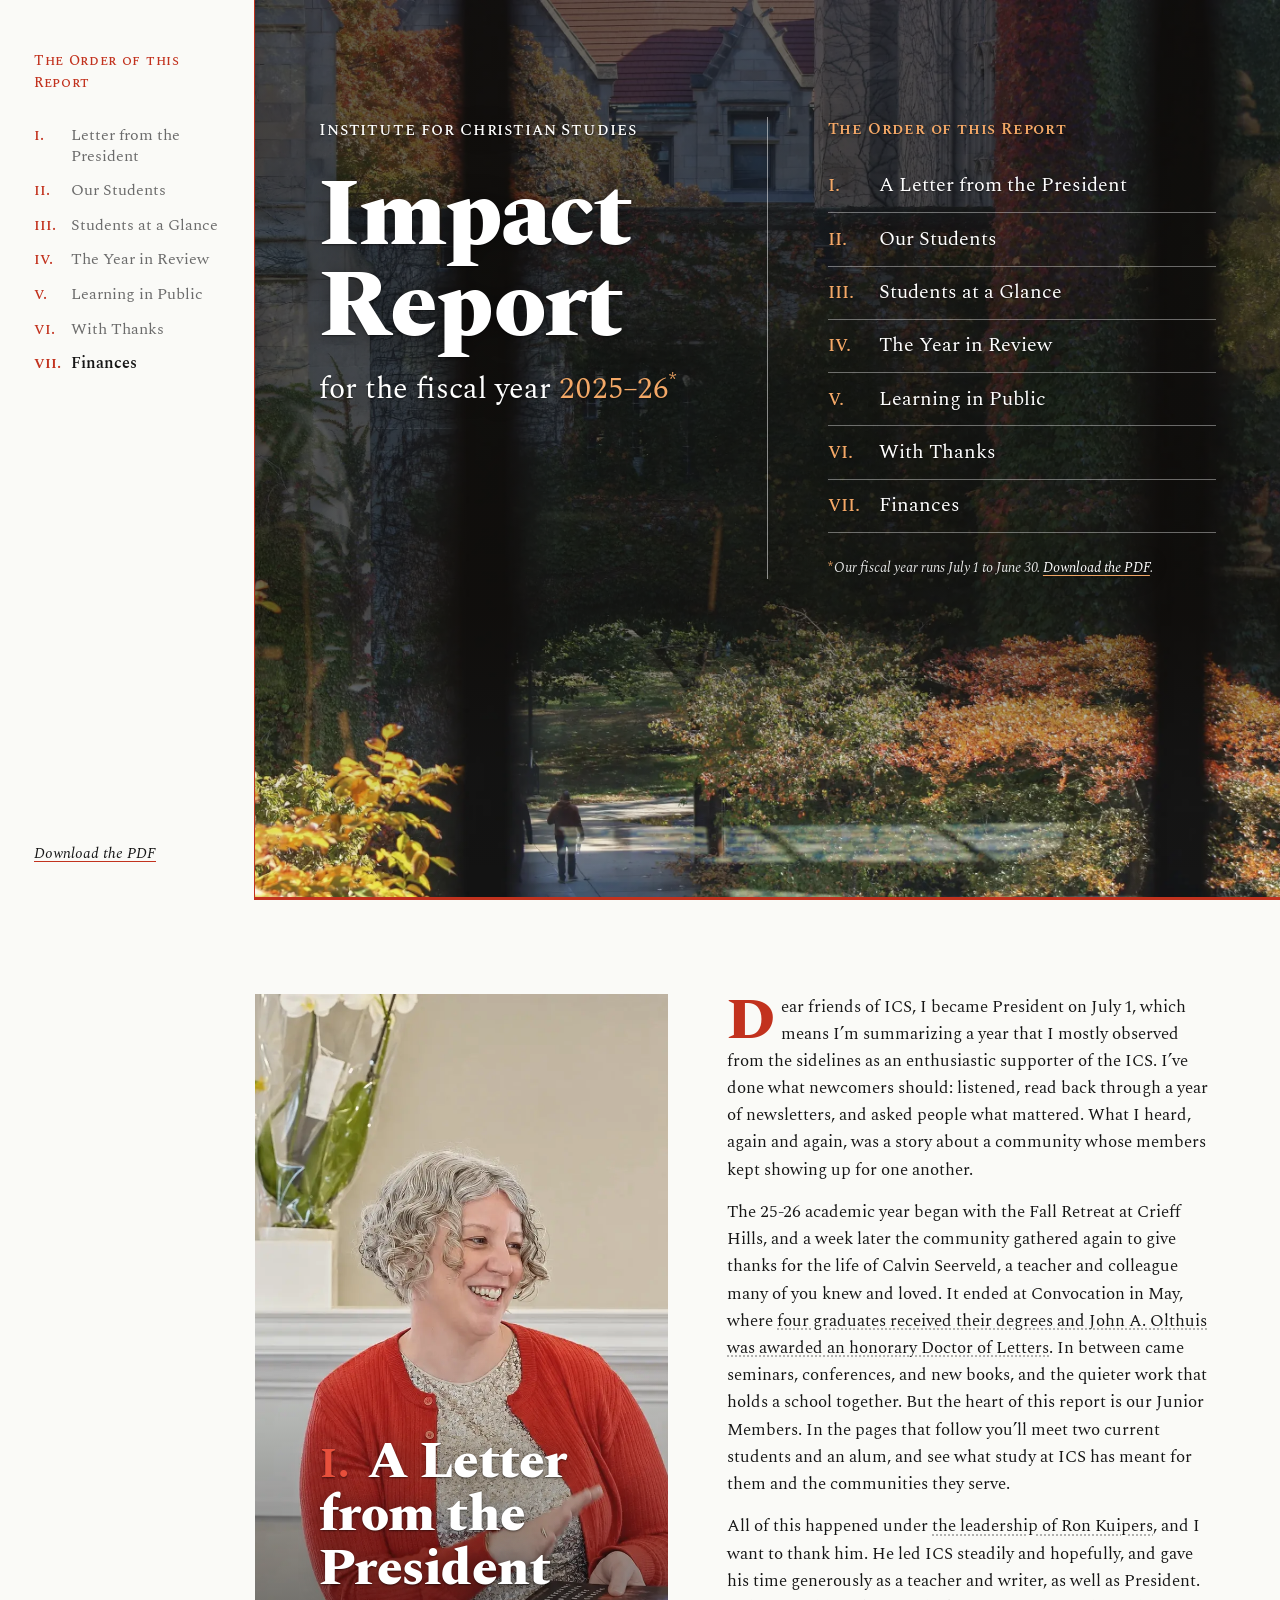
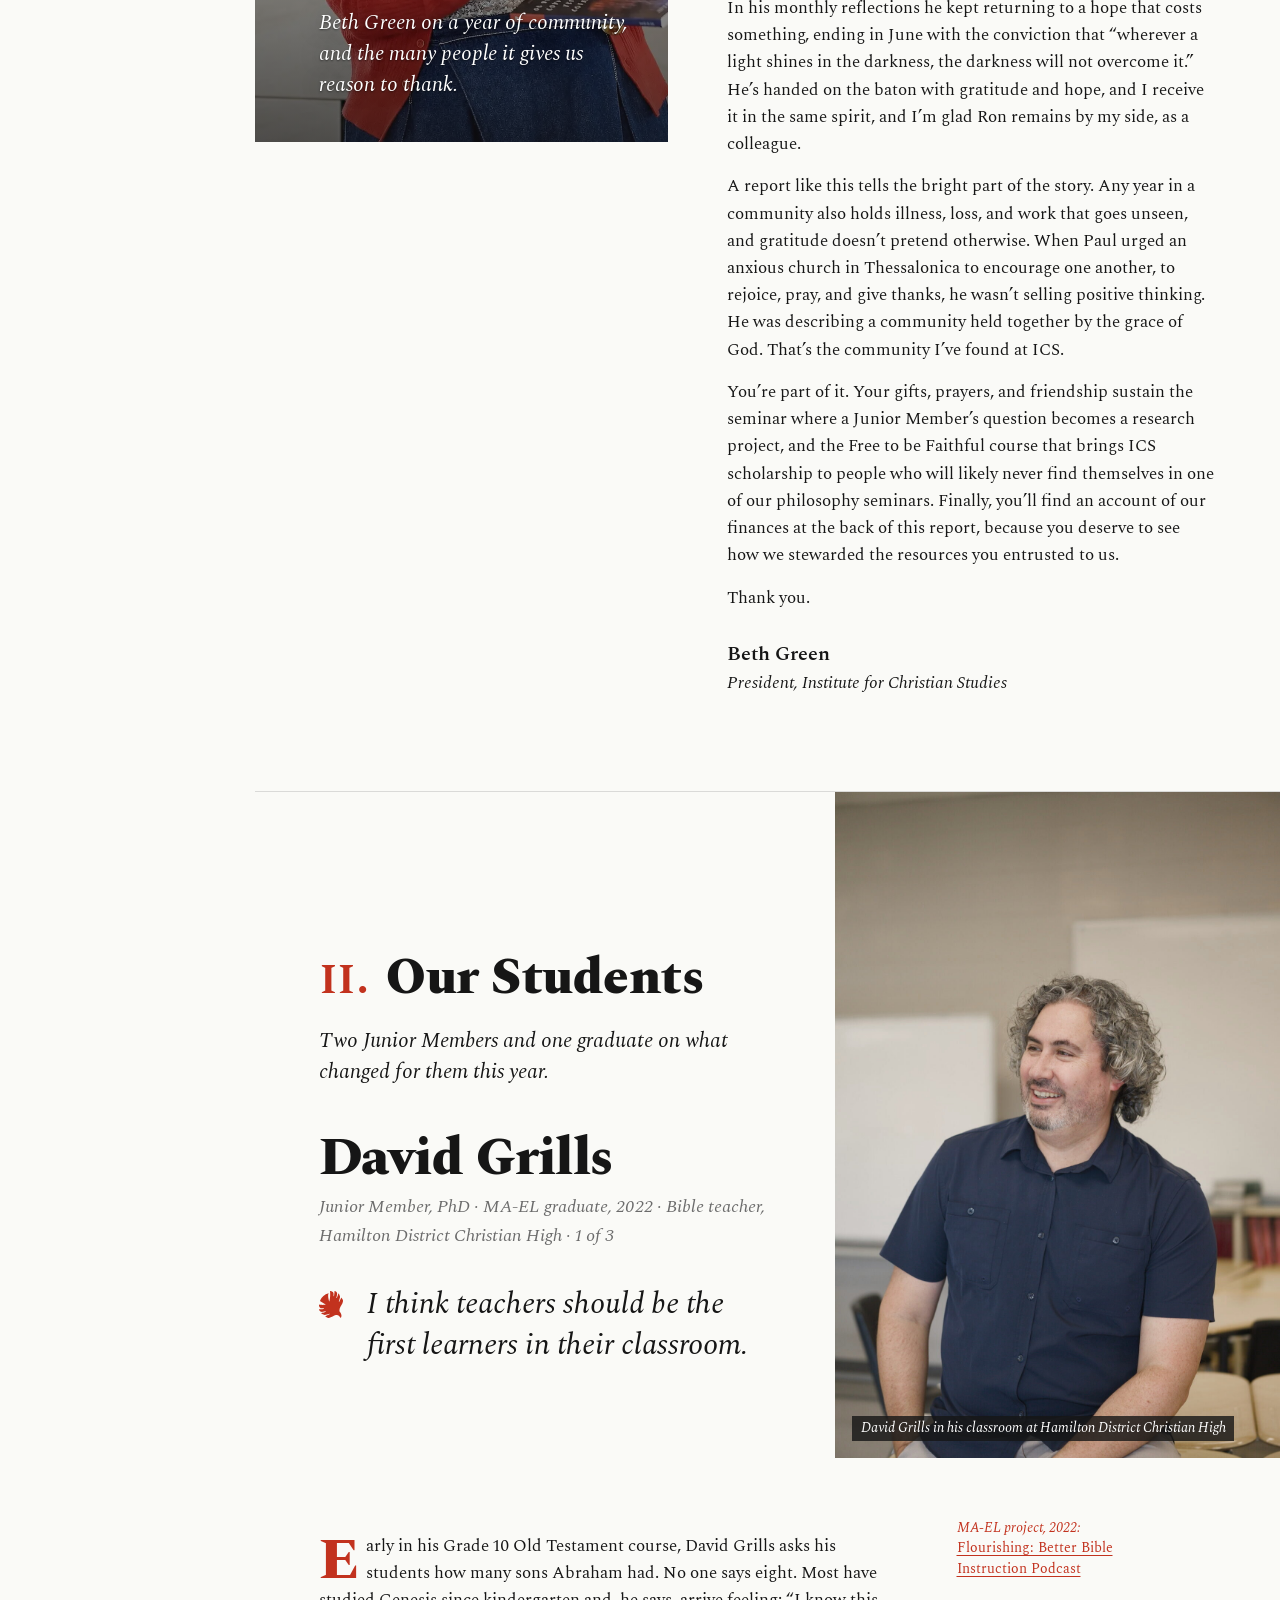
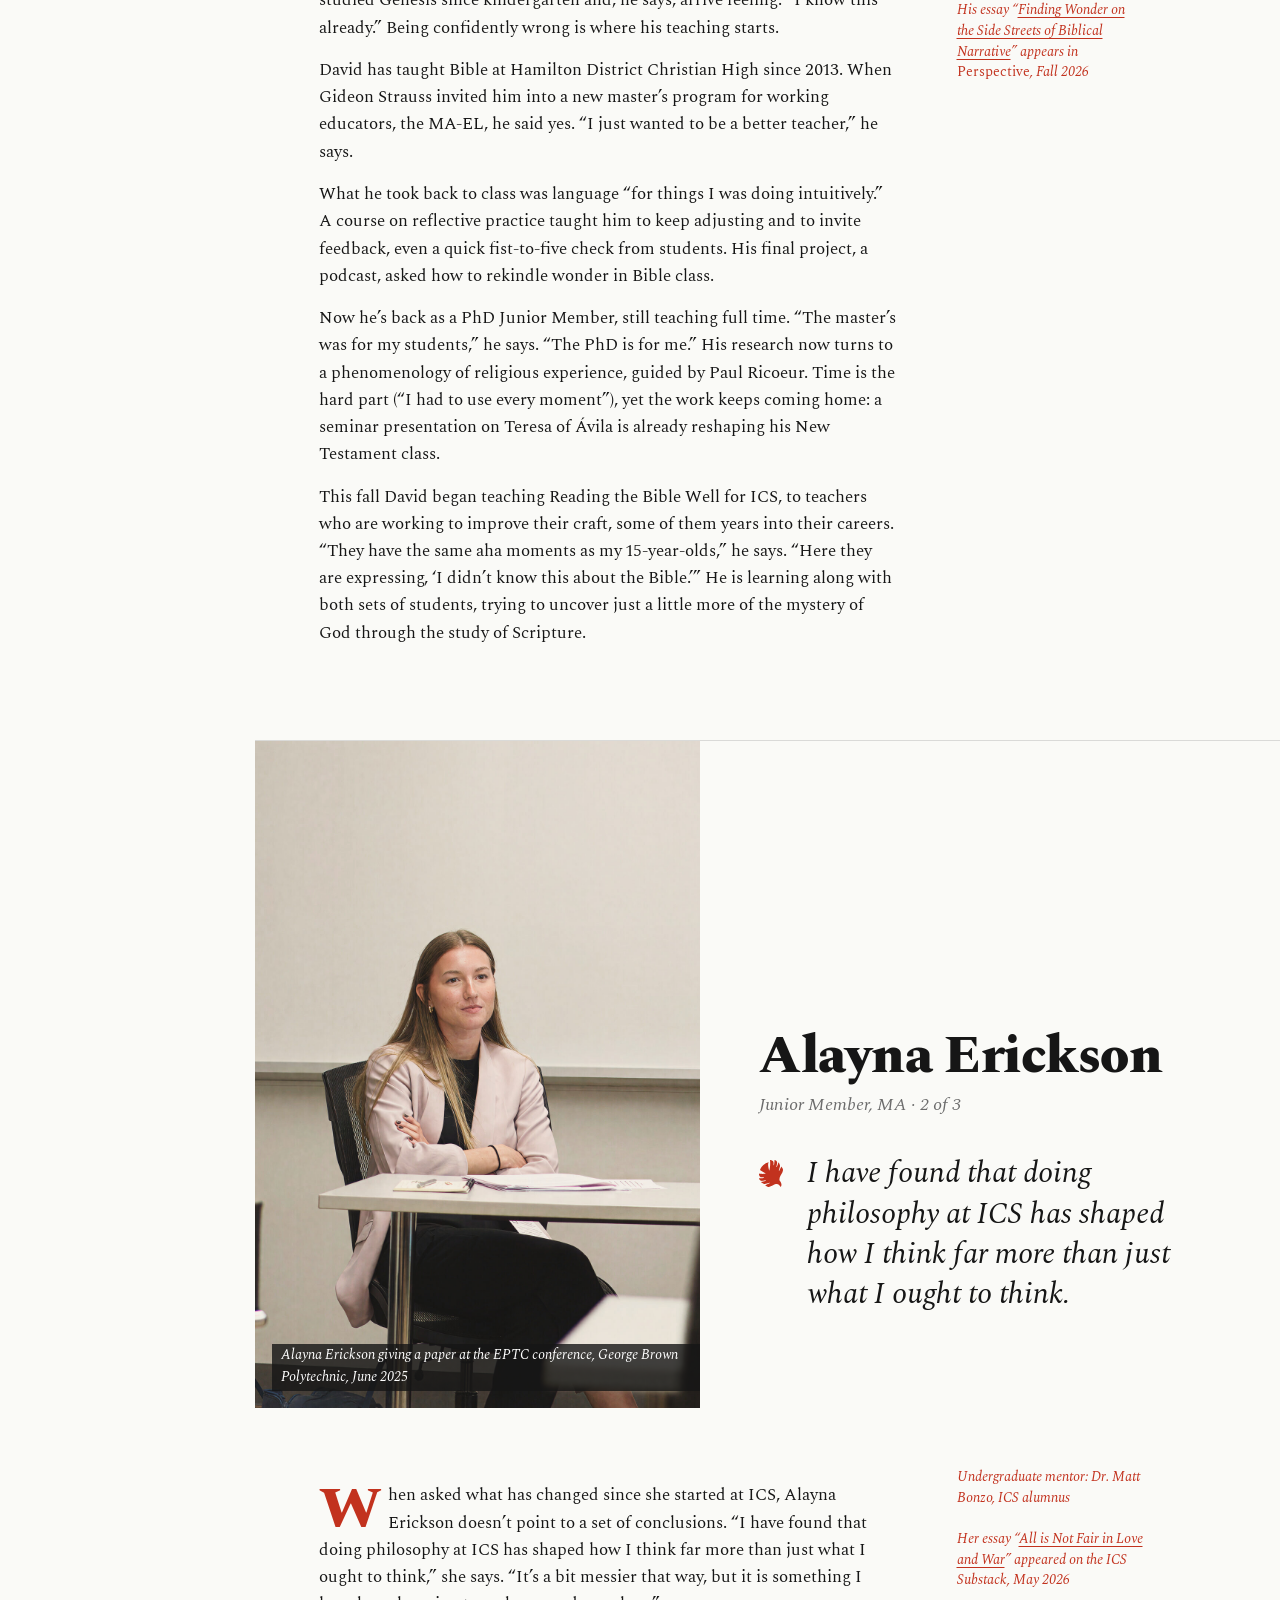
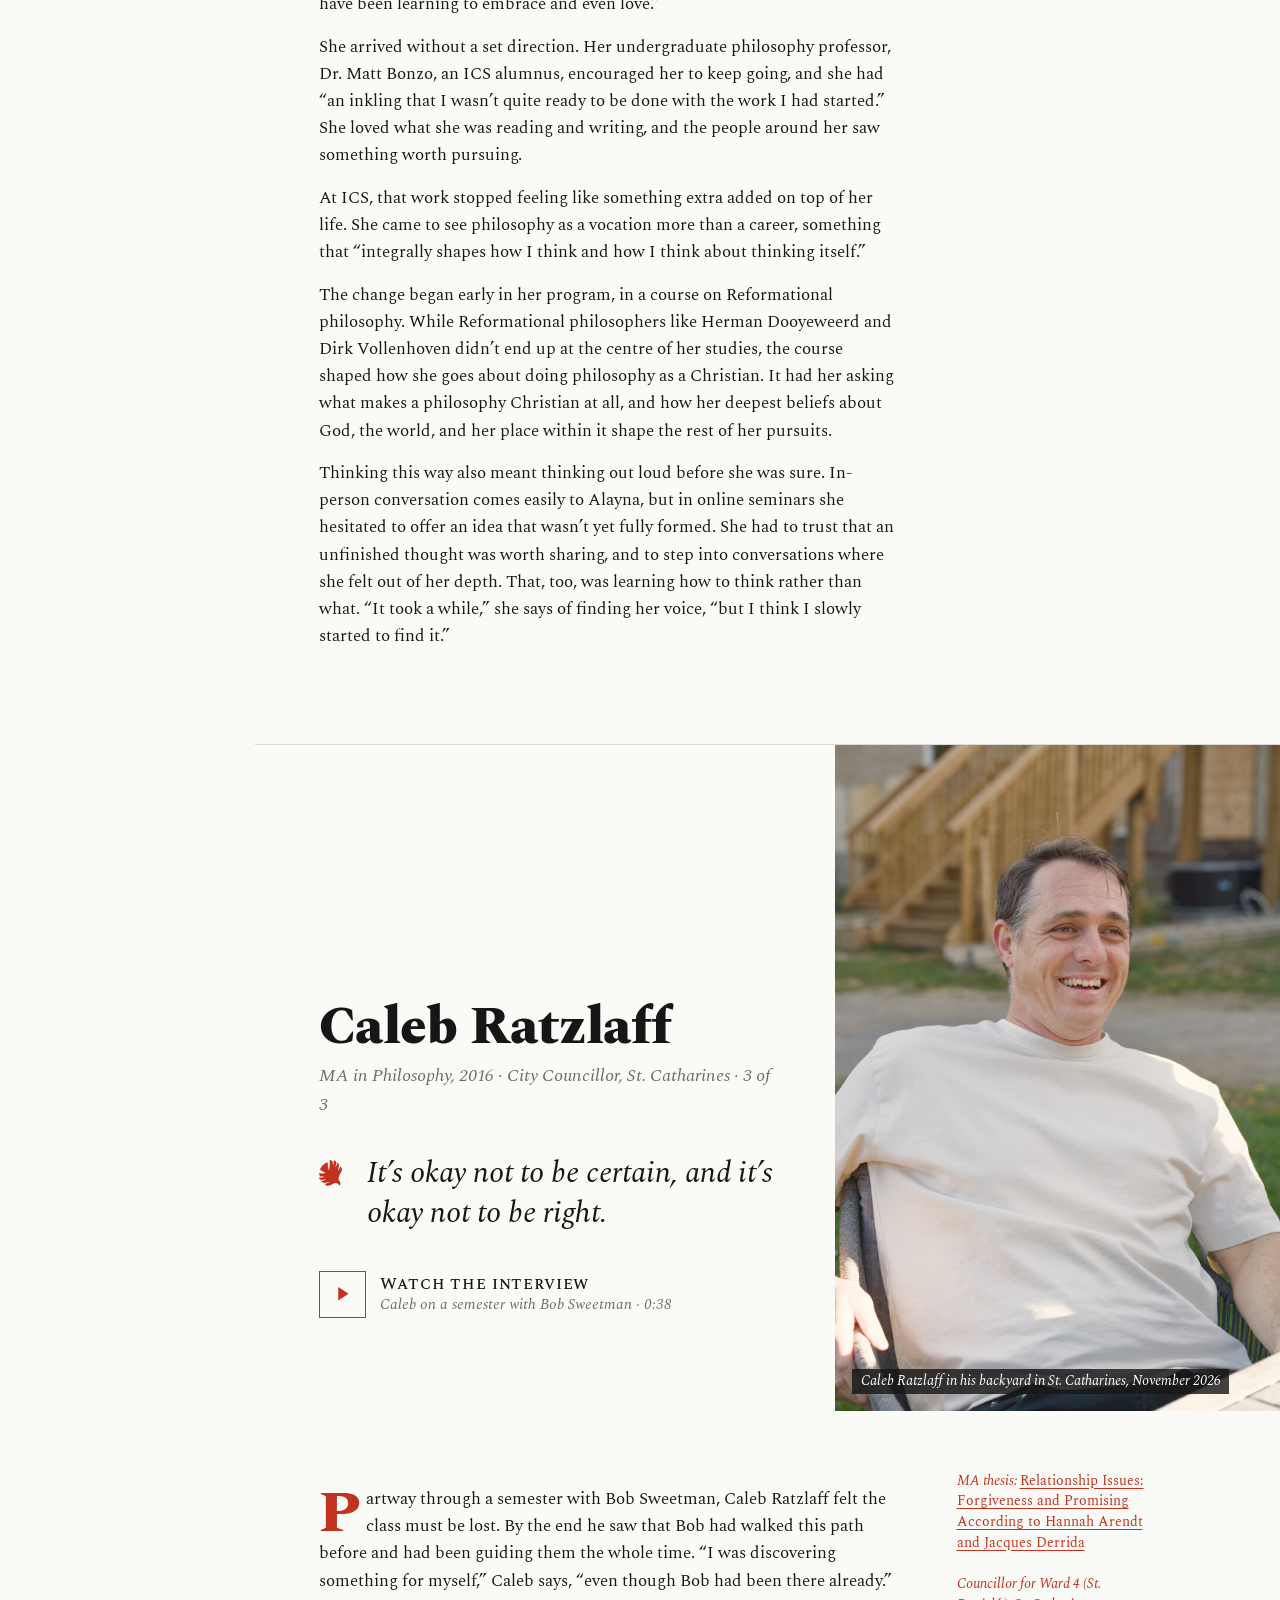
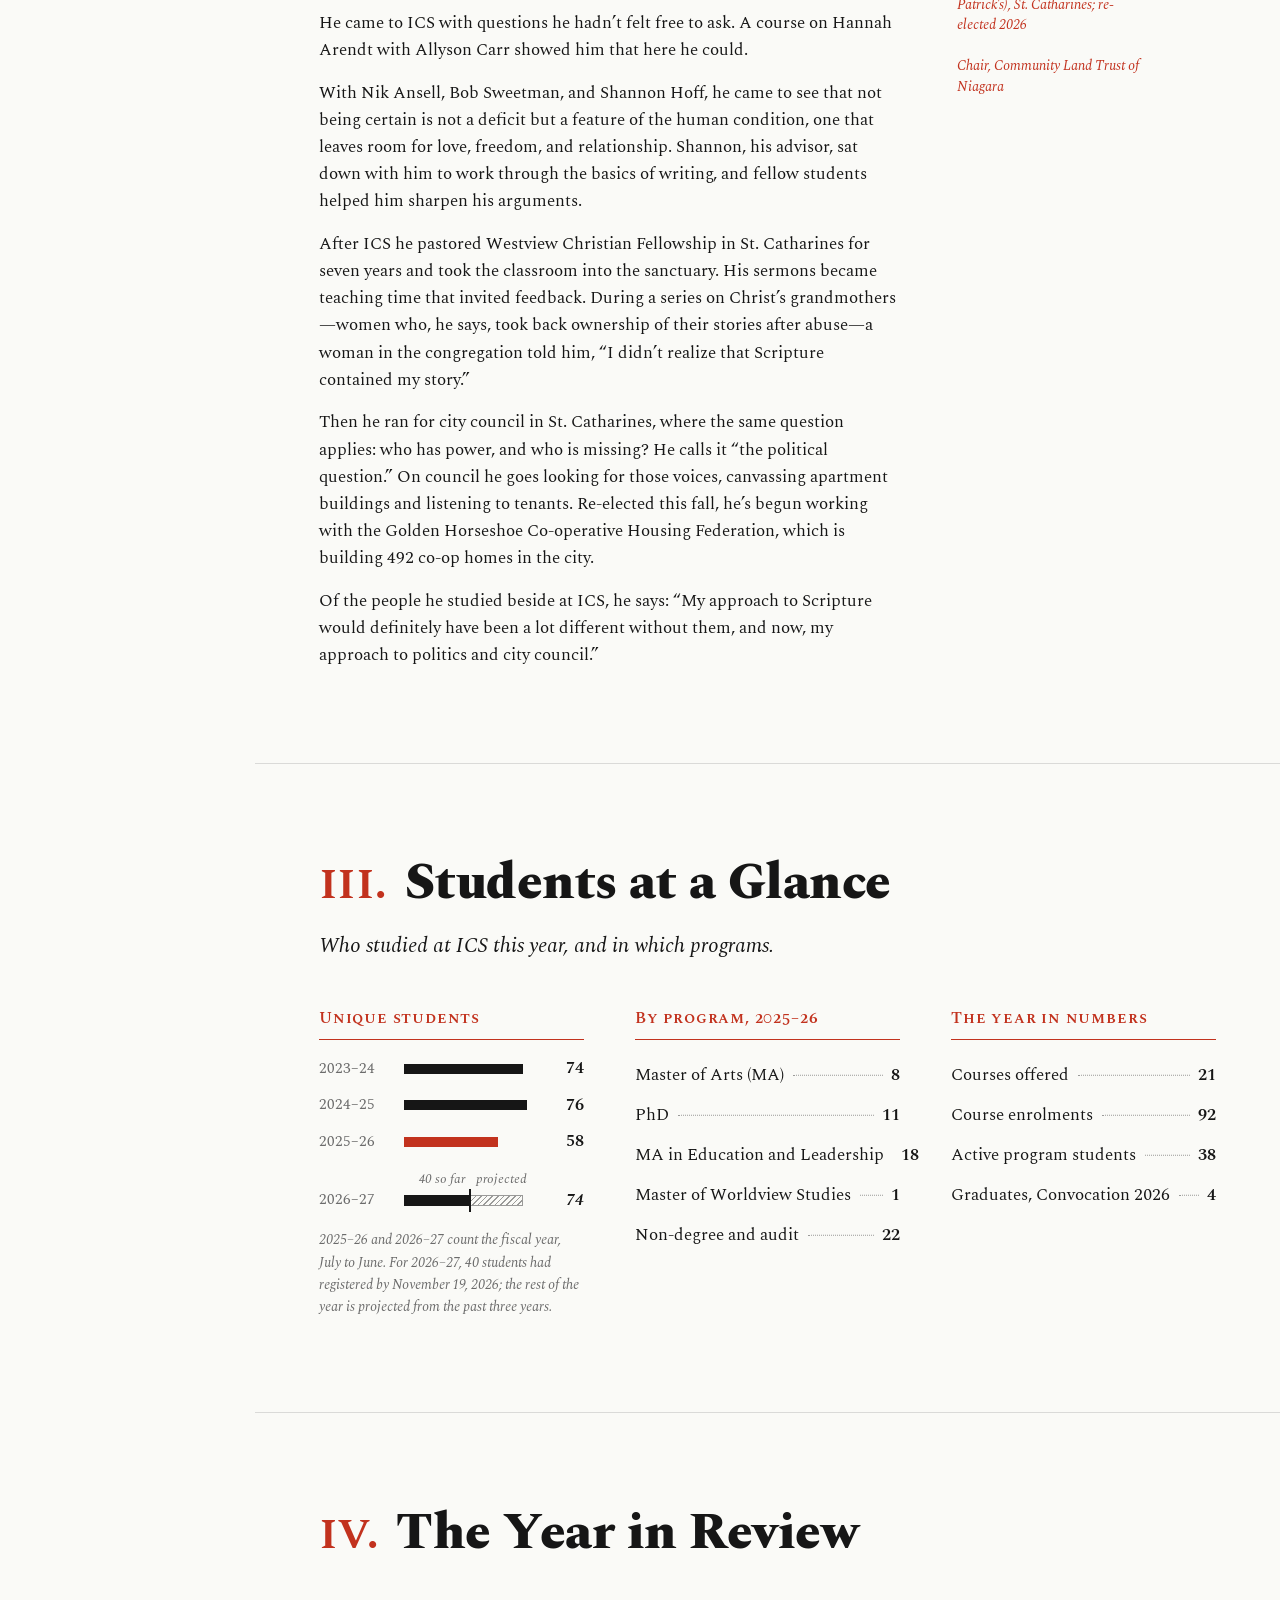
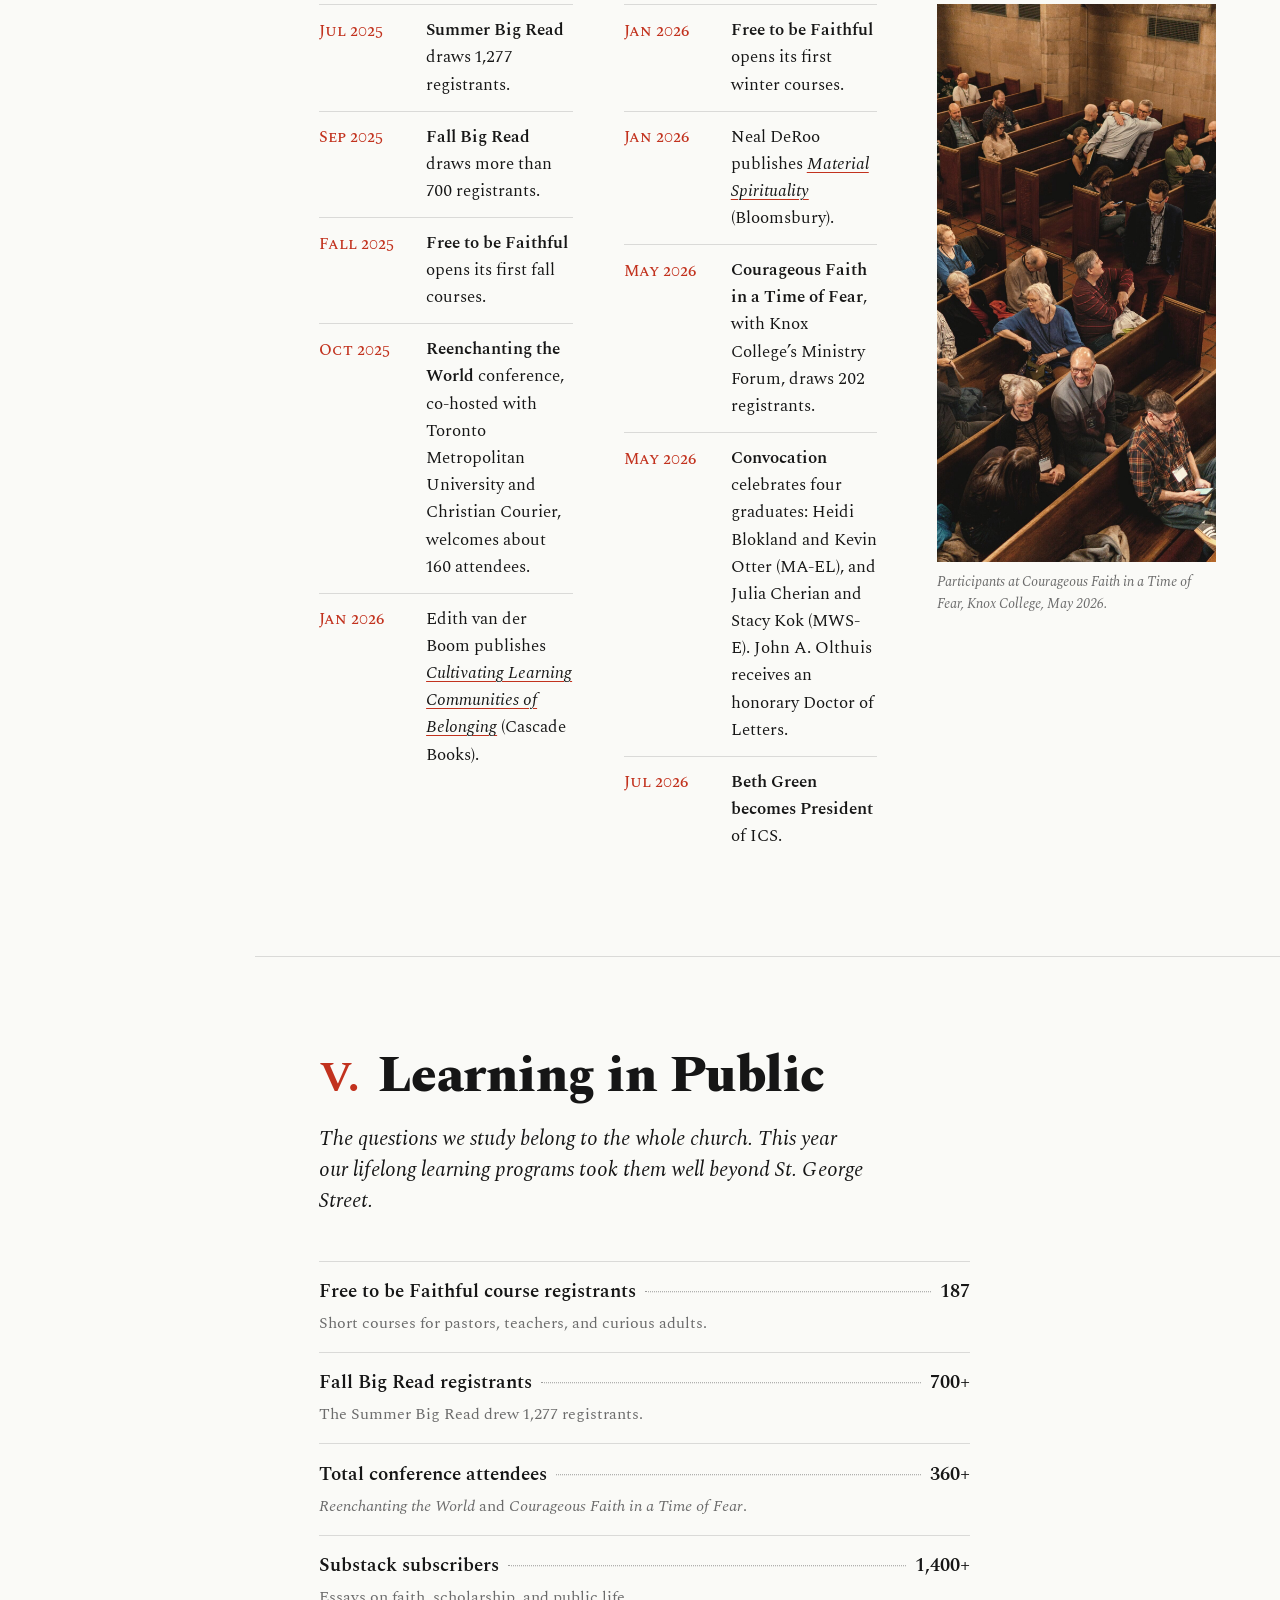
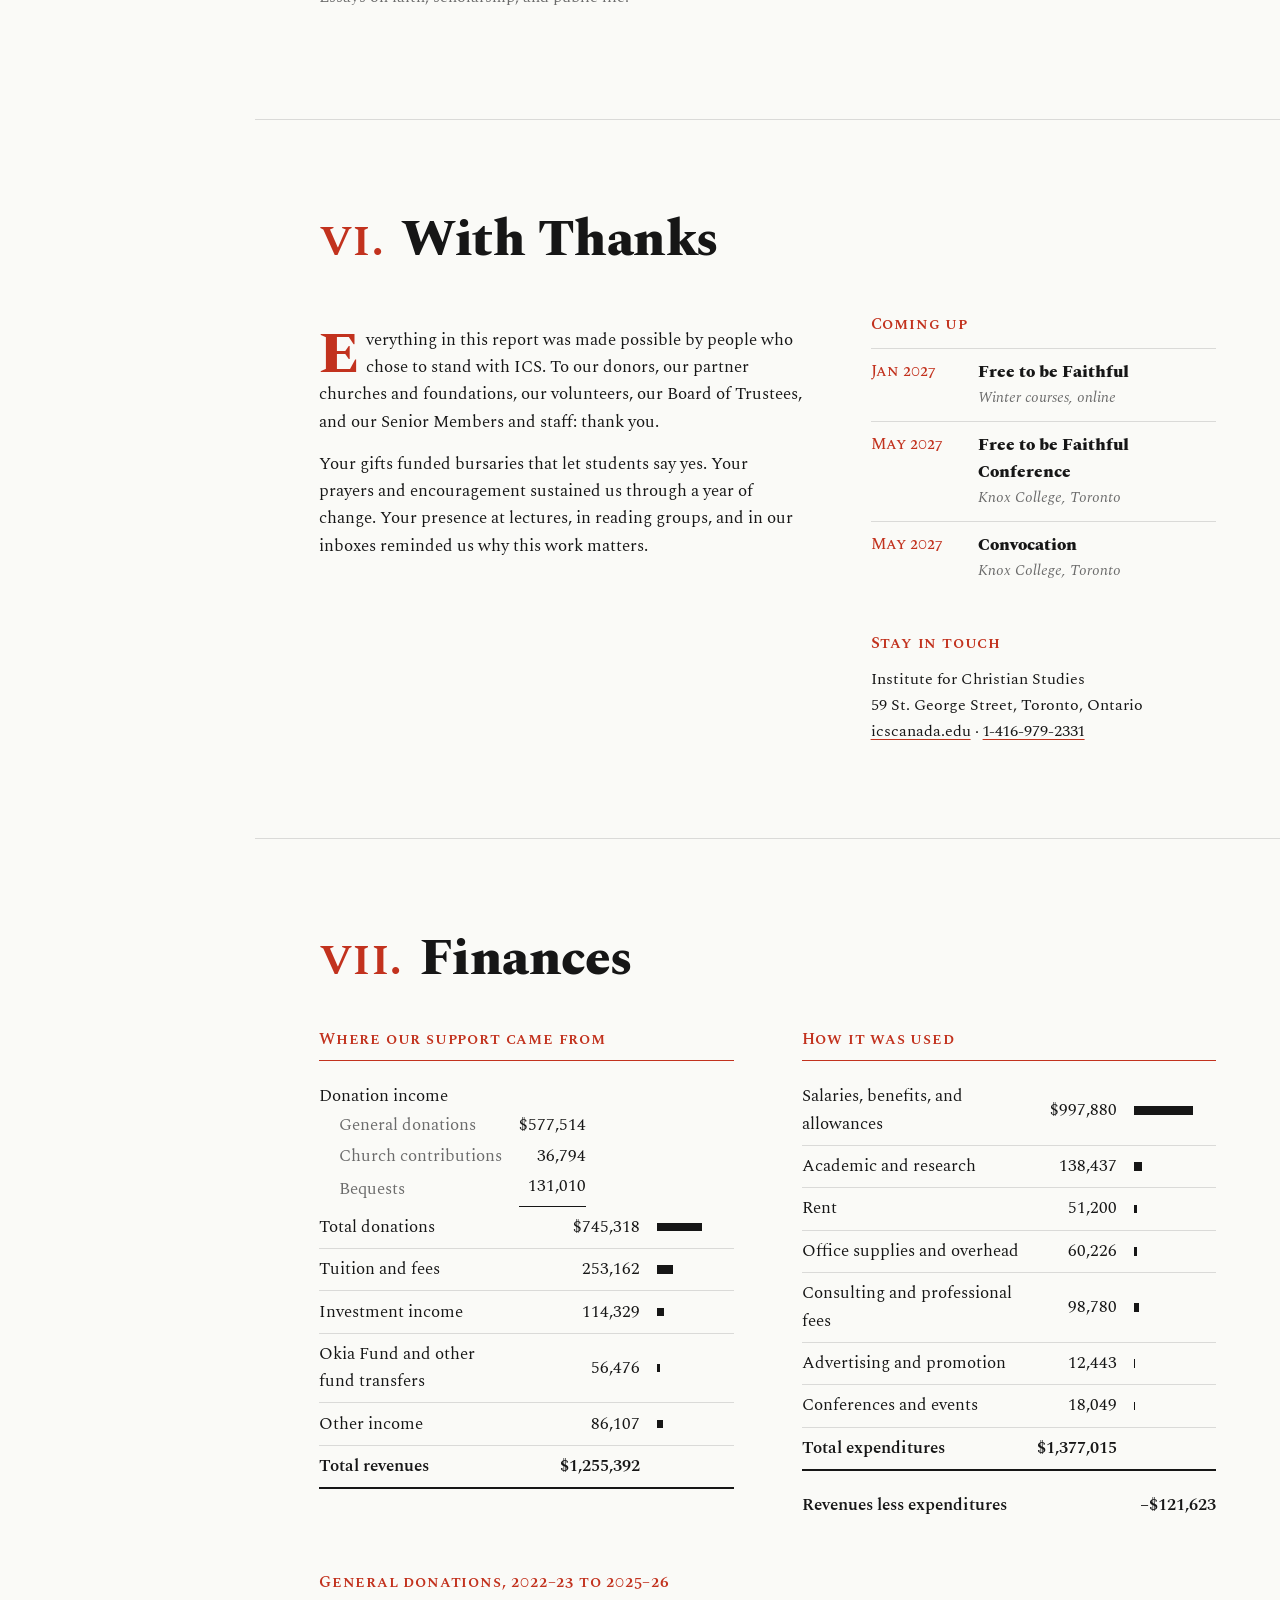
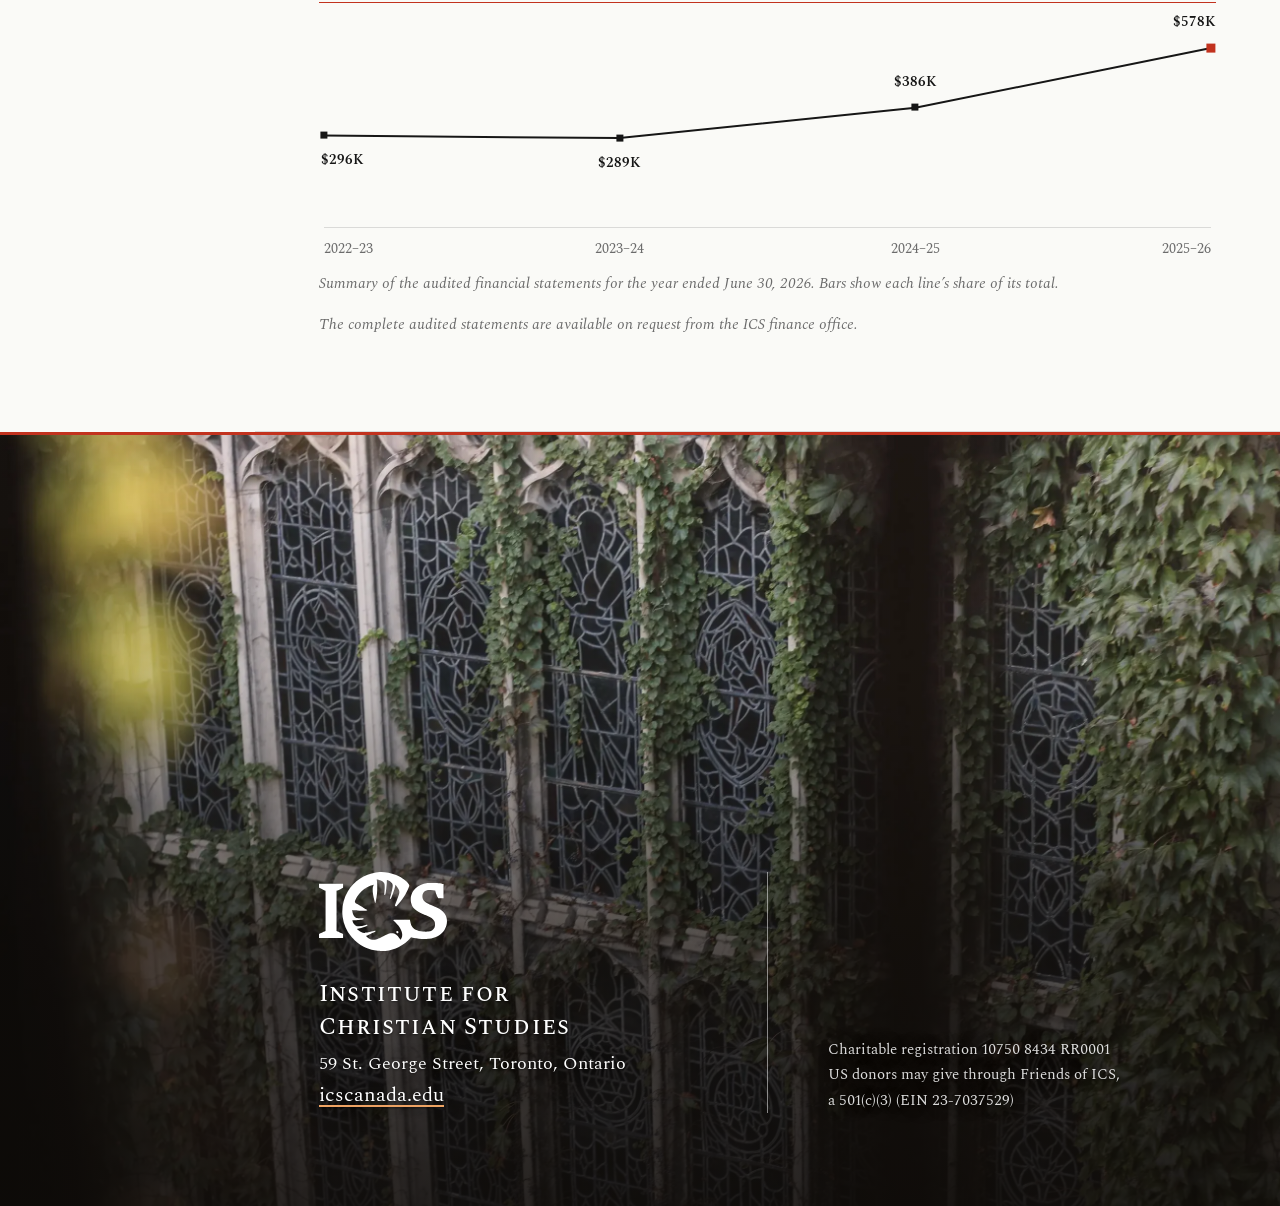
<file: index.html>
<!doctype html>
<html lang="en-CA">
<head>
<meta charset="utf-8">
<meta name="viewport" content="width=device-width, initial-scale=1">
<title>Impact Report 2025–26 · Institute for Christian Studies</title>
<link rel="icon" href="assets/logos/ics-favicon.png" type="image/png">
<link rel="apple-touch-icon" href="assets/logos/ics-favicon.png">
<meta name="robots" content="noindex">
<!-- The front page is the current Impact Report. Change the address here (three places) when a new report is published. -->
<link rel="canonical" href="https://supporters.icscanada.edu/26-impact/">
<meta http-equiv="refresh" content="0; url=26-impact/">
<script>location.replace('26-impact/' + location.hash);</script>
</head>
<body>
<p><a href="26-impact/">Impact Report 2025–26</a></p>
</body>
</html>
</file>
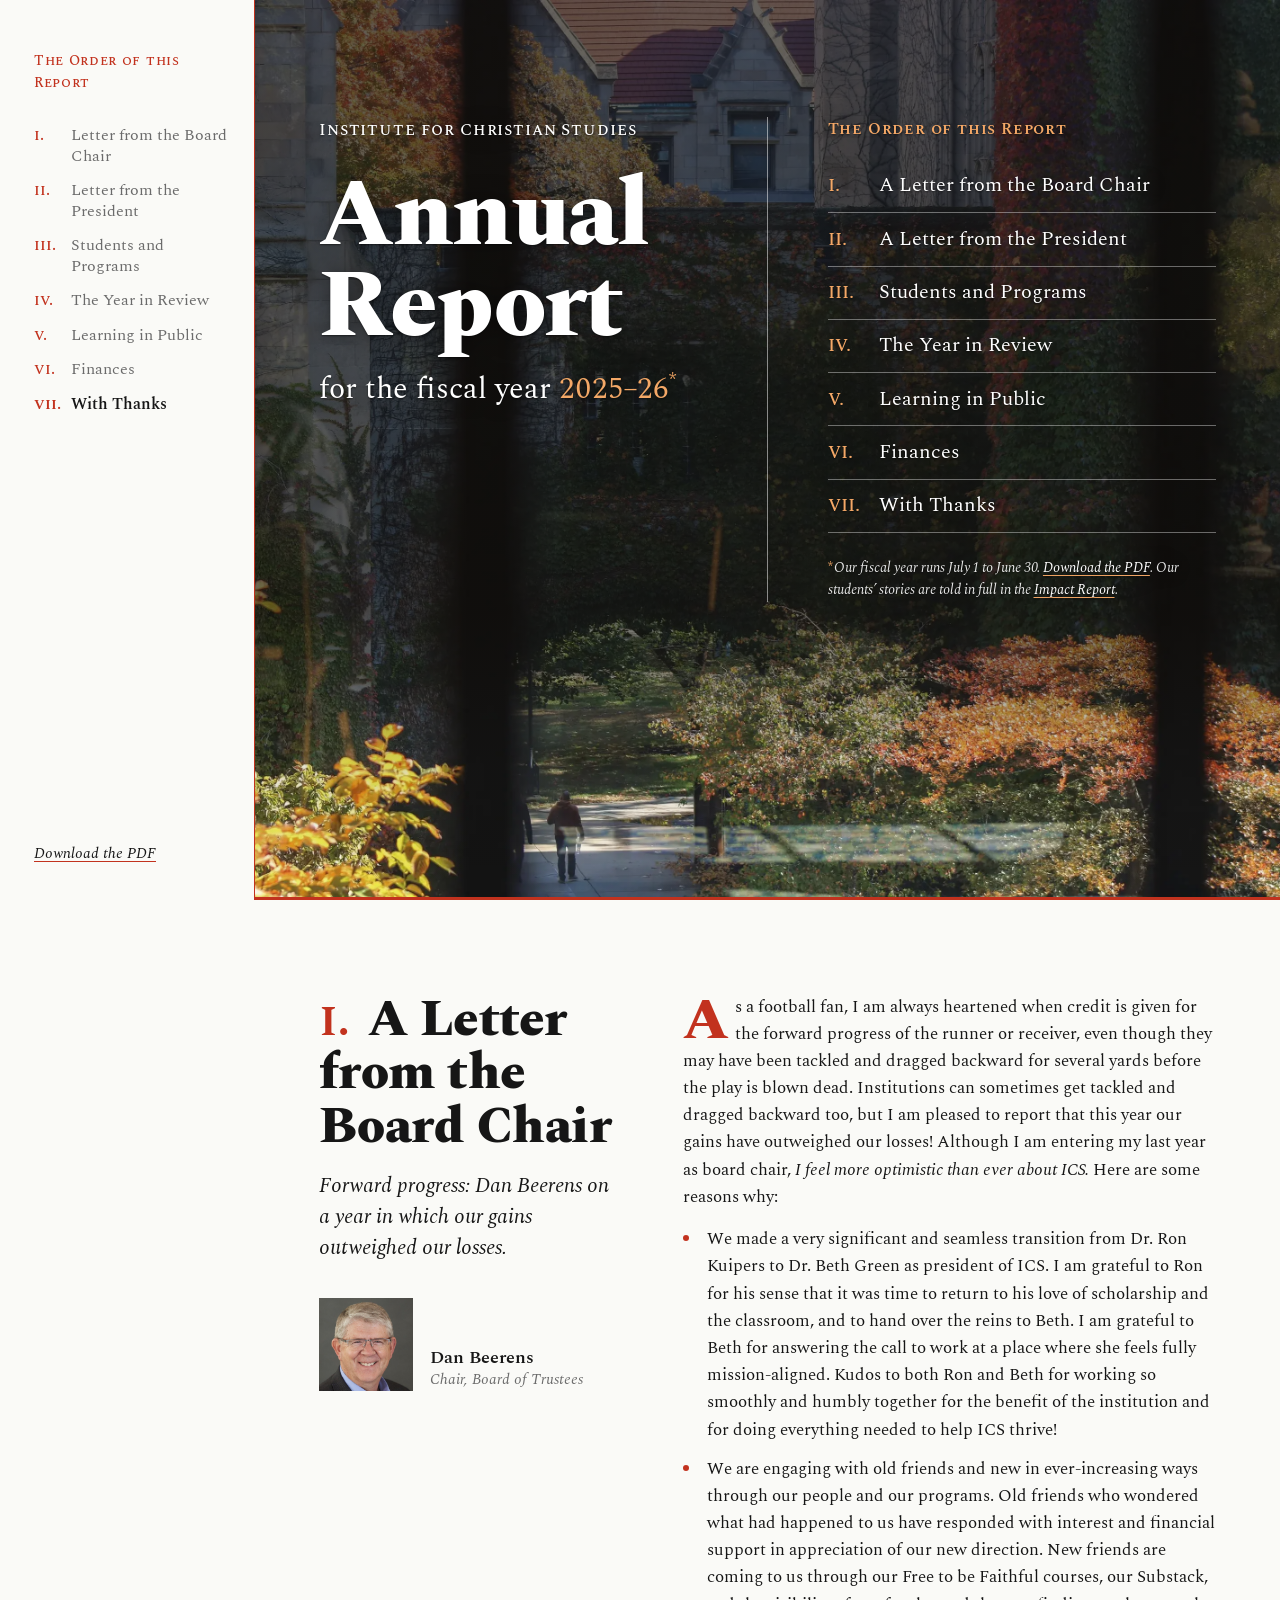
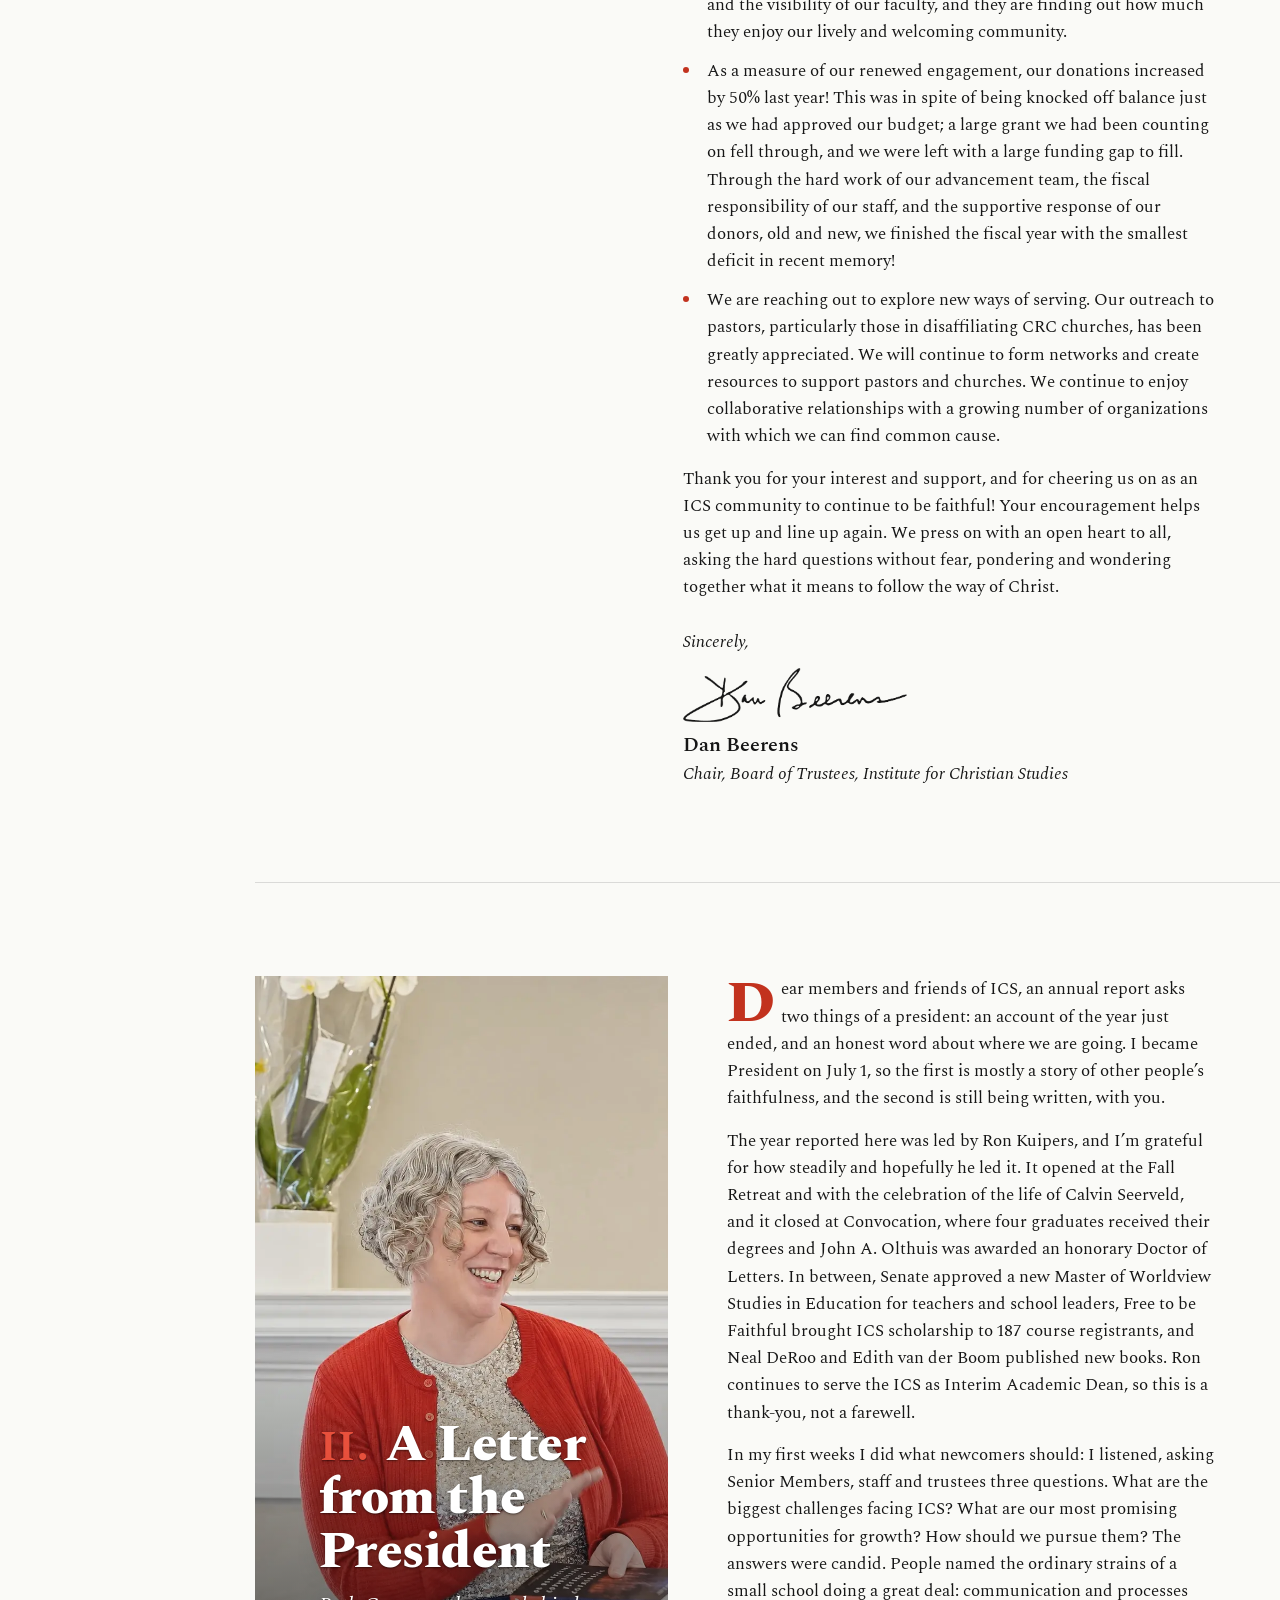
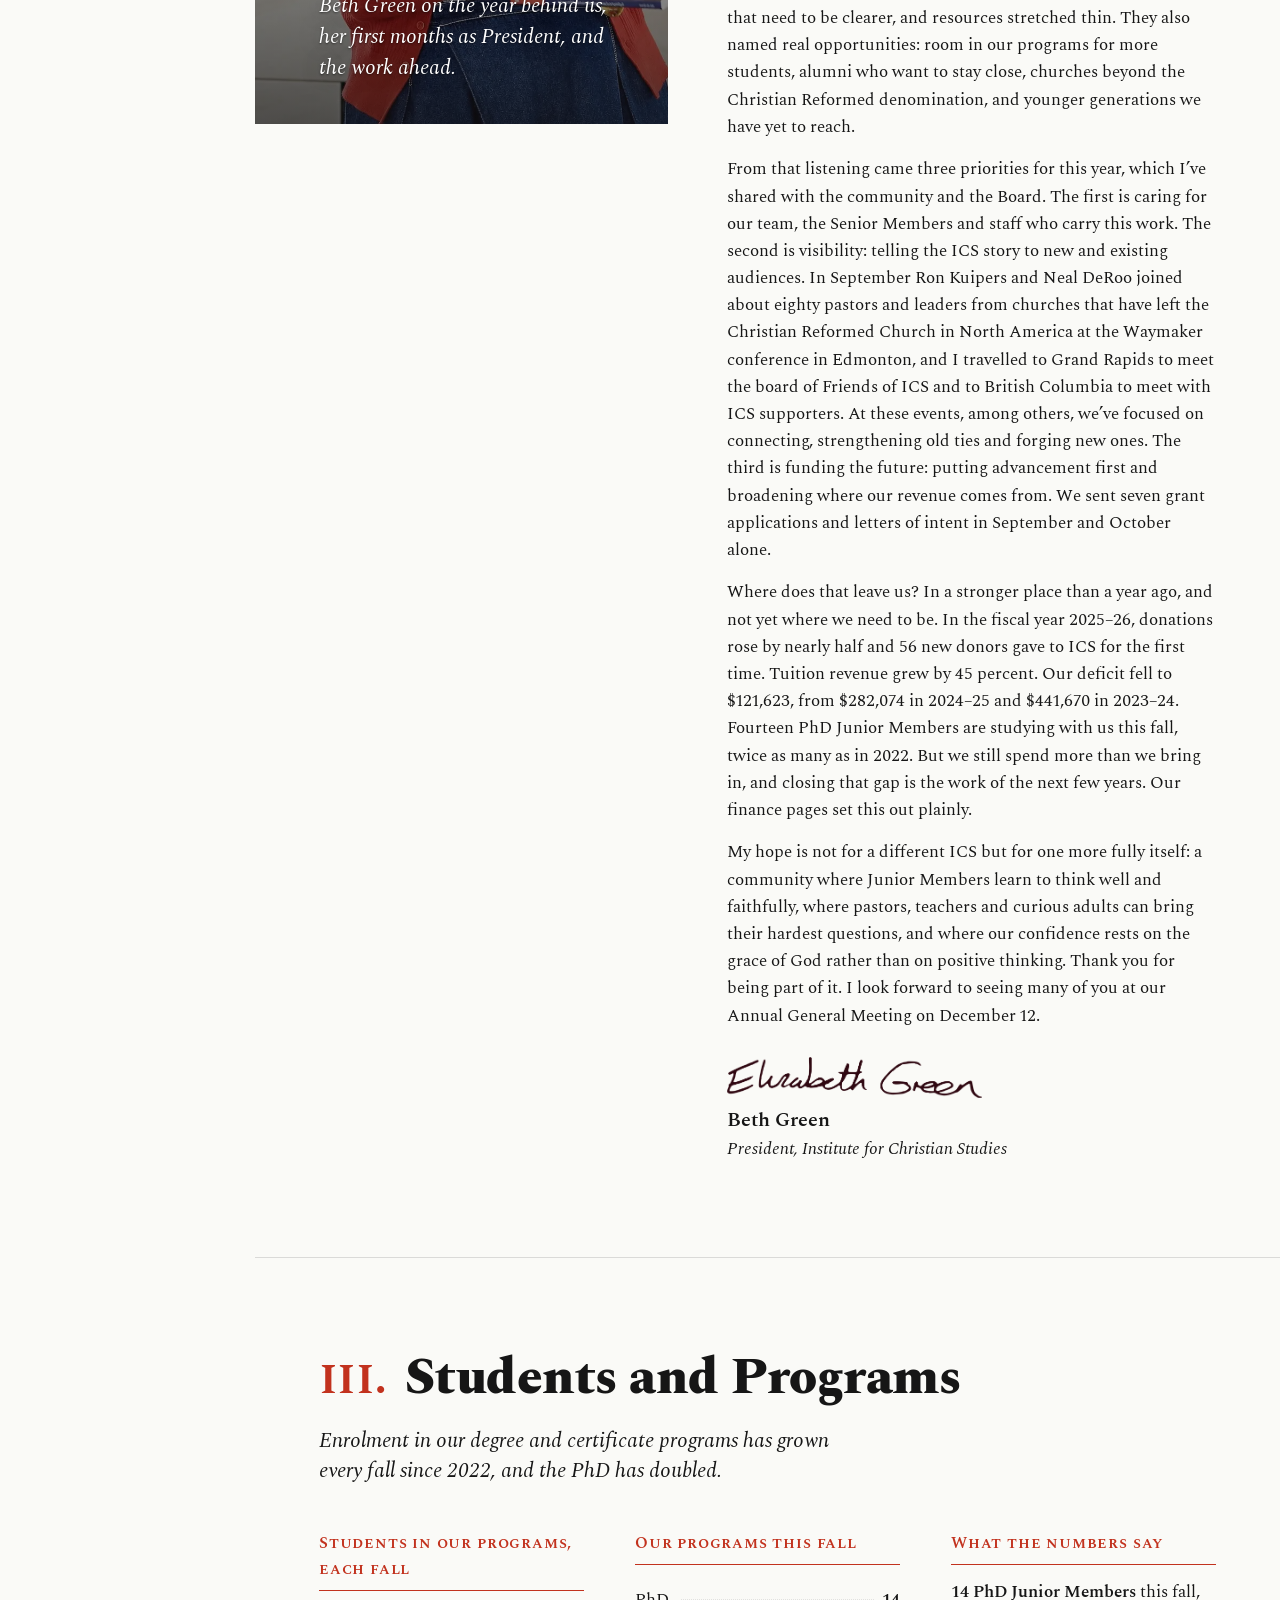
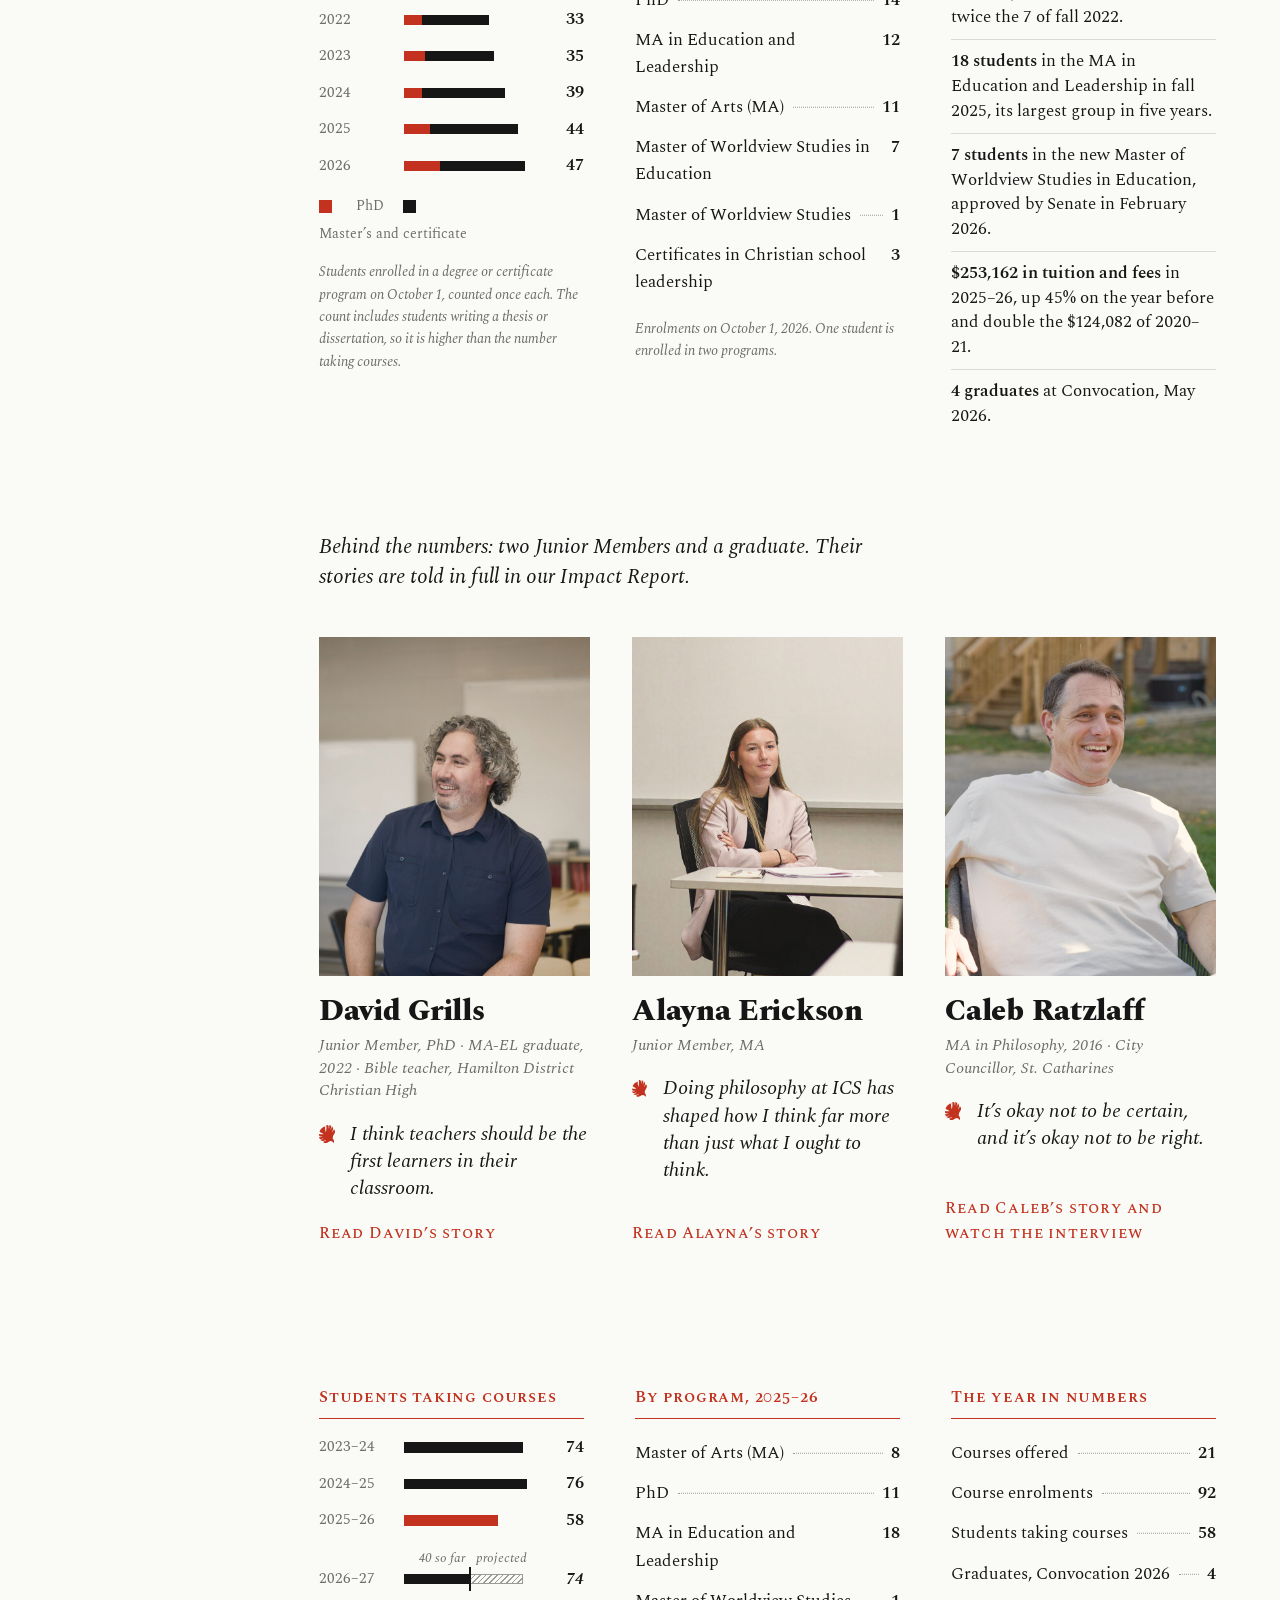
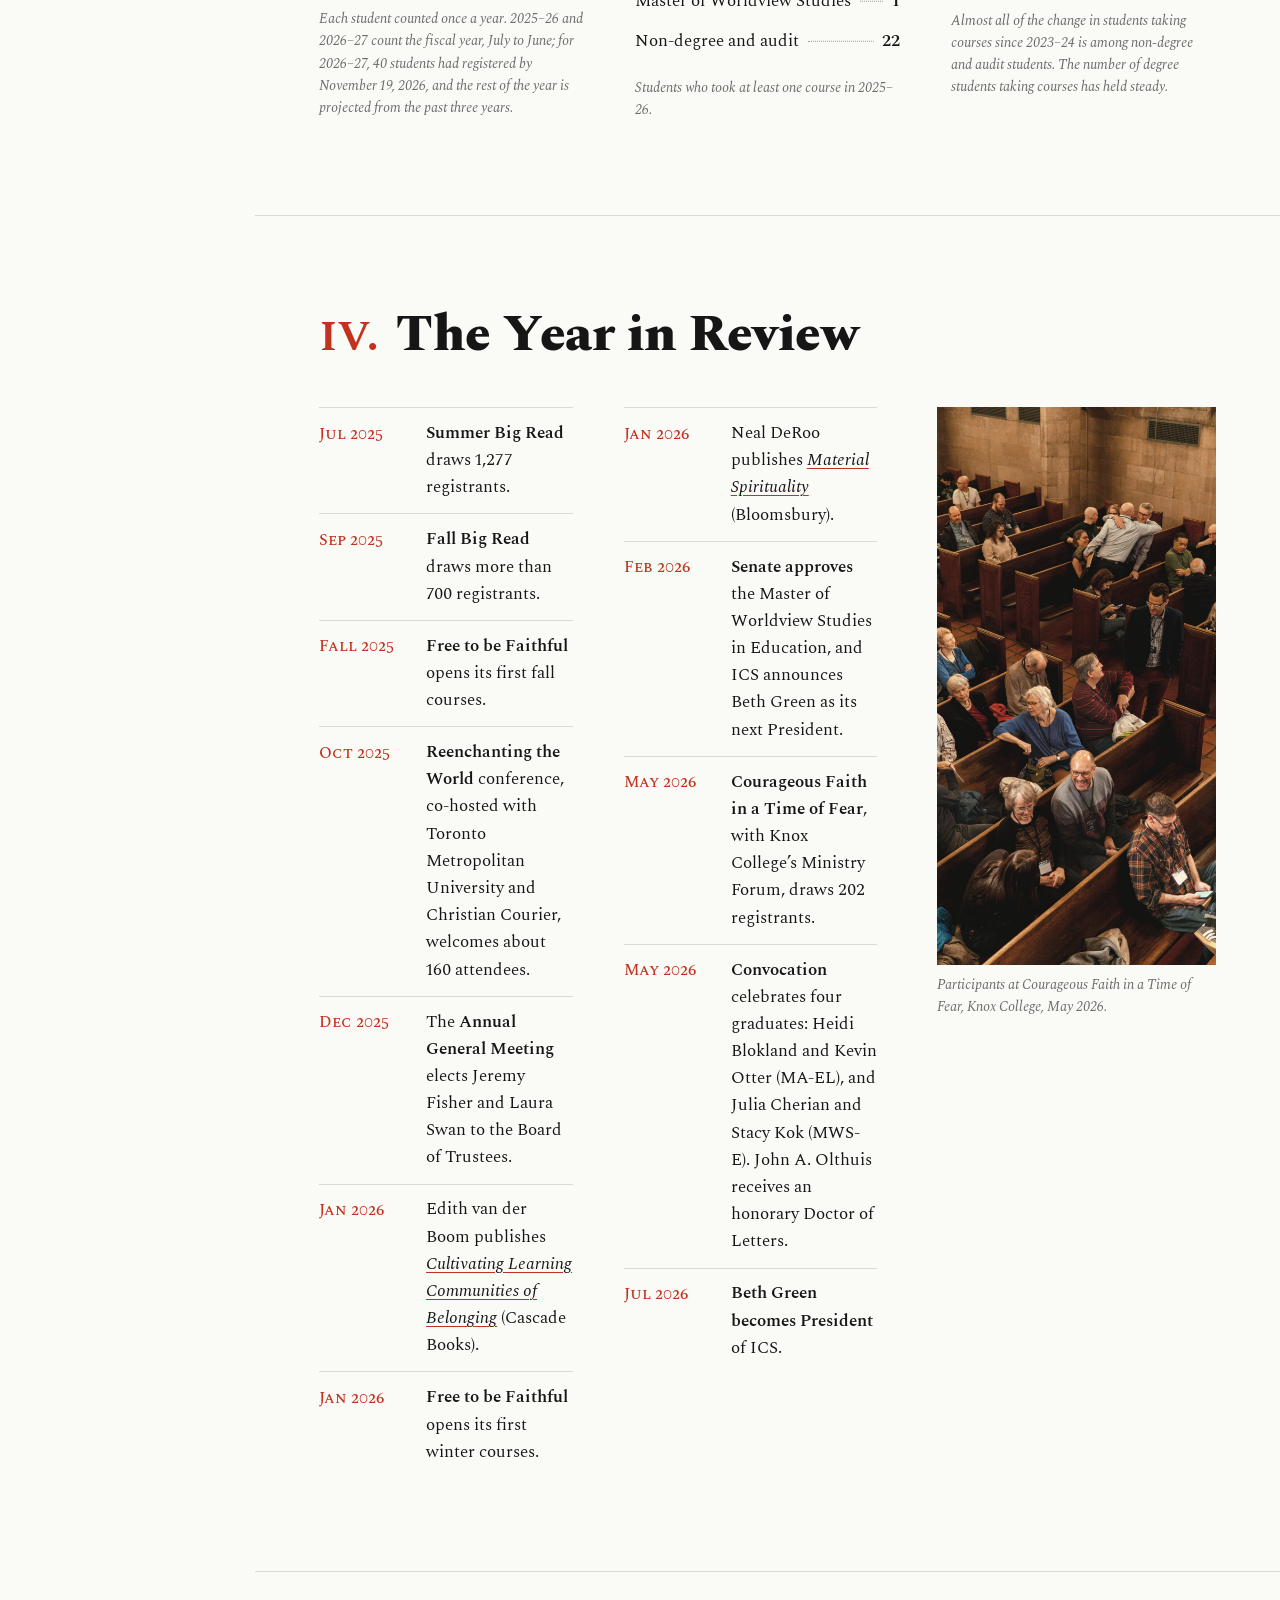
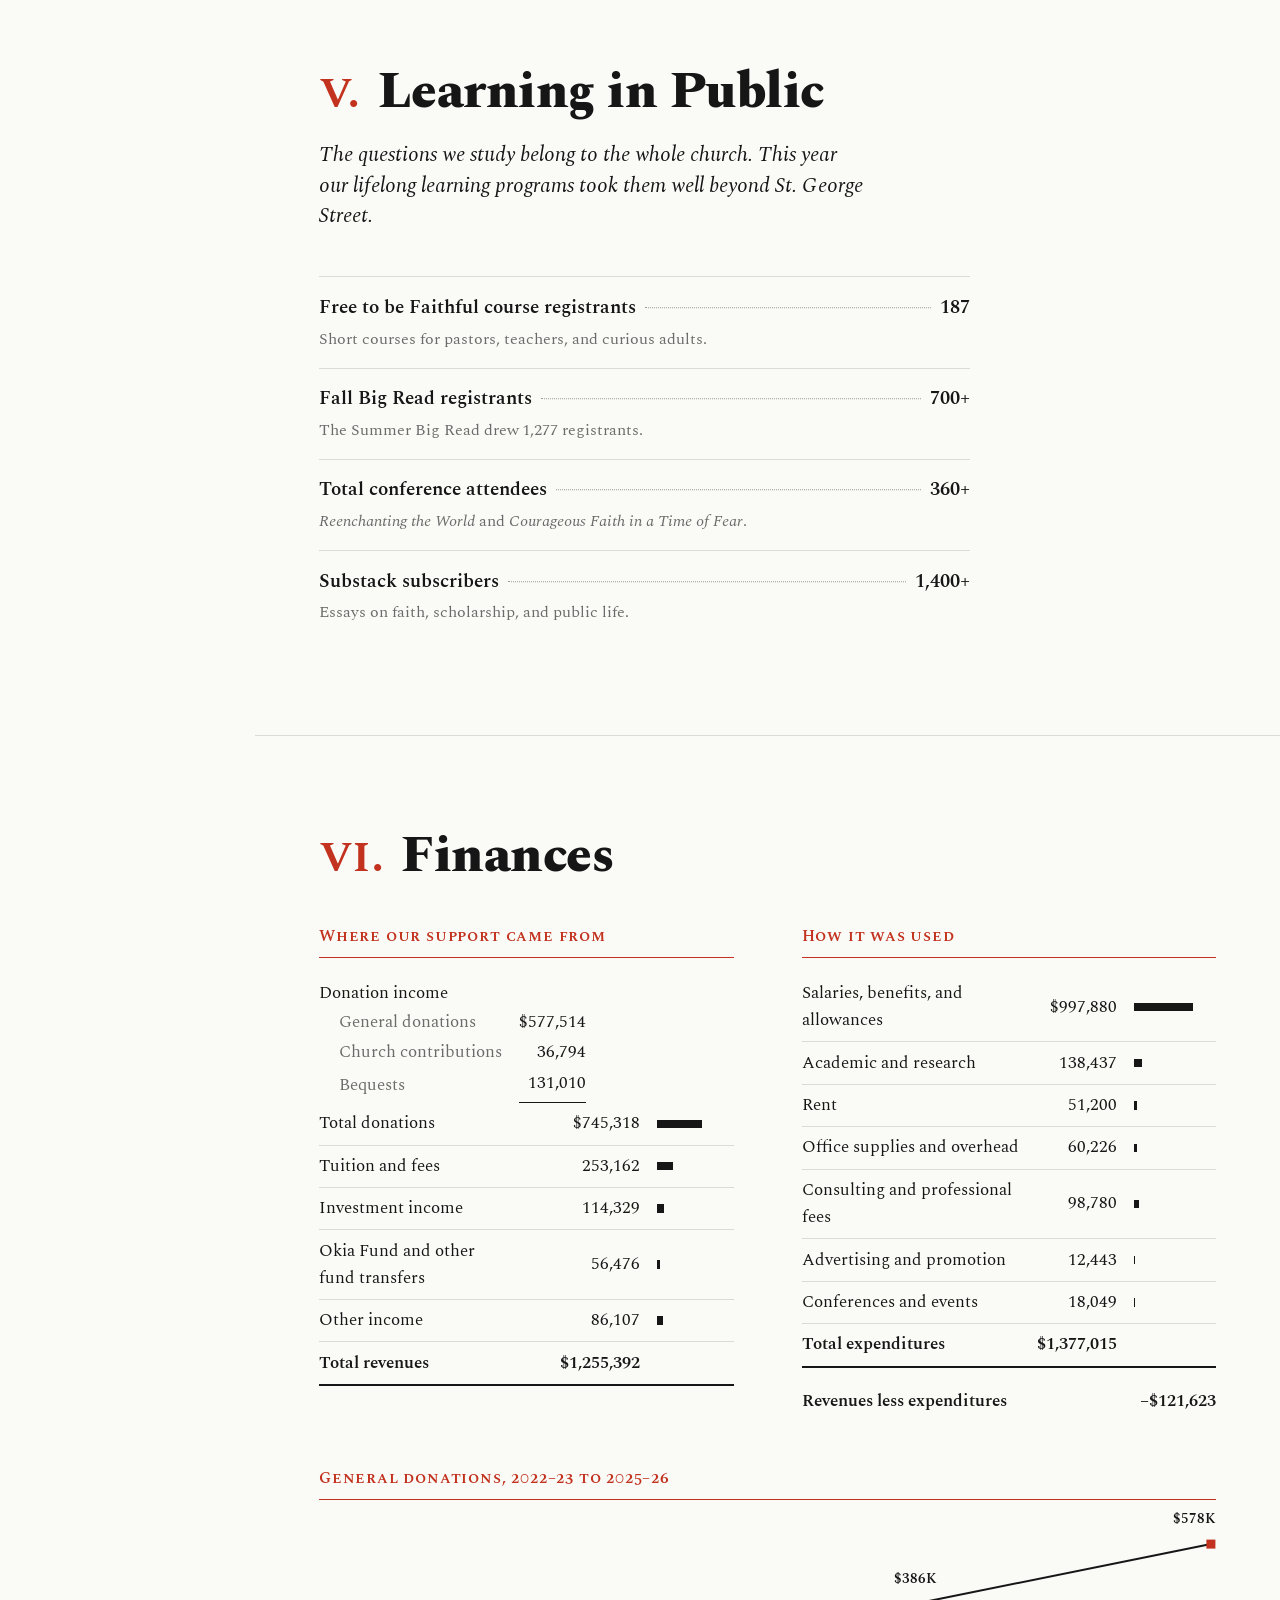
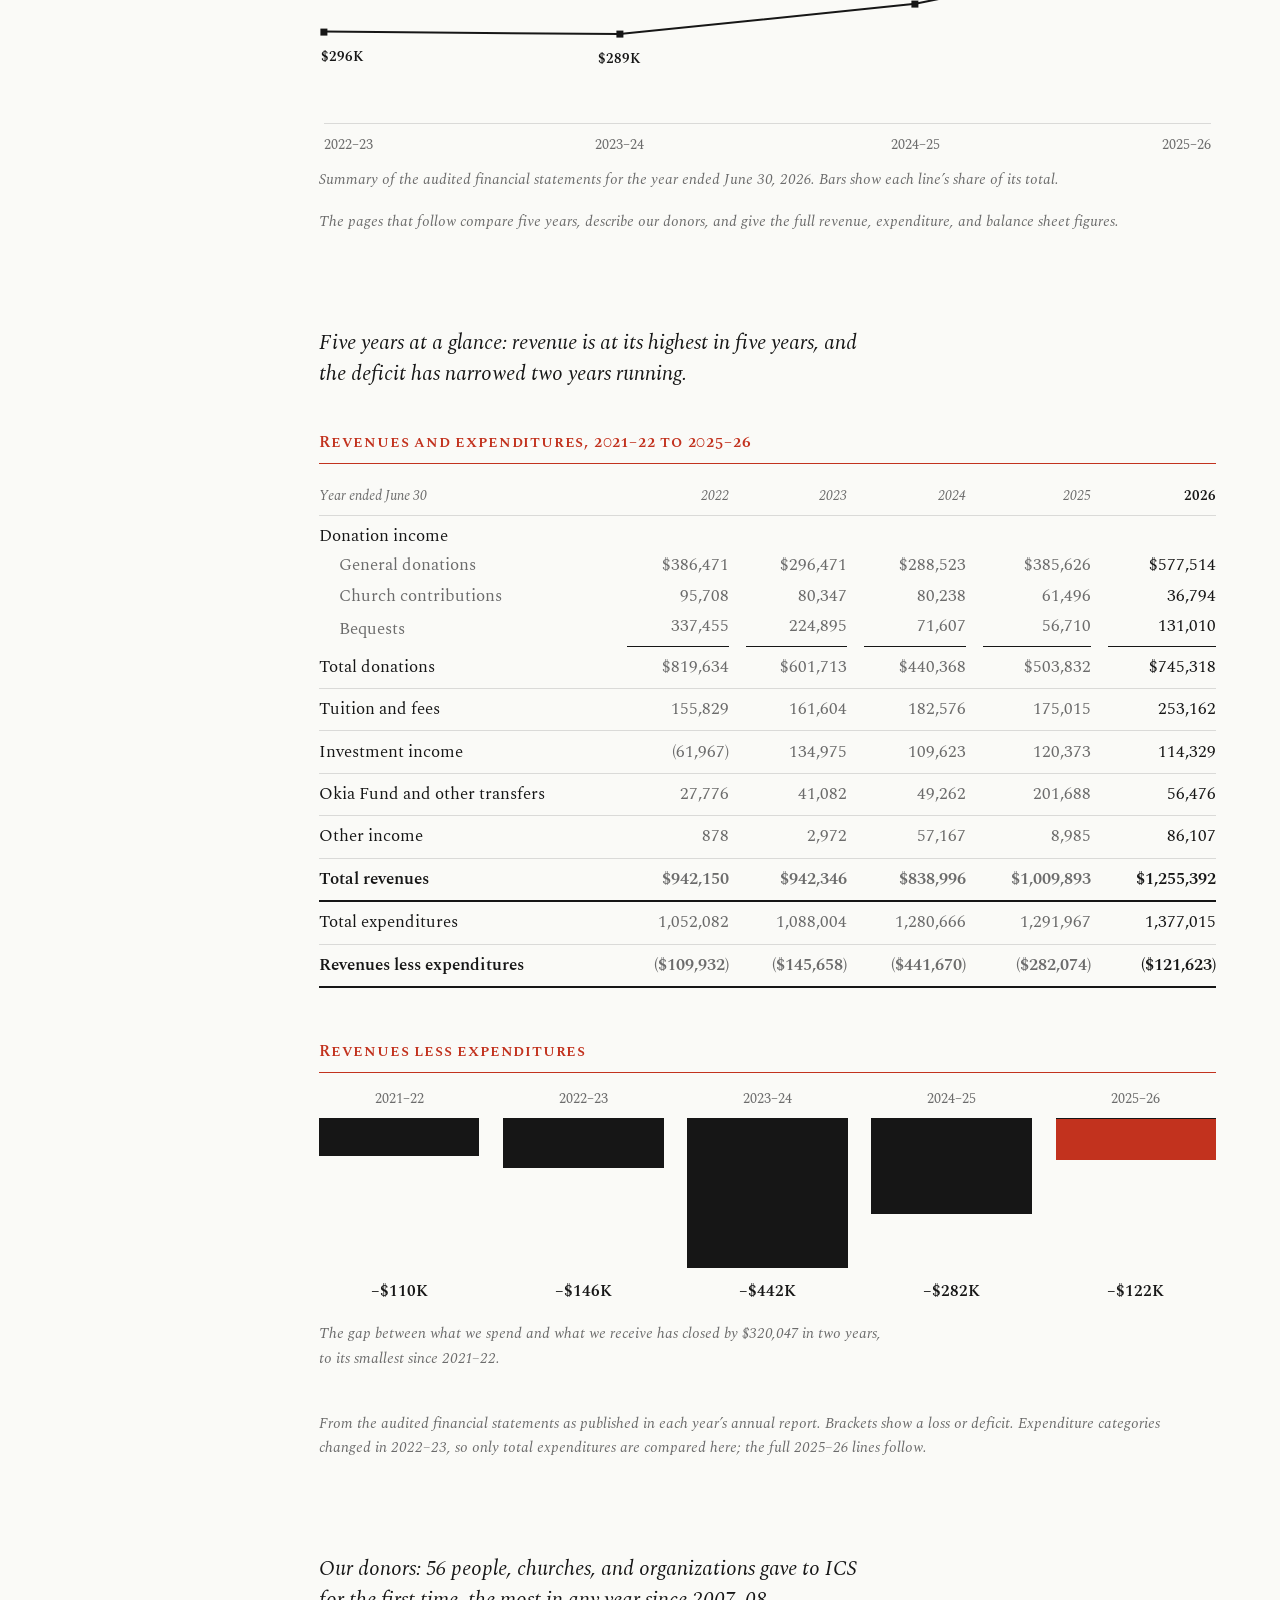
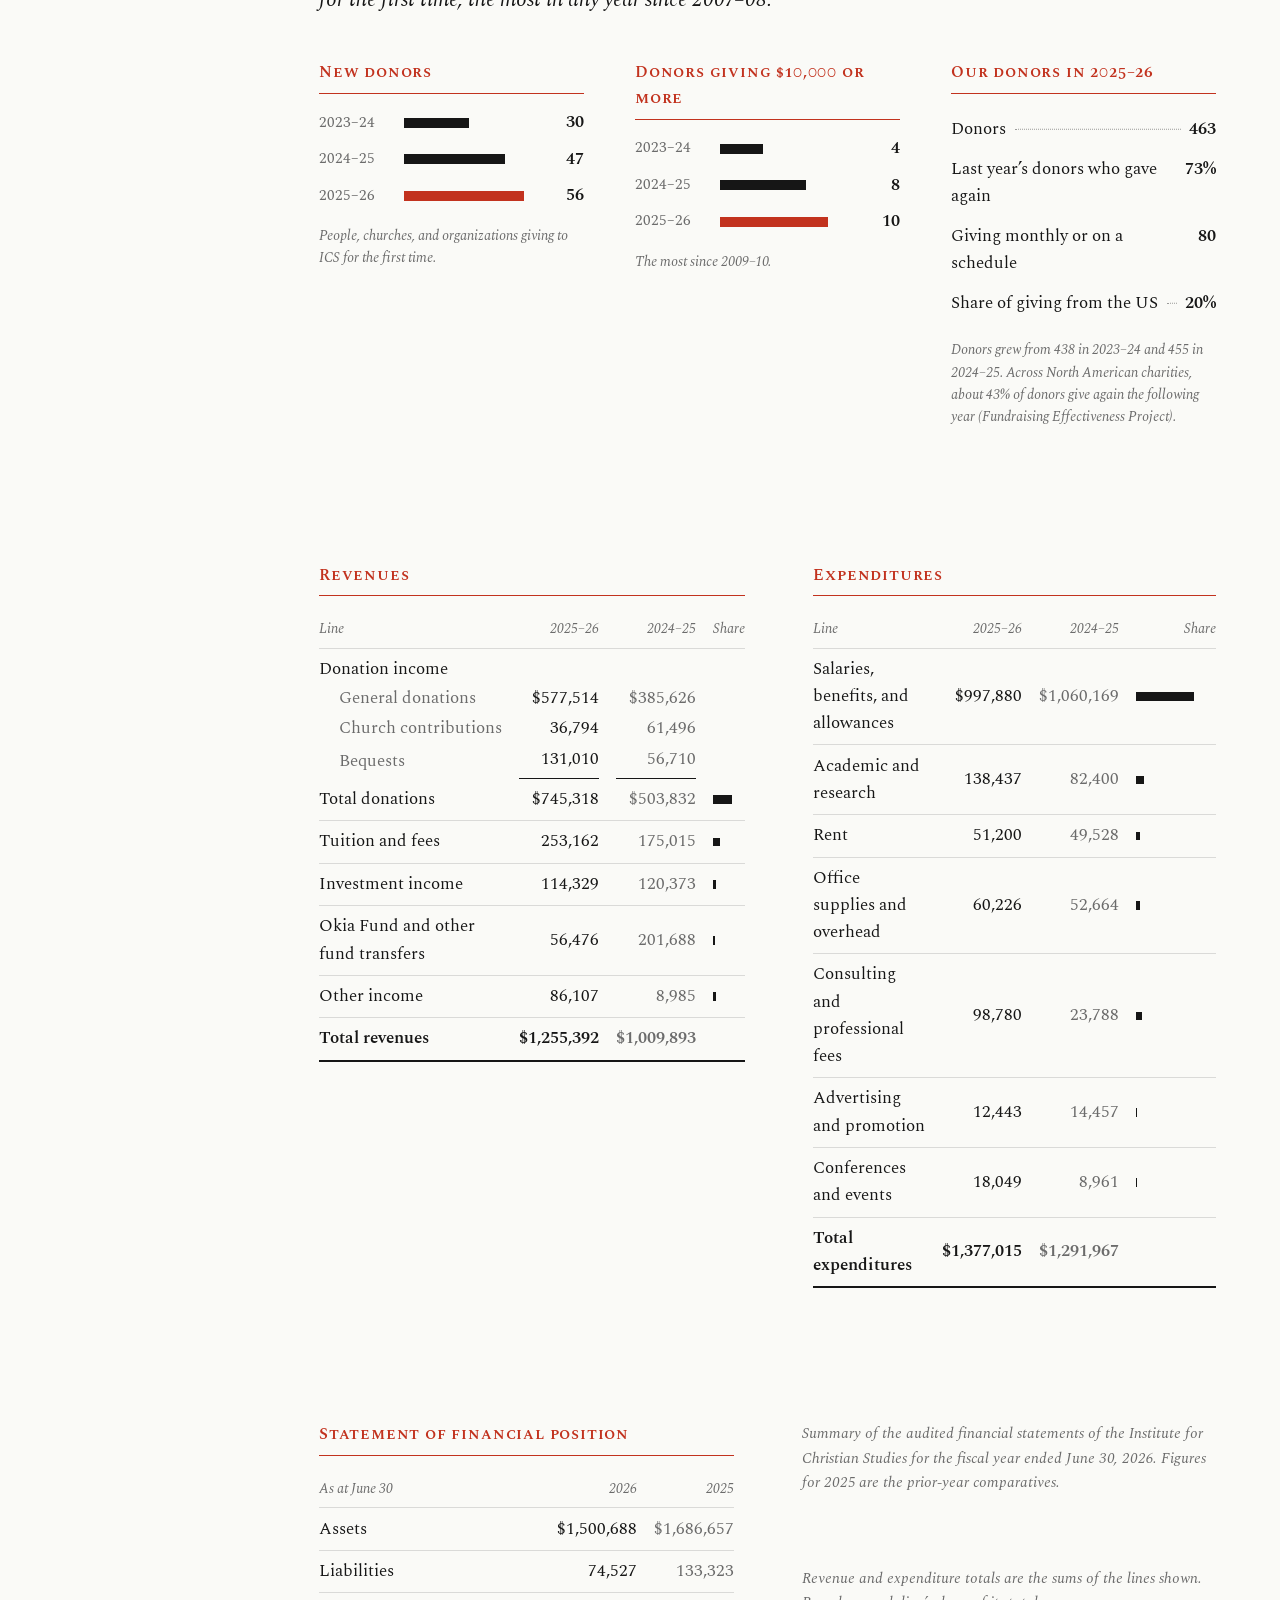
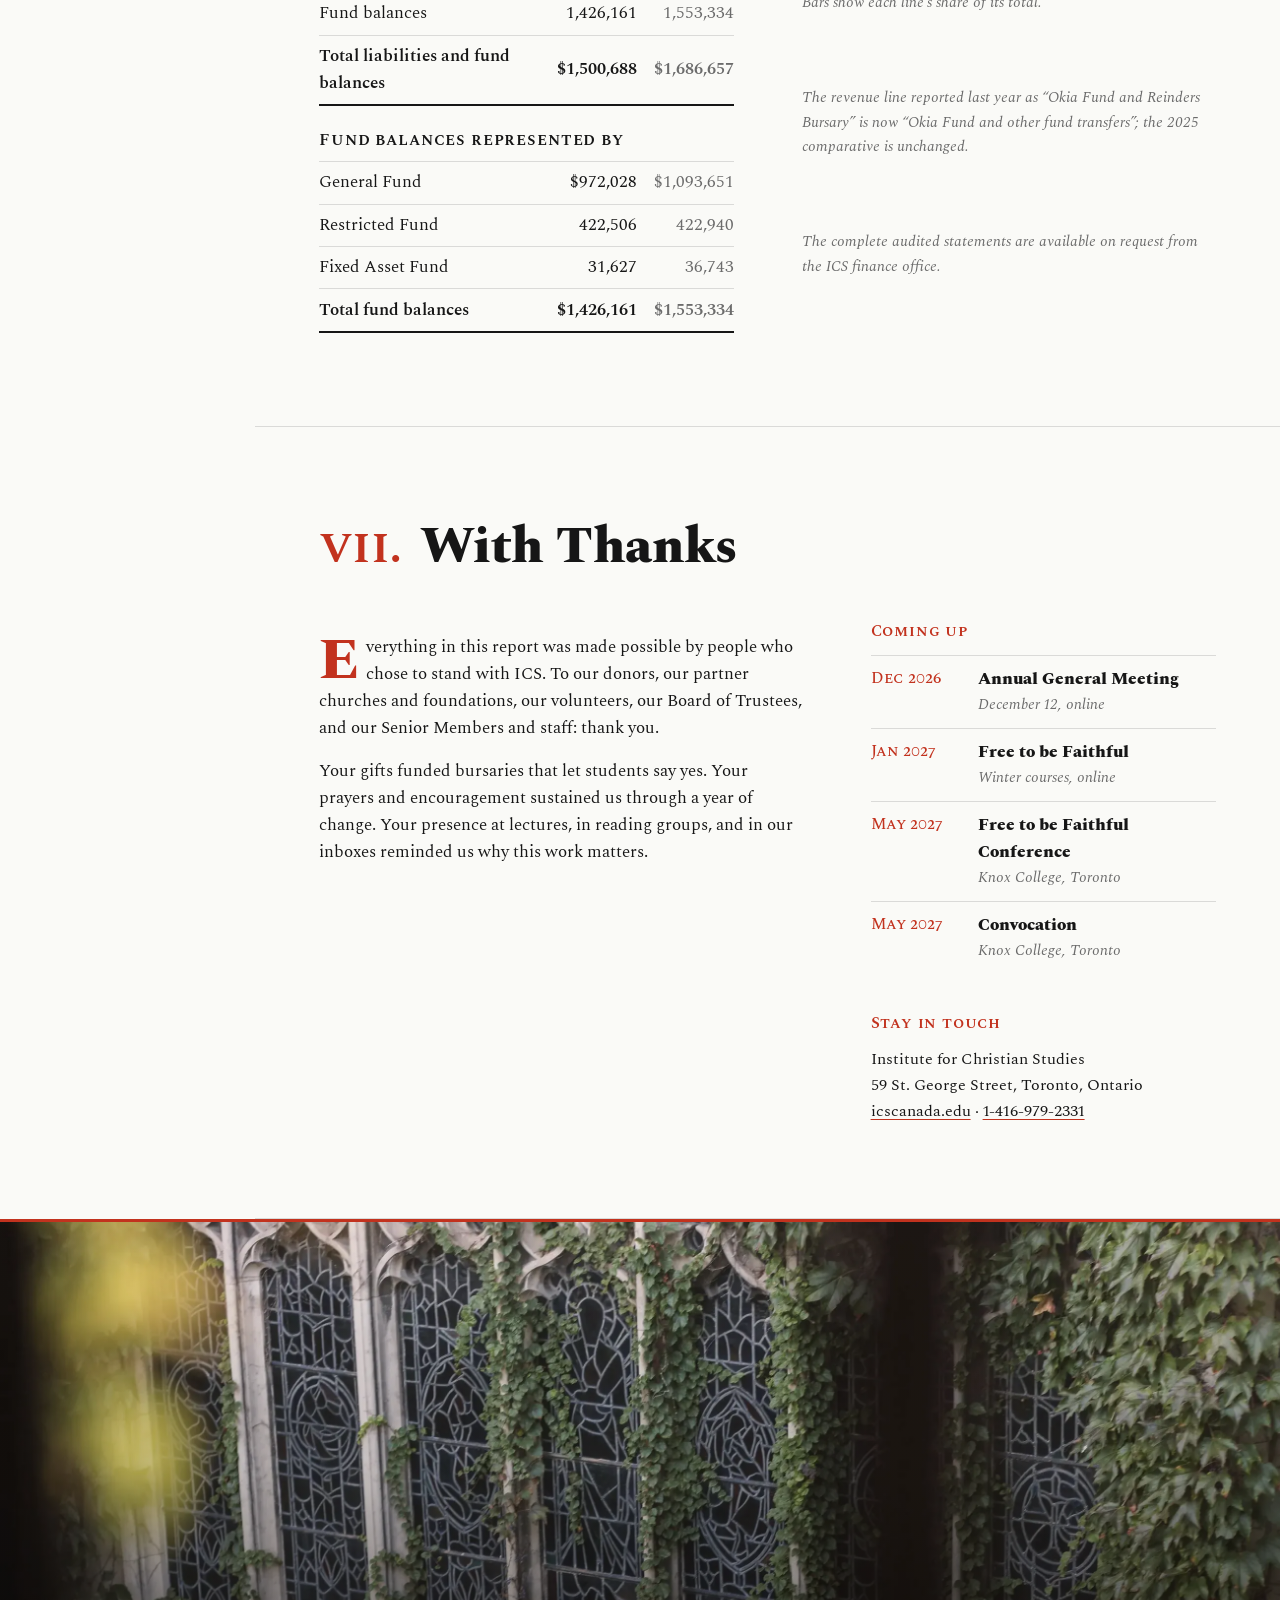
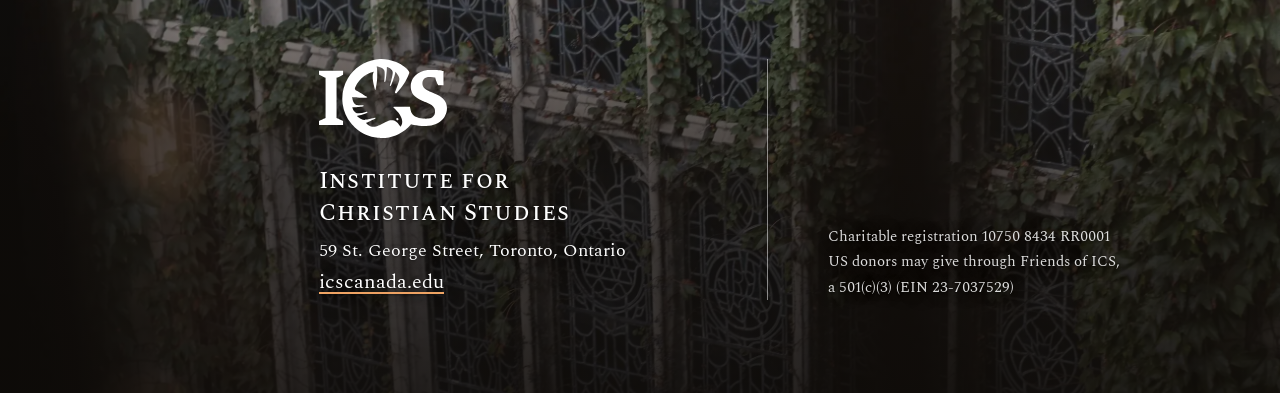
<file: 26-annual/index.html>
<!doctype html>
<!-- The Annual Report 2025–26. Its design is the Impact Report's (26-impact/), so a change to the shared look belongs in both.
     The student profiles live in the Impact Report; this report links to them. PDF: node 26-annual/make-pdf.mjs (not in git). -->
<html lang="en">
<head>
<meta charset="utf-8">
<meta name="viewport" content="width=device-width, initial-scale=1">
<meta name="robots" content="noindex, nofollow">
<title>Annual Report 2025–26 · Institute for Christian Studies</title>
<link rel="icon" href="../assets/logos/ics-favicon.png" type="image/png">
<link rel="apple-touch-icon" href="../assets/logos/ics-favicon.png">
<meta name="description" content="The Institute for Christian Studies Annual Report for the fiscal year 2025–26: letters from the Board Chair and the President, our students and programs, the year in review, and five years of finances.">
<link rel="stylesheet" href="fonts/fonts.css">
<style>
  :root {
    --paper: #FAFAF7;
    --ink: #161616;
    --rubric: #C2321E;
    --grey: #6B6B6B;
    --hair: color-mix(in srgb, var(--ink) 14%, var(--paper));
    --leader: color-mix(in srgb, var(--ink) 42%, var(--paper));
    --ph: #FFEFB0;
    --measure: 34rem;
    --ease: cubic-bezier(.16, 1, .3, 1);
  }
  * { box-sizing: border-box; }
  html { font-size: 106.25%; scroll-behavior: smooth; scrollbar-color: var(--rubric) var(--paper); -webkit-text-size-adjust: 100%; }
  body { margin: 0; background: var(--paper); color: var(--ink); font-family: Spectral, Georgia, serif; font-size: 1rem; line-height: 1.6; font-variant-numeric: oldstyle-nums proportional-nums; -webkit-font-smoothing: antialiased; }
  ::selection { background: var(--rubric); color: var(--paper); }
  h1, h2, h3, p, figure, blockquote, dl, dd, ol, ul { margin: 0; }
  img { display: block; max-width: 100%; }
  a { color: inherit; text-decoration-color: var(--rubric); text-decoration-thickness: 1px; text-underline-offset: .18em; }
  a:hover { color: var(--rubric); }
  :focus-visible { outline: 2px solid var(--rubric); outline-offset: 3px; }
  .sc { font-family: "Spectral SC", Spectral, serif; letter-spacing: .05em; font-weight: 500; }
  .r { color: var(--rubric); }
  .ph-note { font-style: italic; font-size: .82rem; color: var(--grey); }
  .ph-note.draft::before { content: "Draft · "; }
  .ph-note::before { content: "Placeholder · "; font-style: normal; font-family: "Spectral SC", serif; letter-spacing: .05em; color: var(--ink); background: var(--ph); padding: 0 .3em; margin-right: .2em; }
  .skip { position: absolute; left: -999px; }
  .skip:focus { left: 1rem; top: 1rem; z-index: 10; background: var(--paper); padding: .4rem .8rem; }


  /* Shell and the order rail */
  .shell { display: block; }
  .rail { display: none; }
  @media (min-width: 72rem) {
    .shell { display: grid; grid-template-columns: 15rem minmax(0, 1fr); }
    .rail { transition: opacity .5s var(--ease), visibility .5s; }
    .at-top .rail { opacity: 0; visibility: hidden; }
    .rail { display: block; position: sticky; top: 0; height: 100vh; padding: 3rem 1.5rem 2rem 2rem; border-right: 1px solid var(--rubric); }
  }
  .rail .sc { font-size: .8rem; color: var(--rubric); display: block; margin-bottom: 1.4rem; }
  .rail .list { position: relative; }
  .rail ol { list-style: none; padding: 0; }
  .rail li a { display: grid; grid-template-columns: 2.2rem 1fr; padding: .42rem 0; text-decoration: none; font-size: .92rem; line-height: 1.3; color: var(--grey); transition: color .3s var(--ease); }
  .rail li a .n { font-family: "Spectral SC", serif; color: var(--rubric); }
  .rail li a[aria-current="true"] { color: var(--ink); font-weight: 600; }
  .rail .pdf { position: absolute; bottom: 2rem; left: 2rem; right: 1.5rem; font-size: .88rem; font-style: italic; }
  @media (prefers-reduced-motion: reduce) { html { scroll-behavior: auto; } .rail, .rail li a, .tocbtn { transition: none; } }

  /* Sheets: flowing sections on screen, fixed pages in print */
  main { max-width: 70rem; width: 100%; margin: 0 auto; }
  .tocbtn { position: fixed; right: 1rem; bottom: 1rem; z-index: 5; background: var(--paper); color: var(--rubric); border: 1px solid var(--rubric); padding: .35rem .8rem; font-size: .9rem; text-decoration: none; transition: opacity .4s var(--ease), visibility .4s; }
  .at-top .tocbtn { opacity: 0; visibility: hidden; }
  @media (max-width: 71.99rem) { main { padding-bottom: 4rem; } }
  @media (min-width: 72rem) { .tocbtn { display: none; } }
  .sheet { position: relative; padding: 5.5rem clamp(1rem, 5vw, 4.5rem); border-bottom: 1px solid var(--hair); scroll-margin-top: 0; }
  .runhead, .folio { display: none; }
  h2.section { font-weight: 800; font-size: clamp(2.1rem, 4.5vw, 3rem); line-height: 1.05; letter-spacing: -.01em; text-wrap: balance; margin-bottom: 1.2rem; }
  h2.section .n { font-family: "Spectral SC", serif; font-weight: 600; color: var(--rubric); margin-right: .35em; }
  .lede { font-size: 1.25rem; font-style: italic; line-height: 1.45; max-width: 32rem; color: var(--ink); }
  .versal::first-letter { color: var(--rubric); font-weight: 800; font-size: 3.4em; float: left; line-height: .82; margin: .08em .1em 0 0; }
  .prose p + p { margin-top: .9em; }
  .note { font-style: italic; color: var(--rubric); font-size: .84rem; line-height: 1.45; }
  /* Titles inside the italic notes are set upright, the usual reversal, so they still stand apart */
  .note i { font-style: normal; }
  .resp { position: relative; padding-left: 1.6em; font-style: italic; }
  /* The ICS dove, as used to close each article in Perspective, marks every testimony */
  .resp::before { --dove: url("data:image/svg+xml,%3Csvg xmlns='http://www.w3.org/2000/svg' viewBox='0 0 8.92 10'%3E%3Cpath d='M8.88 3.77C8.92 3.33 8.71 2.88 8.32 2.48C8.29 2.45 8.28 2.44 8.27 2.44C8.27 2.44 8.27 2.45 8.27 2.45C8.14 2.72 7.58 3.88 7.58 3.88C7.58 3.88 7.48 4.04 7.39 3.99C7.32 3.96 7.37 3.83 7.37 3.83L7.79 2.31C7.79 2.31 7.88 1.70 7.16 0.84C7.12 1.45 6.59 2.56 6.59 2.56C6.59 2.56 6.53 2.65 6.45 2.61C6.39 2.58 6.39 2.49 6.39 2.49C6.39 2.49 6.74 1.61 6.72 0.96C6.68 0.50 6.24 0.16 5.73 0.06C5.81 0.56 5.58 1.77 5.58 1.77C5.58 1.77 5.55 1.99 5.41 1.93C5.38 1.91 5.38 1.85 5.38 1.78C5.39 1.51 5.42 0.96 5.35 0.72C5.27 0.32 4.59 0.02 4.04 0.00C4.23 0.40 4.14 1.98 4.12 2.24C4.04 3.14 3.87 3.82 3.87 3.82C3.87 3.82 3.85 3.86 3.83 3.86L3.80 3.86C3.80 3.86 3.05 1.49 3.61 0.84L3.59 0.81C2.84 0.99 2.19 1.32 1.55 1.92C1.26 2.19 0.89 2.71 0.89 2.71C0.67 3.05 0.47 3.48 0.47 3.48C0.41 3.60 0.44 3.71 0.51 3.82C0.58 3.94 0.80 4.00 0.80 4.00L2.34 4.92C2.34 4.92 2.50 5.00 2.49 5.07C2.46 5.15 2.21 5.13 2.21 5.13C2.21 5.13 0.66 5.23 0.00 5.00C0.00 5.56 0.28 6.24 0.67 6.34C1.18 6.46 1.45 6.37 1.73 6.40C1.80 6.41 1.85 6.39 1.88 6.45C1.94 6.58 1.71 6.61 1.71 6.61C1.71 6.61 0.49 6.79 0.00 6.70C0.08 7.21 0.40 7.66 0.87 7.71C1.51 7.76 2.41 7.45 2.41 7.45C2.41 7.45 2.49 7.45 2.52 7.51C2.55 7.59 2.47 7.65 2.47 7.65C2.47 7.65 1.34 8.13 0.72 8.15C1.56 8.90 2.17 8.83 2.17 8.83L3.33 8.56C3.62 8.47 3.83 8.38 3.83 8.38C3.83 8.38 3.92 8.38 3.96 8.45C4.00 8.53 3.91 8.60 3.91 8.60C3.91 8.60 3.66 8.72 3.33 8.86C2.97 9.02 2.46 9.24 2.29 9.32C2.29 9.32 2.28 9.32 2.28 9.32C2.33 9.34 2.34 9.35 2.32 9.37C2.70 9.78 3.14 10.00 3.59 9.98C4.55 9.92 5.55 9.06 6.22 8.91C7.21 8.71 7.65 9.45 8.02 9.95C8.69 9.13 8.10 8.13 7.57 7.49C7.56 7.36 7.56 6.93 7.71 6.36C7.89 5.69 8.78 4.73 8.88 3.77Z'/%3E%3C/svg%3E"); content: ""; position: absolute; left: 0; top: .22em; width: .8em; height: .9em; background: var(--rubric); -webkit-mask: var(--dove) center / contain no-repeat; mask: var(--dove) center / contain no-repeat; }

  /* Cover: the autumn photograph stands in for the paper. Text is white and the rubric's marks turn leaf amber.
     The type sits in the darkened canopy; the foot of the cover is left clear so the leaves keep their colour. */
  .cover { --ink: #fff; --grey: rgb(255 255 255 / .86); --rubric: #F4A867; --hair: rgb(255 255 255 / .38); --scrim: 14 11 8; --band: clamp(15rem, 44svh, 24rem);
    --veil: linear-gradient(to top, rgb(var(--scrim) / 0) 0, rgb(var(--scrim) / .1) calc(var(--band) * .5), rgb(var(--scrim) / .6) calc(var(--band) + 1rem), rgb(var(--scrim) / .64) 100%);
    display: grid; gap: 2.5rem; align-content: start; padding-top: 3.5rem; padding-bottom: var(--band); border-bottom: 0;
    color: #fff; isolation: isolate; overflow-y: clip; text-shadow: 0 1px 2px rgb(0 0 0 / .5), 0 0 24px rgb(0 0 0 / .4); }
  .cover::before { content: ""; position: absolute; z-index: -1; top: 0; bottom: 0; left: calc(50% - 50vw); width: 100vw;
    background: var(--veil), url(img/cover-autumn.jpg) 77% 50% / cover no-repeat;
    background-image: var(--veil), image-set(url(img/cover-autumn.webp) type("image/webp"), url(img/cover-autumn.jpg) type("image/jpeg"));
    transform-origin: 50% 70%; animation: cover-settle 2.8s cubic-bezier(.16, 1, .3, 1) both; }
  @keyframes cover-settle { from { transform: scale(1.07); } }
  @media (prefers-reduced-motion: reduce) { .cover::before { animation: none; } }
  .shell { overflow-x: clip; }
  .rail { z-index: 2; background: var(--paper); }
  .cover .who { font-size: 1rem; }
  .cover h1 { font-weight: 800; font-size: clamp(3.4rem, 9vw, 5.6rem); line-height: .95; letter-spacing: -.015em; margin: 1.6rem 0 .8rem; }
  .cover .year { font-size: 1.75rem; }
  .cover .year .r { white-space: nowrap; }
  .cover .fn { font-style: normal; margin-right: .1em; }
  .cover .year .fn { margin: 0 0 0 .04em; font-size: .7em; vertical-align: .45em; line-height: 0; }
  .cover .motto { font-size: 1.15rem; font-style: italic; line-height: 1.4; margin-top: 3rem; }
  .cover .motto .r { font-style: normal; font-size: 1.6rem; margin-right: .3rem; }
  .cover .rule { background: rgb(255 255 255 / .5); }
  .cover .order h2 { font-size: .95rem; color: var(--rubric); margin-bottom: 1rem; font-weight: 600; }
  .order ol { list-style: none; padding: 0; }
  .order li a { display: grid; grid-template-columns: 3rem 1fr 2rem; padding: .62rem 0; border-bottom: 1px solid var(--hair); font-size: 1.15rem; text-decoration: none; }
  .order li a:hover .t { color: var(--rubric); }
  .order .n { font-family: "Spectral SC", serif; color: var(--rubric); }
  .order .pg { text-align: right; color: var(--grey); font-size: .9rem; padding-top: .2rem; font-variant-numeric: tabular-nums oldstyle-nums; }
  /* Page numbers belong to the PDF only (make-pdf.mjs fills the empty .pg spans); on screen the contents are links */
  @media screen { .order .pg { display: none; } .order li a { grid-template-columns: 3rem 1fr; } }
  .cover .fine { font-size: .82rem; font-style: italic; color: rgb(255 255 255 / .9); margin-top: 1.4rem; max-width: 22rem; }
  .cover .fine a { color: var(--ink); text-decoration-color: var(--rubric); }
  @media (min-width: 52rem) {
    .cover { --band: clamp(12rem, 30svh, 20rem); grid-template-columns: 1fr 1px 1fr; gap: 3.5rem; min-height: 100svh; padding-top: clamp(4rem, 13svh, 8rem); }
    .cover::before { background-position: 0 0, 50% 72%; }
  }
  @media (min-width: 72rem) { .cover::before { left: calc(50% - 50vw - 7.5rem); } }
  /* The cover photograph ends on a rubric line at the seam. */
  .foot-rule { position: absolute; z-index: 1; bottom: 0; left: calc(50% - 50vw); width: 100vw; height: 3px; background: #C2321E; pointer-events: none; }
  @media (min-width: 72rem) { .foot-rule { left: calc(50% - 50vw - 7.5rem); } }

  /* Letter */
  .letter { display: grid; gap: 2rem; }
  .letter .prose { max-width: var(--measure); }
  /* The letter opens on Beth's photograph, bled to the sheet edge, with the heading set in white at its foot over the dark robes.
     It borrows the cover's photographic grammar: white type, leaf amber for the numeral, and a warm-black veil only under the type. */
  .letter .head { position: relative; display: grid; margin: 0 calc(-1 * clamp(1rem, 5vw, 4.5rem)); }
  .letter .portrait { position: relative; grid-area: 1 / 1; }
  .letter .portrait::after { content: ""; position: absolute; inset: 0; background: linear-gradient(to top, rgb(14 11 8 / .66) 0, rgb(14 11 8 / .4) 22%, rgb(14 11 8 / 0) 52%); }
  .letter .portrait img { display: block; width: 100%; height: auto; aspect-ratio: 4 / 5; object-fit: cover; object-position: 50% 50%; }
  /* On phones the subtitle sits on the paper under the photo, so the heading keeps to the dark robes. */
  .letter .head h2 { grid-area: 1 / 1; align-self: end; z-index: 1; margin: 0 clamp(1rem, 5vw, 4.5rem) 1.1rem; color: #fff; text-shadow: 0 1px 2px rgb(0 0 0 / .5), 0 0 24px rgb(0 0 0 / .4); }
  /* The rubric, lifted a step so the numeral holds against the maroon robe (#C2321E measures 2:1 there). */
  .letter .head h2 .n { color: #E8503C; }
  .letter .head .lede { margin: 1.2rem clamp(1rem, 5vw, 4.5rem) 0; }
  .letter .ph-note { margin: 0 0 1.4rem; }
  .letter .sig { margin-top: 1.6rem; font-style: italic; }
  .letter .sig b { font-style: normal; font-weight: 600; display: block; font-size: 1.15rem; }
  @media (min-width: 52rem) {
    .letter { grid-template-columns: 5fr 7fr; gap: 3.5rem; }
    .letter .head { margin: 0 0 0 calc(-1 * clamp(1rem, 5vw, 4.5rem)); height: 44rem; align-self: start; }
    .letter .portrait { position: absolute; inset: 0; }
    .letter .portrait img { position: absolute; inset: 0; height: 100%; aspect-ratio: auto; object-position: 45% 100%; }
    .letter .head { display: flex; flex-direction: column; justify-content: flex-end; }
    .letter .head h2 { margin: 0 2rem 0 clamp(1rem, 5vw, 4.5rem); }
    .letter .head .lede { position: relative; z-index: 1; margin: .7rem 2rem 2.4rem clamp(1rem, 5vw, 4.5rem); max-width: 24rem; color: #fff; text-shadow: 0 1px 2px rgb(0 0 0 / .5), 0 0 24px rgb(0 0 0 / .4); }
  }


  .story { display: grid; gap: 2rem; }
  .story .prose { max-width: var(--measure); }
  .story aside p + p { margin-top: 1.2rem; }
  @media (min-width: 52rem) { .story { grid-template-columns: minmax(0, var(--measure)) 11rem; gap: 3.5rem; } }

  /* Letter continuation sheets (PDF only, built by make-pdf.mjs) are set like the Impact Report's story pages */
  .story { display: grid; gap: 2rem; }
  .story .prose { max-width: var(--measure); }
  @media (min-width: 52rem) { .story { grid-template-columns: minmax(0, var(--measure)) 11rem; gap: 3.5rem; } }

  /* Ledgers and bars */
  .glance { display: grid; gap: 3rem; margin-top: 2.6rem; }
  @media (min-width: 52rem) { .glance { grid-template-columns: repeat(3, 1fr); gap: 3rem; } }
  .glance h3, .fin h3, .trend h3 { font-family: "Spectral SC", serif; font-weight: 600; letter-spacing: .05em; font-size: .95rem; color: var(--rubric); margin-bottom: .9rem; padding-bottom: .4rem; border-bottom: 1px solid var(--rubric); }
  .ledger div { display: flex; align-items: baseline; gap: .5rem; padding: .38rem 0; }
  .ledger dt { flex: none; }
  .ledger div::after { content: ""; order: 1; flex: 1; border-bottom: 1px dotted var(--leader); transform: translateY(-.25em); }
  .ledger dd { order: 2; font-variant-numeric: lining-nums tabular-nums; font-weight: 600; }
  .src { font-size: .82rem; font-style: italic; color: var(--grey); margin-top: .9rem; }
  .bars { display: grid; gap: .55rem; }
  .bar { display: grid; grid-template-columns: 4.4rem 1fr 2.4rem; align-items: center; gap: .6rem; position: relative; outline-offset: 2px; }
  .bar .yr { font-size: .9rem; color: var(--grey); font-variant-numeric: lining-nums tabular-nums; }
  .bar .track { height: .6rem; }
  .bar .fill { display: block; height: 100%; width: calc(var(--v) / var(--max) * 100%); background: var(--ink); }
  .bar.now .fill { background: var(--rubric); }
  .bar .v { text-align: right; font-weight: 600; font-variant-numeric: lining-nums tabular-nums; }
  .bar[data-tip]:hover::after, .bar[data-tip]:focus-visible::after { content: attr(data-tip); position: absolute; left: 5rem; bottom: calc(100% + .3rem); background: var(--ink); color: var(--paper); font-size: .8rem; padding: .25rem .55rem; white-space: nowrap; z-index: 2; }
  /* A year still under way: solid to what has happened (--at), hatched on to the projection, an ink tick where one becomes the other */
  .bar.proj { margin-top: 1.3rem; }
  .bar.proj .track { position: relative; display: flex; }
  .bar.proj .fill { flex: none; width: calc(var(--at) / var(--max) * 100%); }
  .bar.proj .ahead { flex: none; height: 100%; width: calc((var(--v) - var(--at)) / var(--max) * 100%); background: repeating-linear-gradient(-45deg, var(--leader) 0 1px, transparent 1px 4px); box-shadow: inset 0 0 0 1px var(--leader); }
  .bar.proj .mark { position: absolute; left: calc(var(--at) / var(--max) * 100%); top: -.4rem; bottom: -.4rem; border-left: 2px solid var(--ink); }
  .bar.proj .mark span { position: absolute; bottom: calc(100% + .1rem); font-size: .74rem; font-style: italic; line-height: 1; color: var(--grey); white-space: nowrap; }
  .bar.proj .mark .past { right: .35rem; }
  .bar.proj .mark .next { left: .35rem; }
  .bar.proj .v { font-style: italic; }
  .bar.proj[data-tip]:hover::after, .bar.proj[data-tip]:focus-visible::after { bottom: calc(100% + 1.2rem); right: 0; white-space: normal; }

  /* Year in review */
  .yir { display: grid; gap: 2.5rem; margin-top: 2.6rem; }
  .cal { list-style: none; padding: 0; columns: 1; column-gap: 3rem; }
  .cal li { break-inside: avoid; display: grid; grid-template-columns: 5.5rem 1fr; gap: .8rem; padding: .7rem 0; border-top: 1px solid var(--hair); }
  .cal .m { font-family: "Spectral SC", serif; color: var(--rubric); font-size: .92rem; padding-top: .1rem; }
  .cal b { font-weight: 600; }
  .yir figure img { width: 100%; height: auto; aspect-ratio: 4 / 3; object-fit: cover; object-position: 50% 84%; }
  .yir figcaption { font-size: .82rem; font-style: italic; color: var(--grey); margin-top: .5rem; }
  @media (min-width: 52rem) { .yir { grid-template-columns: 8fr 4fr; gap: 3.5rem; } .cal { columns: 2; } }
  /* The photo runs the calendar's full height, its caption ending level with the last entry, in a portrait crop of the full chapel.
     Where the calendar wraps tall, the photo stops at twice its width rather than thinning to a strip. */
  @media screen and (min-width: 52rem) {
    .yir figure { display: flex; flex-direction: column; container-type: inline-size; }
    .yir figure img { flex: 1 1 0; min-height: 0; max-height: 200cqi; aspect-ratio: auto; object-position: 50% 50%; }
  }

  /* Learning in public */
  .reach { display: grid; gap: 2rem; margin-top: 2.6rem; }
  @media (min-width: 52rem) { .reach { grid-template-columns: minmax(0, 40rem) 11rem; gap: 3.5rem; } }
  .rlist { list-style: none; padding: 0; }
  .rlist li { padding: .9rem 0; border-top: 1px solid var(--hair); }
  .rlist .row { display: flex; align-items: baseline; gap: .5rem; font-size: 1.12rem; font-weight: 600; }
  .rlist .row::after { content: ""; order: 1; flex: 1; border-bottom: 1px dotted var(--leader); transform: translateY(-.25em); }
  .rlist .v { order: 2; font-variant-numeric: lining-nums tabular-nums; }
  .rlist p { color: var(--grey); font-size: .95rem; margin-top: .2rem; max-width: 32rem; }

  /* Thanks */
  .thanks { display: grid; gap: 3rem; margin-top: 2.6rem; }
  @media (min-width: 52rem) { .thanks { grid-template-columns: 7fr 5fr; gap: 4rem; } }
  .thanks .prose { max-width: var(--measure); }
  .events h3, .contact h3 { font-family: "Spectral SC", serif; font-weight: 600; letter-spacing: .05em; font-size: .95rem; color: var(--rubric); margin-bottom: .6rem; }
  .events ol { list-style: none; padding: 0; }
  .events li { display: grid; grid-template-columns: 5.5rem 1fr; gap: .8rem; padding: .6rem 0; border-top: 1px solid var(--hair); }
  .events .d { font-family: "Spectral SC", serif; color: var(--rubric); font-size: .92rem; }
  .events em { display: block; color: var(--grey); font-size: .9rem; }
  .contact { margin-top: 2.2rem; font-size: .95rem; }

  /* Finances */
  .fin { display: grid; gap: 3rem; margin-top: 2.4rem; }
  @media (min-width: 52rem) { .fin { grid-template-columns: 1fr 1fr; gap: 4rem; } }
  .fin table { width: 100%; border-collapse: collapse; font-variant-numeric: lining-nums tabular-nums; }
  .fin caption { text-align: left; }
  .fin th, .fin td { text-align: left; font-weight: 400; padding: .42rem 0; border-bottom: 1px solid var(--hair); vertical-align: middle; }
  .fin td.amt { text-align: right; padding-left: 1rem; white-space: nowrap; }
  .fin td.share { width: 24%; padding-left: 1rem; }
  .fin .sbar { display: block; height: .5rem; width: calc(var(--p) * 1%); background: var(--ink); }
  .fin tr.total th, .fin tr.total td, .fin tfoot th, .fin tfoot td { font-weight: 600; border-bottom: 2px solid var(--ink); border-top: 1px solid var(--ink); }
  .fin .net { margin-top: 1.2rem; display: flex; justify-content: space-between; font-weight: 600; font-variant-numeric: lining-nums tabular-nums; }
  .fin thead th { font-size: .8rem; font-style: italic; color: var(--grey); text-align: right; padding-left: 1rem; white-space: nowrap; }
  .fin thead th:first-child { text-align: left; padding-left: 0; }
  .fin td.prev { color: var(--grey); }
  .fin tr.sub th { padding-left: 1.2em; color: var(--grey); white-space: nowrap; }
  /* Accounts layout: category heading without a figure, indented components, a ruled subtotal */
  /* Components sit in an inner figure column, one step left of the main one; only the subtotal steps out,
     so the main column adds straight down to the total. One short rule under the last component. */
  .fin { --inner: 6ch; }
  #fin-detail .fin { --inner: 0ch; } /* two comparative years: no room for an inner column, so components and subtotal share each year's column */
  .fin tr.head th { border-bottom: 0; padding-bottom: 0; }
  .fin tr.sub th, .fin tr.sub td { border-bottom: 0; padding-top: .1rem; padding-bottom: .1rem; }
  .fin tr.sub td.amt { padding-right: var(--inner); }
  .fin tr.sub:has(+ tr.subtotal) td.amt { padding-bottom: .35rem; background: linear-gradient(var(--ink), var(--ink)) no-repeat left 1rem bottom 0 / calc(100% - 1rem - var(--inner)) 1px; }
  .fin tr.group th { font-family: "Spectral SC", serif; letter-spacing: .05em; font-weight: 600; padding-top: 1.2rem; }
  #position .fin-notes { margin-top: 0; }
  @media (max-width: 40rem) { .fin td.share, .fin thead th.share { display: none; } }
  .fin-notes { margin-top: 2.4rem; display: grid; gap: 1rem; max-width: 50rem; font-size: .9rem; color: var(--grey); font-style: italic; }
  /* General donations over six years: one ink line on a zero baseline, each year marked and labelled; this year's point is rubric. */
  .trend { margin: 3rem 0 0; }
  .trend .plot { position: relative; height: 11rem; margin: 2.2rem 5px 2.6rem; font-variant-numeric: lining-nums tabular-nums; }
  .trend .base { position: absolute; left: 0; right: 0; bottom: 0; border-top: 1px solid var(--hair); }
  .trend svg { position: absolute; inset: 0; width: 100%; height: 100%; overflow: visible; }
  .trend polyline { fill: none; stroke: var(--ink); stroke-width: 2; stroke-linejoin: miter; vector-effect: non-scaling-stroke; }
  .trend .pt { position: absolute; left: calc(var(--i) / 3 * 100%); bottom: calc(var(--v) / var(--max) * 100%); width: 1.6rem; height: 1.6rem; transform: translate(-50%, 50%); outline-offset: 2px; }
  .trend .pt::before { content: ""; position: absolute; inset: calc(50% - 3.5px); background: var(--ink); }
  .trend .pt.now::before { inset: calc(50% - 4.5px); background: var(--rubric); }
  .trend .v { position: absolute; left: 50%; bottom: 100%; transform: translateX(-50%); font-size: .85rem; font-weight: 600; white-space: nowrap; }
  .trend .pt.start .v { left: calc(50% - 3.5px); transform: none; }
  .trend .pt.below .v { bottom: auto; top: 100%; }
  .trend .pt.now .v { left: auto; right: calc(50% - 4.5px); transform: none; }
  .trend .yr { position: absolute; top: calc(100% + .6rem); left: calc(var(--i) / 3 * 100%); transform: translateX(-50%); font-size: .82rem; color: var(--grey); white-space: nowrap; }
  .trend .yr.start { transform: none; }
  .trend .yr.end { transform: translateX(-100%); }
  .trend .pt[data-tip]:hover::after, .trend .pt[data-tip]:focus-visible::after { content: attr(data-tip); position: absolute; left: 50%; bottom: calc(100% + 1.4rem); transform: translateX(-50%); background: var(--ink); color: var(--paper); font-size: .8rem; font-weight: 400; padding: .25rem .55rem; white-space: nowrap; z-index: 2; }
  .trend .pt.start[data-tip]:hover::after, .trend .pt.start[data-tip]:focus-visible::after { left: 50%; transform: none; }
  .trend .pt.now[data-tip]:hover::after, .trend .pt.now[data-tip]:focus-visible::after { left: auto; right: 50%; transform: none; }
  @media (max-width: 40rem) {
    /* Narrow columns: inset the plot and centre the end labels so the six years space evenly. */
    .trend .plot { height: 9rem; margin-inline: 1.4rem; }
    .trend .v, .trend .yr { font-size: .7rem; }
    .trend .pt.start .v, .trend .yr.start, .trend .yr.end { left: calc(var(--i) / 3 * 100%); transform: translateX(-50%); }
    .trend .pt.start .v { left: 50%; }
  }

  /* Back */
  /* The back cover answers the front: the windows photograph bleeds edge to edge, with the same white type and leaf-amber marks.
     The veil pools at the foot, where the address sits, and lets the upper windows keep their detail. A rubric line marks the seam above. */
  .back { --ink: #fff; --grey: rgb(255 255 255 / .86); --rubric: #F4A867; --hair: rgb(255 255 255 / .38); --scrim: 14 11 8;
    --veil: linear-gradient(to top, rgb(var(--scrim) / .88) 0, rgb(var(--scrim) / .7) 34%, rgb(var(--scrim) / .22) 68%, rgb(var(--scrim) / .08) 100%);
    min-height: clamp(32rem, 86svh, 50rem); display: grid; align-content: end; gap: 2.2rem; border-bottom: 0;
    color: #fff; isolation: isolate; overflow-y: clip; text-shadow: 0 1px 2px rgb(0 0 0 / .5), 0 0 24px rgb(0 0 0 / .4); }
  .back::before { content: ""; position: absolute; z-index: -1; top: 0; bottom: 0; left: calc(50% - 50vw); width: 100vw;
    transform-origin: 50% 30%; transition: transform 2.8s var(--ease);
    background: var(--veil), url(img/back-windows.jpg) 50% 42% / cover no-repeat;
    background-image: var(--veil), image-set(url(img/back-windows.webp) type("image/webp"), url(img/back-windows.jpg) type("image/jpeg")); }
  .back::after { content: ""; position: absolute; top: 0; left: calc(50% - 50vw); width: 100vw; height: 3px; background: #C2321E; pointer-events: none; }
  @media (min-width: 72rem) { .back::before, .back::after { left: calc(50% - 50vw - 7.5rem); } }
  .back .motto { font-size: 1.5rem; font-style: italic; line-height: 1.35; }
  .back .motto .r { font-style: normal; }
  /* As the photograph scrolls in, it settles once, the way the cover's does on load. The class is set by script and cleared on arrival. */
  .back.pre::before { transform: scale(1.07); }
  @media (prefers-reduced-motion: reduce) { .back::before { transition: none; } }
  /* The two columns and the rule between them sit where the cover's do, so the sheets read as one spread. */
  .back .mark { display: block; width: clamp(6.5rem, 10vw, 9.5rem); height: auto; margin-bottom: 1.6rem; }
  .back .rule { display: none; background: rgb(255 255 255 / .5); }
  @media (min-width: 52rem) {
    .back { grid-template-columns: 1fr 1px 1fr; gap: 3.5rem; align-items: end; }
    .back .rule { display: block; align-self: stretch; }
  }
  .back address { font-style: normal; font-size: 1.05rem; line-height: 1.7; }
  .back address .sc { display: block; font-size: 1.4rem; line-height: 1.35; margin-bottom: .35rem; text-wrap: balance; }
  .back address a { color: var(--ink); text-decoration-color: var(--rubric); text-decoration-thickness: 1.5px; font-size: 1.12em; }
  .back address a:hover { color: var(--rubric); }
  .back .legal { font-size: .9rem; line-height: 1.65; color: var(--grey); max-width: 30rem; }
  .back .legal .nb { white-space: nowrap; }
  /* ---------- PDF edition: read on screen, never printed ----------
     One sheet per page at 16:9, 1440 × 810 CSS px (15 × 8.4375 in). A laptop PDF viewer at fit-width shows
     the page at roughly 1:1, so sizes below are screen pixels: running text 19px, nothing under 13px.
     RGB only, no bleed or crop marks. make-pdf.mjs renders this from the page itself: it splits the letter
     over two sheets, numbers the pages and the contents, rewrites links to the live site, adds the outline,
     and (unless run with --final) sets html.pdf-draft, which adds the draft tags and highlights placeholders. */
  @page { size: 1440px 810px; margin: 0; }
  @media print {
    html { font-size: 16px; scroll-behavior: auto; }
    body { -webkit-print-color-adjust: exact; print-color-adjust: exact; }
    .rail, .skip, .screen-only, .tocbtn { display: none !important; }
    .shell { display: block; }
    main { max-width: none; padding-bottom: 0 !important; }
    .sheet { width: 1440px; height: 810px; padding: 76px 96px 64px; border: 0; overflow: hidden; break-after: page; page-break-after: always; }
    /* Page furniture: the section in the running head, the page number once, in the folio */
    .runhead { display: block; position: absolute; top: 30px; left: 96px; right: 96px; font-size: 13px; line-height: 1.3; color: var(--grey); }
    .runhead > span:last-child { display: none; }
    .runhead .sc { color: var(--ink); }
    .folio { display: block; position: absolute; bottom: 26px; right: 96px; left: 96px; font-size: 13px; line-height: 1.3; font-style: italic; color: var(--grey); text-align: right; }
    h2.section { font-size: 3.1rem; margin-bottom: .9rem; }
    .lede { font-size: 1.4rem; max-width: 40rem; }

    /* Draft edition only (make-pdf.mjs without --final): a tag in the same corner of every page, placeholders in yellow */
    .draftmark { position: absolute; z-index: 4; top: 27px; right: 112px; font-family: "Spectral SC", Spectral, serif; font-weight: 500; letter-spacing: .05em; font-size: 13px; line-height: 1.3; color: #161616; background: var(--ph); padding: 1px 10px 2px; white-space: nowrap; text-shadow: none; }
    html.pdf-draft .ph { background: var(--ph); color: var(--ink); padding: 0 .2em; -webkit-box-decoration-break: clone; box-decoration-break: clone; }

    /* Cover */
    .cover { --band: 6rem; min-height: 0; grid-template-columns: 1fr 1px 1fr; gap: 80px; padding: 104px 112px 96px; align-content: stretch; }
    .cover::before { left: 0; width: 100%; animation: none; background-image: var(--veil), url(img/cover-autumn.jpg); }
    .cover .titleblock { position: relative; }
    .cover .who { font-size: 1.1rem; }
    .cover h1 { font-size: 7rem; margin: 1.8rem 0 1rem; }
    .cover .year { font-size: 2rem; }
    .cover .order h2 { font-size: 1.05rem; margin-bottom: 1.1rem; }
    .order li a { padding: .8rem 0; font-size: 1.3rem; }
    .order .pg { font-size: 1rem; }
    .cover .fine { font-size: .9rem; max-width: 28rem; }
    /* The phone pointer, added by make-pdf.mjs: set at the contents' size so it can be read at phone scale */
    .cover .phone { margin-top: .8rem; font-size: 1.3rem; line-height: 1.35; color: #fff; max-width: none; }
    .cover .phone a { display: inline-block; padding: .6rem .5rem; margin: -.4rem -.5rem; color: #fff; text-decoration: underline; text-decoration-color: #F4A867; text-decoration-thickness: 1px; text-underline-offset: .2em; white-space: nowrap; }
    .foot-rule { left: 0; width: 100%; }

    /* i. Letter: an opener like the profiles (portrait down the left, the letter beginning beside it at reading size),
       then a continuation sheet set like the stories. make-pdf.mjs moves the overflow to the continuation sheet. */
    #letter { padding: 0; }
    #letter .letter { grid-template-columns: 620px 1fr; gap: 96px; height: 810px; align-items: stretch; }
    #letter .head { margin: 0; min-height: 0; height: auto; align-self: stretch; display: flex; flex-direction: column; justify-content: flex-end; }
    #letter .portrait { position: absolute; inset: 0; margin: 0; }
    #letter .portrait::after { background: linear-gradient(to top, rgb(14 11 8 / .84) 0, rgb(14 11 8 / .62) 30%, rgb(14 11 8 / 0) 62%); }
    #letter .portrait img { position: absolute; inset: 0; height: 100%; aspect-ratio: auto; object-position: 42% 50%; }
    #letter .head h2 { align-self: auto; margin: 0 64px 0 72px; font-size: 3.4rem; }
    #letter .head h2 .n { color: #F4A867; }
    #letter .head .lede { position: relative; z-index: 1; font-size: 1.3rem; max-width: none; margin: 14px 64px 60px 72px; color: #fff; text-shadow: 0 1px 2px rgb(0 0 0 / .5), 0 0 24px rgb(0 0 0 / .4); }
    #letter .prose { max-width: none; min-height: 0; padding: 84px 104px 0 0; font-size: 1.25rem; line-height: 1.7; }
    #letter .runhead, #letter .folio { left: 716px; }
    .letter-cont .sig { margin-top: 1.6rem; font-style: italic; break-inside: avoid; }
    .letter-cont .sig b { display: block; font-style: normal; font-weight: 600; font-size: 1.3rem; }
    .letter-cont .prose p.cont { margin-top: 0; }

    /* Each story continues on the facing page, in two columns at reading size, with its notes in the margin */
    .feature-b { padding-top: 84px; }
    .story { grid-template-columns: 1fr 232px; gap: 64px; }
    .story .prose .versal { margin-top: 0 !important; }
    .story .prose { max-width: none; columns: 2; column-gap: 56px; font-size: 1.1875rem; line-height: 1.62; }
    .story aside { padding-top: .35em; }
    .story aside .note, .story aside .ph-note { font-size: 1rem; line-height: 1.45; }
    /* The letters' continuations have no margin notes: the two columns take the full measure */
    .letter-cont .story { grid-template-columns: 1fr; }
    .letter-cont .story aside { display: none; }
    .letter-cont .story .prose { column-gap: 72px; font-size: 1.1875rem; line-height: 1.52; }

    #students, #courses, #donors, #five, #year, #public, #thanks, #finances, #fin-detail, #position { display: flex; flex-direction: column; }
    .yir, .fin { flex: 1; align-content: center; }
    .src { font-size: .9rem; }

    /* iii. Glance: three full-height panels; the enrolment bars stand up the height of their panel */
    .glance { flex: 1; grid-template-columns: repeat(3, 1fr); gap: 80px; margin: 2.6rem 0 1.4rem; align-items: stretch; }
    .glance > div { display: flex; flex-direction: column; min-height: 0; }
    .glance h3, .fin h3, .trend h3 { font-size: 1.05rem; margin-bottom: 1.2rem; }
    .glance h3 { font-size: 1.25rem; margin-bottom: 1.4rem; }
    .ledger div { padding: .5rem 0; font-size: 1.2rem; }
    .glance .ledger { flex: 1; display: flex; flex-direction: column; }
    .glance .ledger div { flex: 1; align-items: center; padding: 0; font-size: 1.3rem; border-bottom: 1px solid var(--hair); }
    .glance .ledger div::after { content: none; }
    .glance .ledger dd { margin-left: auto; padding-left: .75rem; }
    .bars { flex: 1; display: grid; grid-template-columns: repeat(4, 1fr); gap: 22px; align-items: stretch; }
    .bar { display: flex; flex-direction: column; justify-content: flex-end; align-items: center; gap: .6rem; }
    .bar .v { order: 0; font-size: 1.9rem; line-height: 1; text-align: center; }
    .bar .track { order: 1; flex: none; width: 100%; height: auto; display: block; }
    .bar .fill { display: block; width: 100%; height: calc(var(--v) / var(--max) * 268px); }
    .bar .yr { order: 2; font-size: 1.15rem; }
    .bar.proj { margin-top: 0; }
    .bar.proj .track { display: flex; flex-direction: column-reverse; }
    .bar.proj .fill { width: 100%; height: calc(var(--at) / var(--max) * 268px); }
    .bar.proj .ahead { width: 100%; height: calc((var(--v) - var(--at)) / var(--max) * 268px); }
    .bar.proj .mark { left: -7px; right: -7px; top: auto; bottom: calc(var(--at) / var(--max) * 268px - 1px); border-left: 0; border-top: 2px solid var(--ink); }
    .bar.proj .mark span { text-align: center; font-size: .85rem; }
    .bar.proj .mark .next { left: 50%; transform: translateX(-50%); bottom: .45rem; background: var(--paper); padding: .1rem .3rem; }
    .bar.proj .mark .past { left: 0; right: 0; bottom: auto; top: .45rem; color: var(--paper); }

    /* iv. Year in review: the calendar in two columns, the chapel photograph running its full height */
    .yir { grid-template-columns: 1fr 400px; gap: 64px; margin-top: 1.2rem; align-items: stretch; }
    .cal { columns: 2; column-gap: 48px; }
    .cal li { padding: .7rem 0; grid-template-columns: 5.6rem 1fr; gap: .7rem; font-size: 1.05rem; line-height: 1.4; }
    .cal .m { font-size: 1rem; }
    .yir figure { display: flex; flex-direction: column; min-height: 0; }
    .yir figure img { flex: 1 1 0; min-height: 0; height: auto; aspect-ratio: auto; width: 100%; object-fit: cover; object-position: 50% 50%; }
    .yir figcaption { font-size: .9rem; line-height: 1.4; }

    /* v. Learning in public: the four figures as display numerals, two by two */
    .reach { grid-template-columns: 1fr; margin: auto 0; }
    .rlist { display: grid; grid-template-columns: 1fr 1fr; column-gap: 96px; }
    .rlist li { padding: 1.6rem 0 2rem; }
    .rlist .row { flex-direction: column-reverse; align-items: flex-start; gap: .5rem; font-size: 1.45rem; }
    .rlist .row::after { display: none; }
    .rlist .v { font-size: 5.2rem; font-weight: 800; line-height: .95; letter-spacing: -.01em; }
    .rlist p { font-size: 1.15rem; margin-top: .35rem; }

    /* vi. Thanks: the prose over a photograph from Convocation (added by make-pdf.mjs), level with the contact block */
    .thanks { flex: 1; grid-template-columns: 1fr 440px; gap: 112px; margin-top: 2.2rem; align-items: stretch; }
    .thanks .prose { display: flex; flex-direction: column; font-size: 1.3rem; line-height: 1.65; max-width: none; }
    .thanks .prose .versal { margin-top: 0 !important; }
    .thanks .prose p { max-width: 40rem; }
    .thanks-photo { flex: 1 1 0; min-height: 0; margin: 1.8rem 0 0; }
    .thanks-photo img { width: 100%; height: 100%; object-fit: cover; object-position: 50% 12%; }
    .thanks > div:last-child { display: flex; flex-direction: column; }
    .thanks .contact { margin-top: auto; }
    .events h3, .contact h3 { font-size: 1.05rem; }
    .events li { grid-template-columns: 6.2rem 1fr; padding: .9rem 0; font-size: 1.15rem; }
    .events .d { font-size: 1.05rem; }
    .events em { font-size: 1rem; }
    .contact { font-size: 1.1rem; }

    /* vii. Finances: two tables, and under them the trend and the notes on the same two columns */
    .fin { grid-template-columns: 1fr 1fr; gap: 96px; margin-top: 0; }
    .fin th, .fin td { padding: .3rem 0; font-size: 1.05rem; }
    .fin td.amt, .fin thead th { padding-left: 1rem; }
    .fin td.share { width: 22%; padding-left: 1.4rem; }
    .fin .sbar { height: .7rem; }
    .fin tr.sub th, .fin tr.sub td { padding-top: .05rem; padding-bottom: .05rem; }
    .fin tr.group th { padding-top: 1.6rem; }
    .fin tr.head th { padding-top: 0; padding-bottom: 0; }
    .fin thead th { font-size: .9rem; padding-bottom: .4rem; }
    .fin .net { font-size: 1.1rem; margin-top: 1.2rem; }
    #finances .fin { flex: 0 1 auto; margin-top: 1.3rem; }
    #finances .fin-foot { flex: 1; display: grid; grid-template-columns: 1fr 1fr; gap: 96px; align-items: end; }
    .trend { margin: 0; }
    .trend .plot { height: 80px; margin: 40px 24px 26px; }
    .trend .v { font-size: .95rem; }
    .trend .yr { font-size: .9rem; }
    .fin-notes { font-size: 1rem; max-width: none; }
    #finances .fin-notes { grid-template-columns: 1fr; gap: .8rem; margin: 0; }
    #position .fin-notes { grid-template-columns: 1fr; margin: 0; align-self: center; font-size: 1.05rem; }

    /* Back */
    .back { min-height: 0; grid-template-columns: 1fr 1px 1fr; gap: 80px; align-content: end; align-items: end; padding: 104px 112px 96px; break-after: auto; page-break-after: auto; }
    .back .rule { display: block; align-self: stretch; }
    .back .mark { width: 140px; margin-bottom: 1.4rem; }
    .back::before { left: 0; width: 100%; transform: none; transition: none; background-image: var(--veil), url(img/back-windows.jpg); }
    .back::after { left: 0; width: 100%; }
    .back .legal { font-size: 1rem; }
  }
  /* ---------- Annual Report additions, in the Impact Report's world ---------- */

  /* Sheets that continue a section have no heading of their own: no rule above them, and a shorter gap. */
  @media screen {
    #students, #stories, #finances, #five, #donors, #fin-detail { border-bottom: 0; }
    #stories, #courses, #five, #donors, #fin-detail, #position { padding-top: 0; }
  }

  /* Signatures: ink on the paper, sized by height so the two hands sit at the same weight */
  .sig img { width: auto; height: auto; max-height: 3.2rem; max-width: 15rem; margin: .7rem 0 .45rem; }

  /* i. The Board Chair's letter: a quieter opener than the President's. The heading and a small portrait
     hold the left column; the letter reads at full measure beside them. */
  .chair { display: grid; gap: 2rem; }
  .chair .head h2.section { margin-bottom: 1rem; }
  .chair .who { display: grid; grid-template-columns: 5.5rem 1fr; gap: 1rem; align-items: end; margin-top: 2rem; }
  .chair .who img { width: 5.5rem; height: 5.5rem; object-fit: cover; object-position: 50% 30%; }
  .chair .who figcaption { font-size: .9rem; font-style: italic; color: var(--grey); line-height: 1.35; }
  .chair .who b { display: block; font-style: normal; font-weight: 600; color: var(--ink); font-size: 1.05rem; }
  .chair .prose { max-width: var(--measure); }
  .chair .prose ul { margin: .9em 0; padding-left: 1.1em; }
  .chair .prose li { padding-left: .3em; }
  .chair .prose li::marker { color: var(--rubric); }
  .chair .prose li + li { margin-top: .7em; }
  .chair .sig, .letter .sig { margin-top: 1.6rem; font-style: italic; }
  .chair .sig b, .letter .sig b { display: block; font-style: normal; font-weight: 600; font-size: 1.15rem; }
  @media (min-width: 52rem) {
    .chair { grid-template-columns: minmax(0, 4fr) minmax(0, 7fr); gap: 3.5rem; }
    .chair .head { position: sticky; top: 3rem; align-self: start; }
  }

  /* iii. Programs: one bar per fall, the PhD share in rubric at its root, master's and certificates in ink after it */
  .bars.stack .track { display: flex; }
  .bars.stack .phd { flex: none; height: 100%; width: calc(var(--p) / var(--max) * 100%); background: var(--rubric); }
  .bars.stack .fill { flex: none; width: calc((var(--v) - var(--p)) / var(--max) * 100%); }
  .key { display: flex; flex-wrap: wrap; gap: .3rem 1.1rem; align-items: center; margin-top: .9rem; font-size: .85rem; color: var(--grey); }
  .key .sw { display: inline-block; width: .75rem; height: .75rem; background: var(--ink); vertical-align: -.05em; margin-right: .35rem; }
  .key .sw.phd { background: var(--rubric); }
  .findings { list-style: none; padding: 0; }
  .findings li { padding: .55rem 0; border-top: 1px solid var(--hair); line-height: 1.45; }
  .findings li:first-child { border-top: 0; padding-top: 0; }
  .findings b { font-weight: 600; font-variant-numeric: lining-nums; }

  /* iii. Three stories, told in full in the Impact Report */
  .teasers { display: grid; gap: 3rem; margin-top: 2.6rem; }
  @media (min-width: 40rem) and (max-width: 51.99rem) { .teasers { grid-template-columns: 1fr 1fr; } }
  @media (min-width: 52rem) { .teasers { grid-template-columns: repeat(3, 1fr); gap: 2.5rem; } }
  .teaser { display: flex; flex-direction: column; }
  .teaser figure { aspect-ratio: 4 / 5; overflow: hidden; background: var(--ink); margin-bottom: 1.2rem; }
  .teaser figure img { width: 100%; height: 100%; object-fit: cover; transition: transform 1.2s var(--ease); }
  .teaser:hover figure img { transform: scale(1.03); }
  .teaser h3 { font-weight: 800; font-size: 1.75rem; line-height: 1.05; letter-spacing: -.01em; }
  .teaser .meta { font-style: italic; color: var(--grey); font-size: .95rem; line-height: 1.4; margin: .4rem 0 1.1rem; }
  .teaser blockquote { font-size: 1.15rem; line-height: 1.4; }
  .teaser .more { margin-top: auto; padding-top: 1.1rem; font-family: "Spectral SC", serif; letter-spacing: .05em; font-weight: 500; font-size: .95rem; color: var(--rubric); text-decoration: none; }
  .teaser .more:hover { text-decoration: underline; text-decoration-thickness: 1px; }
  @media (prefers-reduced-motion: reduce) { .teaser figure img { transition: none; } }

  /* vi. Five years: one table, years across; the current year in ink, earlier years in grey */
  .five .fin { grid-template-columns: 1fr; --inner: 0ch; margin-top: 2.4rem; }
  .five .scroll { overflow-x: auto; }
  .five .scroll:focus-visible { outline-offset: 6px; }
  .five table { min-width: 40rem; }
  /* Long program names wrap rather than push their figure out of the column */
  .ledger dt { flex: 0 1 auto; }
  .fin thead th.cur { color: var(--ink); font-weight: 600; font-style: normal; }
  .five tr.sub th { white-space: normal; }
  /* Revenues less expenditures, hanging from a zero line: the deficit drawn as a depth */
  .hang { margin: 3rem 0 0; }
  .hang h3 { font-family: "Spectral SC", serif; font-weight: 600; letter-spacing: .05em; font-size: .95rem; color: var(--rubric); margin-bottom: .9rem; padding-bottom: .4rem; border-bottom: 1px solid var(--rubric); }
  .hang .cols { display: grid; grid-template-columns: repeat(5, 1fr); gap: clamp(.6rem, 2vw, 1.4rem); font-variant-numeric: lining-nums tabular-nums; }
  .hang .col { display: flex; flex-direction: column; outline-offset: 3px; }
  .hang .yr { font-size: .85rem; color: var(--grey); text-align: center; padding-bottom: .4rem; white-space: nowrap; }
  .hang .drop { height: 9rem; border-top: 1px solid var(--ink); }
  .hang .b { display: block; height: calc(var(--v) / var(--max) * 100%); background: var(--ink); }
  .hang .now .b { background: var(--rubric); }
  .hang .v { text-align: center; font-weight: 600; margin-top: .5rem; font-size: .95rem; white-space: nowrap; }
  .hang figcaption { font-size: .9rem; font-style: italic; color: var(--grey); margin-top: 1rem; max-width: 34rem; }
  @media (max-width: 30rem) { .hang .yr { font-size: .7rem; } .hang .v { font-size: .8rem; } }
  @media (min-width: 72rem) { .five { display: grid; grid-template-columns: minmax(0, 1fr); } }

  @media print {
    .sig img { max-height: 3.4rem; max-width: 17rem; margin: .5rem 0 .35rem; }

    /* i. The Board Chair: heading and portrait down the left, the letter beginning beside it at reading size;
       make-pdf.mjs moves what does not fit to a continuation sheet, as for the President's letter. */
    #chair .chair { grid-template-columns: 400px 1fr; gap: 112px; height: 100%; }
    #chair .head { position: static; display: flex; flex-direction: column; }
    #chair .head h2.section { font-size: 3.1rem; }
    #chair .head .lede { font-size: 1.3rem; }
    #chair .who { margin-top: auto; grid-template-columns: 7.5rem 1fr; gap: 1.2rem; }
    #chair .who img { width: 7.5rem; height: 7.5rem; }
    #chair .who figcaption { font-size: 1.05rem; }
    #chair .who b { font-size: 1.2rem; }
    #chair .prose { max-width: 640px; font-size: 1.25rem; line-height: 1.7; }
    .letter-cont ul { margin: 0 0 .9em; padding-left: 1.1em; }
    .letter-cont li { padding-left: .3em; break-inside: avoid; }
    .letter-cont li::marker { color: var(--rubric); }
    .letter-cont li + li { margin-top: .7em; }
    .letter-cont .prose > :first-child { margin-top: 0; }

    /* iii. Programs: five falls as standing bars */
    #students .glance { margin-top: 1.6rem; }
    .bars.stack { grid-template-columns: repeat(5, 1fr); gap: 16px; }
    .bars.stack .track { flex-direction: column-reverse; }
    .bars.stack .phd { width: 100%; height: calc(var(--p) / var(--max) * 216px); }
    .bars.stack .fill { width: 100%; height: calc((var(--v) - var(--p)) / var(--max) * 216px); }
    .bars.stack .v { font-size: 1.6rem; }
    .bars.stack .yr { font-size: 1.05rem; }
    .key { font-size: .95rem; }
    .findings li { font-size: 1.15rem; padding: .7rem 0; }

    /* iii. The three stories */
    #stories .teasers { flex: 1; grid-template-columns: repeat(3, 1fr); gap: 64px; margin-top: 1.6rem; }
    #stories { display: flex; flex-direction: column; }
    .teaser figure { aspect-ratio: auto; height: 300px; margin-bottom: 1.1rem; }
    .teaser figure img { object-position: 50% 30%; }
    .teaser h3 { font-size: 2.1rem; }
    .teaser .meta { font-size: 1.05rem; margin: .45rem 0 1rem; }
    .teaser blockquote { font-size: 1.3rem; line-height: 1.38; }
    .teaser .more { font-size: 1.05rem; padding-top: .8rem; }

    /* vi. Five years: the table and the hanging deficit side by side */
    .five { flex: 1; display: grid; grid-template-columns: 1fr 380px; gap: 72px; align-items: start; margin-top: 1.4rem; }
    .five .fin { margin-top: 0; }
    .five .scroll { overflow: visible; }
    .five table { min-width: 0; }
    .five .fin th, .five .fin td { font-size: 1rem; padding: .24rem 0; }
    .five .fin tr.sub th, .five .fin tr.sub td { padding-top: 0; padding-bottom: 0; }
    .five .fin td.amt, .five .fin thead th { padding-left: .9rem; }
    .hang { margin: 0; }
    .hang h3 { font-size: 1.05rem; margin-bottom: 1.2rem; }
    .hang .drop { height: 250px; }
    .hang .yr { font-size: .9rem; }
    .hang .v { font-size: 1.05rem; }
    .hang figcaption { font-size: 1rem; }
    #five .fin-notes { margin-top: auto; font-size: .95rem; }

    /* vi. Donors */
    .bars.three { grid-template-columns: repeat(3, 1fr); gap: 28px; }
    #donors .glance { margin-top: 1.6rem; }
    #year .cal li { padding: .58rem 0; }
  }
</style>
</head>
<body>
<a class="skip" href="#main">Skip to the report</a>

<div class="shell at-top" id="shell">
<a class="tocbtn sc" href="#top">Contents</a>
  <nav class="rail" aria-label="The order of this report">
    <span class="sc">The Order of this Report</span>
    <div class="list">
    <ol>
      <li><a href="#chair"><span class="n">i.</span>Letter from the Board Chair</a></li>
      <li><a href="#letter"><span class="n">ii.</span>Letter from the President</a></li>
      <li><a href="#students"><span class="n">iii.</span>Students and Programs</a></li>
      <li><a href="#year"><span class="n">iv.</span>The Year in Review</a></li>
      <li><a href="#public"><span class="n">v.</span>Learning in Public</a></li>
      <li><a href="#finances"><span class="n">vi.</span>Finances</a></li>
      <li><a href="#thanks"><span class="n">vii.</span>With Thanks</a></li>
    </ol></div>
    <a class="pdf" href="ICS-Annual-Report-2025-26.pdf?v=87a9aec5">Download the PDF</a>
  </nav>

  <main id="main">

    <!-- Cover -->
    <section class="sheet cover" id="top" aria-label="Cover">
      <div class="titleblock">
        <div class="sc who">Institute for Christian Studies</div>
        <h1>Annual Report</h1>
        <div class="year">for the fiscal year <span class="r">2025–26<span class="fn" aria-hidden="true">*</span></span></div>
      </div>
      <div class="rule" aria-hidden="true"></div>
      <div class="order">
        <h2 class="sc">The Order of this Report</h2>
        <ol>
          <li><a href="#chair"><span class="n">i.</span><span class="t">A Letter from the Board Chair</span><span class="pg"></span></a></li>
          <li><a href="#letter"><span class="n">ii.</span><span class="t">A Letter from the President</span><span class="pg"></span></a></li>
          <li><a href="#students"><span class="n">iii.</span><span class="t">Students and Programs</span><span class="pg"></span></a></li>
          <li><a href="#year"><span class="n">iv.</span><span class="t">The Year in Review</span><span class="pg"></span></a></li>
          <li><a href="#public"><span class="n">v.</span><span class="t">Learning in Public</span><span class="pg"></span></a></li>
          <li><a href="#finances"><span class="n">vi.</span><span class="t">Finances</span><span class="pg"></span></a></li>
          <li><a href="#thanks"><span class="n">vii.</span><span class="t">With Thanks</span><span class="pg"></span></a></li>
        </ol>
        <p class="fine"><span class="r fn" aria-hidden="true">*</span>Our fiscal year runs July 1 to June 30.<span class="screen-only"> <a href="ICS-Annual-Report-2025-26.pdf?v=87a9aec5">Download the PDF</a>. Our students’ stories are told in full in the <a href="../26-impact/">Impact Report</a>.</span></p>
      </div>
      <div class="foot-rule" aria-hidden="true"></div>
    </section>

    <!-- i. Board Chair. Text: /workspace/uploads/Beerens---Board-Letter---v2---Standish-Edits.docx (Standish edits, 2026-11-24), unchanged.
         Fact notes for Dan: general donations rose 49.8% (total donations 47.9%); 2021–22 revenues less expenditures (−$109,932) was smaller than 2025–26 (−$121,623),
         so "smallest deficit in recent memory" holds only from 2022–23 on. Headshot: f2bf site (beerens-headshot.jpg); signature from the docx. -->
    <section class="sheet" id="chair" data-section>
      <div class="runhead"><span class="sc"><span class="r">i.</span> A Letter from the Board Chair</span><span>2</span></div>
      <div class="chair">
        <div class="head">
          <h2 class="section"><span class="n">i.</span>A Letter from the Board Chair</h2>
          <p class="lede">Forward progress: Dan Beerens on a year in which our gains outweighed our losses.</p>
          <figure class="who">
            <img src="img/beerens-headshot.jpg" alt="Dan Beerens, smiling, in a dark jacket and pale blue shirt." width="600" height="600">
            <figcaption><b>Dan Beerens</b>Chair, Board of Trustees</figcaption>
          </figure>
        </div>
        <div class="prose">
          <p class="versal">As a football fan, I am always heartened when credit is given for the forward progress of the runner or receiver, even though they may have been tackled and dragged backward for several yards before the play is blown dead. Institutions can sometimes get tackled and dragged backward too, but I am pleased to report that this year our gains have outweighed our losses! Although I am entering my last year as board chair, <i>I feel more optimistic than ever about ICS.</i> Here are some reasons why:</p>
          <ul>
            <li>We made a very significant and seamless transition from Dr. Ron Kuipers to Dr. Beth Green as president of ICS. I am grateful to Ron for his sense that it was time to return to his love of scholarship and the classroom, and to hand over the reins to Beth. I am grateful to Beth for answering the call to work at a place where she feels fully mission-aligned. Kudos to both Ron and Beth for working so smoothly and humbly together for the benefit of the institution and for doing everything needed to help ICS thrive!</li>
            <li>We are engaging with old friends and new in ever-increasing ways through our people and our programs. Old friends who wondered what had happened to us have responded with interest and financial support in appreciation of our new direction. New friends are coming to us through our Free to be Faithful courses, our Substack, and the visibility of our faculty, and they are finding out how much they enjoy our lively and welcoming community.</li>
            <li>As a measure of our renewed engagement, our donations increased by 50% last year! This was in spite of being knocked off balance just as we had approved our budget; a large grant we had been counting on fell through, and we were left with a large funding gap to fill. Through the hard work of our advancement team, the fiscal responsibility of our staff, and the supportive response of our donors, old and new, we finished the fiscal year with the smallest deficit in recent memory!</li>
            <li>We are reaching out to explore new ways of serving. Our outreach to pastors, particularly those in disaffiliating CRC churches, has been greatly appreciated. We will continue to form networks and create resources to support pastors and churches. We continue to enjoy collaborative relationships with a growing number of organizations with which we can find common cause.</li>
          </ul>
          <p>Thank you for your interest and support, and for cheering us on as an ICS community to continue to be faithful! Your encouragement helps us get up and line up again. We press on with an open heart to all, asking the hard questions without fear, pondering and wondering together what it means to follow the way of Christ.</p>
          <p class="sig">Sincerely,<img src="img/beerens-signature.png" alt="" width="680" height="165"><b>Dan Beerens</b>Chair, Board of Trustees, Institute for Christian Studies</p>
        </div>
      </div>
      <div class="folio">2</div>
    </section>

    <!-- ii. President. Revised by Beth Green (2026-11-26) from a first draft (2026-11-24) based on her October 1, 2026 90-day update, kept to what can be said publicly:
         the three questions and priorities, Waymaker, Friends of ICS, grant applications, and the opportunities she heard.
         Left out on purpose: role descriptions, performance goals, the AOR mapping, the challenges list beyond "communication, processes, resources",
         the 40-donor list and the donor event host. Figures are from the audited statements and ICS student records (see iii. and vi.). -->
    <section class="sheet" id="letter" data-section>
      <div class="runhead"><span class="sc"><span class="r">ii.</span> A Letter from the President</span><span>3</span></div>
      <div class="letter">
        <div class="head">
          <figure class="portrait">
            <img src="img/president-portrait.webp" alt="Beth Green, President of the Institute for Christian Studies, in a red cardigan, laughing warmly as she holds a book and gestures mid-conversation." width="1122" height="1402">
          </figure>
          <h2 class="section"><span class="n">ii.</span>A Letter from the President</h2>
          <p class="lede">Beth Green on the year behind us, her first months as President, and the work ahead.</p>
        </div>
        <div class="prose">
          <p class="versal">Dear members and friends of ICS, an annual report asks two things of a president: an account of the year just ended, and an honest word about where we are going. I became President on July 1, so the first is mostly a story of other people’s faithfulness, and the second is still being written, with you.</p>
          <p>The year reported here was led by Ron Kuipers, and I’m grateful for how steadily and hopefully he led it. It opened at the Fall Retreat and with the celebration of the life of Calvin Seerveld, and it closed at Convocation, where four graduates received their degrees and John A. Olthuis was awarded an honorary Doctor of Letters. In between, Senate approved a new Master of Worldview Studies in Education for teachers and school leaders, Free to be Faithful brought ICS scholarship to 187 course registrants, and Neal DeRoo and Edith van der Boom published new books. Ron continues to serve the ICS as Interim Academic Dean, so this is a thank-you, not a farewell.</p>
          <p>In my first weeks I did what newcomers should: I listened, asking Senior Members, staff and trustees three questions. What are the biggest challenges facing ICS? What are our most promising opportunities for growth? How should we pursue them? The answers were candid. People named the ordinary strains of a small school doing a great deal: communication and processes that need to be clearer, and resources stretched thin. They also named real opportunities: room in our programs for more students, alumni who want to stay close, churches beyond the Christian Reformed denomination, and younger generations we have yet to reach.</p>
          <p>From that listening came three priorities for this year, which I’ve shared with the community and the Board. The first is caring for our team, the Senior Members and staff who carry this work. The second is visibility: telling the ICS story to new and existing audiences. In September Ron Kuipers and Neal DeRoo joined about eighty pastors and leaders from churches that have left the Christian Reformed Church in North America at the Waymaker conference in Edmonton, and I travelled to Grand Rapids to meet the board of Friends of ICS and to British Columbia to meet with ICS supporters. At these events, among others, we’ve focused on connecting, strengthening old ties and forging new ones. The third is funding the future: putting advancement first and broadening where our revenue comes from. We sent seven grant applications and letters of intent in September and October alone.</p>
          <p>Where does that leave us? In a stronger place than a year ago, and not yet where we need to be. In the fiscal year 2025–26, donations rose by nearly half and 56 new donors gave to ICS for the first time. Tuition revenue grew by 45 percent. Our deficit fell to $121,623, from $282,074 in 2024–25 and $441,670 in 2023–24. Fourteen PhD Junior Members are studying with us this fall, twice as many as in 2022. But we still spend more than we bring in, and closing that gap is the work of the next few years. Our finance pages set this out plainly.</p>
          <p>My hope is not for a different ICS but for one more fully itself: a community where Junior Members learn to think well and faithfully, where pastors, teachers and curious adults can bring their hardest questions, and where our confidence rests on the grace of God rather than on positive thinking. Thank you for being part of it. I look forward to seeing many of you at our Annual General Meeting on December 12.</p>
          <p class="sig"><img src="img/green-signature.png" alt="" width="1142" height="182"><b>Beth Green</b>President, Institute for Christian Studies</p>
        </div>
      </div>
      <div class="folio">3</div>
    </section>

    <!-- iii. Students and Programs. Source: ampEducator snapshot 2026-11-19 (Codex/Work/Context-Info/ampEducator-Data; aggregates only, no personal data here).
         Program students: everyone enrolled in a degree or certificate program on October 1 of each year, counted once (33, 35, 39, 44, 47).
         By program, enrolments (one student holds two programs in 2026, so they sum to 48). PhD 7, 8, 7, 10, 14. MA-EL 10, 12, 13, 18, 12.
         Of the 47 enrolled on 2026-10-01, 12 had taken no course since July 2025 (thesis and dissertation stages among them), so this fall is not the headline year.
         Tuition: audited statements, 2020–21 $124,082 to 2025–26 $253,162. -->
    <section class="sheet" id="students" data-section>
      <div class="runhead"><span class="sc"><span class="r">iii.</span> Students and Programs</span><span>5</span></div>
      <h2 class="section"><span class="n">iii.</span>Students and Programs</h2>
      <p class="lede">Enrolment in our degree and certificate programs has grown every fall since 2022, and the PhD has doubled.</p>
      <div class="glance programs">
        <div>
          <h3 id="prog-h">Students in our programs, each fall</h3>
          <div class="bars stack" style="--max: 50" role="group" aria-labelledby="prog-h">
            <div class="bar" tabindex="0" data-tip="Fall 2022: 33 students, 7 in the PhD" aria-label="Fall 2022: 33 students in degree and certificate programs, 7 of them in the PhD"><span class="yr">2022</span><span class="track"><span class="phd" style="--p:7"></span><span class="fill" style="--v:33; --p:7"></span></span><span class="v">33</span></div>
            <div class="bar" tabindex="0" data-tip="Fall 2023: 35 students, 8 in the PhD" aria-label="Fall 2023: 35 students in degree and certificate programs, 8 of them in the PhD"><span class="yr">2023</span><span class="track"><span class="phd" style="--p:8"></span><span class="fill" style="--v:35; --p:8"></span></span><span class="v">35</span></div>
            <div class="bar" tabindex="0" data-tip="Fall 2024: 39 students, 7 in the PhD" aria-label="Fall 2024: 39 students in degree and certificate programs, 7 of them in the PhD"><span class="yr">2024</span><span class="track"><span class="phd" style="--p:7"></span><span class="fill" style="--v:39; --p:7"></span></span><span class="v">39</span></div>
            <div class="bar" tabindex="0" data-tip="Fall 2025: 44 students, 10 in the PhD" aria-label="Fall 2025: 44 students in degree and certificate programs, 10 of them in the PhD"><span class="yr">2025</span><span class="track"><span class="phd" style="--p:10"></span><span class="fill" style="--v:44; --p:10"></span></span><span class="v">44</span></div>
            <div class="bar" tabindex="0" data-tip="Fall 2026: 47 students, 14 in the PhD" aria-label="Fall 2026: 47 students in degree and certificate programs, 14 of them in the PhD"><span class="yr">2026</span><span class="track"><span class="phd" style="--p:14"></span><span class="fill" style="--v:47; --p:14"></span></span><span class="v">47</span></div>
          </div>
          <p class="key" aria-hidden="true"><span class="sw phd"></span>PhD <span class="sw"></span>Master’s and certificate</p>
          <p class="src">Students enrolled in a degree or certificate program on October 1, counted once each. The count includes students writing a thesis or dissertation, so it is higher than the number taking courses.</p>
        </div>
        <div>
          <h3>Our programs this fall</h3>
          <dl class="ledger">
            <div><dt>PhD</dt><dd>14</dd></div>
            <div><dt>MA in Education and Leadership</dt><dd>12</dd></div>
            <div><dt>Master of Arts (MA)</dt><dd>11</dd></div>
            <div><dt>Master of Worldview Studies in Education</dt><dd>7</dd></div>
            <div><dt>Master of Worldview Studies</dt><dd>1</dd></div>
            <div><dt>Certificates in Christian school leadership</dt><dd>3</dd></div>
          </dl>
          <p class="src">Enrolments on October 1, 2026. One student is enrolled in two programs.</p>
        </div>
        <div>
          <h3>What the numbers say</h3>
          <ul class="findings">
            <li><b>14 PhD Junior Members</b> this fall, twice the 7 of fall 2022.</li>
            <li><b>18 students</b> in the MA in Education and Leadership in fall 2025, its largest group in five years.</li>
            <li><b>7 students</b> in the new Master of Worldview Studies in Education, approved by Senate in February 2026.</li>
            <li><b>$253,162 in tuition and fees</b> in 2025–26, up 45% on the year before and double the $124,082 of 2020–21.</li>
            <li><b>4 graduates</b> at Convocation, May 2026.</li>
          </ul>
        </div>
      </div>
      <div class="folio">5</div>
    </section>

    <!-- iii. Three teasers for the Impact Report's profiles. Links go to ../26-impact/ (#students is David's opener; the other two ids were added for these links). -->
    <section class="sheet" id="stories" aria-label="Students and Programs, continued: three stories" data-section-part="students">
      <div class="runhead"><span class="sc"><span class="r">iii.</span> Students and Programs</span><span>6</span></div>
      <p class="lede">Behind the numbers: two Junior Members and a graduate. Their stories are told in full in our Impact Report.</p>
      <div class="teasers">
        <article class="teaser">
          <figure><img src="img/teaser-david-grills.jpg" alt="David Grills, in a navy short-sleeved shirt, seated in a classroom and smiling as he looks off to one side." width="800" height="1000" loading="lazy"></figure>
          <h3>David Grills</h3>
          <p class="meta">Junior Member, PhD · MA-EL graduate, 2022 · Bible teacher, Hamilton District Christian High</p>
          <blockquote class="resp"><p>I think teachers should be the first learners in their classroom.</p></blockquote>
          <a class="more" href="../26-impact/#students">Read David’s story</a>
        </article>
        <article class="teaser">
          <figure><img src="img/teaser-alayna-erickson.jpg" alt="Alayna Erickson, in a pale pink blazer, seated at a table with her paper in front of her, listening during her session." width="800" height="1000" loading="lazy"></figure>
          <h3>Alayna Erickson</h3>
          <p class="meta">Junior Member, MA</p>
          <blockquote class="resp"><p>Doing philosophy at ICS has shaped how I think far more than just what I ought to think.</p></blockquote>
          <a class="more" href="../26-impact/#alayna-erickson">Read Alayna’s story</a>
        </article>
        <article class="teaser">
          <figure><img src="img/teaser-caleb-ratzlaff.jpg" alt="Caleb Ratzlaff, in a cream T-shirt, leaning back in an outdoor chair and laughing as he looks off to one side." width="800" height="1000" loading="lazy"></figure>
          <h3>Caleb Ratzlaff</h3>
          <p class="meta">MA in Philosophy, 2016 · City Councillor, St. Catharines</p>
          <blockquote class="resp"><p>It’s okay not to be certain, and it’s okay not to be right.</p></blockquote>
          <a class="more" href="../26-impact/#caleb-ratzlaff">Read Caleb’s story and watch the interview</a>
        </article>
      </div>
      <div class="folio">6</div>
    </section>

    <!-- iii. Courses and enrolments: the Impact Report's figures, unchanged, so the two documents agree (its "Active program students 38" is left out:
         it is counted differently from the October 1 program figures above). Non-degree unique students by fiscal year: 68, 54, 32 (ampEducator). -->
    <section class="sheet" id="courses" aria-label="Students and Programs, continued: courses and enrolments" data-section-part="students">
      <div class="runhead"><span class="sc"><span class="r">iii.</span> Students and Programs</span><span>7</span></div>
      <div class="glance">
        <div>
          <h3>Students taking courses</h3>
          <div class="bars" style="--max: 80">
            <div class="bar" tabindex="0" data-tip="2023–24: 74 unique students" aria-label="2023–24: 74 unique students"><span class="yr">2023–24</span><span class="track"><span class="fill" style="--v:74"></span></span><span class="v">74</span></div>
            <div class="bar" tabindex="0" data-tip="2024–25: 76 unique students" aria-label="2024–25: 76 unique students"><span class="yr">2024–25</span><span class="track"><span class="fill" style="--v:76"></span></span><span class="v">76</span></div>
            <div class="bar now" tabindex="0" data-tip="2025–26: 58 unique students, July 2025 to June 2026" aria-label="2025–26: 58 unique students, July 2025 to June 2026"><span class="yr">2025–26</span><span class="track"><span class="fill" style="--v:58"></span></span><span class="v">58</span></div>
            <div class="bar proj" tabindex="0" data-tip="2026–27: 40 so far; about 74 projected (65–80)" aria-label="2026–27: 40 unique students registered by November 19, 2026; about 74 projected for the year, with a range of 65 to 80" style="--at:40; --v:74"><span class="yr">2026–27</span><span class="track"><span class="fill"></span><span class="ahead"></span><span class="mark" aria-hidden="true"><span class="past">40 so far</span><span class="next">projected</span></span></span><span class="v">74</span></div>
          </div>
          <p class="src">Each student counted once a year. 2025–26 and 2026–27 count the fiscal year, July to June; for 2026–27, 40 students had registered by November 19, 2026, and the rest of the year is projected from the past three years.</p>
        </div>
        <div>
          <h3>By program, 2025–26</h3>
          <dl class="ledger">
            <div><dt>Master of Arts (MA)</dt><dd>8</dd></div>
            <div><dt>PhD</dt><dd>11</dd></div>
            <div><dt>MA in Education and Leadership</dt><dd>18</dd></div>
            <div><dt>Master of Worldview Studies</dt><dd>1</dd></div>
            <div><dt>Non-degree and audit</dt><dd>22</dd></div>
          </dl>
          <p class="src">Students who took at least one course in 2025–26.</p>
        </div>
        <div>
          <h3>The year in numbers</h3>
          <dl class="ledger">
            <div><dt>Courses offered</dt><dd>21</dd></div>
            <div><dt>Course enrolments</dt><dd>92</dd></div>
            <div><dt>Students taking courses</dt><dd>58</dd></div>
            <div><dt>Graduates, Convocation 2026</dt><dd>4</dd></div>
          </dl>
          <p class="src">Almost all of the change in students taking courses since 2023–24 is among non-degree and audit students. The number of degree students taking courses has held steady.</p>
        </div>
      </div>
      <div class="folio">7</div>
    </section>

    <!-- iv. Year in review: the Impact Report's calendar, with the governance and program milestones members expect (AGM, Senate, the presidential search). -->
    <section class="sheet" id="year" data-section>
      <div class="runhead"><span class="sc"><span class="r">iv.</span> The Year in Review</span><span>8</span></div>
      <h2 class="section"><span class="n">iv.</span>The Year in Review</h2>
      <div class="yir">
        <ol class="cal">
          <li><span class="m">Jul 2025</span><span><b>Summer Big Read</b> draws 1,277 registrants.</span></li>
          <li><span class="m">Sep 2025</span><span><b>Fall Big Read</b> draws more than 700 registrants.</span></li>
          <li><span class="m">Fall 2025</span><span><b>Free to be Faithful</b> opens its first fall courses.</span></li>
          <li><span class="m">Oct 2025</span><span><b>Reenchanting the World</b> conference, co-hosted with Toronto Metropolitan University and Christian Courier, welcomes about 160 attendees.</span></li>
          <li><span class="m">Dec 2025</span><span>The <b>Annual General Meeting</b> elects Jeremy Fisher and Laura Swan to the Board of Trustees.</span></li>
          <li><span class="m">Jan 2026</span><span>Edith van der Boom publishes <a href="https://wipfandstock.com/products/cultivating-learning-communities-of-belonging-9798385250097"><i>Cultivating Learning Communities of Belonging</i></a> (Cascade Books).</span></li>
          <li><span class="m">Jan 2026</span><span><b>Free to be Faithful</b> opens its first winter courses.</span></li>
          <li><span class="m">Jan 2026</span><span>Neal DeRoo publishes <a href="https://www.bloomsbury.com/ca/material-spirituality-9781350418035/"><i>Material Spirituality</i></a> (Bloomsbury).</span></li>
          <li><span class="m">Feb 2026</span><span><b>Senate approves</b> the Master of Worldview Studies in Education, and ICS announces Beth Green as its next President.</span></li>
          <li><span class="m">May 2026</span><span><b>Courageous Faith in a Time of Fear</b>, with Knox College’s Ministry Forum, draws 202 registrants.</span></li>
          <li><span class="m">May 2026</span><span><b>Convocation</b> celebrates four graduates: Heidi Blokland and Kevin Otter (MA-EL), and Julia Cherian and Stacy Kok (MWS-E). John A. Olthuis receives an honorary Doctor of Letters.</span></li>
          <li><span class="m">Jul 2026</span><span><b>Beth Green becomes President</b> of ICS.</span></li>
        </ol>
        <figure>
          <img src="img/courageous-faith-participants.jpg" alt="Seen from the balcony, conference participants wearing name badges fill the wooden pews of a stone-walled chapel, chatting, laughing, and embracing." width="1400" height="2100" loading="lazy">
          <figcaption>Participants at Courageous Faith in a Time of Fear, Knox College, May 2026.</figcaption>
        </figure>
      </div>
      <div class="folio">8</div>
    </section>

    <!-- v. Learning in public: as in the Impact Report. -->
    <section class="sheet" id="public" data-section>
      <div class="runhead"><span class="sc"><span class="r">v.</span> Learning in Public</span><span>9</span></div>
      <h2 class="section"><span class="n">v.</span>Learning in Public</h2>
      <p class="lede">The questions we study belong to the whole church. This year our lifelong learning programs took them well beyond St. George Street.</p>
      <div class="reach">
        <ol class="rlist">
          <li><div class="row"><span class="k">Free to be Faithful course registrants</span><span class="v">187</span></div><p>Short courses for pastors, teachers, and curious adults.</p></li>
          <li><div class="row"><span class="k">Fall Big Read registrants</span><span class="v">700+</span></div><p>The Summer Big Read drew 1,277 registrants.</p></li>
          <li><div class="row"><span class="k">Total conference attendees</span><span class="v">360+</span></div><p><i>Reenchanting the World</i> and <i>Courageous Faith in a Time of Fear</i>.</p></li>
          <li><div class="row"><span class="k">Substack subscribers</span><span class="v">1,400+</span></div><p>Essays on faith, scholarship, and public life.</p></li>
        </ol>
      </div>
      <div class="folio">9</div>
    </section>

    <!-- vi. Finances: the Impact Report's summary sheet. 2025–26 figures from Harley Dekker (Select-Fin-Details-June-30-2026-for-Annual-Report.xlsx). -->
    <section class="sheet" id="finances" data-section>
      <div class="runhead"><span class="sc"><span class="r">vi.</span> Finances</span><span>10</span></div>
      <h2 class="section"><span class="n">vi.</span>Finances</h2>
      <div class="fin">
        <div>
          <h3 id="rev-h">Where our support came from</h3>
          <table aria-labelledby="rev-h">
            <tbody>
              <tr class="head"><th scope="rowgroup" colspan="3">Donation income</th></tr>
              <tr class="sub"><th scope="row">General donations</th><td class="amt">$577,514</td><td class="share"></td></tr>
              <tr class="sub"><th scope="row">Church contributions</th><td class="amt">36,794</td><td class="share"></td></tr>
              <tr class="sub"><th scope="row">Bequests</th><td class="amt">131,010</td><td class="share"></td></tr>
              <tr class="subtotal"><th scope="row">Total donations</th><td class="amt">$745,318</td><td class="share"><span class="sbar" style="--p:59" title="59% of revenue"></span></td></tr>
              <tr><th scope="row">Tuition and fees</th><td class="amt">253,162</td><td class="share"><span class="sbar" style="--p:20" title="20% of revenue"></span></td></tr>
              <tr><th scope="row">Investment income</th><td class="amt">114,329</td><td class="share"><span class="sbar" style="--p:9" title="9% of revenue"></span></td></tr>
              <tr><th scope="row">Okia Fund and other fund transfers</th><td class="amt">56,476</td><td class="share"><span class="sbar" style="--p:4" title="4% of revenue"></span></td></tr>
              <tr><th scope="row">Other income</th><td class="amt">86,107</td><td class="share"><span class="sbar" style="--p:7" title="7% of revenue"></span></td></tr>
            </tbody>
            <tfoot><tr><th scope="row">Total revenues</th><td class="amt">$1,255,392</td><td></td></tr></tfoot>
          </table>
        </div>
        <div>
          <h3 id="exp-h">How it was used</h3>
          <table aria-labelledby="exp-h">
            <tbody>
              <tr><th scope="row">Salaries, benefits, and allowances</th><td class="amt">$997,880</td><td class="share"><span class="sbar" style="--p:72" title="72% of expenditures"></span></td></tr>
              <tr><th scope="row">Academic and research</th><td class="amt">138,437</td><td class="share"><span class="sbar" style="--p:10" title="10% of expenditures"></span></td></tr>
              <tr><th scope="row">Rent</th><td class="amt">51,200</td><td class="share"><span class="sbar" style="--p:4" title="4% of expenditures"></span></td></tr>
              <tr><th scope="row">Office supplies and overhead</th><td class="amt">60,226</td><td class="share"><span class="sbar" style="--p:4" title="4% of expenditures"></span></td></tr>
              <tr><th scope="row">Consulting and professional fees</th><td class="amt">98,780</td><td class="share"><span class="sbar" style="--p:7" title="7% of expenditures"></span></td></tr>
              <tr><th scope="row">Advertising and promotion</th><td class="amt">12,443</td><td class="share"><span class="sbar" style="--p:1" title="1% of expenditures"></span></td></tr>
              <tr><th scope="row">Conferences and events</th><td class="amt">18,049</td><td class="share"><span class="sbar" style="--p:1" title="1% of expenditures"></span></td></tr>
            </tbody>
            <tfoot><tr><th scope="row">Total expenditures</th><td class="amt">$1,377,015</td><td></td></tr></tfoot>
          </table>
          <p class="net"><span>Revenues less expenditures</span><span>−$121,623</span></p>
        </div>
      </div>
      <div class="fin-foot">
        <figure class="trend">
          <h3 id="trend-h">General donations, 2022–23 to 2025–26</h3>
          <div class="plot" style="--max: 600000" role="group" aria-labelledby="trend-h">
            <span class="base" aria-hidden="true"></span>
            <svg viewBox="0 0 100 100" preserveAspectRatio="none" aria-hidden="true" focusable="false"><polyline points="0,50.59 33.33,51.91 66.67,35.73 100,3.75"/></svg>
            <span class="pt start below" tabindex="0" style="--i:0; --v:296471" data-tip="2022–23: $296,471" aria-label="2022–23: $296,471 in general donations"><span class="v" aria-hidden="true">$296K</span></span>
            <span class="pt below" tabindex="0" style="--i:1; --v:288523" data-tip="2023–24: $288,523" aria-label="2023–24: $288,523 in general donations"><span class="v" aria-hidden="true">$289K</span></span>
            <span class="pt" tabindex="0" style="--i:2; --v:385626" data-tip="2024–25: $385,626" aria-label="2024–25: $385,626 in general donations"><span class="v" aria-hidden="true">$386K</span></span>
            <span class="pt now" tabindex="0" style="--i:3; --v:577514" data-tip="2025–26: $577,514" aria-label="2025–26: $577,514 in general donations"><span class="v" aria-hidden="true">$578K</span></span>
            <span class="yr start" style="--i:0" aria-hidden="true">2022–23</span>
            <span class="yr" style="--i:1" aria-hidden="true">2023–24</span>
            <span class="yr" style="--i:2" aria-hidden="true">2024–25</span>
            <span class="yr end" style="--i:3" aria-hidden="true">2025–26</span>
          </div>
        </figure>
        <div class="fin-notes">
          <p>Summary of the audited financial statements for the year ended June 30, 2026. Bars show each line’s share of its total.</p>
          <p>The pages that follow compare five years, describe our donors, and give the full revenue, expenditure, and balance sheet figures.</p>
        </div>
      </div>
      <div class="folio">10</div>
    </section>

    <!-- vi. Five years. Revenue lines as published in each year's annual report (2021–22: ICSAnnualReport2022Web; 2022–23: AnnualReport2023;
         2023–24: 2023-24 Annual Report WV; 2024–25: ICS Annual Report 24-25; 2025–26: Harley Dekker). Every column's lines add to its total.
         Expenditure lines changed from functional (Academic, Administration…) to natural (Salaries, Rent…) in 2022–23, so only totals are compared. -->
    <section class="sheet" id="five" aria-label="Finances, continued: five years" data-section-part="finances">
      <div class="runhead"><span class="sc"><span class="r">vi.</span> Finances</span><span>11</span></div>
      <p class="lede">Five years at a glance: revenue is at its highest in five years, and the deficit has narrowed two years running.</p>
      <div class="five">
        <div class="fin">
          <div>
          <h3 id="five-h">Revenues and expenditures, 2021–22 to 2025–26</h3>
          <div class="scroll" tabindex="0" role="region" aria-labelledby="five-h">
          <table aria-labelledby="five-h">
            <thead><tr><th scope="col">Year ended June 30</th><th scope="col">2022</th><th scope="col">2023</th><th scope="col">2024</th><th scope="col">2025</th><th scope="col" class="cur">2026</th></tr></thead>
            <tbody>
              <tr class="head"><th scope="rowgroup" colspan="6">Donation income</th></tr>
              <tr class="sub"><th scope="row">General donations</th><td class="amt prev">$386,471</td><td class="amt prev">$296,471</td><td class="amt prev">$288,523</td><td class="amt prev">$385,626</td><td class="amt">$577,514</td></tr>
              <tr class="sub"><th scope="row">Church contributions</th><td class="amt prev">95,708</td><td class="amt prev">80,347</td><td class="amt prev">80,238</td><td class="amt prev">61,496</td><td class="amt">36,794</td></tr>
              <tr class="sub"><th scope="row">Bequests</th><td class="amt prev">337,455</td><td class="amt prev">224,895</td><td class="amt prev">71,607</td><td class="amt prev">56,710</td><td class="amt">131,010</td></tr>
              <tr class="subtotal"><th scope="row">Total donations</th><td class="amt prev">$819,634</td><td class="amt prev">$601,713</td><td class="amt prev">$440,368</td><td class="amt prev">$503,832</td><td class="amt">$745,318</td></tr>
              <tr><th scope="row">Tuition and fees</th><td class="amt prev">155,829</td><td class="amt prev">161,604</td><td class="amt prev">182,576</td><td class="amt prev">175,015</td><td class="amt">253,162</td></tr>
              <tr><th scope="row">Investment income</th><td class="amt prev">(61,967)</td><td class="amt prev">134,975</td><td class="amt prev">109,623</td><td class="amt prev">120,373</td><td class="amt">114,329</td></tr>
              <tr><th scope="row">Okia Fund and other transfers</th><td class="amt prev">27,776</td><td class="amt prev">41,082</td><td class="amt prev">49,262</td><td class="amt prev">201,688</td><td class="amt">56,476</td></tr>
              <tr><th scope="row">Other income</th><td class="amt prev">878</td><td class="amt prev">2,972</td><td class="amt prev">57,167</td><td class="amt prev">8,985</td><td class="amt">86,107</td></tr>
              <tr class="total"><th scope="row">Total revenues</th><td class="amt prev">$942,150</td><td class="amt prev">$942,346</td><td class="amt prev">$838,996</td><td class="amt prev">$1,009,893</td><td class="amt">$1,255,392</td></tr>
              <tr><th scope="row">Total expenditures</th><td class="amt prev">1,052,082</td><td class="amt prev">1,088,004</td><td class="amt prev">1,280,666</td><td class="amt prev">1,291,967</td><td class="amt">1,377,015</td></tr>
            </tbody>
            <tfoot><tr><th scope="row">Revenues less expenditures</th><td class="amt prev">($109,932)</td><td class="amt prev">($145,658)</td><td class="amt prev">($441,670)</td><td class="amt prev">($282,074)</td><td class="amt">($121,623)</td></tr></tfoot>
          </table>
          </div>
          </div>
        </div>
        <figure class="hang">
          <h3 id="hang-h">Revenues less expenditures</h3>
          <div class="cols" role="group" aria-labelledby="hang-h" style="--max: 450000">
            <div class="col" tabindex="0" aria-label="2021–22: deficit of $109,932"><span class="yr">2021–22</span><span class="drop"><span class="b" style="--v:109932"></span></span><span class="v">−$110K</span></div>
            <div class="col" tabindex="0" aria-label="2022–23: deficit of $145,658"><span class="yr">2022–23</span><span class="drop"><span class="b" style="--v:145658"></span></span><span class="v">−$146K</span></div>
            <div class="col" tabindex="0" aria-label="2023–24: deficit of $441,670"><span class="yr">2023–24</span><span class="drop"><span class="b" style="--v:441670"></span></span><span class="v">−$442K</span></div>
            <div class="col" tabindex="0" aria-label="2024–25: deficit of $282,074"><span class="yr">2024–25</span><span class="drop"><span class="b" style="--v:282074"></span></span><span class="v">−$282K</span></div>
            <div class="col now" tabindex="0" aria-label="2025–26: deficit of $121,623"><span class="yr">2025–26</span><span class="drop"><span class="b" style="--v:121623"></span></span><span class="v">−$122K</span></div>
          </div>
          <figcaption>The gap between what we spend and what we receive has closed by $320,047 in two years, to its smallest since 2021–22.</figcaption>
        </figure>
      </div>
      <div class="fin-notes">
        <p>From the audited financial statements as published in each year’s annual report. Brackets show a loss or deficit. Expenditure categories changed in 2022–23, so only total expenditures are compared here; the full 2025–26 lines follow.</p>
      </div>
      <div class="folio">11</div>
    </section>

    <!-- vi. Donors. Counts from DonorPerfect via the ICS giving report (Codex/Work/Advancement/Data/AdvancementAnalysis, data/facts.json and annual_summary.csv,
         built 2026-10-30; aggregates only). Dollar figures in this report are the audited ones, not DonorPerfect's.
         New donors: 2007–08 had 74, 2008–09 had 53, so 56 is the most since 2007–08. Donors at $10,000+: 12 in 2009–10, so 10 is the most since then.
         Retention: share of the previous year's donors who gave again (73.2%); sector benchmark 43.3% (Fundraising Effectiveness Project, as cited in the giving report).
         US share: 19.7% of 2025–26 dollars. Recurring donors: 80. -->
    <section class="sheet" id="donors" aria-label="Finances, continued: our donors" data-section-part="finances">
      <div class="runhead"><span class="sc"><span class="r">vi.</span> Finances</span><span>12</span></div>
      <p class="lede">Our donors: 56 people, churches, and organizations gave to ICS for the first time, the most in any year since 2007–08.</p>
      <div class="glance donors">
        <div>
          <h3>New donors</h3>
          <div class="bars three" style="--max: 60">
            <div class="bar" tabindex="0" data-tip="2023–24: 30 new donors" aria-label="2023–24: 30 new donors"><span class="yr">2023–24</span><span class="track"><span class="fill" style="--v:30"></span></span><span class="v">30</span></div>
            <div class="bar" tabindex="0" data-tip="2024–25: 47 new donors" aria-label="2024–25: 47 new donors"><span class="yr">2024–25</span><span class="track"><span class="fill" style="--v:47"></span></span><span class="v">47</span></div>
            <div class="bar now" tabindex="0" data-tip="2025–26: 56 new donors" aria-label="2025–26: 56 new donors"><span class="yr">2025–26</span><span class="track"><span class="fill" style="--v:56"></span></span><span class="v">56</span></div>
          </div>
          <p class="src">People, churches, and organizations giving to ICS for the first time.</p>
        </div>
        <div>
          <h3>Donors giving $10,000 or more</h3>
          <div class="bars three" style="--max: 12">
            <div class="bar" tabindex="0" data-tip="2023–24: 4 donors" aria-label="2023–24: 4 donors gave $10,000 or more"><span class="yr">2023–24</span><span class="track"><span class="fill" style="--v:4"></span></span><span class="v">4</span></div>
            <div class="bar" tabindex="0" data-tip="2024–25: 8 donors" aria-label="2024–25: 8 donors gave $10,000 or more"><span class="yr">2024–25</span><span class="track"><span class="fill" style="--v:8"></span></span><span class="v">8</span></div>
            <div class="bar now" tabindex="0" data-tip="2025–26: 10 donors" aria-label="2025–26: 10 donors gave $10,000 or more"><span class="yr">2025–26</span><span class="track"><span class="fill" style="--v:10"></span></span><span class="v">10</span></div>
          </div>
          <p class="src">The most since 2009–10.</p>
        </div>
        <div>
          <h3>Our donors in 2025–26</h3>
          <dl class="ledger">
            <div><dt>Donors</dt><dd>463</dd></div>
            <div><dt>Last year’s donors who gave again</dt><dd>73%</dd></div>
            <div><dt>Giving monthly or on a schedule</dt><dd>80</dd></div>
            <div><dt>Share of giving from the US</dt><dd>20%</dd></div>
          </dl>
          <p class="src">Donors grew from 438 in 2023–24 and 455 in 2024–25. Across North American charities, about 43% of donors give again the following year (Fundraising Effectiveness Project).</p>
        </div>
      </div>
      <div class="folio">12</div>
    </section>

    <!-- vi. Finances, detail. Same categories as the 2024–25 report; 2025–26 figures from Harley Dekker. -->
    <section class="sheet" id="fin-detail" aria-label="Finances, continued: revenues and expenditures" data-section-part="finances">
      <div class="runhead"><span class="sc"><span class="r">vi.</span> Finances</span><span>13</span></div>
      <div class="fin">
        <div>
          <h3 id="rev2-h">Revenues</h3>
          <table aria-labelledby="rev2-h">
            <thead><tr><th scope="col">Line</th><th scope="col">2025–26</th><th scope="col">2024–25</th><th scope="col" class="share">Share</th></tr></thead>
            <tbody>
              <tr class="head"><th scope="rowgroup" colspan="4">Donation income</th></tr>
              <tr class="sub"><th scope="row">General donations</th><td class="amt">$577,514</td><td class="amt prev">$385,626</td><td class="share"></td></tr>
              <tr class="sub"><th scope="row">Church contributions</th><td class="amt">36,794</td><td class="amt prev">61,496</td><td class="share"></td></tr>
              <tr class="sub"><th scope="row">Bequests</th><td class="amt">131,010</td><td class="amt prev">56,710</td><td class="share"></td></tr>
              <tr class="subtotal"><th scope="row">Total donations</th><td class="amt">$745,318</td><td class="amt prev">$503,832</td><td class="share"><span class="sbar" style="--p:59" title="59% of the 2025–26 total"></span></td></tr>
              <tr><th scope="row">Tuition and fees</th><td class="amt">253,162</td><td class="amt prev">175,015</td><td class="share"><span class="sbar" style="--p:20" title="20% of the 2025–26 total"></span></td></tr>
              <tr><th scope="row">Investment income</th><td class="amt">114,329</td><td class="amt prev">120,373</td><td class="share"><span class="sbar" style="--p:9" title="9% of the 2025–26 total"></span></td></tr>
              <tr><th scope="row">Okia Fund and other fund transfers</th><td class="amt">56,476</td><td class="amt prev">201,688</td><td class="share"><span class="sbar" style="--p:4" title="4% of the 2025–26 total"></span></td></tr>
              <tr><th scope="row">Other income</th><td class="amt">86,107</td><td class="amt prev">8,985</td><td class="share"><span class="sbar" style="--p:7" title="7% of the 2025–26 total"></span></td></tr>
            </tbody>
            <tfoot><tr><th scope="row">Total revenues</th><td class="amt">$1,255,392</td><td class="amt prev">$1,009,893</td><td></td></tr></tfoot>
          </table>
        </div>
        <div>
          <h3 id="exp2-h">Expenditures</h3>
          <table aria-labelledby="exp2-h">
            <thead><tr><th scope="col">Line</th><th scope="col">2025–26</th><th scope="col">2024–25</th><th scope="col" class="share">Share</th></tr></thead>
            <tbody>
              <tr><th scope="row">Salaries, benefits, and allowances</th><td class="amt">$997,880</td><td class="amt prev">$1,060,169</td><td class="share"><span class="sbar" style="--p:72" title="72% of the 2025–26 total"></span></td></tr>
              <tr><th scope="row">Academic and research</th><td class="amt">138,437</td><td class="amt prev">82,400</td><td class="share"><span class="sbar" style="--p:10" title="10% of the 2025–26 total"></span></td></tr>
              <tr><th scope="row">Rent</th><td class="amt">51,200</td><td class="amt prev">49,528</td><td class="share"><span class="sbar" style="--p:4" title="4% of the 2025–26 total"></span></td></tr>
              <tr><th scope="row">Office supplies and overhead</th><td class="amt">60,226</td><td class="amt prev">52,664</td><td class="share"><span class="sbar" style="--p:4" title="4% of the 2025–26 total"></span></td></tr>
              <tr><th scope="row">Consulting and professional fees</th><td class="amt">98,780</td><td class="amt prev">23,788</td><td class="share"><span class="sbar" style="--p:7" title="7% of the 2025–26 total"></span></td></tr>
              <tr><th scope="row">Advertising and promotion</th><td class="amt">12,443</td><td class="amt prev">14,457</td><td class="share"><span class="sbar" style="--p:1" title="1% of the 2025–26 total"></span></td></tr>
              <tr><th scope="row">Conferences and events</th><td class="amt">18,049</td><td class="amt prev">8,961</td><td class="share"><span class="sbar" style="--p:1" title="1% of the 2025–26 total"></span></td></tr>
            </tbody>
            <tfoot><tr><th scope="row">Total expenditures</th><td class="amt">$1,377,015</td><td class="amt prev">$1,291,967</td><td></td></tr></tfoot>
          </table>
        </div>
      </div>
      <div class="folio">13</div>
    </section>

    <!-- vi. Finances, continued: statement of financial position -->
    <section class="sheet" id="position" aria-label="Finances, continued: statement of financial position" data-section-part="finances">
      <div class="runhead"><span class="sc"><span class="r">vi.</span> Finances</span><span>14</span></div>
      <div class="fin">
        <div>
          <h3 id="pos-h">Statement of financial position</h3>
          <table aria-labelledby="pos-h">
            <thead><tr><th scope="col">As at June 30</th><th scope="col">2026</th><th scope="col">2025</th></tr></thead>
            <tbody>
              <tr><th scope="row">Assets</th><td class="amt">$1,500,688</td><td class="amt prev">$1,686,657</td></tr>
              <tr><th scope="row">Liabilities</th><td class="amt">74,527</td><td class="amt prev">133,323</td></tr>
              <tr><th scope="row">Fund balances</th><td class="amt">1,426,161</td><td class="amt prev">1,553,334</td></tr>
              <tr class="total"><th scope="row">Total liabilities and fund balances</th><td class="amt">$1,500,688</td><td class="amt prev">$1,686,657</td></tr>
              <tr class="group"><th scope="rowgroup" colspan="3">Fund balances represented by</th></tr>
              <tr><th scope="row">General Fund</th><td class="amt">$972,028</td><td class="amt prev">$1,093,651</td></tr>
              <tr><th scope="row">Restricted Fund</th><td class="amt">422,506</td><td class="amt prev">422,940</td></tr>
              <tr><th scope="row">Fixed Asset Fund</th><td class="amt">31,627</td><td class="amt prev">36,743</td></tr>
            </tbody>
            <tfoot><tr><th scope="row">Total fund balances</th><td class="amt">$1,426,161</td><td class="amt prev">$1,553,334</td></tr></tfoot>
          </table>
        </div>
        <div class="fin-notes">
          <p>Summary of the audited financial statements of the Institute for Christian Studies for the fiscal year ended June 30, 2026. Figures for 2025 are the prior-year comparatives.</p>
          <p>Revenue and expenditure totals are the sums of the lines shown. Bars show each line’s share of its total.</p>
          <p>The revenue line reported last year as “Okia Fund and Reinders Bursary” is now “Okia Fund and other fund transfers”; the 2025 comparative is unchanged.</p>
          <p>The complete audited statements are available on request from the ICS finance office.</p>
        </div>
      </div>
      <div class="folio">14</div>
    </section>

    <!-- vii. Thanks -->
    <section class="sheet" id="thanks" data-section>
      <div class="runhead"><span class="sc"><span class="r">vii.</span> With Thanks</span><span>15</span></div>
      <h2 class="section"><span class="n">vii.</span>With Thanks</h2>
      <div class="thanks">
        <div class="prose">
          <p class="versal" style="margin-top:.9em">Everything in this report was made possible by people who chose to stand with ICS. To our donors, our partner churches and foundations, our volunteers, our Board of Trustees, and our Senior Members and staff: thank you.</p>
          <p>Your gifts funded bursaries that let students say yes. Your prayers and encouragement sustained us through a year of change. Your presence at lectures, in reading groups, and in our inboxes reminded us why this work matters.</p>
        </div>
        <div>
          <div class="events">
            <h3>Coming up</h3>
            <ol>
              <li><span class="d">Dec 2026</span><span><b>Annual General Meeting</b><em>December 12, online</em></span></li>
              <li><span class="d">Jan 2027</span><span><b>Free to be Faithful</b><em>Winter courses, online</em></span></li>
              <li><span class="d">May 2027</span><span><b>Free to be Faithful Conference</b><em>Knox College, Toronto</em></span></li>
              <li><span class="d">May 2027</span><span><b>Convocation</b><em>Knox College, Toronto</em></span></li>
            </ol>
          </div>
          <div class="contact">
            <h3>Stay in touch</h3>
            <p>Institute for Christian Studies<br>59 St. George Street, Toronto, Ontario<br><a href="https://www.icscanada.edu">icscanada.edu</a> · <a href="tel:+14169792331">1-416-979-2331</a></p>
          </div>
        </div>
      </div>
      <div class="folio">15</div>
    </section>

    <!-- Back -->
    <section class="sheet back" aria-label="Back cover">
      <div class="who">
        <img class="mark" src="img/ics-logo-white.svg" alt="" width="162" height="100">
        <address>
          <span class="sc">Institute for Christian Studies</span>
          59 St. George Street, Toronto, Ontario<br>
          <a href="https://www.icscanada.edu">icscanada.edu</a>
        </address>
      </div>
      <div class="rule" aria-hidden="true"></div>
      <div class="legal">
        <p>Charitable registration 10750 8434 RR0001<br>
        US donors may give through Friends of ICS, <span class="nb">a 501(c)(3) (EIN 23-7037529)</span></p>      </div>
    </section>

  </main>
</div>

<script>
  (function () {
    var links = Array.prototype.slice.call(document.querySelectorAll('.rail li a'));
    var shell = document.getElementById('shell');
    if (!('IntersectionObserver' in window)) { shell.classList.remove('at-top'); return; }
    new IntersectionObserver(function (e) { shell.classList.toggle('at-top', e[0].isIntersecting); }, { threshold: .35 }).observe(document.getElementById('top'));
    var byId = {};
    links.forEach(function (a) { byId[a.getAttribute('href').slice(1)] = a; });
    function activate(id) {
      var a = byId[id];
      if (!a) return;
      links.forEach(function (l) { l.removeAttribute('aria-current'); });
      a.setAttribute('aria-current', 'true');
    }
    var io = new IntersectionObserver(function (entries) {
      entries.forEach(function (e) { if (e.isIntersecting) activate(e.target.getAttribute('data-section-part') || e.target.id); });
    }, { rootMargin: '-40% 0px -55% 0px' });
    document.querySelectorAll('[data-section], [data-section-part]').forEach(function (s) { io.observe(s); });
    activate('chair');
  })();
  (function () {
    var back = document.querySelector('.back');
    if (!back || !('IntersectionObserver' in window) || window.matchMedia('(prefers-reduced-motion: reduce)').matches) return;
    back.classList.add('pre');
    new IntersectionObserver(function (e, o) {
      if (!e[0].isIntersecting) return;
      back.classList.remove('pre');
      o.disconnect();
    }, { threshold: .2 }).observe(back);
  })();
</script>
</body>
</html>
</file>
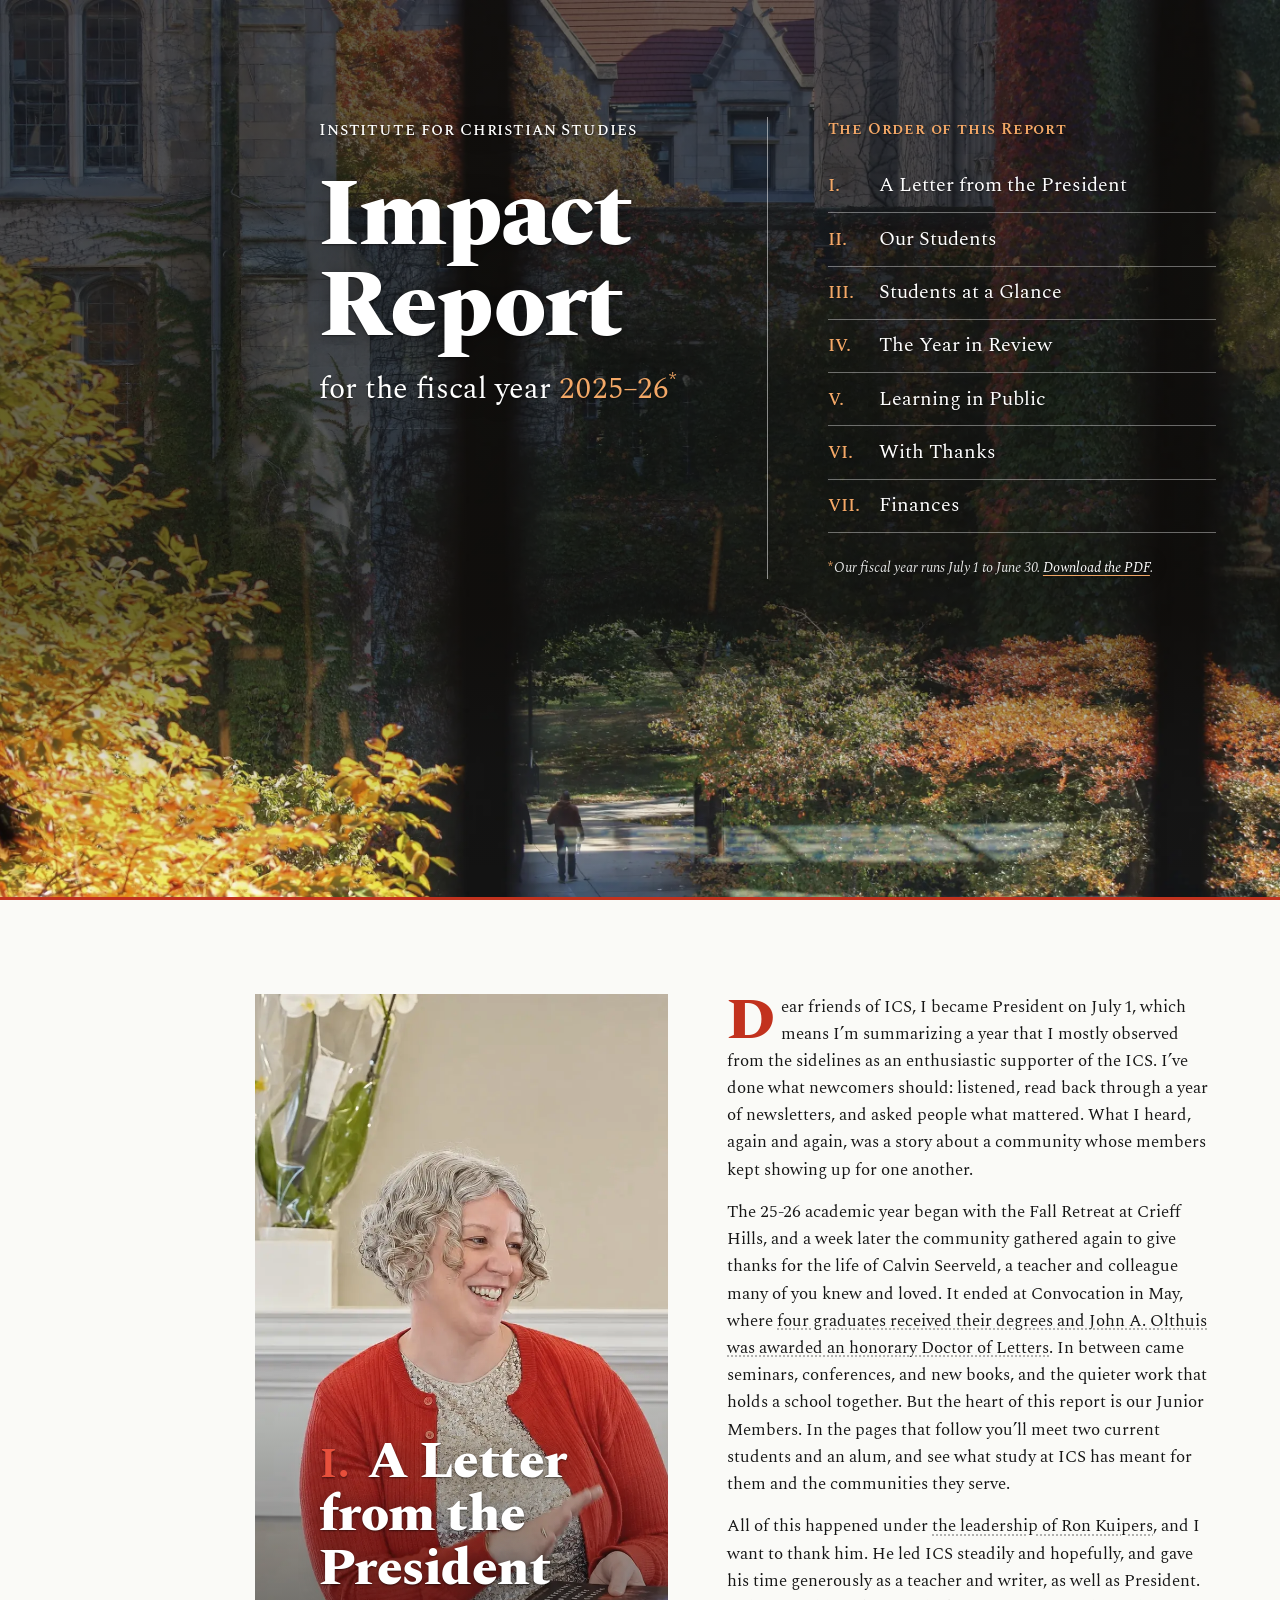
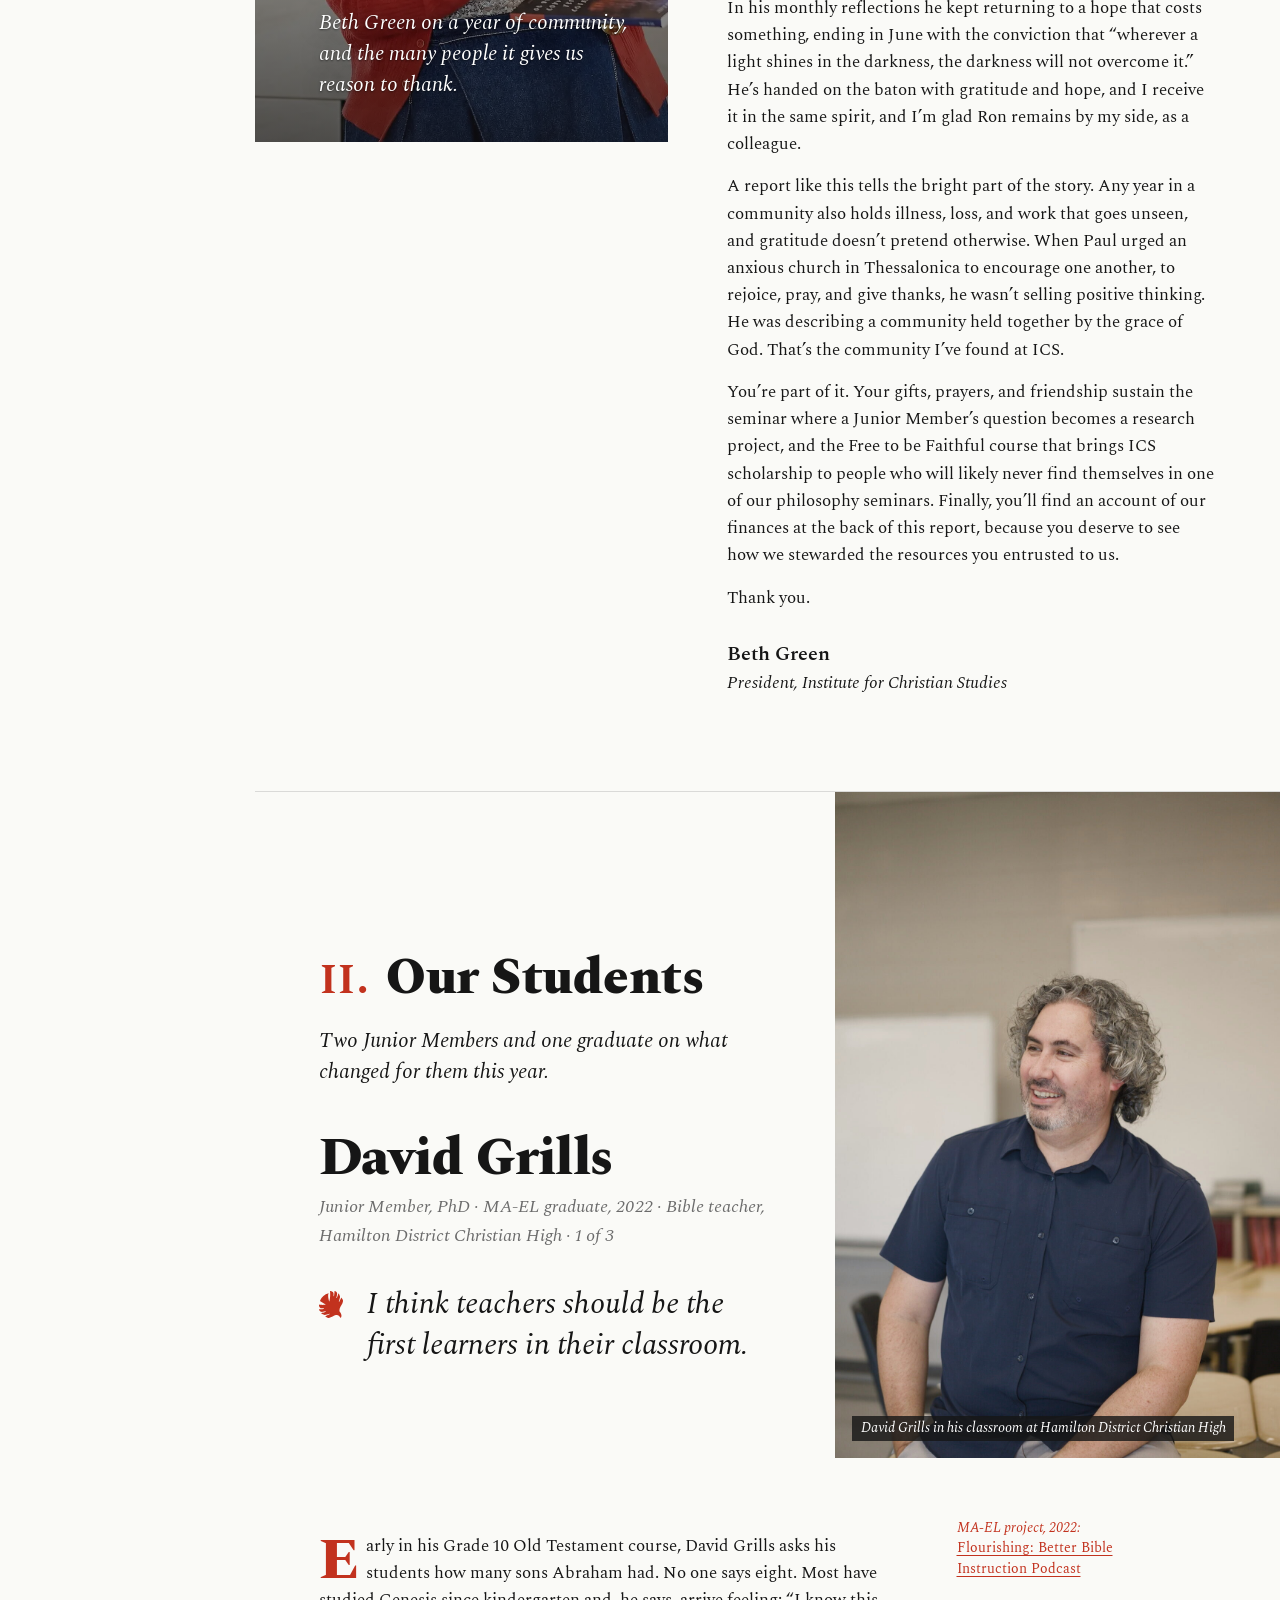
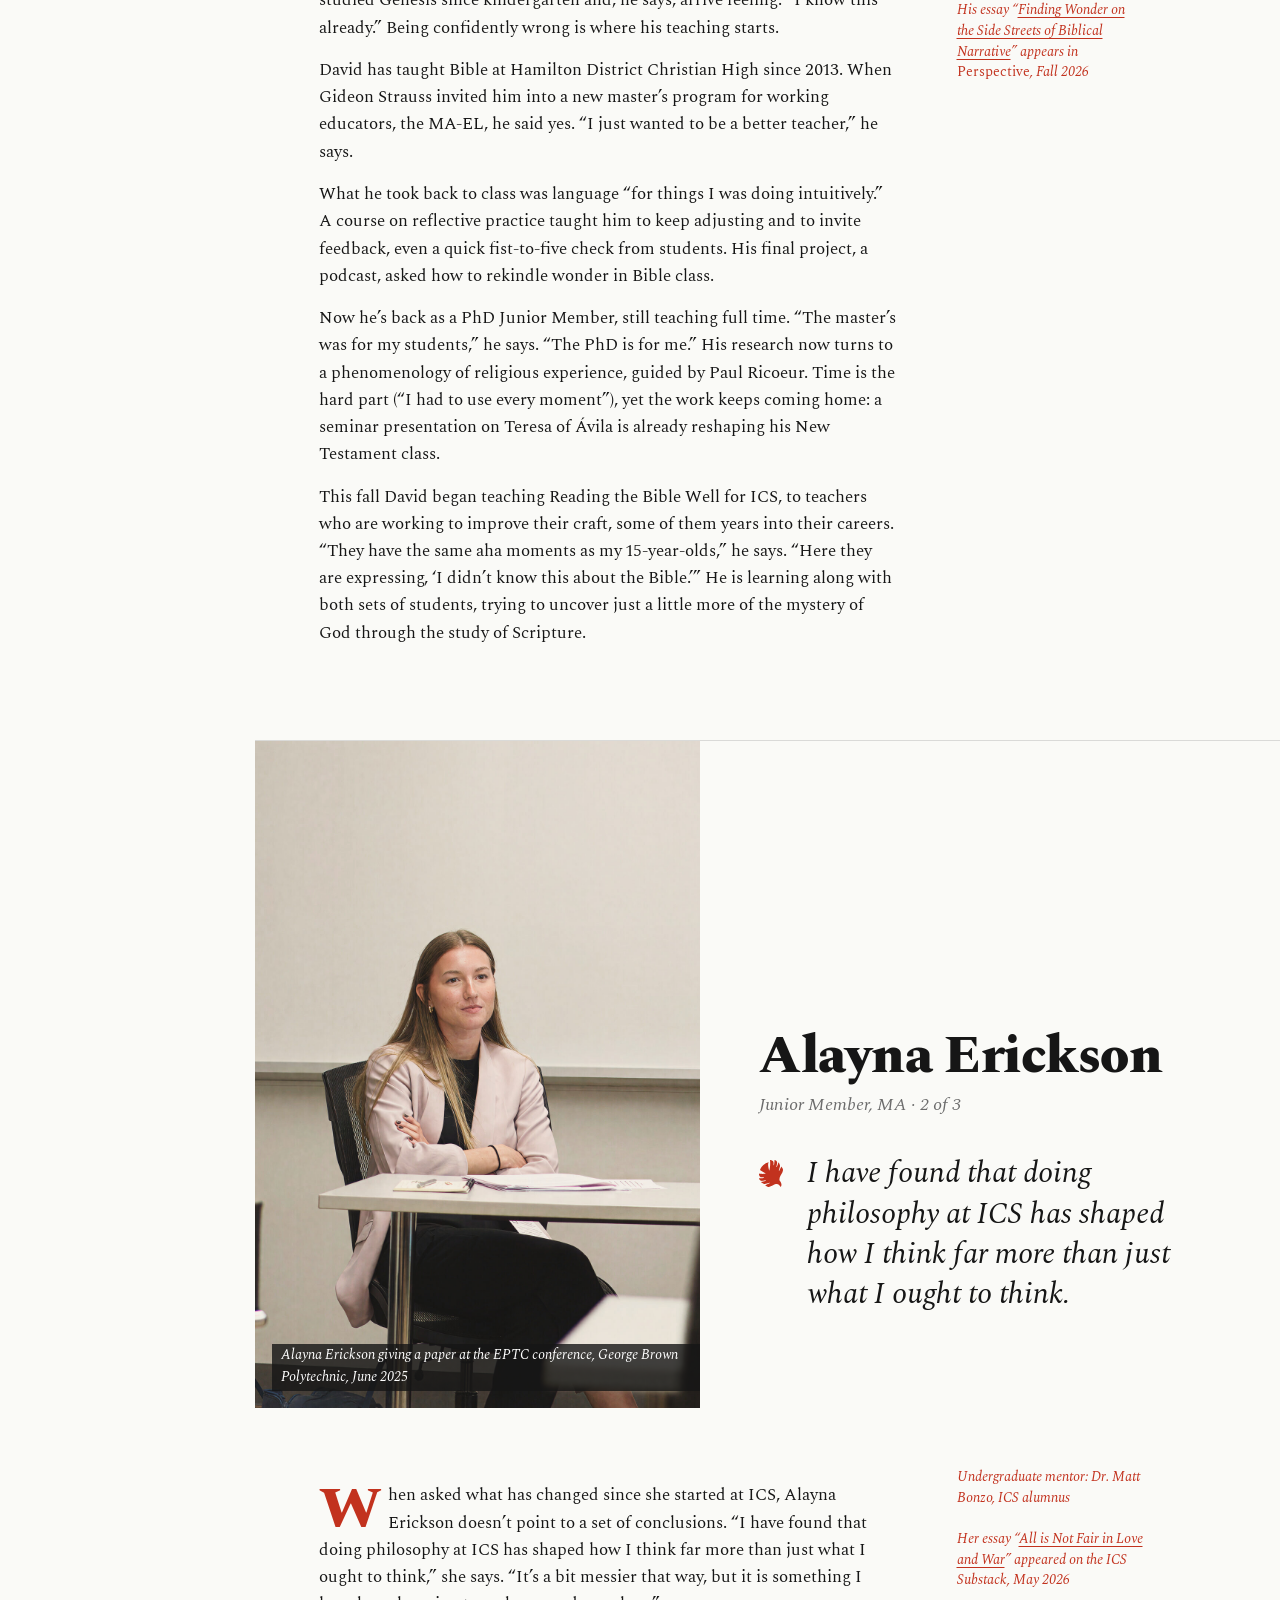
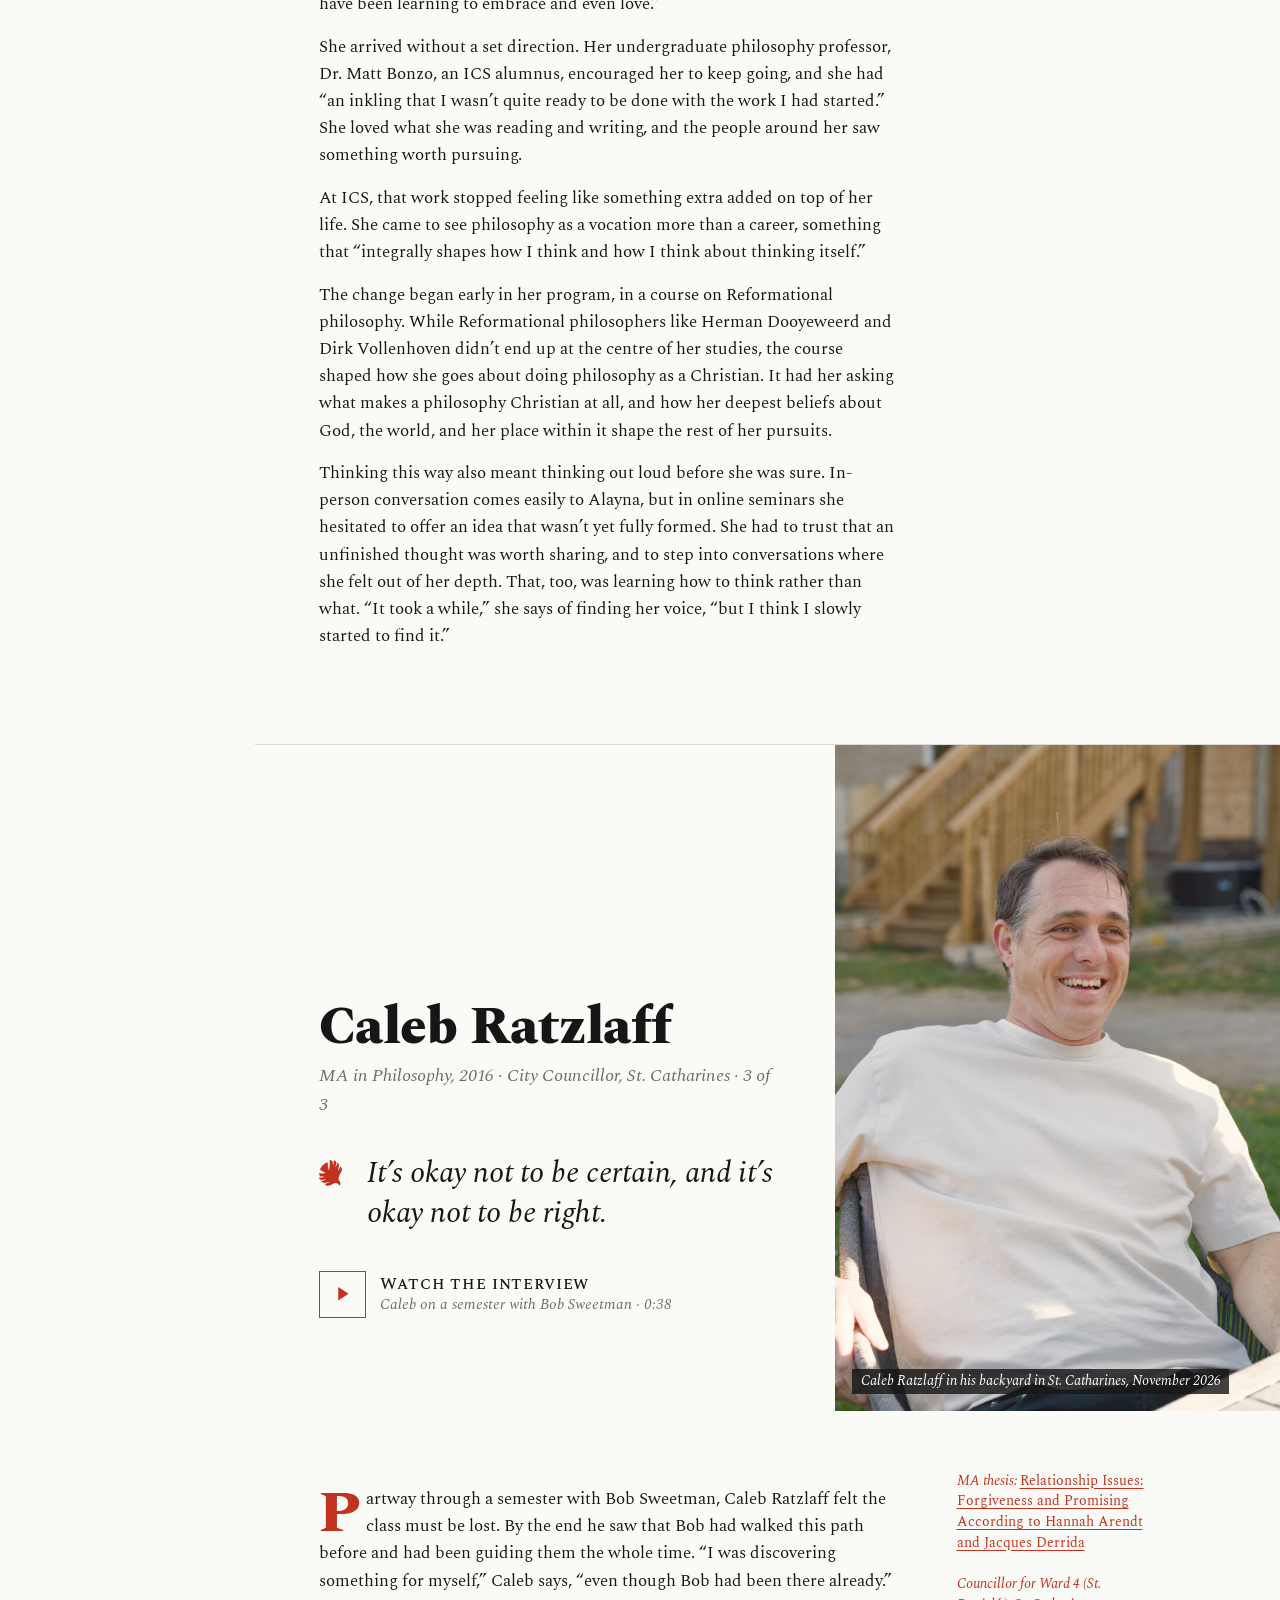
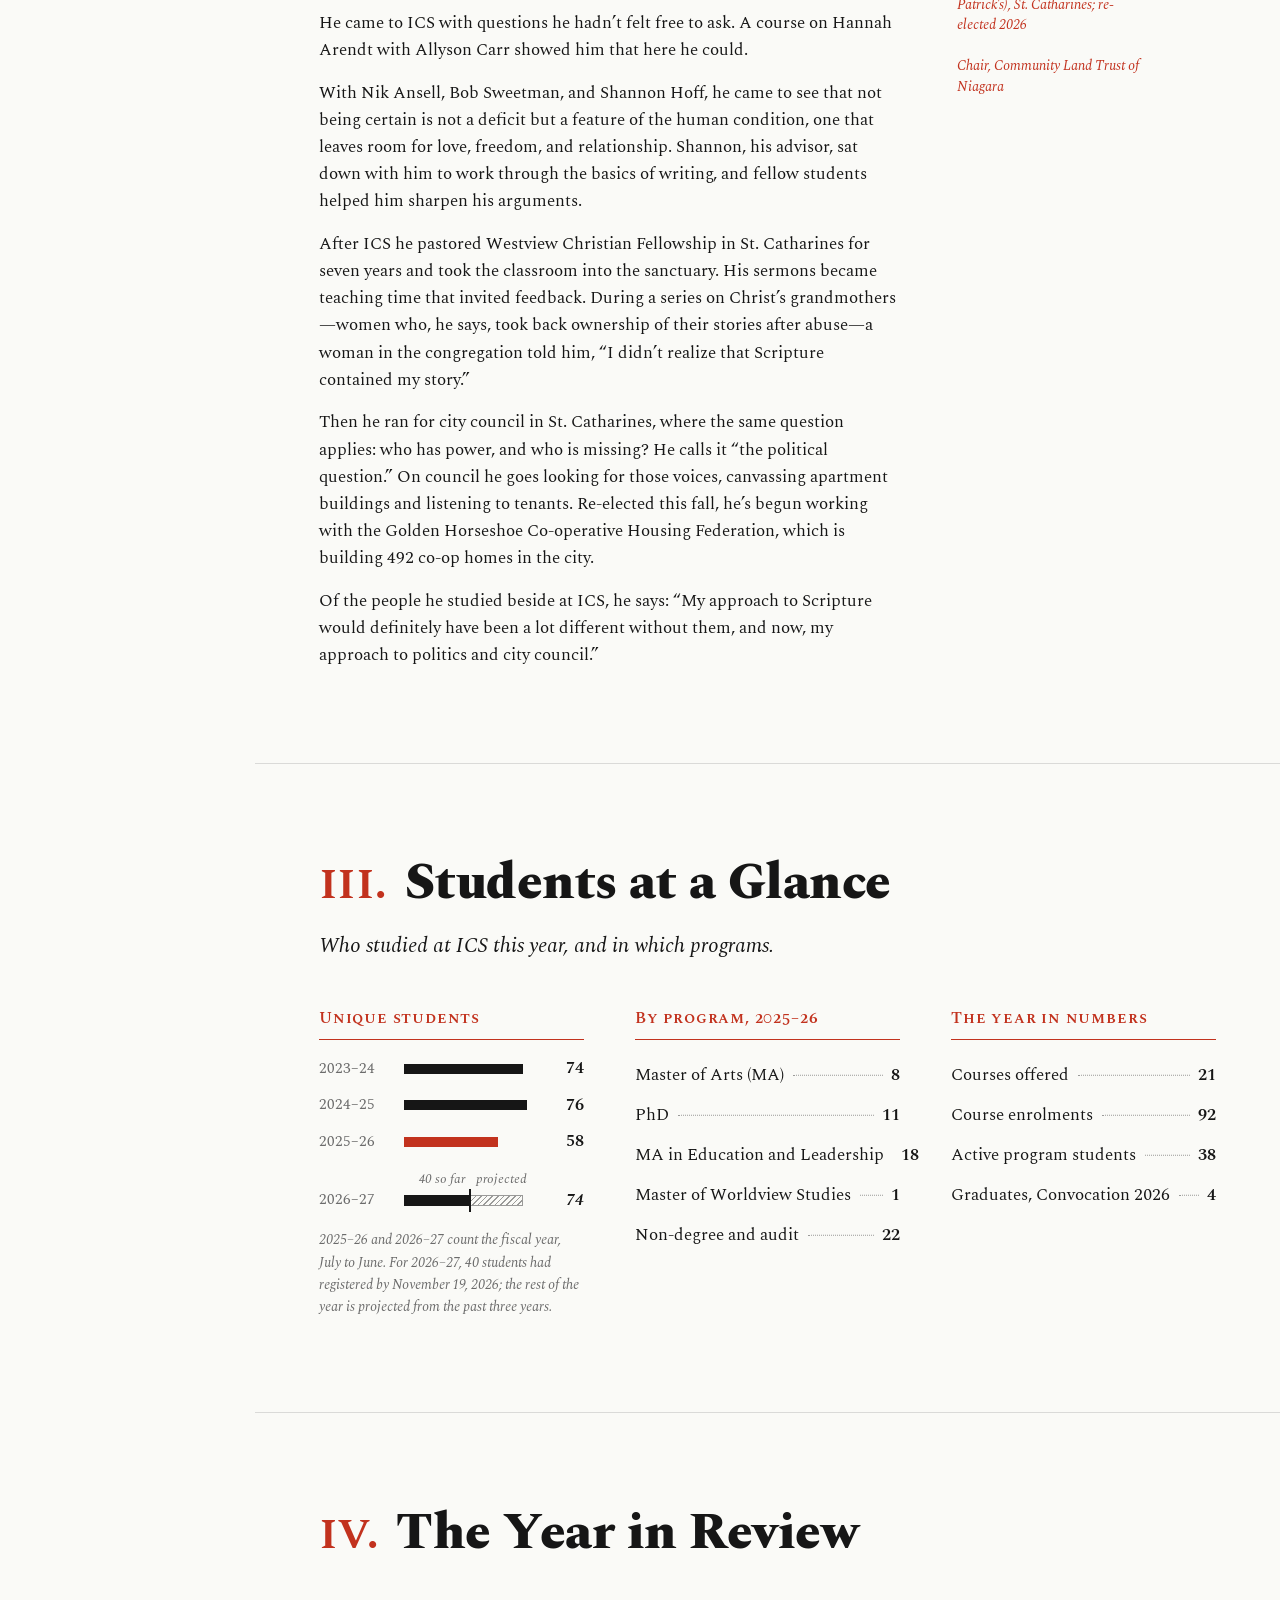
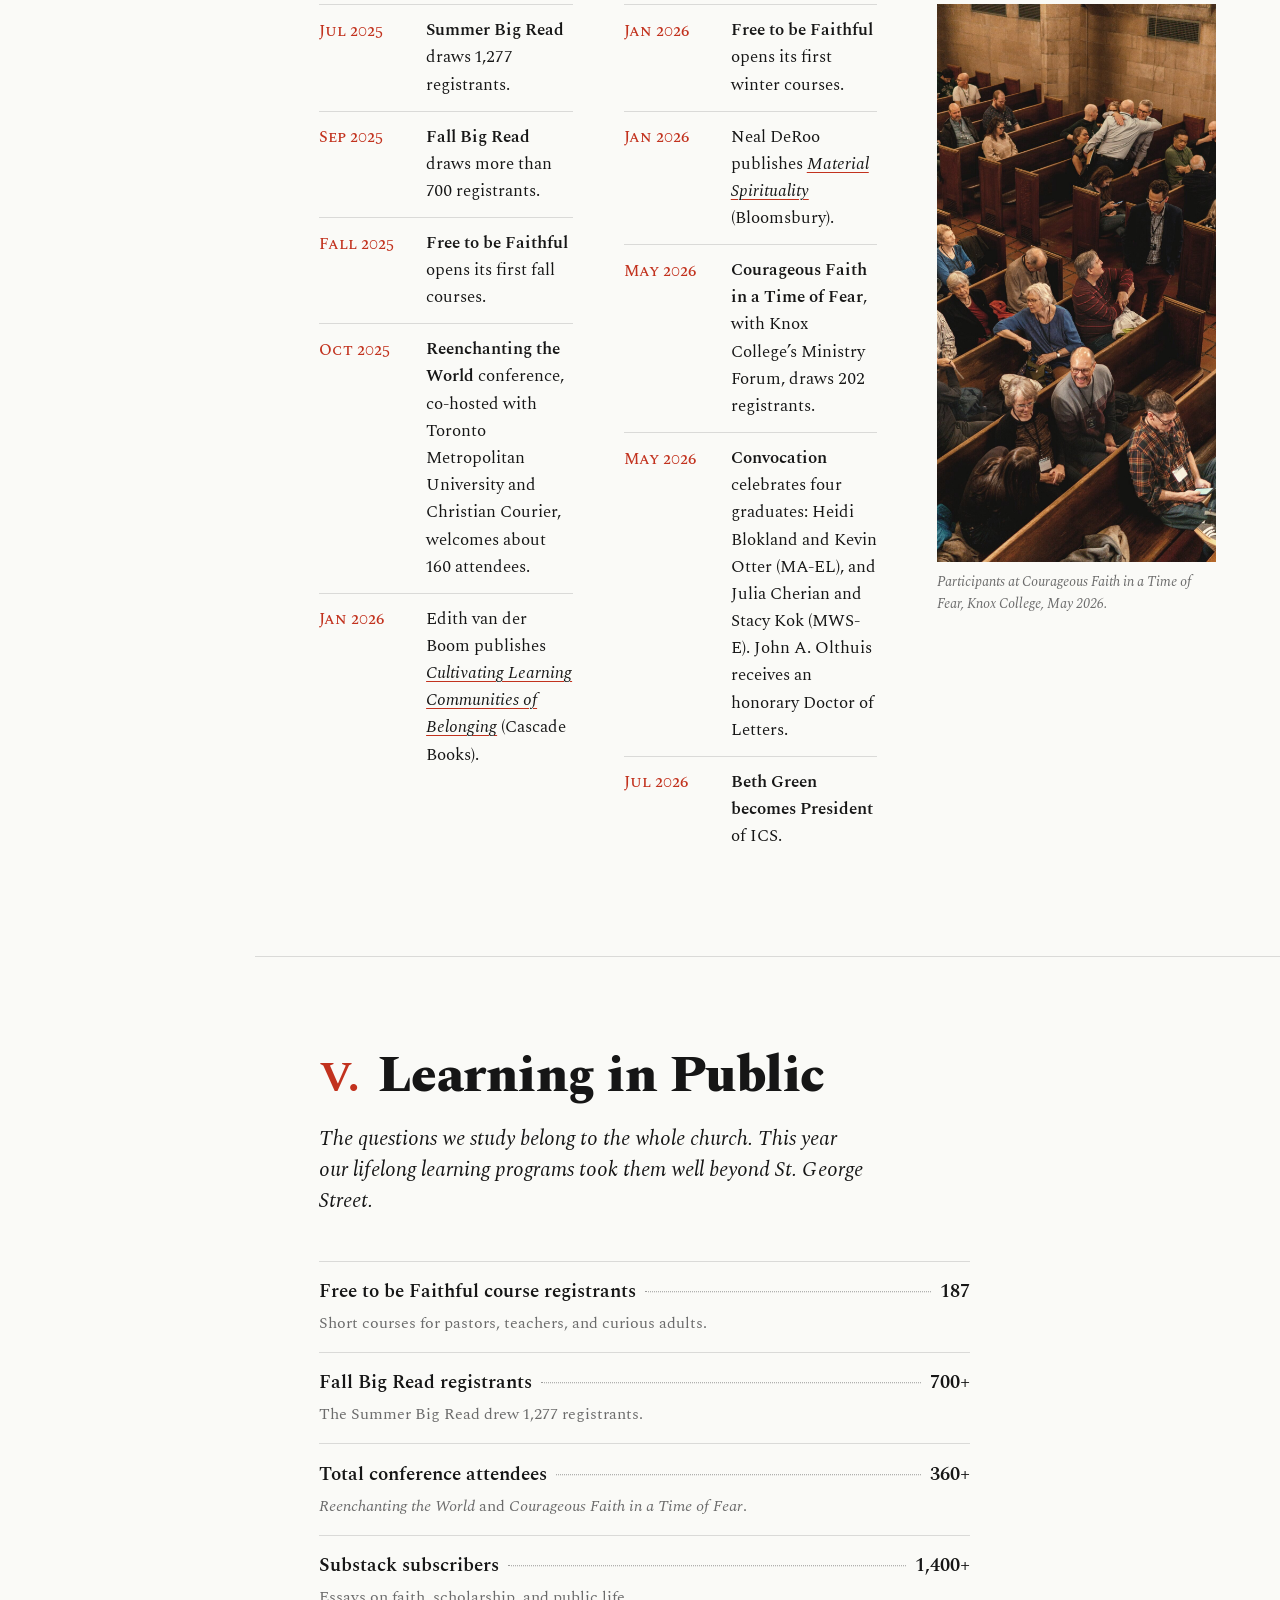
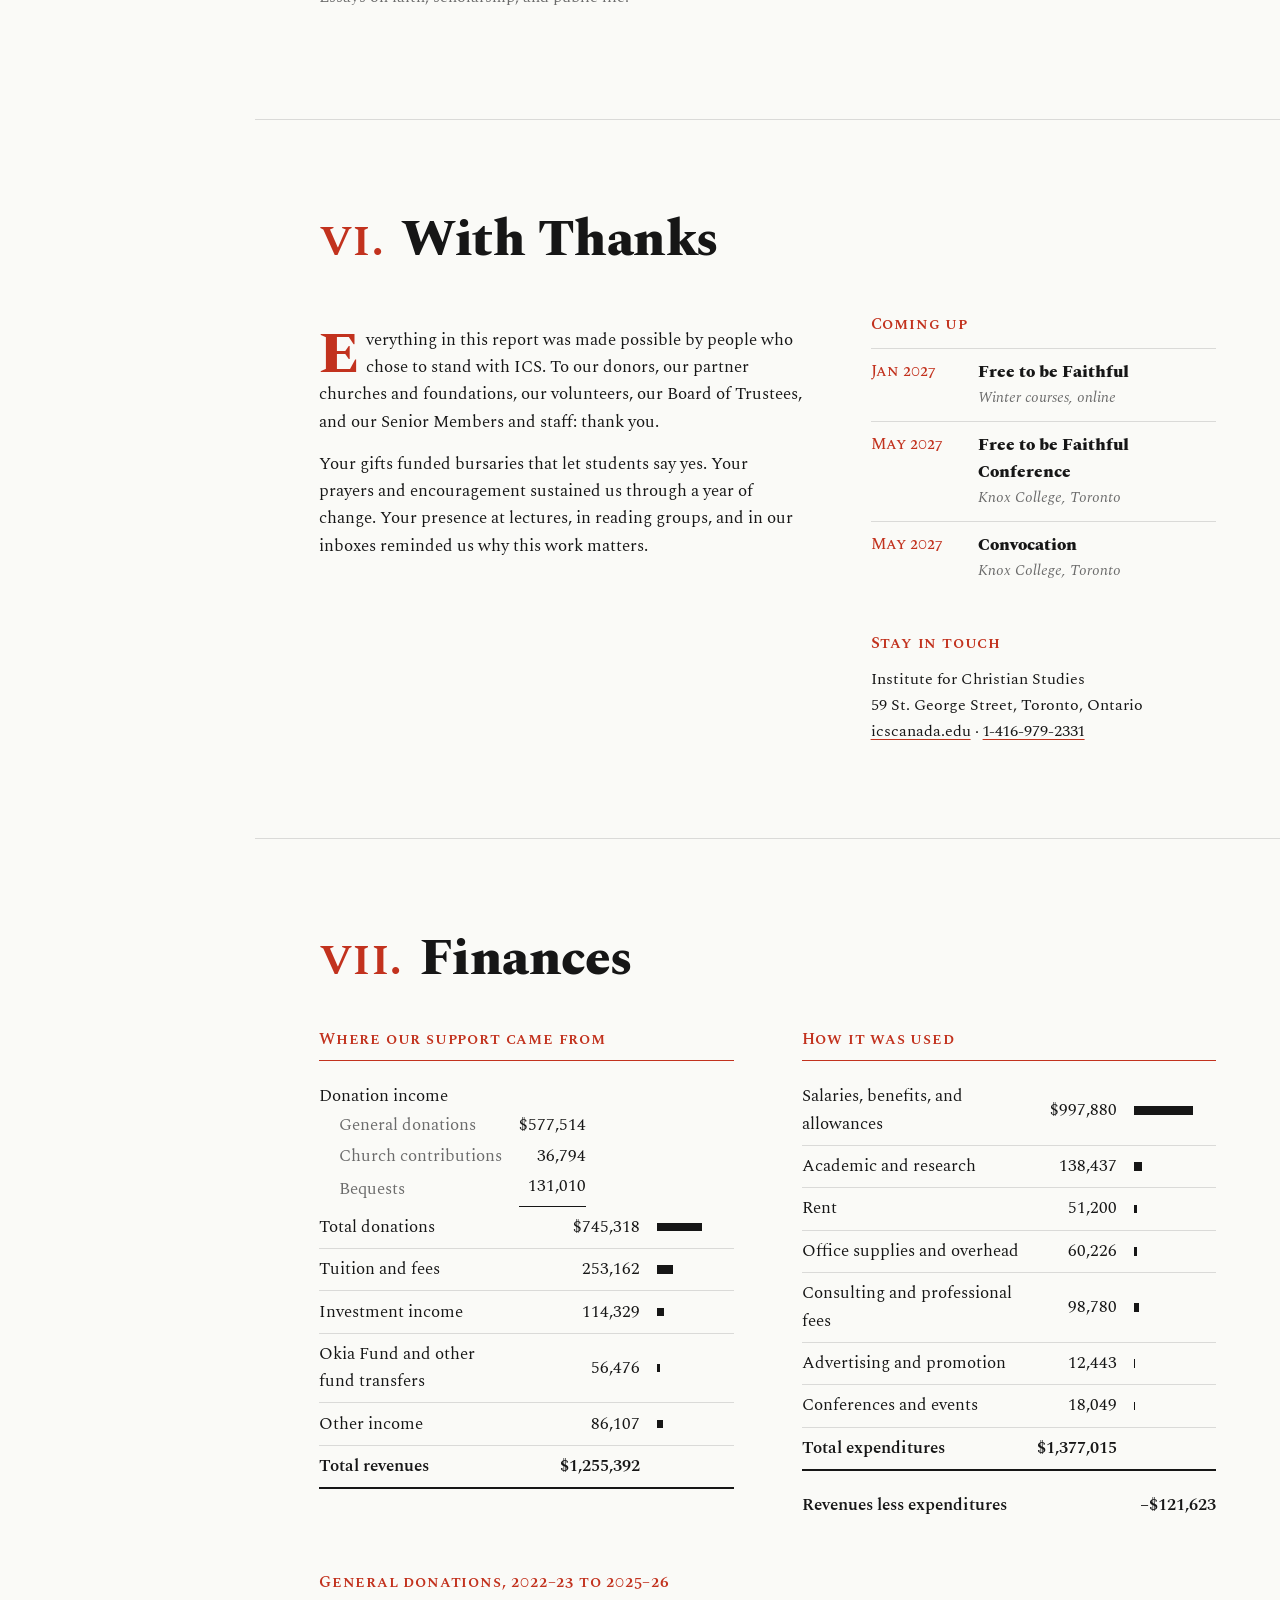
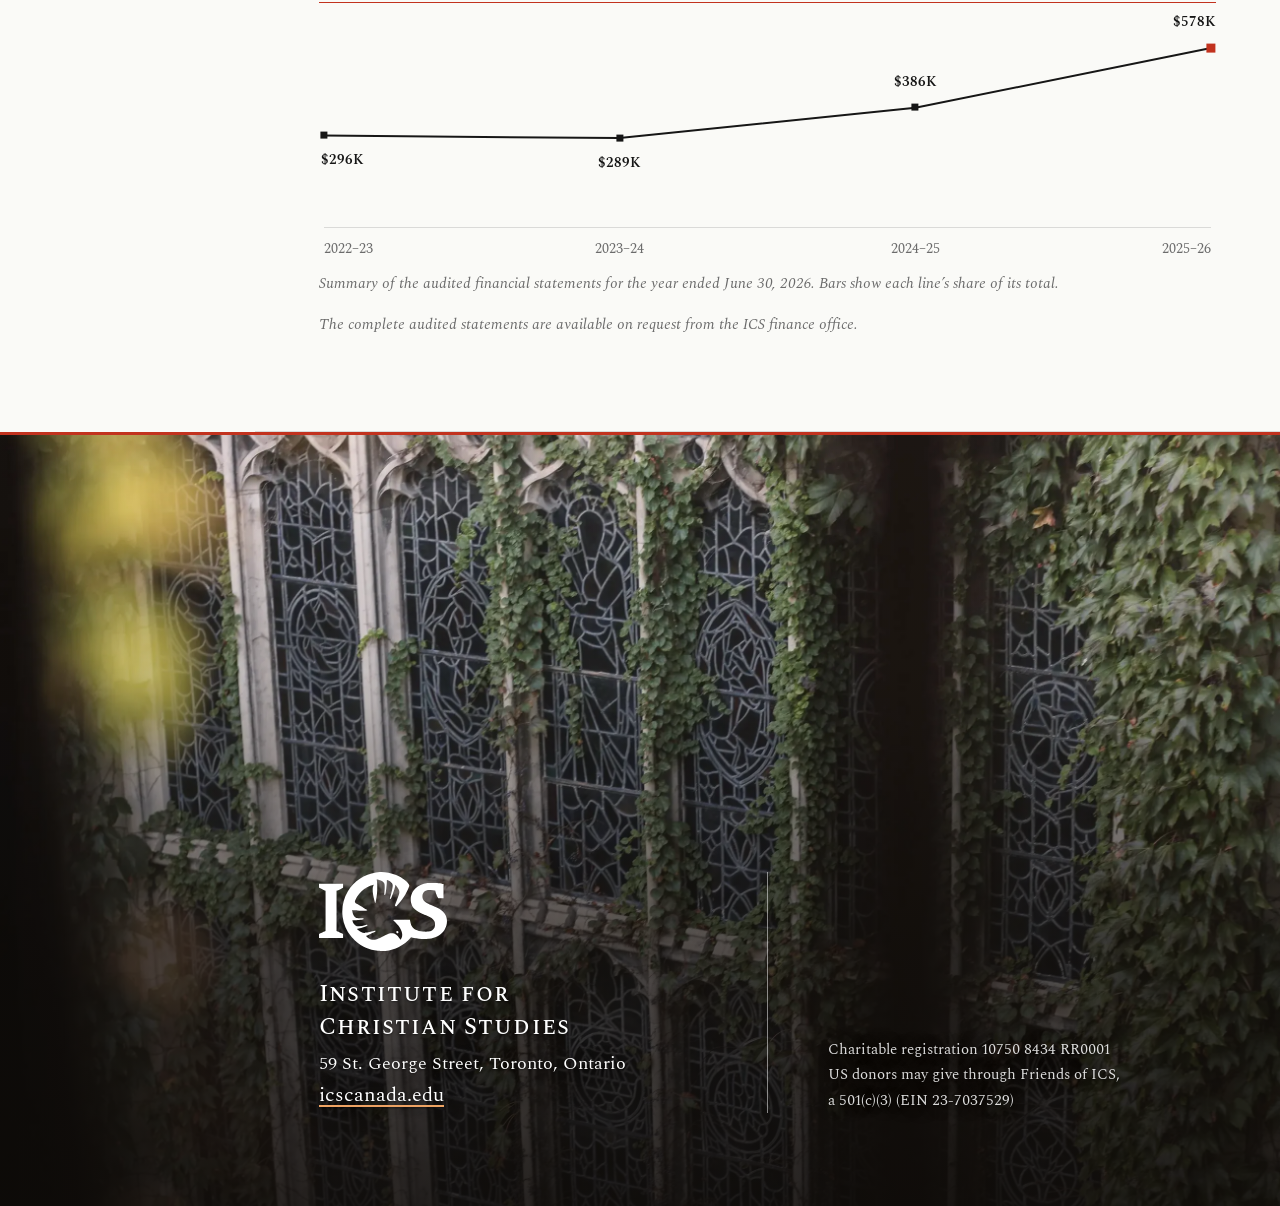
<file: 26-impact/index.html>
<!doctype html>
<!-- This report is kept in two repos that must stay identical: ics-site/impact-report-2025-26/ and supporters/26-impact/.
     Make every change in both, and commit both. See "The Impact Report lives in two repos" in either README. -->
<html lang="en">
<head>
<meta charset="utf-8">
<meta name="viewport" content="width=device-width, initial-scale=1">
<meta name="robots" content="noindex, nofollow">
<title>Impact Report 2025–26 · Institute for Christian Studies</title>
<link rel="icon" href="../assets/logos/ics-favicon.png" type="image/png">
<link rel="apple-touch-icon" href="../assets/logos/ics-favicon.png">
<meta name="description" content="The Institute for Christian Studies Impact Report for the academic year 2025–26: our students, the year in review, learning in public, and our finances.">
<link rel="stylesheet" href="fonts/fonts.css">
<style>
  :root {
    --paper: #FAFAF7;
    --ink: #161616;
    --rubric: #C2321E;
    --grey: #6B6B6B;
    --hair: color-mix(in srgb, var(--ink) 14%, var(--paper));
    --leader: color-mix(in srgb, var(--ink) 42%, var(--paper));
    --ph: #FFEFB0;
    --measure: 34rem;
    --ease: cubic-bezier(.16, 1, .3, 1);
  }
  * { box-sizing: border-box; }
  html { font-size: 106.25%; scroll-behavior: smooth; scrollbar-color: var(--rubric) var(--paper); -webkit-text-size-adjust: 100%; }
  body { margin: 0; background: var(--paper); color: var(--ink); font-family: Spectral, Georgia, serif; font-size: 1rem; line-height: 1.6; font-variant-numeric: oldstyle-nums proportional-nums; -webkit-font-smoothing: antialiased; }
  ::selection { background: var(--rubric); color: var(--paper); }
  h1, h2, h3, p, figure, blockquote, dl, dd, ol, ul { margin: 0; }
  img { display: block; max-width: 100%; }
  a { color: inherit; text-decoration-color: var(--rubric); text-decoration-thickness: 1px; text-underline-offset: .18em; }
  a:hover { color: var(--rubric); }
  :focus-visible { outline: 2px solid var(--rubric); outline-offset: 3px; }
  .sc { font-family: "Spectral SC", Spectral, serif; letter-spacing: .05em; font-weight: 500; }
  .r { color: var(--rubric); }
  .ph-note { font-style: italic; font-size: .82rem; color: var(--grey); }
  .ph-note.draft::before { content: "Draft · "; }
  .ph-note::before { content: "Placeholder · "; font-style: normal; font-family: "Spectral SC", serif; letter-spacing: .05em; color: var(--ink); background: var(--ph); padding: 0 .3em; margin-right: .2em; }
  .skip { position: absolute; left: -999px; }
  .skip:focus { left: 1rem; top: 1rem; z-index: 10; background: var(--paper); padding: .4rem .8rem; }

  /* Annual Report edition: <body class="annual"> shows the detailed finance sheets */
  body:not(.annual) .annual-only { display: none !important; }

  /* Draft notice */
  .draftbar { background: var(--ink); color: var(--paper); font-size: .82rem; text-align: center; padding: .5rem 1rem; }
  .draftbar mark { background: var(--ph); color: var(--ink); padding: 0 .3em; }

  /* Shell and the order rail */
  .shell { display: block; }
  .rail { display: none; }
  @media (min-width: 72rem) {
    .shell { display: grid; grid-template-columns: 15rem minmax(0, 1fr); }
    .rail { transition: opacity .5s var(--ease), visibility .5s; }
    .at-top .rail { opacity: 0; visibility: hidden; }
    .rail { display: block; position: sticky; top: 0; height: 100vh; padding: 3rem 1.5rem 2rem 2rem; border-right: 1px solid var(--rubric); }
  }
  .rail .sc { font-size: .8rem; color: var(--rubric); display: block; margin-bottom: 1.4rem; }
  .rail .list { position: relative; }
  .rail ol { list-style: none; padding: 0; }
  .rail li a { display: grid; grid-template-columns: 2.2rem 1fr; padding: .42rem 0; text-decoration: none; font-size: .92rem; line-height: 1.3; color: var(--grey); transition: color .3s var(--ease); }
  .rail li a .n { font-family: "Spectral SC", serif; color: var(--rubric); }
  .rail li a[aria-current="true"] { color: var(--ink); font-weight: 600; }
  .rail .pdf { position: absolute; bottom: 2rem; left: 2rem; right: 1.5rem; font-size: .88rem; font-style: italic; }
  @media (prefers-reduced-motion: reduce) { html { scroll-behavior: auto; } .rail, .rail li a, .tocbtn { transition: none; } }

  /* Sheets: flowing sections on screen, fixed pages in print */
  main { max-width: 70rem; width: 100%; margin: 0 auto; }
  .tocbtn { position: fixed; right: 1rem; bottom: 1rem; z-index: 5; background: var(--paper); color: var(--rubric); border: 1px solid var(--rubric); padding: .35rem .8rem; font-size: .9rem; text-decoration: none; transition: opacity .4s var(--ease), visibility .4s; }
  .at-top .tocbtn { opacity: 0; visibility: hidden; }
  @media (max-width: 71.99rem) { main { padding-bottom: 4rem; } }
  @media (min-width: 72rem) { .tocbtn { display: none; } }
  .sheet { position: relative; padding: 5.5rem clamp(1rem, 5vw, 4.5rem); border-bottom: 1px solid var(--hair); scroll-margin-top: 0; }
  .runhead, .folio { display: none; }
  h2.section { font-weight: 800; font-size: clamp(2.1rem, 4.5vw, 3rem); line-height: 1.05; letter-spacing: -.01em; text-wrap: balance; margin-bottom: 1.2rem; }
  h2.section .n { font-family: "Spectral SC", serif; font-weight: 600; color: var(--rubric); margin-right: .35em; }
  .lede { font-size: 1.25rem; font-style: italic; line-height: 1.45; max-width: 32rem; color: var(--ink); }
  .versal::first-letter { color: var(--rubric); font-weight: 800; font-size: 3.4em; float: left; line-height: .82; margin: .08em .1em 0 0; }
  .prose p + p { margin-top: .9em; }
  .note { font-style: italic; color: var(--rubric); font-size: .84rem; line-height: 1.45; }
  /* Titles inside the italic notes are set upright, the usual reversal, so they still stand apart */
  .note i { font-style: normal; }
  .resp { position: relative; padding-left: 1.6em; font-style: italic; }
  /* The ICS dove, as used to close each article in Perspective, marks every testimony */
  .resp::before { --dove: url("data:image/svg+xml,%3Csvg xmlns='http://www.w3.org/2000/svg' viewBox='0 0 8.92 10'%3E%3Cpath d='M8.88 3.77C8.92 3.33 8.71 2.88 8.32 2.48C8.29 2.45 8.28 2.44 8.27 2.44C8.27 2.44 8.27 2.45 8.27 2.45C8.14 2.72 7.58 3.88 7.58 3.88C7.58 3.88 7.48 4.04 7.39 3.99C7.32 3.96 7.37 3.83 7.37 3.83L7.79 2.31C7.79 2.31 7.88 1.70 7.16 0.84C7.12 1.45 6.59 2.56 6.59 2.56C6.59 2.56 6.53 2.65 6.45 2.61C6.39 2.58 6.39 2.49 6.39 2.49C6.39 2.49 6.74 1.61 6.72 0.96C6.68 0.50 6.24 0.16 5.73 0.06C5.81 0.56 5.58 1.77 5.58 1.77C5.58 1.77 5.55 1.99 5.41 1.93C5.38 1.91 5.38 1.85 5.38 1.78C5.39 1.51 5.42 0.96 5.35 0.72C5.27 0.32 4.59 0.02 4.04 0.00C4.23 0.40 4.14 1.98 4.12 2.24C4.04 3.14 3.87 3.82 3.87 3.82C3.87 3.82 3.85 3.86 3.83 3.86L3.80 3.86C3.80 3.86 3.05 1.49 3.61 0.84L3.59 0.81C2.84 0.99 2.19 1.32 1.55 1.92C1.26 2.19 0.89 2.71 0.89 2.71C0.67 3.05 0.47 3.48 0.47 3.48C0.41 3.60 0.44 3.71 0.51 3.82C0.58 3.94 0.80 4.00 0.80 4.00L2.34 4.92C2.34 4.92 2.50 5.00 2.49 5.07C2.46 5.15 2.21 5.13 2.21 5.13C2.21 5.13 0.66 5.23 0.00 5.00C0.00 5.56 0.28 6.24 0.67 6.34C1.18 6.46 1.45 6.37 1.73 6.40C1.80 6.41 1.85 6.39 1.88 6.45C1.94 6.58 1.71 6.61 1.71 6.61C1.71 6.61 0.49 6.79 0.00 6.70C0.08 7.21 0.40 7.66 0.87 7.71C1.51 7.76 2.41 7.45 2.41 7.45C2.41 7.45 2.49 7.45 2.52 7.51C2.55 7.59 2.47 7.65 2.47 7.65C2.47 7.65 1.34 8.13 0.72 8.15C1.56 8.90 2.17 8.83 2.17 8.83L3.33 8.56C3.62 8.47 3.83 8.38 3.83 8.38C3.83 8.38 3.92 8.38 3.96 8.45C4.00 8.53 3.91 8.60 3.91 8.60C3.91 8.60 3.66 8.72 3.33 8.86C2.97 9.02 2.46 9.24 2.29 9.32C2.29 9.32 2.28 9.32 2.28 9.32C2.33 9.34 2.34 9.35 2.32 9.37C2.70 9.78 3.14 10.00 3.59 9.98C4.55 9.92 5.55 9.06 6.22 8.91C7.21 8.71 7.65 9.45 8.02 9.95C8.69 9.13 8.10 8.13 7.57 7.49C7.56 7.36 7.56 6.93 7.71 6.36C7.89 5.69 8.78 4.73 8.88 3.77Z'/%3E%3C/svg%3E"); content: ""; position: absolute; left: 0; top: .22em; width: .8em; height: .9em; background: var(--rubric); -webkit-mask: var(--dove) center / contain no-repeat; mask: var(--dove) center / contain no-repeat; }

  /* Cover: the autumn photograph stands in for the paper. Text is white and the rubric's marks turn leaf amber.
     The type sits in the darkened canopy; the foot of the cover is left clear so the leaves keep their colour. */
  .cover { --ink: #fff; --grey: rgb(255 255 255 / .86); --rubric: #F4A867; --hair: rgb(255 255 255 / .38); --scrim: 14 11 8; --band: clamp(15rem, 44svh, 24rem);
    --veil: linear-gradient(to top, rgb(var(--scrim) / 0) 0, rgb(var(--scrim) / .1) calc(var(--band) * .5), rgb(var(--scrim) / .6) calc(var(--band) + 1rem), rgb(var(--scrim) / .64) 100%);
    display: grid; gap: 2.5rem; align-content: start; padding-top: 3.5rem; padding-bottom: var(--band); border-bottom: 0;
    color: #fff; isolation: isolate; overflow-y: clip; text-shadow: 0 1px 2px rgb(0 0 0 / .5), 0 0 24px rgb(0 0 0 / .4); }
  .cover::before { content: ""; position: absolute; z-index: -1; top: 0; bottom: 0; left: calc(50% - 50vw); width: 100vw;
    background: var(--veil), url(img/cover-autumn.jpg) 77% 50% / cover no-repeat;
    background-image: var(--veil), image-set(url(img/cover-autumn.webp) type("image/webp"), url(img/cover-autumn.jpg) type("image/jpeg"));
    transform-origin: 50% 70%; animation: cover-settle 2.8s cubic-bezier(.16, 1, .3, 1) both; }
  @keyframes cover-settle { from { transform: scale(1.07); } }
  @media (prefers-reduced-motion: reduce) { .cover::before { animation: none; } }
  .shell { overflow-x: clip; }
  .rail { z-index: 2; background: var(--paper); }
  .cover .who { font-size: 1rem; }
  .cover h1 { font-weight: 800; font-size: clamp(3.4rem, 9vw, 5.6rem); line-height: .95; letter-spacing: -.015em; margin: 1.6rem 0 .8rem; }
  .cover .year { font-size: 1.75rem; }
  .cover .year .r { white-space: nowrap; }
  .cover .fn { font-style: normal; margin-right: .1em; }
  .cover .year .fn { margin: 0 0 0 .04em; font-size: .7em; vertical-align: .45em; line-height: 0; }
  .cover .motto { font-size: 1.15rem; font-style: italic; line-height: 1.4; margin-top: 3rem; }
  .cover .motto .r { font-style: normal; font-size: 1.6rem; margin-right: .3rem; }
  .cover .rule { background: rgb(255 255 255 / .5); }
  .cover .order h2 { font-size: .95rem; color: var(--rubric); margin-bottom: 1rem; font-weight: 600; }
  .order ol { list-style: none; padding: 0; }
  .order li a { display: grid; grid-template-columns: 3rem 1fr 2rem; padding: .62rem 0; border-bottom: 1px solid var(--hair); font-size: 1.15rem; text-decoration: none; }
  .order li a:hover .t { color: var(--rubric); }
  .order .n { font-family: "Spectral SC", serif; color: var(--rubric); }
  .order .pg { text-align: right; color: var(--grey); font-size: .9rem; padding-top: .2rem; font-variant-numeric: tabular-nums oldstyle-nums; }
  /* Page numbers belong to the PDF only (make-pdf.mjs fills the empty .pg spans); on screen the contents are links */
  @media screen { .order .pg { display: none; } .order li a { grid-template-columns: 3rem 1fr; } }
  .cover .fine { font-size: .82rem; font-style: italic; color: rgb(255 255 255 / .9); margin-top: 1.4rem; max-width: 22rem; }
  .cover .fine a { color: var(--ink); text-decoration-color: var(--rubric); }
  @media (min-width: 52rem) {
    .cover { --band: clamp(12rem, 30svh, 20rem); grid-template-columns: 1fr 1px 1fr; gap: 3.5rem; min-height: 100svh; padding-top: clamp(4rem, 13svh, 8rem); }
    .cover::before { background-position: 0 0, 50% 72%; }
  }
  @media (min-width: 72rem) { .cover::before { left: calc(50% - 50vw - 7.5rem); } }
  /* The cover photograph ends on a rubric line at the seam. */
  .foot-rule { position: absolute; z-index: 1; bottom: 0; left: calc(50% - 50vw); width: 100vw; height: 3px; background: #C2321E; pointer-events: none; }
  @media (min-width: 72rem) { .foot-rule { left: calc(50% - 50vw - 7.5rem); } }

  /* Letter */
  .letter { display: grid; gap: 2rem; }
  .letter .prose { max-width: var(--measure); }
  /* The letter opens on Beth's photograph, bled to the sheet edge, with the heading set in white at its foot over the dark robes.
     It borrows the cover's photographic grammar: white type, leaf amber for the numeral, and a warm-black veil only under the type. */
  .letter .head { position: relative; display: grid; margin: 0 calc(-1 * clamp(1rem, 5vw, 4.5rem)); }
  .letter .portrait { position: relative; grid-area: 1 / 1; }
  .letter .portrait::after { content: ""; position: absolute; inset: 0; background: linear-gradient(to top, rgb(14 11 8 / .66) 0, rgb(14 11 8 / .4) 22%, rgb(14 11 8 / 0) 52%); }
  .letter .portrait img { display: block; width: 100%; height: auto; aspect-ratio: 4 / 5; object-fit: cover; object-position: 50% 50%; }
  /* On phones the subtitle sits on the paper under the photo, so the heading keeps to the dark robes. */
  .letter .head h2 { grid-area: 1 / 1; align-self: end; z-index: 1; margin: 0 clamp(1rem, 5vw, 4.5rem) 1.1rem; color: #fff; text-shadow: 0 1px 2px rgb(0 0 0 / .5), 0 0 24px rgb(0 0 0 / .4); }
  /* The rubric, lifted a step so the numeral holds against the maroon robe (#C2321E measures 2:1 there). */
  .letter .head h2 .n { color: #E8503C; }
  .letter .head .lede { margin: 1.2rem clamp(1rem, 5vw, 4.5rem) 0; }
  .letter .ph-note { margin: 0 0 1.4rem; }
  .letter .sig { margin-top: 1.6rem; font-style: italic; }
  /* Hovering (or tapping) the Convocation sentence reveals the photo above the line it starts on */
  .letter .prose p:has(.peek) { position: relative; }
  .peek { text-decoration: underline dotted var(--leader); text-underline-offset: .2em; cursor: zoom-in; outline-offset: 2px; }
  .peek:hover, .peek:focus-visible { text-decoration-color: var(--rubric); }
  .peek .pop { position: absolute; left: 0; right: 0; z-index: 3; transform: translateY(calc(-100% - .5rem)); opacity: 0; visibility: hidden; pointer-events: none; transition: opacity .2s var(--ease), visibility 0s .2s; background: var(--paper); box-shadow: 0 10px 30px rgb(0 0 0 / .22); }
  .peek:hover .pop, .peek:focus .pop { opacity: 1; visibility: visible; transition-delay: 0s; }
  .peek .pop img { display: block; width: 100%; height: auto; }
  .peek .pop .cap { display: block; padding: .35rem .6rem; font-size: .8rem; font-style: italic; color: var(--grey); }
  .letter .sig b { font-style: normal; font-weight: 600; display: block; font-size: 1.15rem; }
  @media (min-width: 52rem) {
    .letter { grid-template-columns: 5fr 7fr; gap: 3.5rem; }
    .letter .head { margin: 0 0 0 calc(-1 * clamp(1rem, 5vw, 4.5rem)); height: 44rem; align-self: start; }
    .letter .portrait { position: absolute; inset: 0; }
    .letter .portrait img { position: absolute; inset: 0; height: 100%; aspect-ratio: auto; object-position: 45% 100%; }
    .letter .head { display: flex; flex-direction: column; justify-content: flex-end; }
    .letter .head h2 { margin: 0 2rem 0 clamp(1rem, 5vw, 4.5rem); }
    .letter .head .lede { position: relative; z-index: 1; margin: .7rem 2rem 2.4rem clamp(1rem, 5vw, 4.5rem); max-width: 24rem; color: #fff; text-shadow: 0 1px 2px rgb(0 0 0 / .5), 0 0 24px rgb(0 0 0 / .4); }
  }

  /* Student features */
  .feature-a { display: grid; gap: 2rem; align-items: end; }
  .feature-a .photo { margin: -5.5rem clamp(-4.5rem, -5vw, -1rem) 0; aspect-ratio: 4 / 5; overflow: hidden; background: var(--ink); }
  .feature-a .photo img { width: 100%; height: 100%; object-fit: cover; object-position: center 28%; }
  .feature-a .photo { position: relative; }
  .feature-a .photo figcaption { position: absolute; left: 1rem; bottom: 1rem; background: rgba(22,22,22,.8); color: #fff; font-size: .8rem; font-style: italic; padding: .1rem .5rem; }
  .feature-a .intro { margin-bottom: 2.6rem; }
  .feature-a h3 { font-weight: 800; font-size: clamp(2.2rem, 4.6vw, 3.1rem); line-height: 1; letter-spacing: -.01em; }
  .feature-a .meta { font-style: italic; color: var(--grey); font-size: 1.05rem; margin: .5rem 0 2rem; }
  .feature-a blockquote { font-size: clamp(1.35rem, 2.6vw, 1.75rem); line-height: 1.35; max-width: 30rem; }
  @media (min-width: 52rem) {
    .feature-a { grid-template-columns: 5fr 6fr; gap: 3.5rem; }
    .feature-a .photo { margin: -5.5rem 0 -5.5rem clamp(-4.5rem, -5vw, -1rem); aspect-ratio: auto; height: calc(100% + 11rem); min-height: 34rem; }
  }
  .feature-b { padding-top: 0; }
  @media (min-width: 52rem) { .feature-b { padding-top: 3.5rem; } }
  /* A story's opener and its continuation are one piece: no rule between them, and a shorter gap on phones. */
  @media screen {
    .feature-a:has(+ .feature-b) { border-bottom: 0; }
    @media (max-width: 51.99rem) { .feature-a:has(+ .feature-b) { padding-bottom: 3rem; } }
    /* Likewise the Annual Report's finance detail, which has no heading of its own: it continues vii. */
    body.annual #finances, body.annual #fin-detail { border-bottom: 0; }
    body.annual #fin-detail, body.annual #position { padding-top: 0; }
  }
  /* The stories alternate sides, starting on the right, so the first one does not stack its photo under Beth's. */
  @media screen and (min-width: 52rem) {
    .feature-a.mirror { grid-template-columns: 6fr 5fr; }
    .feature-a.mirror .photo { grid-column: 2; grid-row: 1; margin: -5.5rem clamp(-4.5rem, -5vw, -1rem) -5.5rem 0; }
    .feature-a.mirror .text { grid-column: 1; grid-row: 1; }
  }
  /* A story's film plays in place of its photograph, in the same frame, then gives the photograph back.
     The frame is 4:5 on phones, the film's own shape; on wider screens the taller column letterboxes it in ink. */
  .photo .film { position: absolute; inset: 0; width: 100%; height: 100%; object-fit: contain; background: var(--ink); opacity: 0; visibility: hidden; transition: opacity .6s var(--ease), visibility 0s .6s; }
  .photo.playing .film { opacity: 1; visibility: visible; transition-delay: 0s; }
  .photo figcaption { transition: opacity .3s var(--ease); }
  .photo.playing figcaption { opacity: 0; }
  .watch { display: inline-grid; grid-template-columns: 2.75rem auto; align-items: center; gap: .85rem; margin-top: 2.2rem; padding: 0; border: 0; background: none; color: inherit; font: inherit; text-align: left; cursor: pointer; }
  .watch .mark { display: grid; place-items: center; width: 2.75rem; height: 2.75rem; border: 1px solid var(--rubric); color: var(--rubric); transition: background-color .3s var(--ease), color .3s var(--ease); }
  .watch .mark svg { width: .8rem; height: .8rem; fill: currentColor; }
  .watch .mark .stop, .watch[aria-pressed="true"] .mark .play { display: none; }
  .watch[aria-pressed="true"] .mark .stop { display: block; }
  .watch:hover .mark, .watch[aria-pressed="true"] .mark { background: var(--rubric); color: var(--paper); }
  .watch .sc { display: block; font-size: 1rem; line-height: 1.3; }
  .watch .t { display: block; font-size: .88rem; font-style: italic; color: var(--grey); line-height: 1.35; }
  .watch:hover .sc { color: var(--rubric); }
  @media (prefers-reduced-motion: reduce) { .photo .film, .photo figcaption, .watch .mark { transition: none; } }

  .story { display: grid; gap: 2rem; }
  .story .prose { max-width: var(--measure); }
  .story aside p + p { margin-top: 1.2rem; }
  @media (min-width: 52rem) { .story { grid-template-columns: minmax(0, var(--measure)) 11rem; gap: 3.5rem; } }

  /* Ledgers and bars */
  .glance { display: grid; gap: 3rem; margin-top: 2.6rem; }
  @media (min-width: 52rem) { .glance { grid-template-columns: repeat(3, 1fr); gap: 3rem; } }
  .glance h3, .fin h3, .trend h3 { font-family: "Spectral SC", serif; font-weight: 600; letter-spacing: .05em; font-size: .95rem; color: var(--rubric); margin-bottom: .9rem; padding-bottom: .4rem; border-bottom: 1px solid var(--rubric); }
  .ledger div { display: flex; align-items: baseline; gap: .5rem; padding: .38rem 0; }
  .ledger dt { flex: none; }
  .ledger div::after { content: ""; order: 1; flex: 1; border-bottom: 1px dotted var(--leader); transform: translateY(-.25em); }
  .ledger dd { order: 2; font-variant-numeric: lining-nums tabular-nums; font-weight: 600; }
  .src { font-size: .82rem; font-style: italic; color: var(--grey); margin-top: .9rem; }
  .bars { display: grid; gap: .55rem; }
  .bar { display: grid; grid-template-columns: 4.4rem 1fr 2.4rem; align-items: center; gap: .6rem; position: relative; outline-offset: 2px; }
  .bar .yr { font-size: .9rem; color: var(--grey); font-variant-numeric: lining-nums tabular-nums; }
  .bar .track { height: .6rem; }
  .bar .fill { display: block; height: 100%; width: calc(var(--v) / var(--max) * 100%); background: var(--ink); }
  .bar.now .fill { background: var(--rubric); }
  .bar .v { text-align: right; font-weight: 600; font-variant-numeric: lining-nums tabular-nums; }
  .bar[data-tip]:hover::after, .bar[data-tip]:focus-visible::after { content: attr(data-tip); position: absolute; left: 5rem; bottom: calc(100% + .3rem); background: var(--ink); color: var(--paper); font-size: .8rem; padding: .25rem .55rem; white-space: nowrap; z-index: 2; }
  /* A year still under way: solid to what has happened (--at), hatched on to the projection, an ink tick where one becomes the other */
  .bar.proj { margin-top: 1.3rem; }
  .bar.proj .track { position: relative; display: flex; }
  .bar.proj .fill { flex: none; width: calc(var(--at) / var(--max) * 100%); }
  .bar.proj .ahead { flex: none; height: 100%; width: calc((var(--v) - var(--at)) / var(--max) * 100%); background: repeating-linear-gradient(-45deg, var(--leader) 0 1px, transparent 1px 4px); box-shadow: inset 0 0 0 1px var(--leader); }
  .bar.proj .mark { position: absolute; left: calc(var(--at) / var(--max) * 100%); top: -.4rem; bottom: -.4rem; border-left: 2px solid var(--ink); }
  .bar.proj .mark span { position: absolute; bottom: calc(100% + .1rem); font-size: .74rem; font-style: italic; line-height: 1; color: var(--grey); white-space: nowrap; }
  .bar.proj .mark .past { right: .35rem; }
  .bar.proj .mark .next { left: .35rem; }
  .bar.proj .v { font-style: italic; }
  .bar.proj[data-tip]:hover::after, .bar.proj[data-tip]:focus-visible::after { bottom: calc(100% + 1.2rem); right: 0; white-space: normal; }

  /* Year in review */
  .yir { display: grid; gap: 2.5rem; margin-top: 2.6rem; }
  .cal { list-style: none; padding: 0; columns: 1; column-gap: 3rem; }
  .cal li { break-inside: avoid; display: grid; grid-template-columns: 5.5rem 1fr; gap: .8rem; padding: .7rem 0; border-top: 1px solid var(--hair); }
  .cal .m { font-family: "Spectral SC", serif; color: var(--rubric); font-size: .92rem; padding-top: .1rem; }
  .cal b { font-weight: 600; }
  .yir figure img { width: 100%; height: auto; aspect-ratio: 4 / 3; object-fit: cover; object-position: 50% 84%; }
  .yir figcaption { font-size: .82rem; font-style: italic; color: var(--grey); margin-top: .5rem; }
  @media (min-width: 52rem) { .yir { grid-template-columns: 8fr 4fr; gap: 3.5rem; } .cal { columns: 2; } }
  /* The photo runs the calendar's full height, its caption ending level with the last entry, in a portrait crop of the full chapel.
     Where the calendar wraps tall, the photo stops at twice its width rather than thinning to a strip. */
  @media screen and (min-width: 52rem) {
    .yir figure { display: flex; flex-direction: column; container-type: inline-size; }
    .yir figure img { flex: 1 1 0; min-height: 0; max-height: 200cqi; aspect-ratio: auto; object-position: 50% 50%; }
  }

  /* Learning in public */
  .reach { display: grid; gap: 2rem; margin-top: 2.6rem; }
  @media (min-width: 52rem) { .reach { grid-template-columns: minmax(0, 40rem) 11rem; gap: 3.5rem; } }
  .rlist { list-style: none; padding: 0; }
  .rlist li { padding: .9rem 0; border-top: 1px solid var(--hair); }
  .rlist .row { display: flex; align-items: baseline; gap: .5rem; font-size: 1.12rem; font-weight: 600; }
  .rlist .row::after { content: ""; order: 1; flex: 1; border-bottom: 1px dotted var(--leader); transform: translateY(-.25em); }
  .rlist .v { order: 2; font-variant-numeric: lining-nums tabular-nums; }
  .rlist p { color: var(--grey); font-size: .95rem; margin-top: .2rem; max-width: 32rem; }

  /* Thanks */
  .thanks { display: grid; gap: 3rem; margin-top: 2.6rem; }
  @media (min-width: 52rem) { .thanks { grid-template-columns: 7fr 5fr; gap: 4rem; } }
  .thanks .prose { max-width: var(--measure); }
  .events h3, .contact h3 { font-family: "Spectral SC", serif; font-weight: 600; letter-spacing: .05em; font-size: .95rem; color: var(--rubric); margin-bottom: .6rem; }
  .events ol { list-style: none; padding: 0; }
  .events li { display: grid; grid-template-columns: 5.5rem 1fr; gap: .8rem; padding: .6rem 0; border-top: 1px solid var(--hair); }
  .events .d { font-family: "Spectral SC", serif; color: var(--rubric); font-size: .92rem; }
  .events em { display: block; color: var(--grey); font-size: .9rem; }
  .contact { margin-top: 2.2rem; font-size: .95rem; }

  /* Finances */
  .fin { display: grid; gap: 3rem; margin-top: 2.4rem; }
  @media (min-width: 52rem) { .fin { grid-template-columns: 1fr 1fr; gap: 4rem; } }
  .fin table { width: 100%; border-collapse: collapse; font-variant-numeric: lining-nums tabular-nums; }
  .fin caption { text-align: left; }
  .fin th, .fin td { text-align: left; font-weight: 400; padding: .42rem 0; border-bottom: 1px solid var(--hair); vertical-align: middle; }
  .fin td.amt { text-align: right; padding-left: 1rem; white-space: nowrap; }
  .fin td.share { width: 24%; padding-left: 1rem; }
  .fin .sbar { display: block; height: .5rem; width: calc(var(--p) * 1%); background: var(--ink); }
  .fin tr.total th, .fin tr.total td, .fin tfoot th, .fin tfoot td { font-weight: 600; border-bottom: 2px solid var(--ink); border-top: 1px solid var(--ink); }
  .fin .net { margin-top: 1.2rem; display: flex; justify-content: space-between; font-weight: 600; font-variant-numeric: lining-nums tabular-nums; }
  .fin thead th { font-size: .8rem; font-style: italic; color: var(--grey); text-align: right; padding-left: 1rem; white-space: nowrap; }
  .fin thead th:first-child { text-align: left; padding-left: 0; }
  .fin td.prev { color: var(--grey); }
  .fin tr.sub th { padding-left: 1.2em; color: var(--grey); white-space: nowrap; }
  /* Accounts layout: category heading without a figure, indented components, a ruled subtotal */
  /* Components sit in an inner figure column, one step left of the main one; only the subtotal steps out,
     so the main column adds straight down to the total. One short rule under the last component. */
  .fin { --inner: 6ch; }
  #fin-detail .fin { --inner: 0ch; } /* two comparative years: no room for an inner column, so components and subtotal share each year's column */
  .fin tr.head th { border-bottom: 0; padding-bottom: 0; }
  .fin tr.sub th, .fin tr.sub td { border-bottom: 0; padding-top: .1rem; padding-bottom: .1rem; }
  .fin tr.sub td.amt { padding-right: var(--inner); }
  .fin tr.sub:has(+ tr.subtotal) td.amt { padding-bottom: .35rem; background: linear-gradient(var(--ink), var(--ink)) no-repeat left 1rem bottom 0 / calc(100% - 1rem - var(--inner)) 1px; }
  .fin tr.group th { font-family: "Spectral SC", serif; letter-spacing: .05em; font-weight: 600; padding-top: 1.2rem; }
  #position .fin-notes { margin-top: 0; }
  @media (max-width: 40rem) { .fin td.share, .fin thead th.share { display: none; } }
  .fin-notes { margin-top: 2.4rem; display: grid; gap: 1rem; max-width: 50rem; font-size: .9rem; color: var(--grey); font-style: italic; }
  /* General donations over six years: one ink line on a zero baseline, each year marked and labelled; this year's point is rubric. */
  .trend { margin: 3rem 0 0; }
  .trend .plot { position: relative; height: 11rem; margin: 2.2rem 5px 2.6rem; font-variant-numeric: lining-nums tabular-nums; }
  .trend .base { position: absolute; left: 0; right: 0; bottom: 0; border-top: 1px solid var(--hair); }
  .trend svg { position: absolute; inset: 0; width: 100%; height: 100%; overflow: visible; }
  .trend polyline { fill: none; stroke: var(--ink); stroke-width: 2; stroke-linejoin: miter; vector-effect: non-scaling-stroke; }
  .trend .pt { position: absolute; left: calc(var(--i) / 3 * 100%); bottom: calc(var(--v) / var(--max) * 100%); width: 1.6rem; height: 1.6rem; transform: translate(-50%, 50%); outline-offset: 2px; }
  .trend .pt::before { content: ""; position: absolute; inset: calc(50% - 3.5px); background: var(--ink); }
  .trend .pt.now::before { inset: calc(50% - 4.5px); background: var(--rubric); }
  .trend .v { position: absolute; left: 50%; bottom: 100%; transform: translateX(-50%); font-size: .85rem; font-weight: 600; white-space: nowrap; }
  .trend .pt.start .v { left: calc(50% - 3.5px); transform: none; }
  .trend .pt.below .v { bottom: auto; top: 100%; }
  .trend .pt.now .v { left: auto; right: calc(50% - 4.5px); transform: none; }
  .trend .yr { position: absolute; top: calc(100% + .6rem); left: calc(var(--i) / 3 * 100%); transform: translateX(-50%); font-size: .82rem; color: var(--grey); white-space: nowrap; }
  .trend .yr.start { transform: none; }
  .trend .yr.end { transform: translateX(-100%); }
  .trend .pt[data-tip]:hover::after, .trend .pt[data-tip]:focus-visible::after { content: attr(data-tip); position: absolute; left: 50%; bottom: calc(100% + 1.4rem); transform: translateX(-50%); background: var(--ink); color: var(--paper); font-size: .8rem; font-weight: 400; padding: .25rem .55rem; white-space: nowrap; z-index: 2; }
  .trend .pt.start[data-tip]:hover::after, .trend .pt.start[data-tip]:focus-visible::after { left: 50%; transform: none; }
  .trend .pt.now[data-tip]:hover::after, .trend .pt.now[data-tip]:focus-visible::after { left: auto; right: 50%; transform: none; }
  @media (max-width: 40rem) {
    /* Narrow columns: inset the plot and centre the end labels so the six years space evenly. */
    .trend .plot { height: 9rem; margin-inline: 1.4rem; }
    .trend .v, .trend .yr { font-size: .7rem; }
    .trend .pt.start .v, .trend .yr.start, .trend .yr.end { left: calc(var(--i) / 3 * 100%); transform: translateX(-50%); }
    .trend .pt.start .v { left: 50%; }
  }

  /* Back */
  /* The back cover answers the front: the windows photograph bleeds edge to edge, with the same white type and leaf-amber marks.
     The veil pools at the foot, where the address sits, and lets the upper windows keep their detail. A rubric line marks the seam above. */
  .back { --ink: #fff; --grey: rgb(255 255 255 / .86); --rubric: #F4A867; --hair: rgb(255 255 255 / .38); --scrim: 14 11 8;
    --veil: linear-gradient(to top, rgb(var(--scrim) / .88) 0, rgb(var(--scrim) / .7) 34%, rgb(var(--scrim) / .22) 68%, rgb(var(--scrim) / .08) 100%);
    min-height: clamp(32rem, 86svh, 50rem); display: grid; align-content: end; gap: 2.2rem; border-bottom: 0;
    color: #fff; isolation: isolate; overflow-y: clip; text-shadow: 0 1px 2px rgb(0 0 0 / .5), 0 0 24px rgb(0 0 0 / .4); }
  .back::before { content: ""; position: absolute; z-index: -1; top: 0; bottom: 0; left: calc(50% - 50vw); width: 100vw;
    transform-origin: 50% 30%; transition: transform 2.8s var(--ease);
    background: var(--veil), url(img/back-windows.jpg) 50% 42% / cover no-repeat;
    background-image: var(--veil), image-set(url(img/back-windows.webp) type("image/webp"), url(img/back-windows.jpg) type("image/jpeg")); }
  .back::after { content: ""; position: absolute; top: 0; left: calc(50% - 50vw); width: 100vw; height: 3px; background: #C2321E; pointer-events: none; }
  @media (min-width: 72rem) { .back::before, .back::after { left: calc(50% - 50vw - 7.5rem); } }
  .back .motto { font-size: 1.5rem; font-style: italic; line-height: 1.35; }
  .back .motto .r { font-style: normal; }
  /* As the photograph scrolls in, it settles once, the way the cover's does on load. The class is set by script and cleared on arrival. */
  .back.pre::before { transform: scale(1.07); }
  @media (prefers-reduced-motion: reduce) { .back::before { transition: none; } }
  /* The two columns and the rule between them sit where the cover's do, so the sheets read as one spread. */
  .back .mark { display: block; width: clamp(6.5rem, 10vw, 9.5rem); height: auto; margin-bottom: 1.6rem; }
  .back .rule { display: none; background: rgb(255 255 255 / .5); }
  @media (min-width: 52rem) {
    .back { grid-template-columns: 1fr 1px 1fr; gap: 3.5rem; align-items: end; }
    .back .rule { display: block; align-self: stretch; }
  }
  .back address { font-style: normal; font-size: 1.05rem; line-height: 1.7; }
  .back address .sc { display: block; font-size: 1.4rem; line-height: 1.35; margin-bottom: .35rem; text-wrap: balance; }
  .back address a { color: var(--ink); text-decoration-color: var(--rubric); text-decoration-thickness: 1.5px; font-size: 1.12em; }
  .back address a:hover { color: var(--rubric); }
  .back .legal { font-size: .9rem; line-height: 1.65; color: var(--grey); max-width: 30rem; }
  .back .legal .nb { white-space: nowrap; }
  /* ---------- PDF edition: read on screen, never printed ----------
     One sheet per page at 16:9, 1440 × 810 CSS px (15 × 8.4375 in). A laptop PDF viewer at fit-width shows
     the page at roughly 1:1, so sizes below are screen pixels: running text 19px, nothing under 13px.
     RGB only, no bleed or crop marks. make-pdf.mjs renders this from the page itself: it splits the letter
     over two sheets, numbers the pages and the contents, rewrites links to the live site, adds the outline,
     and (unless run with --final) sets html.pdf-draft, which adds the draft tags and highlights placeholders. */
  @page { size: 1440px 810px; margin: 0; }
  @media print {
    html { font-size: 16px; scroll-behavior: auto; }
    body { -webkit-print-color-adjust: exact; print-color-adjust: exact; }
    .draftbar, .rail, .skip, .screen-only, .tocbtn { display: none !important; }
    .photo .film { display: none; }
    .shell { display: block; }
    main { max-width: none; padding-bottom: 0 !important; }
    .sheet { width: 1440px; height: 810px; padding: 76px 96px 64px; border: 0; overflow: hidden; break-after: page; page-break-after: always; }
    /* Page furniture: the section in the running head, the page number once, in the folio */
    .runhead { display: block; position: absolute; top: 30px; left: 96px; right: 96px; font-size: 13px; line-height: 1.3; color: var(--grey); }
    .runhead > span:last-child { display: none; }
    .runhead .sc { color: var(--ink); }
    .folio { display: block; position: absolute; bottom: 26px; right: 96px; left: 96px; font-size: 13px; line-height: 1.3; font-style: italic; color: var(--grey); text-align: right; }
    h2.section { font-size: 3.1rem; margin-bottom: .9rem; }
    .lede { font-size: 1.4rem; max-width: 40rem; }

    /* Draft edition only (make-pdf.mjs without --final): a tag in the same corner of every page, placeholders in yellow */
    .draftmark { position: absolute; z-index: 4; top: 27px; right: 112px; font-family: "Spectral SC", Spectral, serif; font-weight: 500; letter-spacing: .05em; font-size: 13px; line-height: 1.3; color: #161616; background: var(--ph); padding: 1px 10px 2px; white-space: nowrap; text-shadow: none; }
    html.pdf-draft .ph { background: var(--ph); color: var(--ink); padding: 0 .2em; -webkit-box-decoration-break: clone; box-decoration-break: clone; }

    /* Cover */
    .cover { --band: 6rem; min-height: 0; grid-template-columns: 1fr 1px 1fr; gap: 80px; padding: 104px 112px 96px; align-content: stretch; }
    .cover::before { left: 0; width: 100%; animation: none; background-image: var(--veil), url(img/cover-autumn.jpg); }
    .cover .titleblock { position: relative; }
    .cover .who { font-size: 1.1rem; }
    .cover h1 { font-size: 7rem; margin: 1.8rem 0 1rem; }
    .cover .year { font-size: 2rem; }
    .cover .order h2 { font-size: 1.05rem; margin-bottom: 1.1rem; }
    .order li a { padding: .8rem 0; font-size: 1.3rem; }
    .order .pg { font-size: 1rem; }
    .cover .fine { font-size: .9rem; max-width: 28rem; }
    /* The phone pointer, added by make-pdf.mjs: set at the contents' size so it can be read at phone scale */
    .cover .phone { margin-top: .8rem; font-size: 1.3rem; line-height: 1.35; color: #fff; max-width: none; }
    .cover .phone a { display: inline-block; padding: .6rem .5rem; margin: -.4rem -.5rem; color: #fff; text-decoration: underline; text-decoration-color: #F4A867; text-decoration-thickness: 1px; text-underline-offset: .2em; white-space: nowrap; }
    .foot-rule { left: 0; width: 100%; }

    /* i. Letter: an opener like the profiles (portrait down the left, the letter beginning beside it at reading size),
       then a continuation sheet set like the stories. make-pdf.mjs moves the overflow to the continuation sheet. */
    #letter { padding: 0; }
    #letter .letter { grid-template-columns: 620px 1fr; gap: 96px; height: 810px; align-items: stretch; }
    #letter .head { margin: 0; min-height: 0; height: auto; align-self: stretch; display: flex; flex-direction: column; justify-content: flex-end; }
    #letter .portrait { position: absolute; inset: 0; margin: 0; }
    #letter .portrait::after { background: linear-gradient(to top, rgb(14 11 8 / .84) 0, rgb(14 11 8 / .62) 30%, rgb(14 11 8 / 0) 62%); }
    #letter .portrait img { position: absolute; inset: 0; height: 100%; aspect-ratio: auto; object-position: 42% 50%; }
    #letter .head h2 { align-self: auto; margin: 0 64px 0 72px; font-size: 3.4rem; }
    #letter .head h2 .n { color: #F4A867; }
    #letter .head .lede { position: relative; z-index: 1; font-size: 1.3rem; max-width: none; margin: 14px 64px 60px 72px; color: #fff; text-shadow: 0 1px 2px rgb(0 0 0 / .5), 0 0 24px rgb(0 0 0 / .4); }
    #letter .prose { max-width: none; min-height: 0; padding: 84px 104px 0 0; font-size: 1.25rem; line-height: 1.7; }
    #letter .runhead, #letter .folio { left: 716px; }
    .letter-cont .sig { margin-top: 1.6rem; font-style: italic; break-inside: avoid; }
    .letter-cont .sig b { display: block; font-style: normal; font-weight: 600; font-size: 1.3rem; }
    .letter-cont .prose p.cont { margin-top: 0; }
    /* The two hover photographs (Convocation) can't pop up in a PDF: make-pdf.mjs turns each phrase into a link
       that opens its photograph in the browser, underlined like every other link. */
    a.peek { text-decoration: underline solid var(--rubric); text-decoration-thickness: 1px; text-underline-offset: .18em; }
    .peek .pop { display: none; }

    /* ii. Our Students: a photograph down one side, the name and the student's own words on the other */
    .feature-a { padding: 0; grid-template-columns: 620px 1fr; gap: 96px; align-items: center; }
    .feature-a .photo { margin: 0; height: 810px; min-height: 0; aspect-ratio: auto; position: relative; }
    .feature-a .photo figcaption { display: block; position: absolute; left: 24px; bottom: 24px; max-width: calc(100% - 48px); background: rgba(22,22,22,.8); color: #fff; font-size: 14px; line-height: 1.4; font-style: italic; padding: 3px 10px; }
    .feature-a .text { padding-right: 104px; }
    .feature-a .runhead, .feature-a .folio { left: 716px; }
    .feature-a.mirror { grid-template-columns: 1fr 620px; }
    .feature-a.mirror .photo { grid-column: 2; grid-row: 1; }
    .feature-a.mirror .text { grid-column: 1; grid-row: 1; padding: 0 0 0 104px; }
    .feature-a.mirror .runhead, .feature-a.mirror .folio { left: 104px; right: 716px; }
    .feature-a .intro { margin-bottom: 3rem; }
    .feature-a h3 { font-size: 4rem; }
    .feature-a .meta { font-size: 1.2rem; margin: .7rem 0 2.2rem; max-width: 34rem; }
    .feature-a blockquote { font-size: 2.05rem; line-height: 1.32; max-width: 32rem; }
    /* Caleb's film can't play in a PDF: make-pdf.mjs turns the Watch button into a link that plays the clip in the browser. */
    .watch { margin-top: 2.6rem; text-decoration: none; }
    .watch .mark { width: 3rem; height: 3rem; }
    .watch .sc { font-size: 1.15rem; color: var(--rubric); }
    .watch .t { font-size: 1rem; }
    .watch .t + .t { color: var(--ink); text-decoration: underline; text-decoration-color: var(--rubric); text-decoration-thickness: 1px; text-underline-offset: .18em; }

    /* Each story continues on the facing page, in two columns at reading size, with its notes in the margin */
    .feature-b { padding-top: 84px; }
    .story { grid-template-columns: 1fr 232px; gap: 64px; }
    .story .prose .versal { margin-top: 0 !important; }
    .story .prose { max-width: none; columns: 2; column-gap: 56px; font-size: 1.1875rem; line-height: 1.62; }
    .story aside { padding-top: .35em; }
    .story aside .note, .story aside .ph-note { font-size: 1rem; line-height: 1.45; }
    /* David's story and the letter's continuation are the shortest: open their leading so the columns end near the others' */
    .feature-b[aria-label="David Grills, continued"] .story .prose, .letter-cont .story .prose { font-size: 1.25rem; line-height: 1.74; }

    #glance, #year, #public, #thanks, #finances, #fin-detail, #position { display: flex; flex-direction: column; }
    .yir, .fin { flex: 1; align-content: center; }
    .src { font-size: .9rem; }

    /* iii. Glance: three full-height panels; the enrolment bars stand up the height of their panel */
    .glance { flex: 1; grid-template-columns: repeat(3, 1fr); gap: 80px; margin: 2.6rem 0 1.4rem; align-items: stretch; }
    .glance > div { display: flex; flex-direction: column; min-height: 0; }
    .glance h3, .fin h3, .trend h3 { font-size: 1.05rem; margin-bottom: 1.2rem; }
    .glance h3 { font-size: 1.25rem; margin-bottom: 1.4rem; }
    .ledger div { padding: .5rem 0; font-size: 1.2rem; }
    .glance .ledger { flex: 1; display: flex; flex-direction: column; }
    .glance .ledger div { flex: 1; align-items: center; padding: 0; font-size: 1.3rem; border-bottom: 1px solid var(--hair); }
    .glance .ledger div::after { content: none; }
    .glance .ledger dd { margin-left: auto; padding-left: .75rem; }
    .bars { flex: 1; display: grid; grid-template-columns: repeat(4, 1fr); gap: 22px; align-items: stretch; }
    .bar { display: flex; flex-direction: column; justify-content: flex-end; align-items: center; gap: .6rem; }
    .bar .v { order: 0; font-size: 1.9rem; line-height: 1; text-align: center; }
    .bar .track { order: 1; flex: none; width: 100%; height: auto; display: block; }
    .bar .fill { display: block; width: 100%; height: calc(var(--v) / var(--max) * 268px); }
    .bar .yr { order: 2; font-size: 1.15rem; }
    .bar.proj { margin-top: 0; }
    .bar.proj .track { display: flex; flex-direction: column-reverse; }
    .bar.proj .fill { width: 100%; height: calc(var(--at) / var(--max) * 268px); }
    .bar.proj .ahead { width: 100%; height: calc((var(--v) - var(--at)) / var(--max) * 268px); }
    .bar.proj .mark { left: -7px; right: -7px; top: auto; bottom: calc(var(--at) / var(--max) * 268px - 1px); border-left: 0; border-top: 2px solid var(--ink); }
    .bar.proj .mark span { text-align: center; font-size: .85rem; }
    .bar.proj .mark .next { left: 50%; transform: translateX(-50%); bottom: .45rem; background: var(--paper); padding: .1rem .3rem; }
    .bar.proj .mark .past { left: 0; right: 0; bottom: auto; top: .45rem; color: var(--paper); }

    /* iv. Year in review: the calendar in two columns, the chapel photograph running its full height */
    .yir { grid-template-columns: 1fr 400px; gap: 64px; margin-top: 1.2rem; align-items: stretch; }
    .cal { columns: 2; column-gap: 48px; }
    .cal li { padding: .7rem 0; grid-template-columns: 5.6rem 1fr; gap: .7rem; font-size: 1.05rem; line-height: 1.4; }
    .cal .m { font-size: 1rem; }
    .yir figure { display: flex; flex-direction: column; min-height: 0; }
    .yir figure img { flex: 1 1 0; min-height: 0; height: auto; aspect-ratio: auto; width: 100%; object-fit: cover; object-position: 50% 50%; }
    .yir figcaption { font-size: .9rem; line-height: 1.4; }

    /* v. Learning in public: the four figures as display numerals, two by two */
    .reach { grid-template-columns: 1fr; margin: auto 0; }
    .rlist { display: grid; grid-template-columns: 1fr 1fr; column-gap: 96px; }
    .rlist li { padding: 1.6rem 0 2rem; }
    .rlist .row { flex-direction: column-reverse; align-items: flex-start; gap: .5rem; font-size: 1.45rem; }
    .rlist .row::after { display: none; }
    .rlist .v { font-size: 5.2rem; font-weight: 800; line-height: .95; letter-spacing: -.01em; }
    .rlist p { font-size: 1.15rem; margin-top: .35rem; }

    /* vi. Thanks: the prose over a photograph from Convocation (added by make-pdf.mjs), level with the contact block */
    .thanks { flex: 1; grid-template-columns: 1fr 440px; gap: 112px; margin-top: 2.2rem; align-items: stretch; }
    .thanks .prose { display: flex; flex-direction: column; font-size: 1.3rem; line-height: 1.65; max-width: none; }
    .thanks .prose .versal { margin-top: 0 !important; }
    .thanks .prose p { max-width: 40rem; }
    .thanks-photo { flex: 1 1 0; min-height: 0; margin: 1.8rem 0 0; }
    .thanks-photo img { width: 100%; height: 100%; object-fit: cover; object-position: 50% 12%; }
    .thanks > div:last-child { display: flex; flex-direction: column; }
    .thanks .contact { margin-top: auto; }
    .events h3, .contact h3 { font-size: 1.05rem; }
    .events li { grid-template-columns: 6.2rem 1fr; padding: .9rem 0; font-size: 1.15rem; }
    .events .d { font-size: 1.05rem; }
    .events em { font-size: 1rem; }
    .contact { font-size: 1.1rem; }

    /* vii. Finances: two tables, and under them the trend and the notes on the same two columns */
    .fin { grid-template-columns: 1fr 1fr; gap: 96px; margin-top: 0; }
    .fin th, .fin td { padding: .3rem 0; font-size: 1.05rem; }
    .fin td.amt, .fin thead th { padding-left: 1rem; }
    .fin td.share { width: 22%; padding-left: 1.4rem; }
    .fin .sbar { height: .7rem; }
    .fin tr.sub th, .fin tr.sub td { padding-top: .05rem; padding-bottom: .05rem; }
    .fin tr.group th { padding-top: 1.6rem; }
    .fin tr.head th { padding-top: 0; padding-bottom: 0; }
    .fin thead th { font-size: .9rem; padding-bottom: .4rem; }
    .fin .net { font-size: 1.1rem; margin-top: 1.2rem; }
    #finances .fin { flex: 0 1 auto; margin-top: 1.3rem; }
    #finances .fin-foot { flex: 1; display: grid; grid-template-columns: 1fr 1fr; gap: 96px; align-items: end; }
    .trend { margin: 0; }
    .trend .plot { height: 80px; margin: 40px 24px 26px; }
    .trend .v { font-size: .95rem; }
    .trend .yr { font-size: .9rem; }
    .fin-notes { font-size: 1rem; max-width: none; }
    #finances .fin-notes { grid-template-columns: 1fr; gap: .8rem; margin: 0; }
    #position .fin-notes { grid-template-columns: 1fr; margin: 0; align-self: center; font-size: 1.05rem; }

    /* Back */
    .back { min-height: 0; grid-template-columns: 1fr 1px 1fr; gap: 80px; align-content: end; align-items: end; padding: 104px 112px 96px; break-after: auto; page-break-after: auto; }
    .back .rule { display: block; align-self: stretch; }
    .back .mark { width: 140px; margin-bottom: 1.4rem; }
    .back::before { left: 0; width: 100%; transform: none; transition: none; background-image: var(--veil), url(img/back-windows.jpg); }
    .back::after { left: 0; width: 100%; }
    .back .legal { font-size: 1rem; }
  }
</style>
</head>
<body>
<a class="skip" href="#main">Skip to the report</a>

<div class="shell at-top" id="shell">
<a class="tocbtn sc" href="#top">Contents</a>
  <nav class="rail" aria-label="The order of this report">
    <span class="sc">The Order of this Report</span>
    <div class="list">
    <ol>
      <li><a href="#letter"><span class="n">i.</span>Letter from the President</a></li>
      <li><a href="#students"><span class="n">ii.</span>Our Students</a></li>
      <li><a href="#glance"><span class="n">iii.</span>Students at a Glance</a></li>
      <li><a href="#year"><span class="n">iv.</span>The Year in Review</a></li>
      <li><a href="#public"><span class="n">v.</span>Learning in Public</a></li>
      <li><a href="#thanks"><span class="n">vi.</span>With Thanks</a></li>
      <li><a href="#finances"><span class="n">vii.</span>Finances</a></li>
    </ol></div>
    <a class="pdf" href="ICS-Impact-Report-2025-26.pdf?v=f5f08c47">Download the PDF</a>
  </nav>

  <main id="main">

    <!-- Cover -->
    <section class="sheet cover" id="top" aria-label="Cover">
      <div class="titleblock">
        <div class="sc who">Institute for Christian Studies</div>
        <h1>Impact Report</h1>
        <div class="year">for the fiscal year <span class="r">2025–26<span class="fn" aria-hidden="true">*</span></span></div>
      </div>
      <div class="rule" aria-hidden="true"></div>
      <div class="order">
        <h2 class="sc">The Order of this Report</h2>
        <ol>
          <li><a href="#letter"><span class="n">i.</span><span class="t">A Letter from the President</span><span class="pg"></span></a></li>
          <li><a href="#students"><span class="n">ii.</span><span class="t">Our Students</span><span class="pg"></span></a></li>
          <li><a href="#glance"><span class="n">iii.</span><span class="t">Students at a Glance</span><span class="pg"></span></a></li>
          <li><a href="#year"><span class="n">iv.</span><span class="t">The Year in Review</span><span class="pg"></span></a></li>
          <li><a href="#public"><span class="n">v.</span><span class="t">Learning in Public</span><span class="pg"></span></a></li>
          <li><a href="#thanks"><span class="n">vi.</span><span class="t">With Thanks</span><span class="pg"></span></a></li>
          <li><a href="#finances"><span class="n">vii.</span><span class="t">Finances</span><span class="pg"></span></a></li>
        </ol>
        <p class="fine"><span class="r fn" aria-hidden="true">*</span>Our fiscal year runs July 1 to June 30.<span class="screen-only"> <a href="ICS-Impact-Report-2025-26.pdf?v=f5f08c47">Download the PDF</a>.</span></p>
      </div>
      <div class="foot-rule" aria-hidden="true"></div>
    </section>

    <!-- i. Letter -->
    <section class="sheet" id="letter" data-section>
      <div class="runhead"><span class="sc"><span class="r">i.</span> A Letter from the President</span><span>2</span></div>
      <div class="letter">
        <div class="head">
          <figure class="portrait">
            <img src="img/president-portrait.webp" alt="Beth Green, President of the Institute for Christian Studies, in a red cardigan, laughing warmly as she holds a book and gestures mid-conversation." width="1122" height="1402">
          </figure>
          <h2 class="section"><span class="n">i.</span>A Letter from the President</h2>
          <p class="lede">Beth Green on a year of community, and the many people it gives us reason to thank.</p>
        </div>
        <div class="prose">
          <p class="versal">Dear friends of ICS, I became President on July 1, which means I’m summarizing a year that I mostly observed from the sidelines as an enthusiastic supporter of the ICS. I’ve done what newcomers should: listened, read back through a year of newsletters, and asked people what mattered. What I heard, again and again, was a story about a community whose members kept showing up for one another.</p>
          <p>The 25-26 academic year began with the Fall Retreat at Crieff Hills, and a week later the community gathered again to give thanks for the life of Calvin Seerveld, a teacher and colleague many of you knew and loved. It ended at Convocation in May, where <span class="peek" tabindex="0"><span class="pop" aria-hidden="true"><img src="img/convocation-2026.jpg" alt="" width="1200" height="800" loading="lazy"><span class="cap">Convocation, May 2026</span></span>four graduates received their degrees and John A. Olthuis was awarded an honorary Doctor of Letters</span>. In between came seminars, conferences, and new books, and the quieter work that holds a school together. But the heart of this report is our Junior Members. In the pages that follow you’ll meet two current students and an alum, and see what study at ICS has meant for them and the communities they serve.</p>
          <p>All of this happened under <span class="peek" tabindex="0"><span class="pop" aria-hidden="true"><img src="img/kuipers-convocation-2026.jpg" alt="" width="1200" height="800" loading="lazy"><span class="cap">Convocation, May 2026</span></span>the leadership of Ron Kuipers</span>, and I want to thank him. He led ICS steadily and hopefully, and gave his time generously as a teacher and writer, as well as President. In his monthly reflections he kept returning to a hope that costs something, ending in June with the conviction that “wherever a light shines in the darkness, the darkness will not overcome it.” He’s handed on the baton with gratitude and hope, and I receive it in the same spirit, and I’m glad Ron remains by my side, as a colleague.</p>
          <p>A report like this tells the bright part of the story. Any year in a community also holds illness, loss, and work that goes unseen, and gratitude doesn’t pretend otherwise. When Paul urged an anxious church in Thessalonica to encourage one another, to rejoice, pray, and give thanks, he wasn’t selling positive thinking. He was describing a community held together by the grace of God. That’s the community I’ve found at ICS.</p>
          <p>You’re part of it. Your gifts, prayers, and friendship sustain the seminar where a Junior Member’s question becomes a research project, and the Free to be Faithful course that brings ICS scholarship to people who will likely never find themselves in one of our philosophy seminars. Finally, you’ll find an account of our finances at the back of this report, because you deserve to see how we stewarded the resources you entrusted to us.</p>
          <p>Thank you.</p>
          <p class="sig"><b>Beth Green</b>President, Institute for Christian Studies</p>
        </div>
      </div>
      <div class="folio">2</div>
    </section>

    <!-- ii. Student 1: David Grills (draft from the 2026-10-24 interview) -->
    <section class="sheet feature-a mirror" id="students" data-section>
      <figure class="photo">
        <img src="img/david-grills-classroom-mirrored.jpg" alt="David Grills, in a navy short-sleeved shirt, seated in a classroom and smiling as he looks off to one side." width="1200" height="1798">
        <figcaption>David Grills in his classroom at Hamilton District Christian High</figcaption>
      </figure>
      <div class="text">
        <div class="runhead"><span class="sc"><span class="r">ii.</span> Our Students</span><span>3</span></div>
        <div class="intro">
          <h2 class="section"><span class="n">ii.</span>Our Students</h2>
          <p class="lede">Two Junior Members and one graduate on what changed for them this year.</p>
        </div>
        <h3>David Grills</h3>
        <p class="meta">Junior Member, PhD · MA-EL graduate, 2022 · Bible teacher, Hamilton District Christian High · 1 of 3</p>
        <blockquote class="resp"><p>I think teachers should be the first learners in their classroom.</p></blockquote>
      </div>
      <div class="folio">3</div>
    </section>
    <section class="sheet feature-b" aria-label="David Grills, continued">
      <div class="runhead"><span class="sc"><span class="r">ii.</span> Our Students</span><span>4</span></div>
      <div class="story">
        <div class="prose">
          <p class="versal" style="margin-top:.9em">Early in his Grade 10 Old Testament course, David Grills asks his students how many sons Abraham had. No one says eight. Most have studied Genesis since kindergarten and, he says, arrive feeling: “I know this already.” Being confidently wrong is where his teaching starts.</p>
          <p>David has taught Bible at Hamilton District Christian High since 2013. When Gideon Strauss invited him into a new master’s program for working educators, the MA-EL, he said yes. “I just wanted to be a better teacher,” he says.</p>
          <p>What he took back to class was language “for things I was doing intuitively.” A course on reflective practice taught him to keep adjusting and to invite feedback, even a quick fist-to-five check from students. His final project, a podcast, asked how to rekindle wonder in Bible class.</p>
          <p>Now he’s back as a PhD Junior Member, still teaching full time. “The master’s was for my students,” he says. “The PhD is for me.” His research now turns to a phenomenology of religious experience, guided by Paul Ricoeur. Time is the hard part (“I had to use every moment”), yet the work keeps coming home: a seminar presentation on Teresa of Ávila is already reshaping his New Testament class.</p>
          <p>This fall David began teaching Reading the Bible Well for ICS, to teachers who are working to improve their craft, some of them years into their careers. “They have the same aha moments as my 15-year-olds,” he says. “Here they are expressing, ‘I didn’t know this about the Bible.’” He is learning along with both sets of students, trying to uncover just a little more of the mystery of God through the study of Scripture.</p>
        </div>
        <aside>
          <p class="note">MA-EL project, 2022: <a href="https://podcasts.apple.com/ca/podcast/flourishing-better-bible-instruction/id1553355401"><i>Flourishing: Better Bible Instruction Podcast</i></a></p>
          <p class="note">His essay “<a href="https://perspective.icscanada.edu/#wonder">Finding Wonder on the Side Streets of Biblical Narrative</a>” appears in <i>Perspective</i>, Fall 2026</p>
        </aside>
      </div>
      <div class="folio">4</div>
    </section>

    <!-- ii. Student 2: Alayna Erickson (draft from her 2026-11-02 email answers; her approval confirmed 2026-11-16) -->
    <section class="sheet feature-a" id="alayna-erickson" aria-label="Alayna Erickson" data-section-part="students">
      <figure class="photo">
        <img src="img/alayna-erickson-eptc-2025.jpg" alt="Alayna Erickson, in a pale pink blazer, seated at a table with her paper in front of her, listening during her session." width="1200" height="1798">
        <figcaption>Alayna Erickson giving a paper at the EPTC conference, George Brown Polytechnic, June 2025</figcaption>
      </figure>
      <div class="text">
        <div class="runhead"><span class="sc"><span class="r">ii.</span> Our Students</span><span>5</span></div>
        <h3>Alayna Erickson</h3>
        <p class="meta">Junior Member, MA · 2 of 3</p>
        <blockquote class="resp"><p>I have found that doing philosophy at ICS has shaped how I think far more than just what I ought to think.</p></blockquote>
      </div>
      <div class="folio">5</div>
    </section>
    <section class="sheet feature-b" aria-label="Alayna Erickson, continued">
      <div class="runhead"><span class="sc"><span class="r">ii.</span> Our Students</span><span>6</span></div>
      <div class="story">
        <div class="prose">
          <p class="versal" style="margin-top:.9em">When asked what has changed since she started at ICS, Alayna Erickson doesn’t point to a set of conclusions. “I have found that doing philosophy at ICS has shaped how I think far more than just what I ought to think,” she says. “It’s a bit messier that way, but it is something I have been learning to embrace and even love.”</p>
          <p>She arrived without a set direction. Her undergraduate philosophy professor, Dr. Matt Bonzo, an ICS alumnus, encouraged her to keep going, and she had “an inkling that I wasn’t quite ready to be done with the work I had started.” She loved what she was reading and writing, and the people around her saw something worth pursuing.</p>
          <p>At ICS, that work stopped feeling like something extra added on top of her life. She came to see philosophy as a vocation more than a career, something that “integrally shapes how I think and how I think about thinking itself.”</p>
          <p>The change began early in her program, in a course on Reformational philosophy. While Reformational philosophers like Herman Dooyeweerd and Dirk Vollenhoven didn’t end up at the centre of her studies, the course shaped how she goes about doing philosophy as a Christian. It had her asking what makes a philosophy Christian at all, and how her deepest beliefs about God, the world, and her place within it shape the rest of her pursuits.</p>
          <p>Thinking this way also meant thinking out loud before she was sure. In-person conversation comes easily to Alayna, but in online seminars she hesitated to offer an idea that wasn’t yet fully formed. She had to trust that an unfinished thought was worth sharing, and to step into conversations where she felt out of her depth. That, too, was learning how to think rather than what. “It took a while,” she says of finding her voice, “but I think I slowly started to find it.”</p>
        </div>
        <aside>
          <p class="note">Undergraduate mentor: Dr. Matt Bonzo, ICS alumnus</p>
          <p class="note">Her essay “<a href="https://instituteforchristianstudies.substack.com/p/all-is-not-fair-in-love-and-war">All is Not Fair in Love and War</a>” appeared on the ICS Substack, May 2026</p>
        </aside>
      </div>
      <div class="folio">6</div>
    </section>

    <!-- ii. Alum: Caleb Ratzlaff (draft from the C0144 interview with Hector Acero Ferrer; approved for publication by ICS Communications 2026-11-12. MA in Philosophy changed to 2016 by ICS Communications 2026-11-12 (was 2018); Land Trust chair confirmed 2026-11-05; Westview Christian Fellowship, 124 Queenston St, St. Catharines (westviewcf.com), pastor for seven years per Canadian Mennonite, 23 Mar 2023, “Journey from pastor to politician”; Ward 4 from calebratzlaff4ward4.com. Thesis title confirmed by ICS Communications 2026-11-11. Still open: transit commissioner role, which seminar Bob Sweetman taught, the Grandmothers series wording.
         Film: img/caleb-ratzlaff-clip.mp4, Ratzlaff_ImpactReport_Clip2 - Social (chyron + captions) - web 1080x1350, replaced 2026-11-17 with the corrected chyron (MA 2016); captions are burned in) -->
    <section class="sheet feature-a mirror" id="caleb-ratzlaff" aria-label="Caleb Ratzlaff" data-section-part="students">
      <figure class="photo">
        <img src="img/caleb-ratzlaff.jpg" alt="Caleb Ratzlaff, in a cream T-shirt, leaning back in an outdoor chair and laughing as he looks off to one side." width="1200" height="1798">
        <video class="film" id="caleb-film" src="img/caleb-ratzlaff-clip.mp4" width="1080" height="1350" preload="none" playsinline controls aria-label="Caleb Ratzlaff on a semester with Bob Sweetman, 38 seconds, captions on screen"></video>
        <figcaption>Caleb Ratzlaff in his backyard in St. Catharines, November 2026</figcaption>
      </figure>
      <div class="text">
        <div class="runhead"><span class="sc"><span class="r">ii.</span> Our Students</span><span>7</span></div>
        <h3>Caleb Ratzlaff</h3>
        <p class="meta">MA in Philosophy, 2016 · City Councillor, St. Catharines · 3 of 3</p>
        <blockquote class="resp"><p>It’s okay not to be certain, and it’s okay not to be right.</p></blockquote>
        <button class="watch screen-only" type="button" aria-controls="caleb-film" aria-pressed="false">
          <span class="mark" aria-hidden="true"><svg class="play" viewBox="0 0 10 12"><path d="M1 0 10 6 1 12Z"/></svg><svg class="stop" viewBox="0 0 10 10"><path d="M0 0h10v10H0Z"/></svg></span>
          <span><span class="sc">Watch the interview</span><span class="t">Caleb on a semester with Bob Sweetman · 0:38</span></span>
        </button>
      </div>
      <div class="folio">7</div>
    </section>
    <section class="sheet feature-b" aria-label="Caleb Ratzlaff, continued">
      <div class="runhead"><span class="sc"><span class="r">ii.</span> Our Students</span><span>8</span></div>
      <div class="story">
        <div class="prose">
          <p class="versal" style="margin-top:.9em">Partway through a semester with Bob Sweetman, Caleb Ratzlaff felt the class must be lost. By the end he saw that Bob had walked this path before and had been guiding them the whole time. “I was discovering something for myself,” Caleb says, “even though Bob had been there already.”</p>
          <p>He came to ICS with questions he hadn’t felt free to ask. A course on Hannah Arendt with Allyson Carr showed him that here he could.</p>
          <p>With Nik Ansell, Bob Sweetman, and Shannon Hoff, he came to see that not being certain is not a deficit but a feature of the human condition, one that leaves room for love, freedom, and relationship. Shannon, his advisor, sat down with him to work through the basics of writing, and fellow students helped him sharpen his arguments.</p>
          <p>After ICS he pastored Westview Christian Fellowship in St. Catharines for seven years and took the classroom into the sanctuary. His sermons became teaching time that invited feedback. During a series on Christ’s grandmothers—women who, he says, took back ownership of their stories after abuse—a woman in the congregation told him, “I didn’t realize that Scripture contained my story.”</p>
          <p>Then he ran for city council in St. Catharines, where the same question applies: who has power, and who is missing? He calls it “the political question.” On council he goes looking for those voices, canvassing apartment buildings and listening to tenants. Re-elected this fall, he’s begun working with the Golden Horseshoe Co-operative Housing Federation, which is building 492 co-op homes in the city.</p>
          <p>Of the people he studied beside at ICS, he says: “My approach to Scripture would definitely have been a lot different without them, and now, my approach to politics and city council.”</p>
        </div>
        <aside>
          <p class="note">MA thesis: <a href="https://ir.icscanada.edu/items/95f6d610-d2ea-4454-823a-6a572014cfdf"><i>Relationship Issues: Forgiveness and Promising According to Hannah Arendt and Jacques Derrida</i></a></p>
          <p class="note">Councillor for Ward 4 (St. Patrick’s), St. Catharines; re-elected 2026</p>
          <p class="note">Chair, Community Land Trust of Niagara</p>
        </aside>
      </div>
      <div class="folio">8</div>
    </section>

    <!-- iii. Glance -->
    <section class="sheet" id="glance" data-section>
      <div class="runhead"><span class="sc"><span class="r">iii.</span> Students at a Glance</span><span>9</span></div>
      <h2 class="section"><span class="n">iii.</span>Students at a Glance</h2>
      <p class="lede">Who studied at ICS this year, and in which programs.</p>
      <div class="glance">
        <div>
          <h3>Unique students</h3>
          <div class="bars" style="--max: 80">
            <div class="bar" tabindex="0" data-tip="2023–24: 74 unique students" aria-label="2023–24: 74 unique students"><span class="yr">2023–24</span><span class="track"><span class="fill" style="--v:74"></span></span><span class="v">74</span></div>
            <div class="bar" tabindex="0" data-tip="2024–25: 76 unique students" aria-label="2024–25: 76 unique students"><span class="yr">2024–25</span><span class="track"><span class="fill" style="--v:76"></span></span><span class="v">76</span></div>
            <div class="bar now" tabindex="0" data-tip="2025–26: 58 unique students, July 2025 to June 2026" aria-label="2025–26: 58 unique students, July 2025 to June 2026"><span class="yr">2025–26</span><span class="track"><span class="fill" style="--v:58"></span></span><span class="v">58</span></div>
            <!-- 2025–26 (58) and 2026–27 are fiscal years. 2025–26 was 49 in the May 2026 report (Fall + Winter only); 58 adds the rest of the fiscal year.
                 2026–27 is the fiscal year (Jul 2026 to Jun 2027, each course placed by its own start date), from ampEducator on 2026-11-19:
                 40 unique students registered in taught courses; 25–40 more registered after Nov 19 in each of the past three fiscal years,
                 so about 74 (65–80). Method and data: Codex/Work/Context-Info/ampEducator-Data/README.md (not in this repo). -->
            <div class="bar proj" tabindex="0" data-tip="2026–27: 40 so far; about 74 projected (65–80)" aria-label="2026–27: 40 unique students registered by November 19, 2026; about 74 projected for the year, with a range of 65 to 80" style="--at:40; --v:74"><span class="yr">2026–27</span><span class="track"><span class="fill"></span><span class="ahead"></span><span class="mark" aria-hidden="true"><span class="past">40 so far</span><span class="next">projected</span></span></span><span class="v">74</span></div>
          </div>
          <p class="src">2025–26 and 2026–27 count the fiscal year, July to June. For 2026–27, 40 students had registered by November 19, 2026; the rest of the year is projected from the past three years.</p>
        </div>
        <div>
          <h3>By program, 2025–26</h3>
          <dl class="ledger">
            <div><dt>Master of Arts (MA)</dt><dd>8</dd></div>
            <div><dt>PhD</dt><dd>11</dd></div>
            <div><dt>MA in Education and Leadership</dt><dd>18</dd></div>
            <div><dt>Master of Worldview Studies</dt><dd>1</dd></div>
            <div><dt>Non-degree and audit</dt><dd>22</dd></div>
          </dl>
        </div>
        <div>
          <h3>The year in numbers</h3>
          <dl class="ledger">
            <div><dt>Courses offered</dt><dd>21</dd></div>
            <div><dt>Course enrolments</dt><dd>92</dd></div>
            <div><dt>Active program students</dt><dd>38</dd></div>
            <div><dt>Graduates, Convocation 2026</dt><dd>4</dd></div>
          </dl>
        </div>
      </div>
      <div class="folio">9</div>
    </section>

    <!-- iv. Year in review -->
    <section class="sheet" id="year" data-section>
      <div class="runhead"><span class="sc"><span class="r">iv.</span> The Year in Review</span><span>10</span></div>
      <h2 class="section"><span class="n">iv.</span>The Year in Review</h2>
      <div class="yir">
        <ol class="cal">
          <li><span class="m">Jul 2025</span><span><b>Summer Big Read</b> draws 1,277 registrants.</span></li>
          <li><span class="m">Sep 2025</span><span><b>Fall Big Read</b> draws more than 700 registrants.</span></li>
          <li><span class="m">Fall 2025</span><span><b>Free to be Faithful</b> opens its first fall courses.</span></li>
          <li><span class="m">Oct 2025</span><span><b>Reenchanting the World</b> conference, co-hosted with Toronto Metropolitan University and Christian Courier, welcomes about 160 attendees.</span></li>
          <li><span class="m">Jan 2026</span><span>Edith van der Boom publishes <a href="https://wipfandstock.com/products/cultivating-learning-communities-of-belonging-9798385250097"><i>Cultivating Learning Communities of Belonging</i></a> (Cascade Books).</span></li>
          <li><span class="m">Jan 2026</span><span><b>Free to be Faithful</b> opens its first winter courses.</span></li>
          <li><span class="m">Jan 2026</span><span>Neal DeRoo publishes <a href="https://www.bloomsbury.com/ca/material-spirituality-9781350418035/"><i>Material Spirituality</i></a> (Bloomsbury).</span></li>
          <li><span class="m">May 2026</span><span><b>Courageous Faith in a Time of Fear</b>, with Knox College’s Ministry Forum, draws 202 registrants.</span></li>
          <li><span class="m">May 2026</span><span><b>Convocation</b> celebrates four graduates: Heidi Blokland and Kevin Otter (MA-EL), and Julia Cherian and Stacy Kok (MWS-E). John A. Olthuis receives an honorary Doctor of Letters.</span></li>
          <li><span class="m">Jul 2026</span><span><b>Beth Green becomes President</b> of ICS.</span></li>
        </ol>
        <figure>
          <img src="img/courageous-faith-participants.jpg" alt="Seen from the balcony, conference participants wearing name badges fill the wooden pews of a stone-walled chapel, chatting, laughing, and embracing." width="1400" height="2100">
          <figcaption>Participants at Courageous Faith in a Time of Fear, Knox College, May 2026.</figcaption>
        </figure>
      </div>
      <div class="folio">10</div>
    </section>

    <!-- v. Learning in public -->
    <section class="sheet" id="public" data-section>
      <div class="runhead"><span class="sc"><span class="r">v.</span> Learning in Public</span><span>11</span></div>
      <h2 class="section"><span class="n">v.</span>Learning in Public</h2>
      <p class="lede">The questions we study belong to the whole church. This year our lifelong learning programs took them well beyond St. George Street.</p>
      <div class="reach">
        <ol class="rlist">
          <li><div class="row"><span class="k">Free to be Faithful course registrants</span><span class="v">187</span></div><p>Short courses for pastors, teachers, and curious adults.</p></li>
          <li><div class="row"><span class="k">Fall Big Read registrants</span><span class="v">700+</span></div><p>The Summer Big Read drew 1,277 registrants.</p></li>
          <li><div class="row"><span class="k">Total conference attendees</span><span class="v">360+</span></div><p><i>Reenchanting the World</i> and <i>Courageous Faith in a Time of Fear</i>.</p></li>
          <li><div class="row"><span class="k">Substack subscribers</span><span class="v">1,400+</span></div><p>Essays on faith, scholarship, and public life.</p></li>
        </ol>
      </div>
      <div class="folio">11</div>
    </section>

    <!-- vi. Thanks -->
    <section class="sheet" id="thanks" data-section>
      <div class="runhead"><span class="sc"><span class="r">vi.</span> With Thanks</span><span>12</span></div>
      <h2 class="section"><span class="n">vi.</span>With Thanks</h2>
      <div class="thanks">
        <div class="prose">
          <p class="versal" style="margin-top:.9em">Everything in this report was made possible by people who chose to stand with ICS. To our donors, our partner churches and foundations, our volunteers, our Board of Trustees, and our Senior Members and staff: thank you.</p>
          <p>Your gifts funded bursaries that let students say yes. Your prayers and encouragement sustained us through a year of change. Your presence at lectures, in reading groups, and in our inboxes reminded us why this work matters.</p>
        </div>
        <div>
          <div class="events">
            <h3>Coming up</h3>
            <ol>
              <li><span class="d">Jan 2027</span><span><b>Free to be Faithful</b><em>Winter courses, online</em></span></li>
              <li><span class="d">May 2027</span><span><b>Free to be Faithful Conference</b><em>Knox College, Toronto</em></span></li>
              <li><span class="d">May 2027</span><span><b>Convocation</b><em>Knox College, Toronto</em></span></li>
            </ol>
          </div>
          <div class="contact">
            <h3>Stay in touch</h3>
            <p>Institute for Christian Studies<br>59 St. George Street, Toronto, Ontario<br><a href="https://www.icscanada.edu">icscanada.edu</a> · <a href="tel:+14169792331">1-416-979-2331</a></p>
          </div>
        </div>
      </div>
      <div class="folio">12</div>
    </section>

    <!-- vii. Finances -->
    <section class="sheet" id="finances" data-section>
      <div class="runhead"><span class="sc"><span class="r">vii.</span> Finances</span><span>13</span></div>
      <h2 class="section"><span class="n">vii.</span>Finances</h2>
      <div class="fin">
        <div>
          <h3 id="rev-h">Where our support came from</h3>
          <table aria-labelledby="rev-h">
            <tbody>
              <tr class="head"><th scope="rowgroup" colspan="3">Donation income</th></tr>
              <tr class="sub"><th scope="row">General donations</th><td class="amt">$577,514</td><td class="share"></td></tr>
              <tr class="sub"><th scope="row">Church contributions</th><td class="amt">36,794</td><td class="share"></td></tr>
              <tr class="sub"><th scope="row">Bequests</th><td class="amt">131,010</td><td class="share"></td></tr>
              <tr class="subtotal"><th scope="row">Total donations</th><td class="amt">$745,318</td><td class="share"><span class="sbar" style="--p:59" title="59% of revenue"></span></td></tr>
              <tr><th scope="row">Tuition and fees</th><td class="amt">253,162</td><td class="share"><span class="sbar" style="--p:20" title="20% of revenue"></span></td></tr>
              <tr><th scope="row">Investment income</th><td class="amt">114,329</td><td class="share"><span class="sbar" style="--p:9" title="9% of revenue"></span></td></tr>
              <tr><th scope="row">Okia Fund and other fund transfers</th><td class="amt">56,476</td><td class="share"><span class="sbar" style="--p:4" title="4% of revenue"></span></td></tr>
              <tr><th scope="row">Other income</th><td class="amt">86,107</td><td class="share"><span class="sbar" style="--p:7" title="7% of revenue"></span></td></tr>
            </tbody>
            <tfoot><tr><th scope="row">Total revenues</th><td class="amt">$1,255,392</td><td></td></tr></tfoot>
          </table>
        </div>
        <div>
          <h3 id="exp-h">How it was used</h3>
          <table aria-labelledby="exp-h">
            <tbody>
              <tr><th scope="row">Salaries, benefits, and allowances</th><td class="amt">$997,880</td><td class="share"><span class="sbar" style="--p:72" title="72% of expenditures"></span></td></tr>
              <tr><th scope="row">Academic and research</th><td class="amt">138,437</td><td class="share"><span class="sbar" style="--p:10" title="10% of expenditures"></span></td></tr>
              <tr><th scope="row">Rent</th><td class="amt">51,200</td><td class="share"><span class="sbar" style="--p:4" title="4% of expenditures"></span></td></tr>
              <tr><th scope="row">Office supplies and overhead</th><td class="amt">60,226</td><td class="share"><span class="sbar" style="--p:4" title="4% of expenditures"></span></td></tr>
              <tr><th scope="row">Consulting and professional fees</th><td class="amt">98,780</td><td class="share"><span class="sbar" style="--p:7" title="7% of expenditures"></span></td></tr>
              <tr><th scope="row">Advertising and promotion</th><td class="amt">12,443</td><td class="share"><span class="sbar" style="--p:1" title="1% of expenditures"></span></td></tr>
              <tr><th scope="row">Conferences and events</th><td class="amt">18,049</td><td class="share"><span class="sbar" style="--p:1" title="1% of expenditures"></span></td></tr>
            </tbody>
            <tfoot><tr><th scope="row">Total expenditures</th><td class="amt">$1,377,015</td><td></td></tr></tfoot>
          </table>
          <p class="net"><span>Revenues less expenditures</span><span>−$121,623</span></p>
        </div>
      </div>
      <div class="fin-foot">
        <figure class="trend">
          <h3 id="trend-h">General donations, 2022–23 to 2025–26</h3>
          <div class="plot" style="--max: 600000" role="group" aria-labelledby="trend-h">
            <span class="base" aria-hidden="true"></span>
            <svg viewBox="0 0 100 100" preserveAspectRatio="none" aria-hidden="true" focusable="false"><polyline points="0,50.59 33.33,51.91 66.67,35.73 100,3.75"/></svg>
            <span class="pt start below" tabindex="0" style="--i:0; --v:296471" data-tip="2022–23: $296,471" aria-label="2022–23: $296,471 in general donations"><span class="v" aria-hidden="true">$296K</span></span>
            <span class="pt below" tabindex="0" style="--i:1; --v:288523" data-tip="2023–24: $288,523" aria-label="2023–24: $288,523 in general donations"><span class="v" aria-hidden="true">$289K</span></span>
            <span class="pt" tabindex="0" style="--i:2; --v:385626" data-tip="2024–25: $385,626" aria-label="2024–25: $385,626 in general donations"><span class="v" aria-hidden="true">$386K</span></span>
            <span class="pt now" tabindex="0" style="--i:3; --v:577514" data-tip="2025–26: $577,514" aria-label="2025–26: $577,514 in general donations"><span class="v" aria-hidden="true">$578K</span></span>
            <span class="yr start" style="--i:0" aria-hidden="true">2022–23</span>
            <span class="yr" style="--i:1" aria-hidden="true">2023–24</span>
            <span class="yr" style="--i:2" aria-hidden="true">2024–25</span>
            <span class="yr end" style="--i:3" aria-hidden="true">2025–26</span>
          </div>
        </figure>
        <div class="fin-notes">
          <p>Summary of the audited financial statements for the year ended June 30, 2026. Bars show each line’s share of its total.</p>
          <p>The complete audited statements are available on request from the ICS finance office.</p>
        </div>
      </div>
      <div class="folio">13</div>
    </section>

    <!-- vii. Finances, detail for the Annual Report only (hidden unless <body class="annual">). Same categories as the 2024–25 report; 2025–26 figures from Harley Dekker. -->
    <section class="sheet annual-only" id="fin-detail" aria-label="Finances, continued: revenues and expenditures" data-section-part="finances">
      <div class="runhead"><span class="sc"><span class="r">vii.</span> Finances</span><span>14</span></div>
      <div class="fin">
        <div>
          <h3 id="rev-h">Revenues</h3>
          <table aria-labelledby="rev-h">
            <thead><tr><th scope="col">Line</th><th scope="col">2025–26</th><th scope="col">2024–25</th><th scope="col" class="share">Share</th></tr></thead>
            <tbody>
              <tr class="head"><th scope="rowgroup" colspan="4">Donation income</th></tr>
              <tr class="sub"><th scope="row">General donations</th><td class="amt">$577,514</td><td class="amt prev">$385,626</td><td class="share"></td></tr>
              <tr class="sub"><th scope="row">Church contributions</th><td class="amt">36,794</td><td class="amt prev">61,496</td><td class="share"></td></tr>
              <tr class="sub"><th scope="row">Bequests</th><td class="amt">131,010</td><td class="amt prev">56,710</td><td class="share"></td></tr>
              <tr class="subtotal"><th scope="row">Total donations</th><td class="amt">$745,318</td><td class="amt prev">$503,832</td><td class="share"><span class="sbar" style="--p:59" title="59% of the 2025–26 total"></span></td></tr>
              <tr><th scope="row">Tuition and fees</th><td class="amt">253,162</td><td class="amt prev">175,015</td><td class="share"><span class="sbar" style="--p:20" title="20% of the 2025–26 total"></span></td></tr>
              <tr><th scope="row">Investment income</th><td class="amt">114,329</td><td class="amt prev">120,373</td><td class="share"><span class="sbar" style="--p:9" title="9% of the 2025–26 total"></span></td></tr>
              <tr><th scope="row">Okia Fund and other fund transfers</th><td class="amt">56,476</td><td class="amt prev">201,688</td><td class="share"><span class="sbar" style="--p:4" title="4% of the 2025–26 total"></span></td></tr>
              <tr><th scope="row">Other income</th><td class="amt">86,107</td><td class="amt prev">8,985</td><td class="share"><span class="sbar" style="--p:7" title="7% of the 2025–26 total"></span></td></tr>
            </tbody>
            <tfoot><tr><th scope="row">Total revenues</th><td class="amt">$1,255,392</td><td class="amt prev">$1,009,893</td><td></td></tr></tfoot>
          </table>
        </div>
        <div>
          <h3 id="exp-h">Expenditures</h3>
          <table aria-labelledby="exp-h">
            <thead><tr><th scope="col">Line</th><th scope="col">2025–26</th><th scope="col">2024–25</th><th scope="col" class="share">Share</th></tr></thead>
            <tbody>
              <tr><th scope="row">Salaries, benefits, and allowances</th><td class="amt">$997,880</td><td class="amt prev">$1,060,169</td><td class="share"><span class="sbar" style="--p:72" title="72% of the 2025–26 total"></span></td></tr>
              <tr><th scope="row">Academic and research</th><td class="amt">138,437</td><td class="amt prev">82,400</td><td class="share"><span class="sbar" style="--p:10" title="10% of the 2025–26 total"></span></td></tr>
              <tr><th scope="row">Rent</th><td class="amt">51,200</td><td class="amt prev">49,528</td><td class="share"><span class="sbar" style="--p:4" title="4% of the 2025–26 total"></span></td></tr>
              <tr><th scope="row">Office supplies and overhead</th><td class="amt">60,226</td><td class="amt prev">52,664</td><td class="share"><span class="sbar" style="--p:4" title="4% of the 2025–26 total"></span></td></tr>
              <tr><th scope="row">Consulting and professional fees</th><td class="amt">98,780</td><td class="amt prev">23,788</td><td class="share"><span class="sbar" style="--p:7" title="7% of the 2025–26 total"></span></td></tr>
              <tr><th scope="row">Advertising and promotion</th><td class="amt">12,443</td><td class="amt prev">14,457</td><td class="share"><span class="sbar" style="--p:1" title="1% of the 2025–26 total"></span></td></tr>
              <tr><th scope="row">Conferences and events</th><td class="amt">18,049</td><td class="amt prev">8,961</td><td class="share"><span class="sbar" style="--p:1" title="1% of the 2025–26 total"></span></td></tr>
            </tbody>
            <tfoot><tr><th scope="row">Total expenditures</th><td class="amt">$1,377,015</td><td class="amt prev">$1,291,967</td><td></td></tr></tfoot>
          </table>
        </div>
      </div>
      <div class="folio">14</div>
    </section>

    <!-- vii. Finances, continued: statement of financial position -->
    <section class="sheet annual-only" id="position" aria-label="Finances, continued: statement of financial position" data-section-part="finances">
      <div class="runhead"><span class="sc"><span class="r">vii.</span> Finances</span><span>15</span></div>
      <div class="fin">
        <div>
          <h3 id="pos-h">Statement of financial position</h3>
          <table aria-labelledby="pos-h">
            <thead><tr><th scope="col">As at June 30</th><th scope="col">2026</th><th scope="col">2025</th></tr></thead>
            <tbody>
              <tr><th scope="row">Assets</th><td class="amt">$1,500,688</td><td class="amt prev">$1,686,657</td></tr>
              <tr><th scope="row">Liabilities</th><td class="amt">74,527</td><td class="amt prev">133,323</td></tr>
              <tr><th scope="row">Fund balances</th><td class="amt">1,426,161</td><td class="amt prev">1,553,334</td></tr>
              <tr class="total"><th scope="row">Total liabilities and fund balances</th><td class="amt">$1,500,688</td><td class="amt prev">$1,686,657</td></tr>
              <tr class="group"><th scope="rowgroup" colspan="3">Fund balances represented by</th></tr>
              <tr><th scope="row">General Fund</th><td class="amt">$972,028</td><td class="amt prev">$1,093,651</td></tr>
              <tr><th scope="row">Restricted Fund</th><td class="amt">422,506</td><td class="amt prev">422,940</td></tr>
              <tr><th scope="row">Fixed Asset Fund</th><td class="amt">31,627</td><td class="amt prev">36,743</td></tr>
            </tbody>
            <tfoot><tr><th scope="row">Total fund balances</th><td class="amt">$1,426,161</td><td class="amt prev">$1,553,334</td></tr></tfoot>
          </table>
        </div>
        <div class="fin-notes">
          <p>Summary of the audited financial statements of the Institute for Christian Studies for the fiscal year ended June 30, 2026. Figures for 2025 are the prior-year comparatives.</p>
          <p>Revenue and expenditure totals are the sums of the lines shown. Bars show each line’s share of its total.</p>
          <p>The revenue line reported last year as “Okia Fund and Reinders Bursary” is now “Okia Fund and other fund transfers”; the 2025 comparative is unchanged.</p>
          <p>The complete audited statements are available on request from the ICS finance office.</p>
        </div>
      </div>
      <div class="folio">15</div>
    </section>

    <!-- Back -->
    <section class="sheet back" aria-label="Back cover">
      <div class="who">
        <img class="mark" src="img/ics-logo-white.svg" alt="" width="162" height="100">
        <address>
          <span class="sc">Institute for Christian Studies</span>
          59 St. George Street, Toronto, Ontario<br>
          <a href="https://www.icscanada.edu">icscanada.edu</a>
        </address>
      </div>
      <div class="rule" aria-hidden="true"></div>
      <div class="legal">
        <p>Charitable registration 10750 8434 RR0001<br>
        US donors may give through Friends of ICS, <span class="nb">a 501(c)(3) (EIN 23-7037529)</span></p>      </div>
    </section>

  </main>
</div>

<script>
  (function () {
    var links = Array.prototype.slice.call(document.querySelectorAll('.rail li a'));
    var shell = document.getElementById('shell');
    if (!('IntersectionObserver' in window)) { shell.classList.remove('at-top'); return; }
    new IntersectionObserver(function (e) { shell.classList.toggle('at-top', e[0].isIntersecting); }, { threshold: .35 }).observe(document.getElementById('top'));
    var byId = {};
    links.forEach(function (a) { byId[a.getAttribute('href').slice(1)] = a; });
    function activate(id) {
      var a = byId[id];
      if (!a) return;
      links.forEach(function (l) { l.removeAttribute('aria-current'); });
      a.setAttribute('aria-current', 'true');
    }
    var sections = document.querySelectorAll('[data-section], [data-section-part]');
    var io = new IntersectionObserver(function (entries) {
      entries.forEach(function (e) {
        if (!e.isIntersecting) return;
        var id = e.target.getAttribute('data-section-part') || e.target.id;
        if (!id) {
          var prev = e.target.previousElementSibling;
          while (prev && !prev.id && !prev.getAttribute('data-section-part')) prev = prev.previousElementSibling;
          id = prev ? (prev.getAttribute('data-section-part') || prev.id) : '';
        }
        activate(id);
      });
    }, { rootMargin: '-40% 0px -55% 0px' });
    sections.forEach(function (s) { io.observe(s); });
    document.querySelectorAll('.feature-b').forEach(function (s) { s.setAttribute('data-section-part', 'students'); io.observe(s); });
    activate('letter');
  })();
  (function () {
    var back = document.querySelector('.back');
    if (!back || !('IntersectionObserver' in window) || window.matchMedia('(prefers-reduced-motion: reduce)').matches) return;
    back.classList.add('pre');
    new IntersectionObserver(function (e, o) {
      if (!e[0].isIntersecting) return;
      back.classList.remove('pre');
      o.disconnect();
    }, { threshold: .2 }).observe(back);
  })();
  (function () {
    document.querySelectorAll('.watch').forEach(function (btn) {
      var film = document.getElementById(btn.getAttribute('aria-controls'));
      var frame = film.parentNode;
      var label = btn.querySelector('.sc');
      function show(on) {
        frame.classList.toggle('playing', on);
        btn.setAttribute('aria-pressed', on);
        label.textContent = on ? 'Back to the photograph' : 'Watch the interview';
      }
      btn.addEventListener('click', function () {
        if (frame.classList.contains('playing')) { film.pause(); show(false); return; }
        show(true);
        film.play();
        // The film is centred in its frame at 4:5. If any of it is off screen (on phones the photo sits above the button),
        // scroll just enough to centre the film itself, so the chyron and captions are both in view.
        var r = frame.getBoundingClientRect(), h = Math.min(r.height, r.width * 1.25), top = r.top + (r.height - h) / 2;
        if (top < 0 || top + h > window.innerHeight)
          window.scrollBy({ top: top - Math.max(0, (window.innerHeight - h) / 2), behavior: window.matchMedia('(prefers-reduced-motion: reduce)').matches ? 'auto' : 'smooth' });
      });
      film.addEventListener('ended', function () { show(false); film.currentTime = 0; });
    });
  })();
</script>
</body>
</html>
</file>
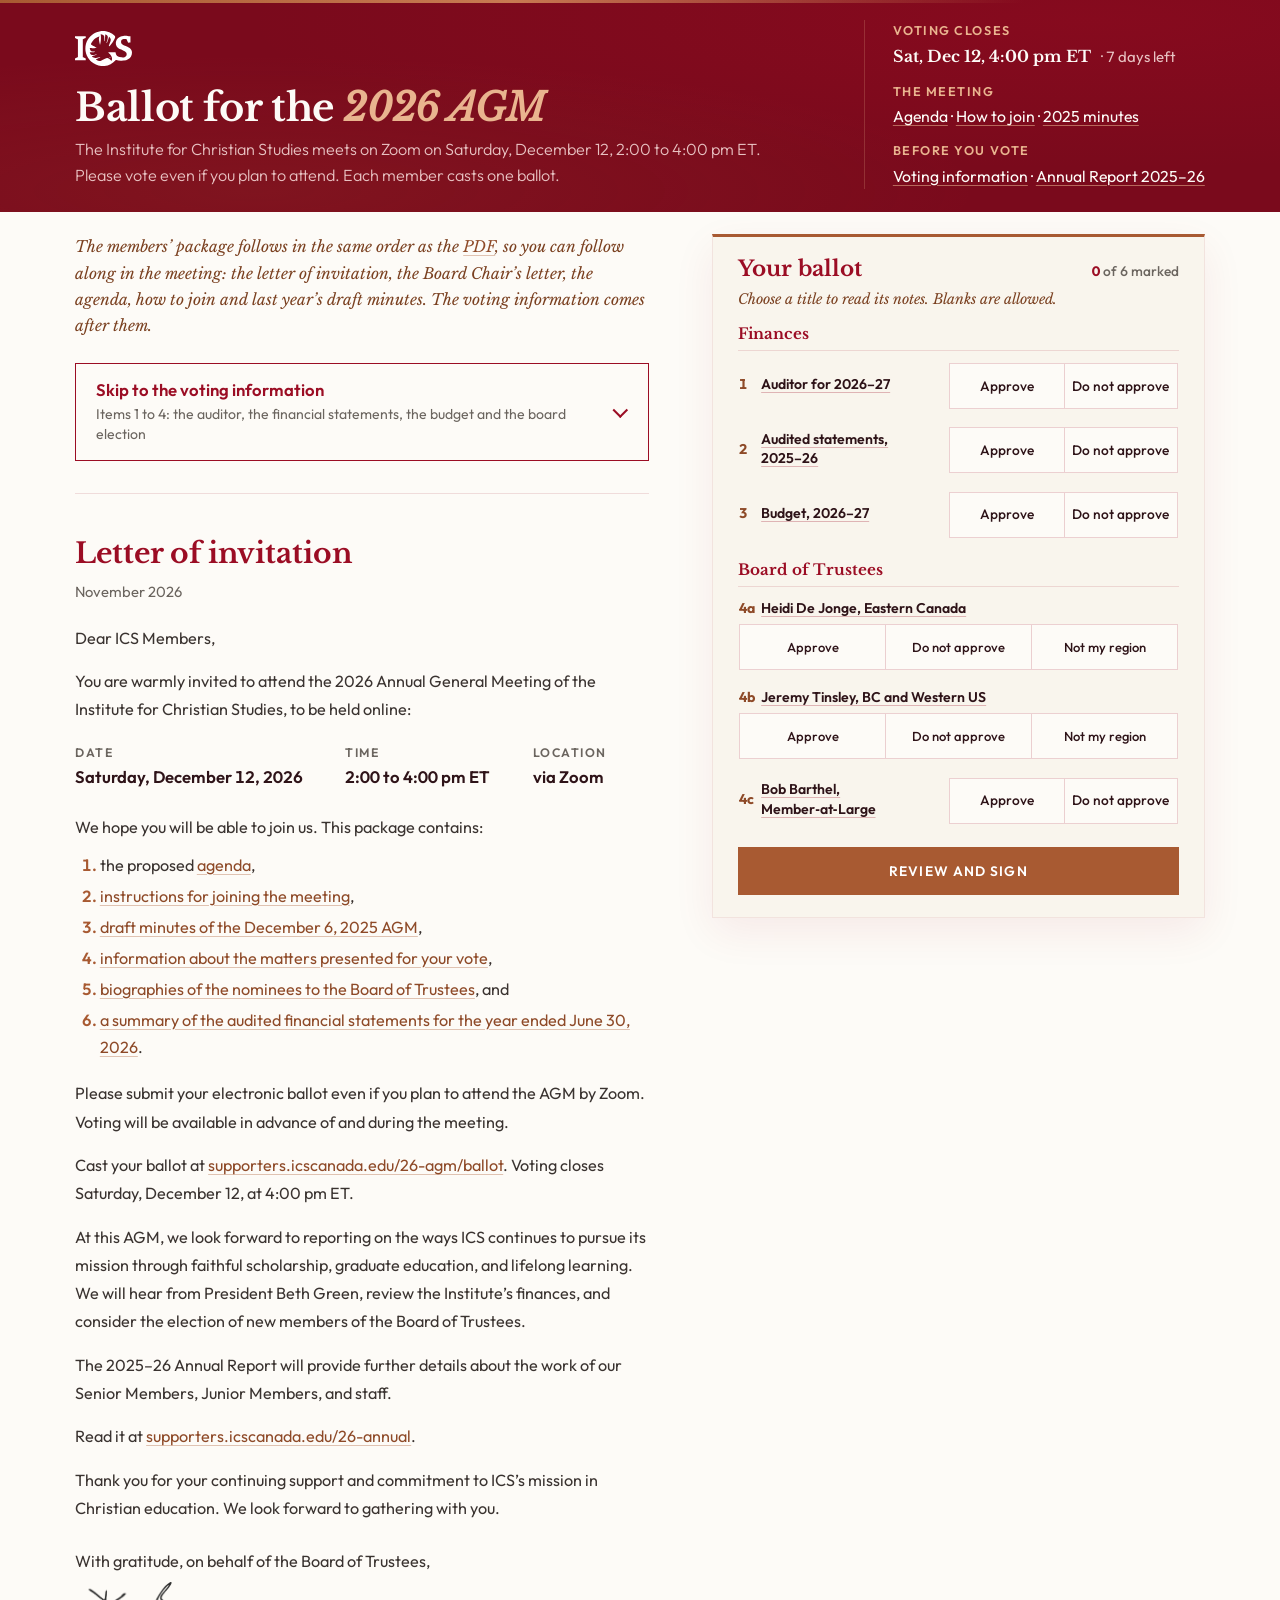
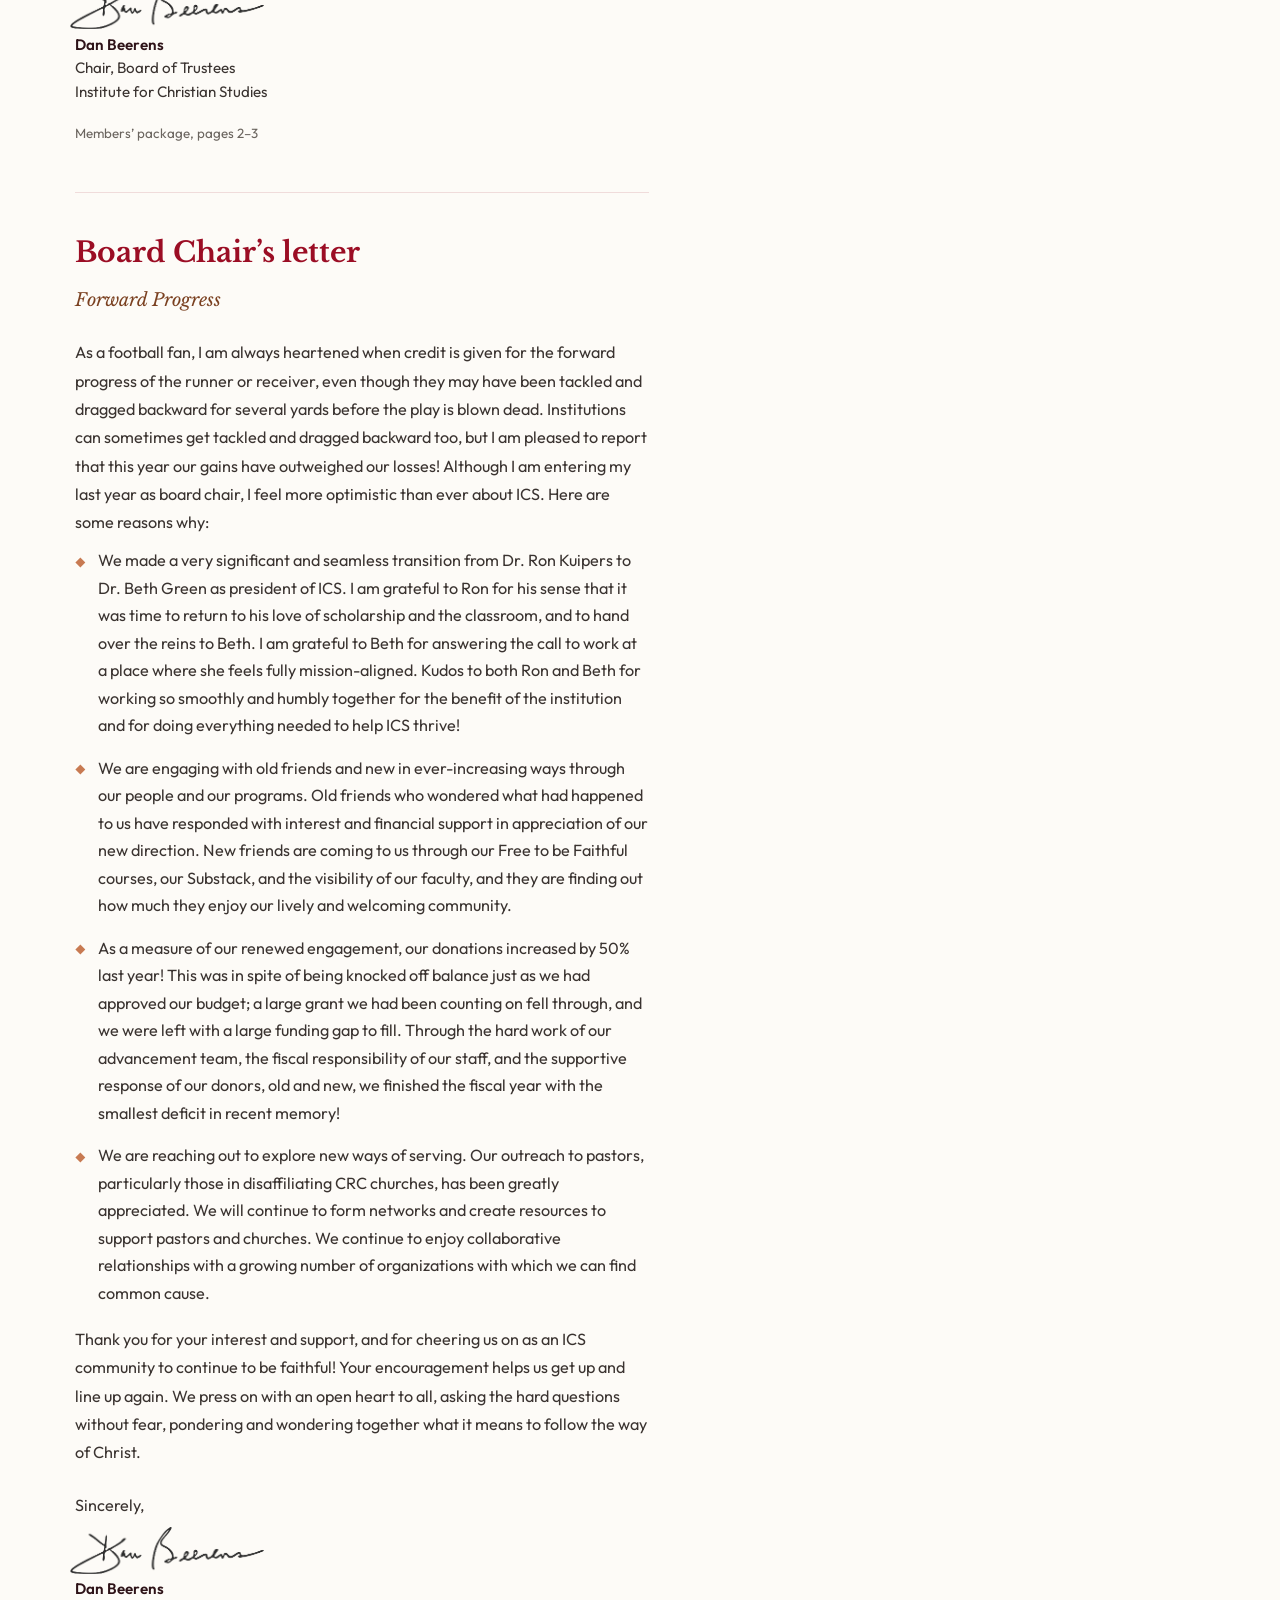
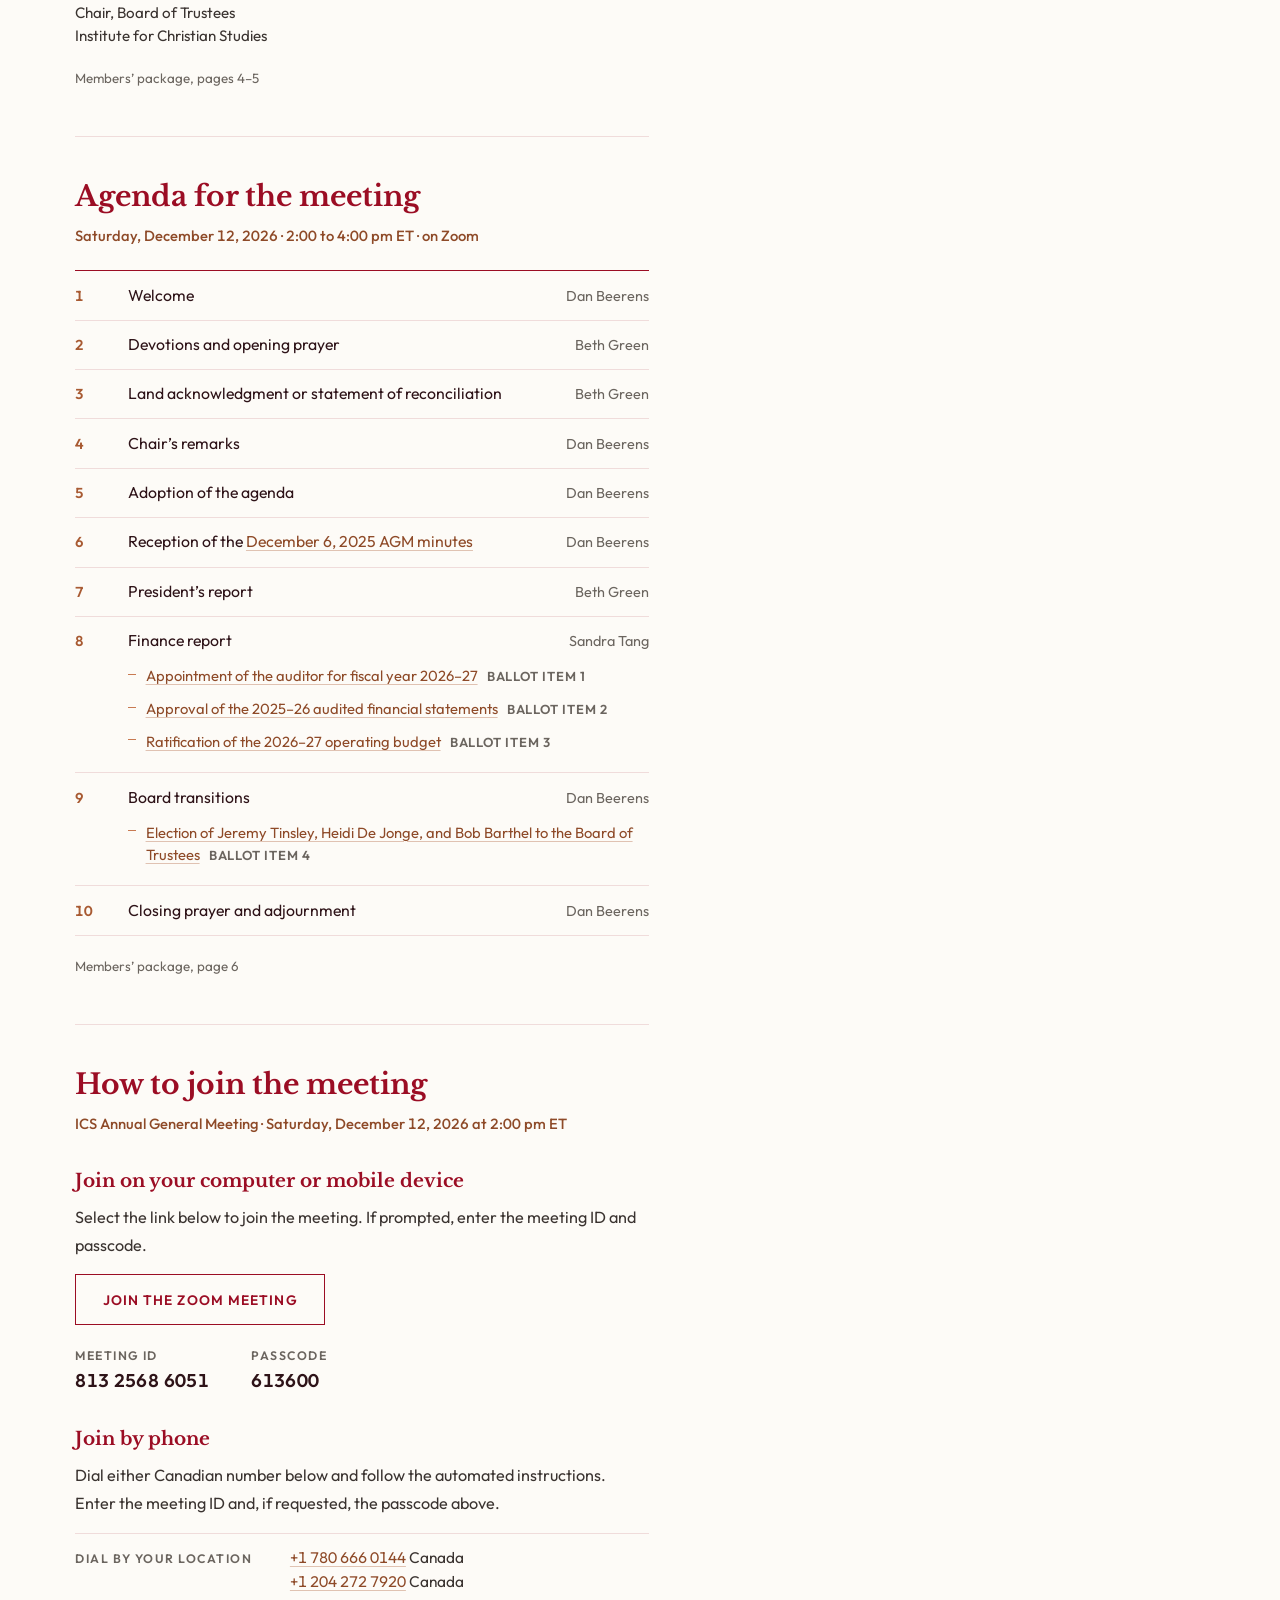
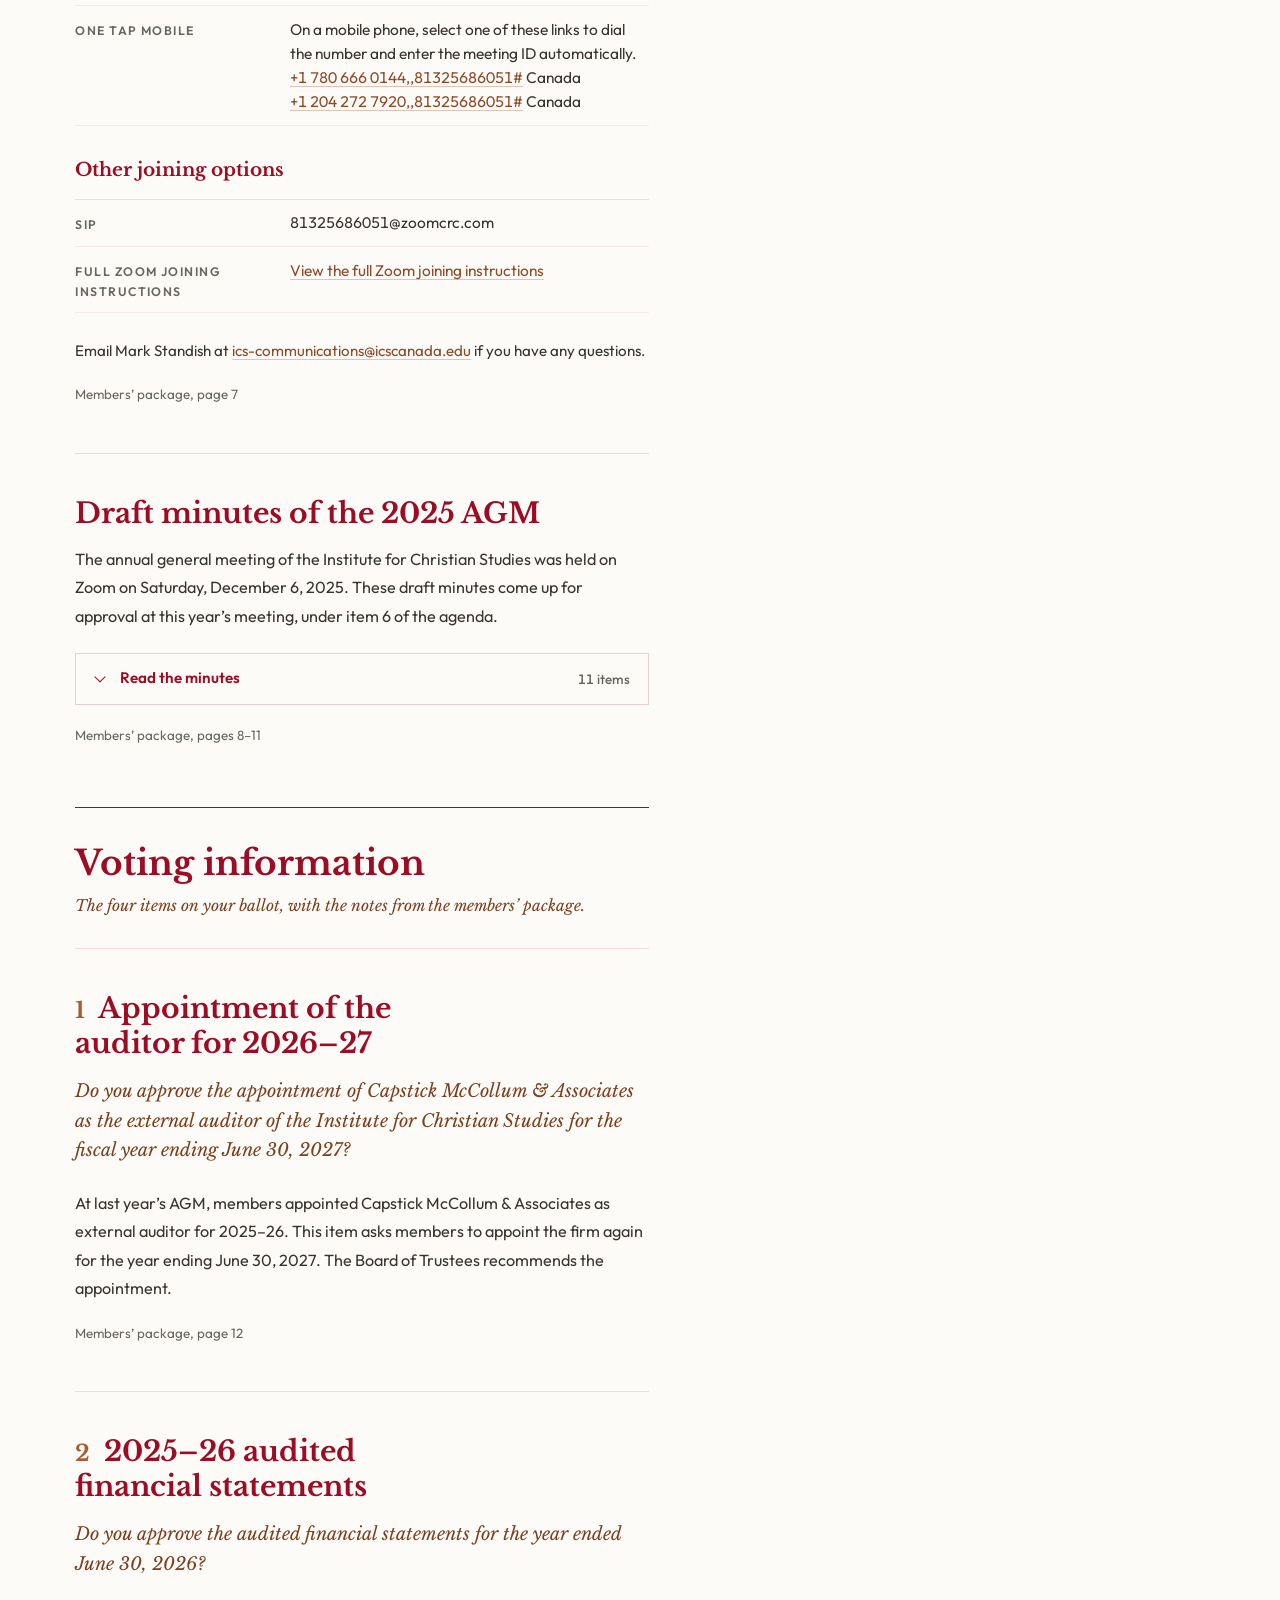
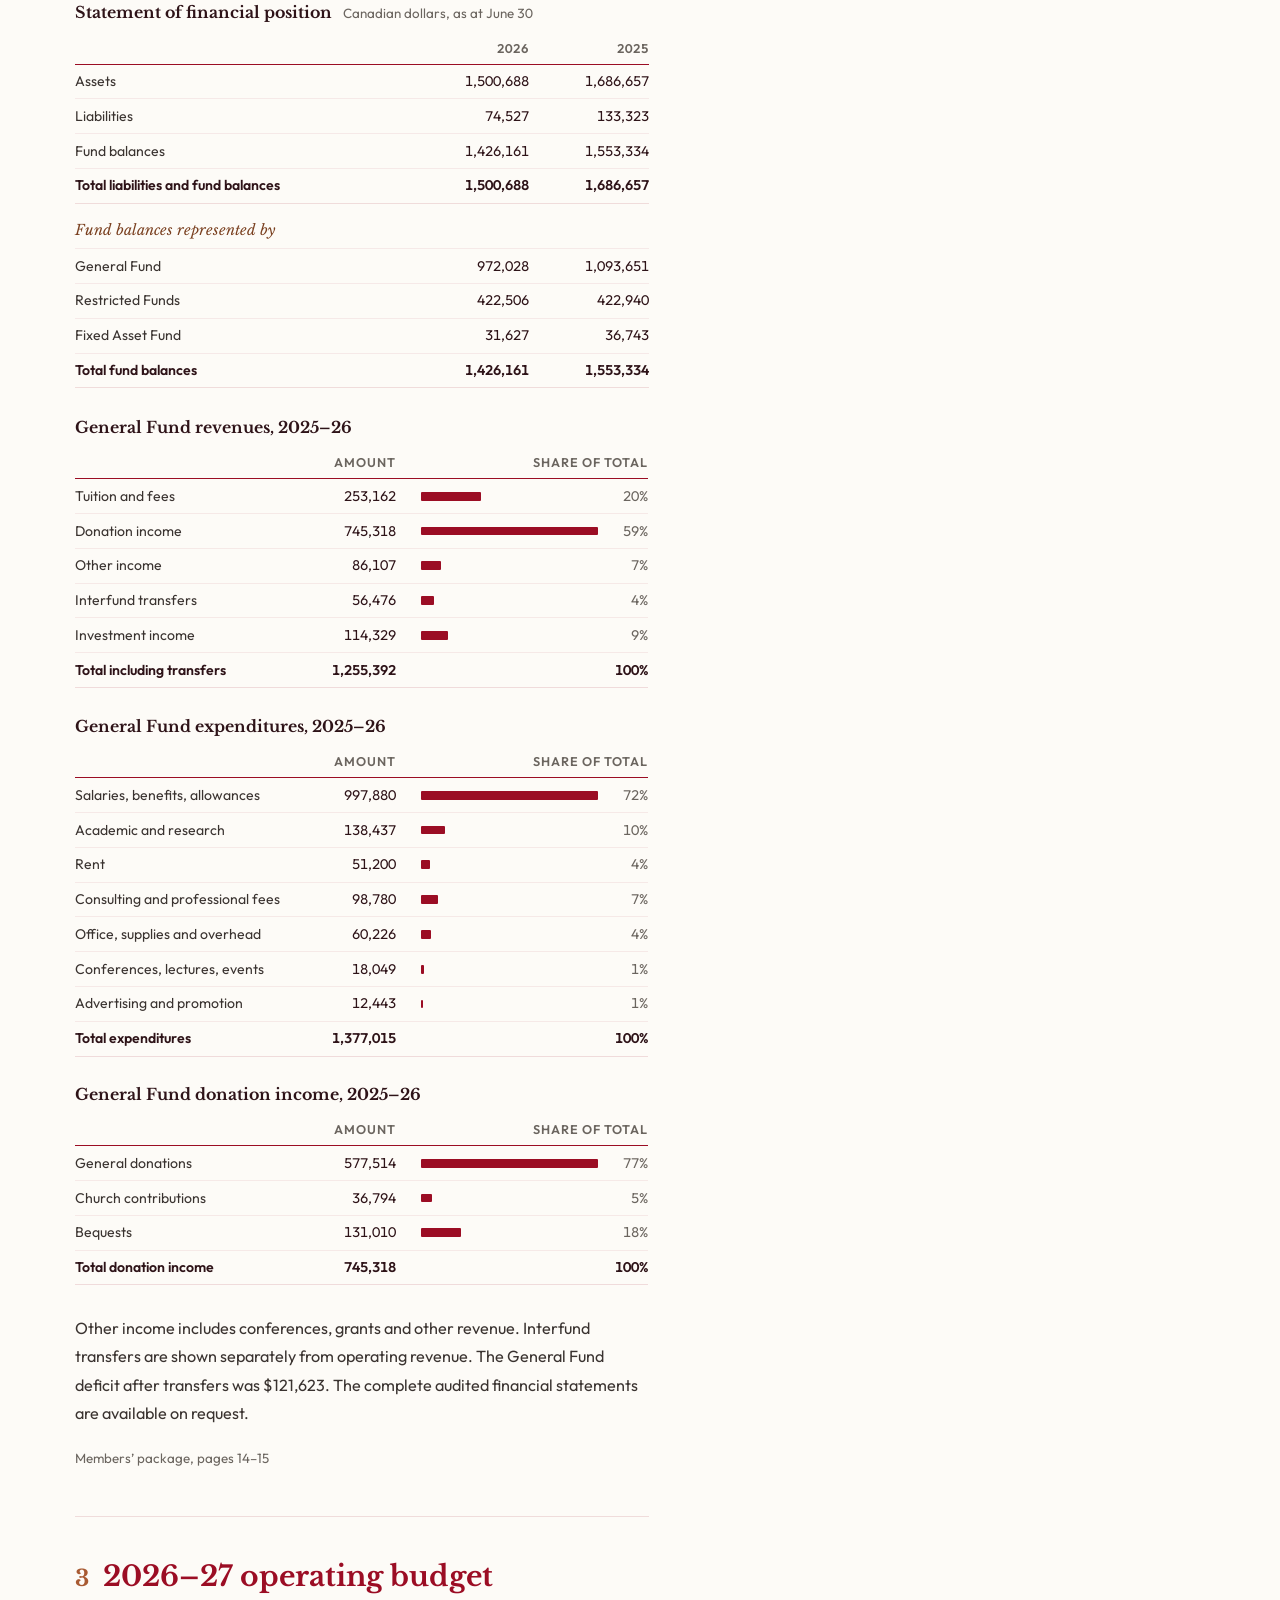
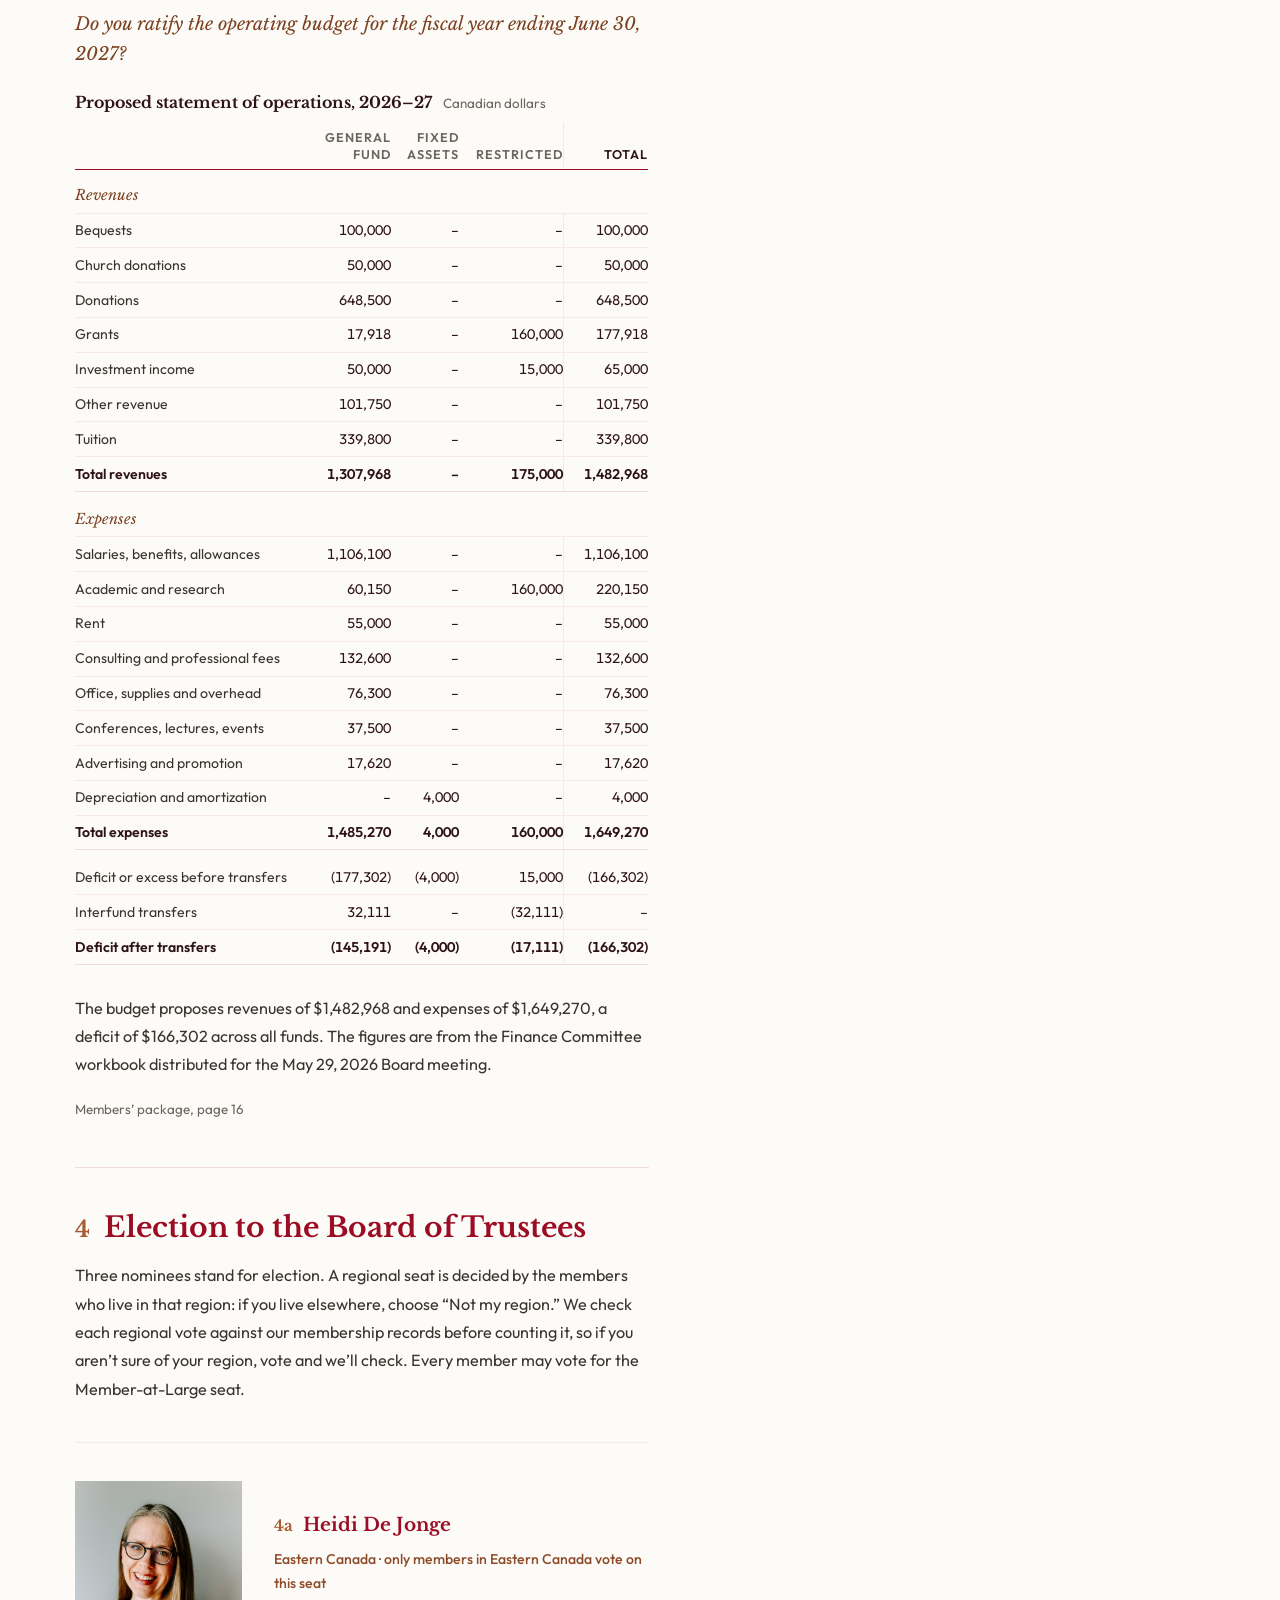
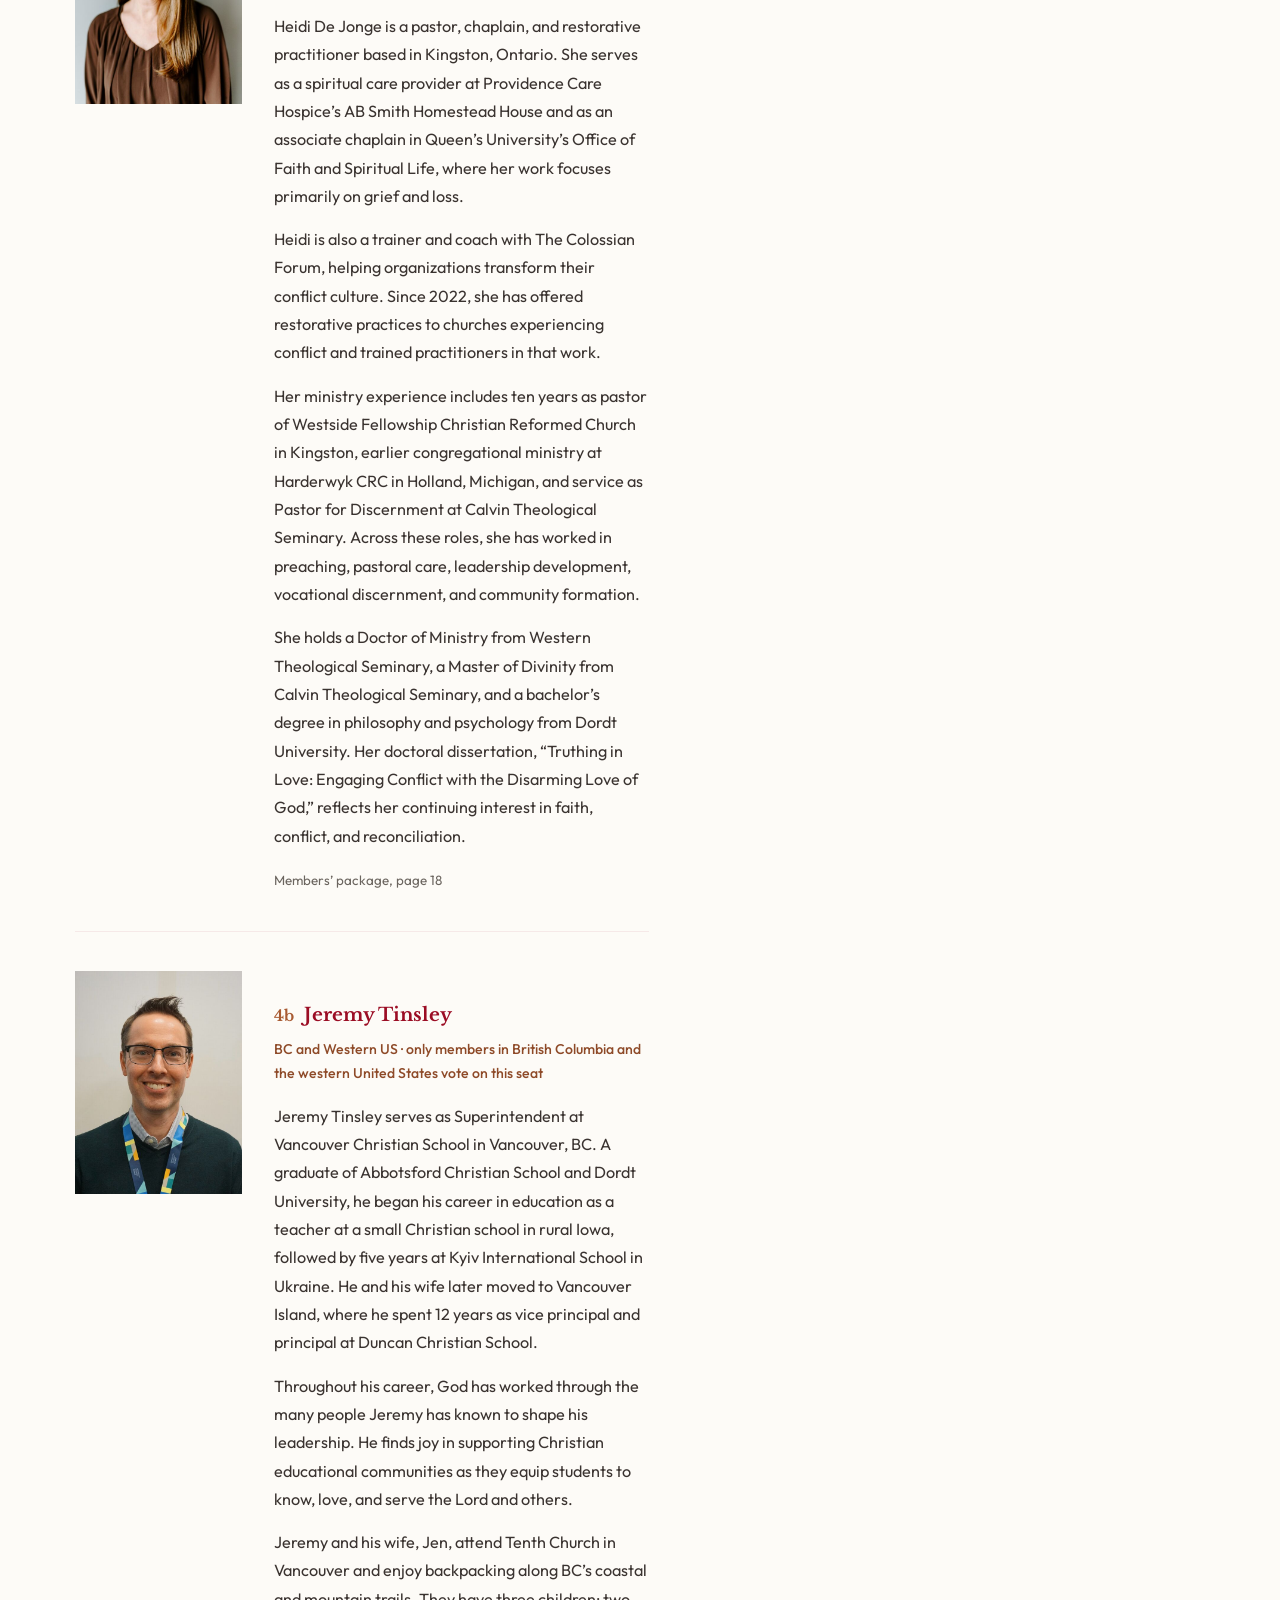
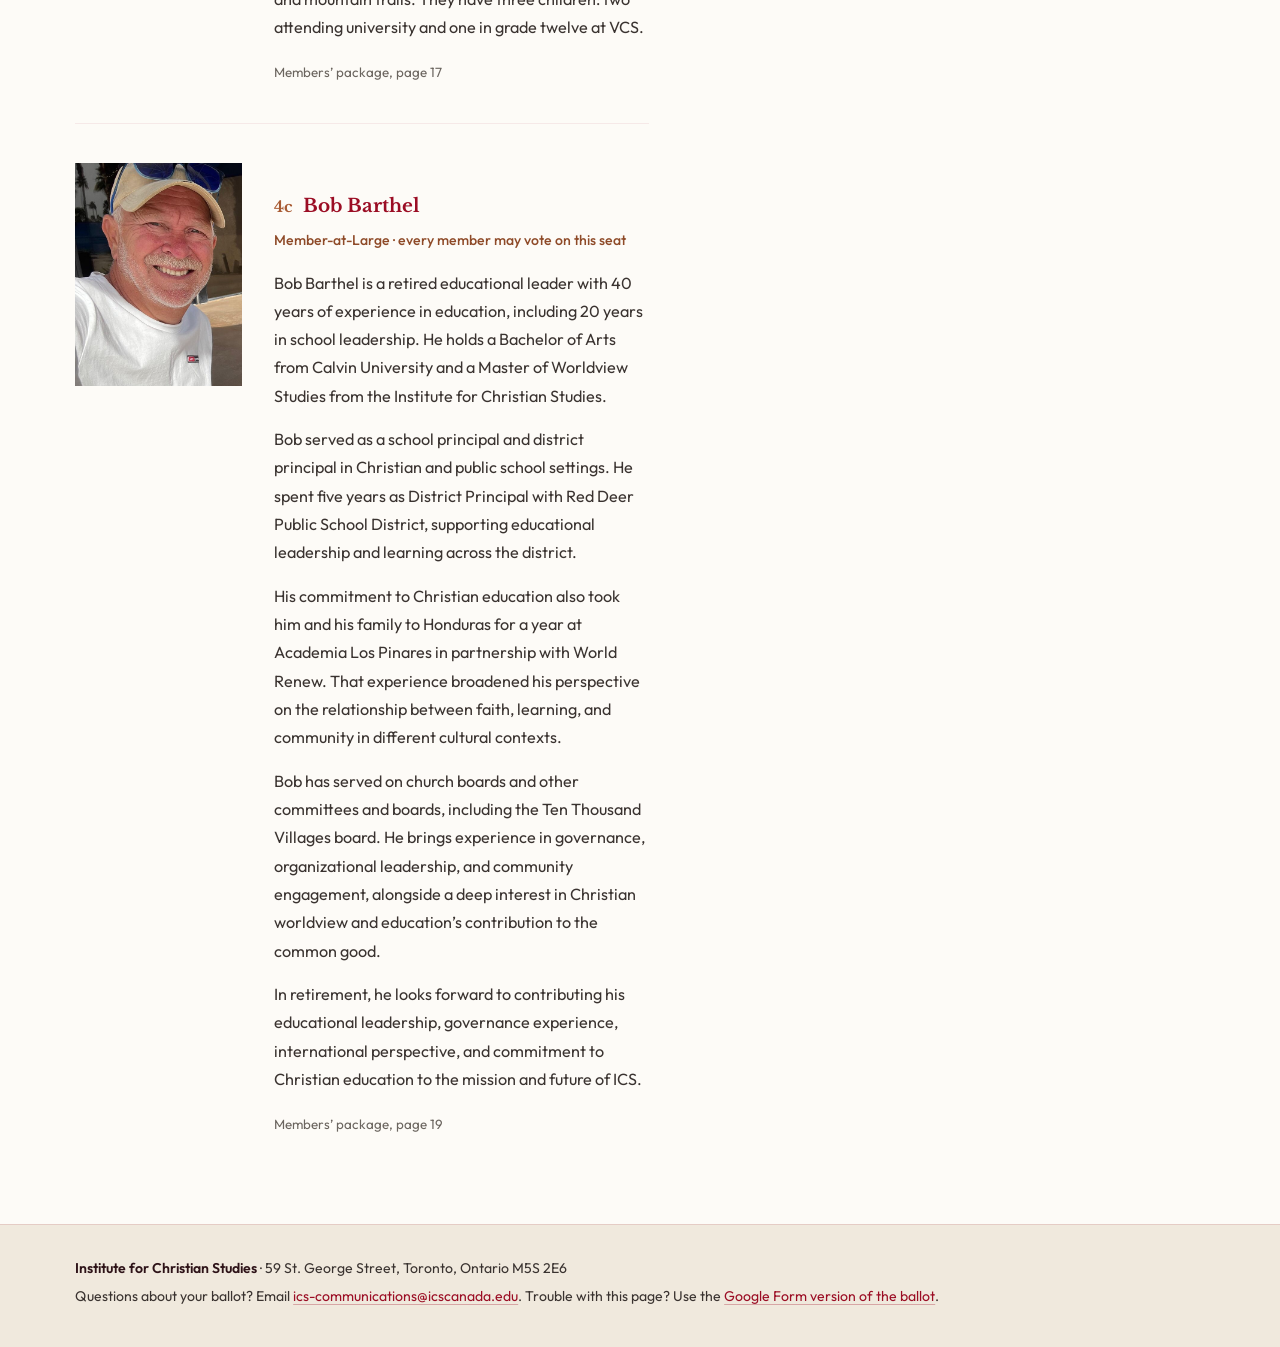
<file: 26-agm/ballot/index.html>
<!doctype html>
<html lang="en-CA">
<head>
<meta charset="utf-8">
<meta name="viewport" content="width=device-width, initial-scale=1">
<title>2026 AGM Ballot · Institute for Christian Studies</title>
<meta name="description" content="Cast your ballot for the 2026 Annual General Meeting of the Institute for Christian Studies. Voting closes Saturday, December 12 at 4:00 pm ET.">
<meta name="robots" content="noindex, nofollow, noarchive, nosnippet, noimageindex, noai, noimageai">
<meta name="theme-color" content="#7A0A1C">
<link rel="icon" href="../../assets/logos/ics-favicon.png" type="image/png">
<link rel="apple-touch-icon" href="../../assets/logos/ics-favicon.png">
<link rel="preload" href="fonts/Outfit-300-700-latin.woff2" as="font" type="font/woff2" crossorigin>
<link rel="preload" href="fonts/LibreBaskerville-400-700-latin.woff2" as="font" type="font/woff2" crossorigin>
<link rel="stylesheet" href="fonts/fonts.css">
<link rel="stylesheet" href="ballot.css">
</head>
<body>

<a class="skip" href="#ballot">Skip to your ballot</a>

<header class="hero">
  <div class="container hero__in">
    <div class="hero__main">
      <a class="hero__logo" href="https://www.icscanada.edu/"><img src="img/ics-logo-white.svg" alt="Institute for Christian Studies" width="104" height="64"></a>
      <h1 class="hero__title">Ballot for the <em>2026 AGM</em></h1>
      <p class="hero__sub">The Institute for Christian Studies meets on Zoom on Saturday, December&nbsp;12, 2:00 to 4:00&nbsp;pm&nbsp;ET. Please vote even if you plan to attend. Each member casts one ballot.</p>
    </div>
    <dl class="hero__facts">
      <div>
        <dt>Voting closes</dt>
        <dd><time datetime="2026-12-12T16:00-05:00">Sat, Dec 12, 4:00 pm ET</time> <span class="hero__left" data-left></span></dd>
      </div>
      <div>
        <dt>The meeting</dt>
        <dd><a href="#agenda">Agenda</a> · <a href="#join">How to join</a> · <a href="#minutes">2025 minutes</a></dd>
      </div>
      <div>
        <dt>Before you vote</dt>
        <dd><a href="#voting">Voting information</a> · <a href="https://supporters.icscanada.edu/26-annual/">Annual Report 2025–26</a></dd>
      </div>
    </dl>
  </div>
</header>

<p class="testmode" data-testmode hidden>Test mode has ended. This is the real ballot, and what you cast here is counted.</p>

<main class="container page">

  <!-- ============================================== the ballot -->
  <section class="bal" id="ballot" aria-labelledby="bal-title">
    <noscript>
      <div class="bal__noscript">
        <h2>Your ballot</h2>
        <p>This ballot needs JavaScript. You can vote on the <a href="https://forms.gle/4aiR7DFHBDutPobf7">Google Form version of the ballot</a> instead.</p>
      </div>
    </noscript>

    <form class="af" id="ballot-form" novalidate hidden>

      <!-- Step 1: mark the items -->
      <section class="bal__view" data-view="mark" aria-labelledby="bal-title">
        <div class="bal__head">
          <h2 id="bal-title" tabindex="-1">Your ballot</h2>
          <p class="bal__count" aria-live="polite" aria-atomic="true"><span data-count>0</span> of 6 marked</p>
        </div>
        <p class="bal__note">Choose a title to read its notes. Blanks are allowed.</p>

        <div class="bal__group" role="group" aria-labelledby="g-fin">
          <h3 class="bal__group-title" id="g-fin">Finances</h3>

          <fieldset class="bv bv--2" id="vote-auditor" data-key="auditor">
            <legend><span class="bv__num">1</span> <a href="#item-auditor">Auditor for 2026–27</a></legend>
            <div class="bv__seg">
              <label><input type="radio" name="auditor" value="approve"><span>Approve</span></label>
              <label><input type="radio" name="auditor" value="reject"><span>Do not approve</span></label>
            </div>
            <button type="button" class="bv__clear" hidden>Clear<span class="vh"> item 1</span></button>
          </fieldset>

          <fieldset class="bv bv--2" id="vote-statements" data-key="statements">
            <legend><span class="bv__num">2</span> <a href="#item-statements">Audited statements, <span class="nw">2025–26</span></a></legend>
            <div class="bv__seg">
              <label><input type="radio" name="statements" value="approve"><span>Approve</span></label>
              <label><input type="radio" name="statements" value="reject"><span>Do not approve</span></label>
            </div>
            <button type="button" class="bv__clear" hidden>Clear<span class="vh"> item 2</span></button>
          </fieldset>

          <fieldset class="bv bv--2" id="vote-budget" data-key="budget">
            <legend><span class="bv__num">3</span> <a href="#item-budget">Budget, 2026–27</a></legend>
            <div class="bv__seg">
              <label><input type="radio" name="budget" value="approve"><span>Approve</span></label>
              <label><input type="radio" name="budget" value="reject"><span>Do not approve</span></label>
            </div>
            <button type="button" class="bv__clear" hidden>Clear<span class="vh"> item 3</span></button>
          </fieldset>
        </div>

        <div class="bal__group" role="group" aria-labelledby="g-board">
          <h3 class="bal__group-title" id="g-board">Board of Trustees</h3>

          <fieldset class="bv bv--3" id="vote-dejonge" data-key="dejonge">
            <legend><span class="bv__num">4a</span> <a href="#item-dejonge">Heidi De Jonge, Eastern Canada</a></legend>
            <div class="bv__seg bv__seg--3">
              <label><input type="radio" name="dejonge" value="approve"><span>Approve</span></label>
              <label><input type="radio" name="dejonge" value="reject"><span>Do not approve</span></label>
              <label><input type="radio" name="dejonge" value="region"><span>Not my region<span class="vh">: I don’t live in Eastern Canada</span></span></label>
            </div>
            <button type="button" class="bv__clear" hidden>Clear<span class="vh"> item 4a</span></button>
          </fieldset>

          <fieldset class="bv bv--3" id="vote-tinsley" data-key="tinsley">
            <legend><span class="bv__num">4b</span> <a href="#item-tinsley">Jeremy Tinsley, BC and Western US</a></legend>
            <div class="bv__seg bv__seg--3">
              <label><input type="radio" name="tinsley" value="approve"><span>Approve</span></label>
              <label><input type="radio" name="tinsley" value="reject"><span>Do not approve</span></label>
              <label><input type="radio" name="tinsley" value="region"><span>Not my region<span class="vh">: I don’t live in BC or the western US</span></span></label>
            </div>
            <button type="button" class="bv__clear" hidden>Clear<span class="vh"> item 4b</span></button>
          </fieldset>

          <fieldset class="bv bv--2" id="vote-barthel" data-key="barthel">
            <legend><span class="bv__num">4c</span> <a href="#item-barthel">Bob Barthel, Member&#8209;at&#8209;Large</a></legend>
            <div class="bv__seg">
              <label><input type="radio" name="barthel" value="approve"><span>Approve</span></label>
              <label><input type="radio" name="barthel" value="reject"><span>Do not approve</span></label>
            </div>
            <button type="button" class="bv__clear" hidden>Clear<span class="vh"> item 4c</span></button>
          </fieldset>
        </div>

        <div class="bal__foot">
          <button type="button" class="af-send" data-go="review">Review and sign</button>
        </div>
      </section>

      <!-- Step 2: review, identify, sign -->
      <section class="bal__view" data-view="review" aria-labelledby="rev-title" hidden>
        <div class="bal__head">
          <h2 id="rev-title" tabindex="-1">Review and sign</h2>
          <button type="button" class="bal__back" data-go="mark">Change my votes</button>
        </div>

        <ol class="rv" data-review></ol>

        <div class="af-pair">
          <div class="af-field">
            <label for="f-first">First name</label>
            <input id="f-first" name="firstName" type="text" autocomplete="given-name" maxlength="200" required>
          </div>
          <div class="af-field">
            <label for="f-last">Last name</label>
            <input id="f-last" name="lastName" type="text" autocomplete="family-name" maxlength="200" required>
          </div>
        </div>
        <div class="af-field">
          <label for="f-email">Email address</label>
          <input id="f-email" name="email" type="email" autocomplete="email" inputmode="email" autocapitalize="off" spellcheck="false" maxlength="254" required>
        </div>
        <div class="af-field">
          <label for="f-signature">Signature</label>
          <p class="af-note" id="f-signature-note">Type your full name to confirm that you are an ICS member and that you cast these votes yourself.</p>
          <input id="f-signature" name="signature" type="text" autocomplete="off" aria-describedby="f-signature-note" maxlength="200" required>
        </div>
        <div class="hp" aria-hidden="true">
          <label for="f-website">Leave this empty</label>
          <input id="f-website" name="website" type="text" tabindex="-1" autocomplete="off">
        </div>

        <div class="af-error" data-error role="alert" hidden></div>

        <button type="submit" class="af-send" data-cast>Cast my ballot</button>
        <div class="af-sending-rule" data-sending hidden></div>
        <p class="af-privacy">Once cast, your ballot can’t be changed here. To correct it, email <a href="mailto:ics-communications@icscanada.edu">ics-communications@icscanada.edu</a>.</p>
      </section>

      <!-- Step 3: recorded -->
      <section class="bal__view" data-view="done" aria-labelledby="done-title" hidden>
        <div class="af-state">
          <h2 id="done-title" tabindex="-1">Thank you. Your ballot is recorded.</h2>
          <p data-done-when></p>
          <ol class="rv rv--done" data-done-review></ol>
          <p data-done-mail hidden></p>
          <p>Results will be reported at the AGM on Saturday, December 12, 2:00 to 4:00&nbsp;pm&nbsp;ET. <a href="https://us02web.zoom.us/j/81325686051?pwd=pEo2RfSbjbQefAiMXQFMUqb1nu39nf.1">Join on Zoom</a> <span class="quiet">(Meeting ID 813&nbsp;2568&nbsp;6051 · Passcode 613600)</span>.</p>
          <p>To correct your ballot, email <a href="mailto:ics-communications@icscanada.edu">ics-communications@icscanada.edu</a>.</p>
          <button type="button" class="bal__back bal__again" data-again>Cast a ballot for another member on this device</button>
        </div>
      </section>

      <!-- Voting closed -->
      <section class="bal__view" data-view="closed" aria-labelledby="closed-title" hidden>
        <div class="af-state">
          <h2 id="closed-title" tabindex="-1">Voting has closed</h2>
          <p>Voting for the 2026 AGM closed on Saturday, December 12 at 4:00&nbsp;pm&nbsp;ET. The results were reported at the meeting.</p>
          <p>Questions? Email <a href="mailto:ics-communications@icscanada.edu">ics-communications@icscanada.edu</a>.</p>
        </div>
      </section>
    </form>
  </section>

  <!-- ============================================== the notes -->
  <article class="notes" aria-labelledby="notes-title">
    <h2 class="vh" id="notes-title">Notes from the members’ package</h2>
    <p class="notes__intro">The members’ package follows in the same order as the <a href="https://supporters.icscanada.edu/26-agm/ICS-AGM-2026-Package.pdf">PDF</a>, so you can follow along in the meeting: the letter of invitation, the Board Chair’s letter, the agenda, how to join and last year’s draft minutes. The voting information comes after them.</p>
    <a class="skipto" href="#voting">
      <span class="skipto__t">Skip to the voting information</span>
      <span class="skipto__d">Items 1 to 4: the auditor, the financial statements, the budget and the board election</span>
    </a>


    <section class="item item--letter" id="invitation" aria-labelledby="h-invitation">
      <h3 id="h-invitation">Letter of invitation</h3>
      <p class="letter__date">November 2026</p>
      <p>Dear ICS Members,</p>
      <p>You are warmly invited to attend the 2026 Annual General Meeting of the Institute for Christian Studies, to be held online:</p>
      <dl class="creds creds--event">
        <div><dt>Date</dt><dd>Saturday, December&nbsp;12, 2026</dd></div>
        <div><dt>Time</dt><dd>2:00 to 4:00&nbsp;pm&nbsp;ET</dd></div>
        <div><dt>Location</dt><dd>via Zoom</dd></div>
      </dl>
      <p>We hope you will be able to join us. This package contains:</p>
      <ol class="letter__list">
        <li>the proposed <a href="#agenda">agenda</a>,</li>
        <li><a href="#join">instructions for joining the meeting</a>,</li>
        <li><a href="#minutes">draft minutes of the December 6, 2025 AGM</a>,</li>
        <li><a href="#item-auditor">information about the matters presented for your vote</a>,</li>
        <li><a href="#h-board">biographies of the nominees to the Board of Trustees</a>, and</li>
        <li><a href="#item-statements">a summary of the audited financial statements for the year ended June 30, 2026</a>.</li>
      </ol>
      <p>Please submit your electronic ballot even if you plan to attend the AGM by Zoom. Voting will be available in advance of and during the meeting.</p>
      <p>Cast your ballot at <a href="#item-auditor">supporters.icscanada.edu/26-agm/ballot</a>. Voting closes Saturday, December&nbsp;12, at 4:00&nbsp;pm&nbsp;ET.</p>
      <p>At this AGM, we look forward to reporting on the ways ICS continues to pursue its mission through faithful scholarship, graduate education, and lifelong learning. We will hear from President Beth Green, review the Institute’s finances, and consider the election of new members of the Board of Trustees.</p>
      <p>The 2025–26 Annual Report will provide further details about the work of our Senior Members, Junior Members, and staff.</p>
      <p>Read it at <a href="https://supporters.icscanada.edu/26-annual/">supporters.icscanada.edu/26-annual</a>.</p>
      <p>Thank you for your continuing support and commitment to ICS’s mission in Christian education. We look forward to gathering with you.</p>
      <div class="signoff">
        <p>With gratitude, on behalf of the Board of Trustees,</p>
        <img src="img/beerens-signature.png" alt="" width="400" height="97" loading="lazy">
        <p class="signoff__who"><strong>Dan Beerens</strong><br>Chair, Board of Trustees<br>Institute for Christian Studies</p>
      </div>
      <p class="item__src">Members’ package, pages 2–3<span class="item__back"> · <a href="#ballot">Back to your ballot</a></span></p>
    </section>

    <section class="item item--letter" id="chair-letter" aria-labelledby="h-chair-letter">
      <h3 id="h-chair-letter">Board Chair’s letter</h3>
      <p class="item__q">Forward Progress</p>
      <p>As a football fan, I am always heartened when credit is given for the forward progress of the runner or receiver, even though they may have been tackled and dragged backward for several yards before the play is blown dead. Institutions can sometimes get tackled and dragged backward too, but I am pleased to report that this year our gains have outweighed our losses! Although I am entering my last year as board chair, I feel more optimistic than ever about ICS. Here are some reasons why:</p>
      <ul class="letter__points">
        <li>We made a very significant and seamless transition from Dr. Ron Kuipers to Dr. Beth Green as president of ICS. I am grateful to Ron for his sense that it was time to return to his love of scholarship and the classroom, and to hand over the reins to Beth. I am grateful to Beth for answering the call to work at a place where she feels fully mission-aligned. Kudos to both Ron and Beth for working so smoothly and humbly together for the benefit of the institution and for doing everything needed to help ICS thrive!</li>
        <li>We are engaging with old friends and new in ever-increasing ways through our people and our programs. Old friends who wondered what had happened to us have responded with interest and financial support in appreciation of our new direction. New friends are coming to us through our Free to be Faithful courses, our Substack, and the visibility of our faculty, and they are finding out how much they enjoy our lively and welcoming community.</li>
        <li>As a measure of our renewed engagement, our donations increased by 50% last year! This was in spite of being knocked off balance just as we had approved our budget; a large grant we had been counting on fell through, and we were left with a large funding gap to fill. Through the hard work of our advancement team, the fiscal responsibility of our staff, and the supportive response of our donors, old and new, we finished the fiscal year with the smallest deficit in recent memory!</li>
        <li>We are reaching out to explore new ways of serving. Our outreach to pastors, particularly those in disaffiliating CRC churches, has been greatly appreciated. We will continue to form networks and create resources to support pastors and churches. We continue to enjoy collaborative relationships with a growing number of organizations with which we can find common cause.</li>
      </ul>
      <p>Thank you for your interest and support, and for cheering us on as an ICS community to continue to be faithful! Your encouragement helps us get up and line up again. We press on with an open heart to all, asking the hard questions without fear, pondering and wondering together what it means to follow the way of Christ.</p>
      <div class="signoff">
        <p>Sincerely,</p>
        <img src="img/beerens-signature.png" alt="" width="400" height="97" loading="lazy">
        <p class="signoff__who"><strong>Dan Beerens</strong><br>Chair, Board of Trustees<br>Institute for Christian Studies</p>
      </div>
      <p class="item__src">Members’ package, pages 4–5<span class="item__back"> · <a href="#ballot">Back to your ballot</a></span></p>
    </section>

    <section class="item item--meet" id="agenda" aria-labelledby="h-agenda">
      <h3 id="h-agenda">Agenda for the meeting</h3>
      <p class="meet__when">Saturday, December&nbsp;12, 2026 · 2:00 to 4:00&nbsp;pm&nbsp;ET · on Zoom</p>
      <ol class="agenda" role="list">
          <li><span class="agenda__n" aria-hidden="true">1</span><span class="agenda__t">Welcome</span><span class="agenda__who">Dan Beerens</span></li>
          <li><span class="agenda__n" aria-hidden="true">2</span><span class="agenda__t">Devotions and opening prayer</span><span class="agenda__who">Beth Green</span></li>
          <li><span class="agenda__n" aria-hidden="true">3</span><span class="agenda__t">Land acknowledgment or statement of reconciliation</span><span class="agenda__who">Beth Green</span></li>
          <li><span class="agenda__n" aria-hidden="true">4</span><span class="agenda__t">Chair’s remarks</span><span class="agenda__who">Dan Beerens</span></li>
          <li><span class="agenda__n" aria-hidden="true">5</span><span class="agenda__t">Adoption of the agenda</span><span class="agenda__who">Dan Beerens</span></li>
          <li><span class="agenda__n" aria-hidden="true">6</span><span class="agenda__t">Reception of the <a href="#minutes">December 6, 2025 AGM minutes</a></span><span class="agenda__who">Dan Beerens</span></li>
          <li><span class="agenda__n" aria-hidden="true">7</span><span class="agenda__t">President’s report</span><span class="agenda__who">Beth Green</span></li>
          <li><span class="agenda__n" aria-hidden="true">8</span><span class="agenda__t">Finance report</span><span class="agenda__who">Sandra Tang</span>
            <ul class="agenda__sub">
              <li><a href="#item-auditor">Appointment of the auditor for fiscal year 2026–27</a> <span class="agenda__ballot">Ballot item 1</span></li>
              <li><a href="#item-statements">Approval of the 2025–26 audited financial statements</a> <span class="agenda__ballot">Ballot item 2</span></li>
              <li><a href="#item-budget">Ratification of the 2026–27 operating budget</a> <span class="agenda__ballot">Ballot item 3</span></li>
            </ul></li>
          <li><span class="agenda__n" aria-hidden="true">9</span><span class="agenda__t">Board transitions</span><span class="agenda__who">Dan Beerens</span>
            <ul class="agenda__sub">
              <li><a href="#h-board">Election of Jeremy Tinsley, Heidi De Jonge, and Bob Barthel to the Board of Trustees</a> <span class="agenda__ballot">Ballot item 4</span></li>
            </ul></li>
          <li><span class="agenda__n" aria-hidden="true">10</span><span class="agenda__t">Closing prayer and adjournment</span><span class="agenda__who">Dan Beerens</span></li>
      </ol>
      <p class="item__src">Members’ package, page 6<span class="item__back"> · <a href="#ballot">Back to your ballot</a></span></p>
    </section>

    <section class="item item--meet" id="join" aria-labelledby="h-join">
      <h3 id="h-join">How to join the meeting</h3>
      <p class="meet__when">ICS Annual General Meeting · Saturday, December&nbsp;12, 2026 at 2:00&nbsp;pm&nbsp;ET</p>

      <h4>Join on your computer or mobile device</h4>
      <p>Select the link below to join the meeting. If prompted, enter the meeting ID and passcode.</p>
      <p class="join__go"><a class="btn-line" href="https://us02web.zoom.us/j/81325686051?pwd=pEo2RfSbjbQefAiMXQFMUqb1nu39nf.1">Join the Zoom meeting</a></p>
      <dl class="creds">
        <div><dt>Meeting ID</dt><dd>813&nbsp;2568&nbsp;6051</dd></div>
        <div><dt>Passcode</dt><dd>613600</dd></div>
      </dl>

      <h4>Join by phone</h4>
      <p>Dial either Canadian number below and follow the automated instructions. Enter the meeting ID and, if requested, the passcode above.</p>
      <dl class="kv">
        <div><dt>Dial by your location</dt><dd><a href="tel:+17806660144">+1&nbsp;780&nbsp;666&nbsp;0144</a> Canada<br><a href="tel:+12042727920">+1&nbsp;204&nbsp;272&nbsp;7920</a> Canada</dd></div>
        <div><dt>One tap mobile</dt><dd>On a mobile phone, select one of these links to dial the number and enter the meeting ID automatically.<br><a href="tel:+17806660144,,81325686051#">+1&nbsp;780&nbsp;666&nbsp;0144,,81325686051#</a> Canada<br><a href="tel:+12042727920,,81325686051#">+1&nbsp;204&nbsp;272&nbsp;7920,,81325686051#</a> Canada</dd></div>
      </dl>

      <h4>Other joining options</h4>
      <dl class="kv">
        <div><dt>SIP</dt><dd>81325686051@zoomcrc.com</dd></div>
        <div><dt>Full Zoom joining instructions</dt><dd><a href="https://us02web.zoom.us/meetings/81325686051/invitations?signature=xBcFmDFbHudyyJgStcXYcg5lAsnhNa95aKXUOtz3uKo">View the full Zoom joining instructions</a></dd></div>
      </dl>
      <p class="join__help">Email Mark Standish at <a href="mailto:ics-communications@icscanada.edu">ics-communications@icscanada.edu</a> if you have any questions.</p>
      <p class="item__src">Members’ package, page 7<span class="item__back"> · <a href="#ballot">Back to your ballot</a></span></p>
    </section>

    <section class="item item--meet" id="minutes" aria-labelledby="h-minutes">
      <h3 id="h-minutes">Draft minutes of the 2025 AGM</h3>
      <p>The annual general meeting of the Institute for Christian Studies was held on Zoom on Saturday, December&nbsp;6, 2025. These draft minutes come up for approval at this year’s meeting, under item&nbsp;6 of the agenda.</p>
      <details class="mins">
        <summary><span class="mins__open">Read the minutes</span><span class="mins__close">Hide the minutes</span> <span class="mins__count">11 items</span></summary>
        <ol class="mins__list" role="list">
          <li id="minutes-1">
            <h4><span class="mins__n" aria-hidden="true">1</span> Welcome and opening prayer</h4>
            <p>Dan Beerens chaired the meeting and welcomed participants. Ron Kuipers offered the opening prayer, giving thanks for the Institute and its supporters and asking for wisdom, justice, and faithful imagination in its work.</p>
          </li>
          <li id="minutes-2">
            <h4><span class="mins__n" aria-hidden="true">2</span> Statement of reconciliation and land acknowledgment</h4>
            <p>Ron Kuipers offered a personal statement of reconciliation, reflecting on his upbringing in Treaty 6 territory, the responsibilities of settler Canadians, and the need to receive Indigenous histories as part of their own story. He described ICS’s efforts to incorporate more BIPOC voices in the curriculum and concluded with a land acknowledgment and a commitment to learning, repentance, and action.</p>
          </li>
          <li id="minutes-3">
            <h4><span class="mins__n" aria-hidden="true">3</span> Chair’s remarks</h4>
            <p>Dan Beerens reflected on developments since the previous AGM and affirmed the Institute’s commitment to be bold and thrive. He highlighted the increased engagement arising from ICS’s decision to end its denominational relationship with the Christian Reformed Church in North America and from the Free to be Faithful program. He emphasized the importance of a welcoming academic community in which members can ask difficult questions and disagree while deepening faith.</p>
          </li>
          <li id="minutes-4">
            <h4><span class="mins__n" aria-hidden="true">4</span> Adoption of the agenda</h4>
            <p>The Chair proposed moving the remarks from fundraising consultant Markku Kostamo immediately after the President’s report, ahead of the finance report.</p>
            <dl class="motion"><div><dt>Motion</dt><dd>To adopt the agenda as amended.</dd></div><div><dt>Moved</dt><dd>Fred Heerema</dd></div><div><dt>Seconded</dt><dd>Kevin Huinink</dd></div><div><dt>Result</dt><dd>Carried by a show of hands</dd></div></dl>
          </li>
          <li id="minutes-5">
            <h4><span class="mins__n" aria-hidden="true">5</span> Reception of the 2024 AGM minutes</h4>
            <p>Two corrections were presented: the meeting date was corrected to December 7, 2024, and the description of ICS’s three pillars was corrected to identify the theory-focused MA and PhD in philosophy, the educational leadership stream of the MA program, and lifelong learning opportunities under the Master of Worldview Studies program.</p>
            <dl class="motion"><div><dt>Motion</dt><dd>To approve the minutes as amended.</dd></div><div><dt>Moved</dt><dd>Patricia Webb</dd></div><div><dt>Seconded</dt><dd>Elco Vandergrift</dd></div><div><dt>Result</dt><dd>Carried by a show of hands</dd></div></dl>
          </li>
          <li id="minutes-6">
            <h4><span class="mins__n" aria-hidden="true">6</span> President’s report</h4>
            <p>Ron Kuipers presented the President’s report on the 2024–25 academic and fiscal year and subsequent developments. He described ICS’s mission as cultivating a spacious and hopeful Christian imagination in a polarized world.</p>
            <p>The report covered the Institute’s February 2025 decision to end its formal denominational relationship with the CRCNA while continuing to serve congregations and members; the development of Free to be Faithful through online events, courses, Big Reads, and Substack; and opportunities to expand the community connected to ICS.</p>
            <p>Ron also reported on the Institute’s graduate programs, a more flexible education focus within the Master of Worldview Studies program, public events and institutional partnerships, and exploratory work on educational opportunities for pastors and congregational leaders. He described the work of consolidating the library collection following flooding at the Hamilton storage location, returning essential volumes to Toronto, and improving catalogue access.</p>
            <p>He outlined work with Kaci to strengthen fundraising and communications, the Advent Appeal, recent and anticipated major gifts, and prospective foundation grants. Members were invited to raise questions following the reports.</p>
          </li>
          <li id="minutes-7">
            <h4><span class="mins__n" aria-hidden="true">7</span> Remarks from the fundraising consultants</h4>
            <p>Markku Kostamo of Kaci outlined a proposed $3 million capacity-building campaign based on three-year pledges. He clarified that the campaign’s primary purpose was to secure unrestricted operating support. The proposed approach included leadership and major donor conversations, church engagement, foundation applications, and a public phase once approximately 60 percent of the target had been secured. The Chair thanked Markku and the advancement team for their work.</p>
          </li>
          <li id="minutes-8">
            <h4><span class="mins__n" aria-hidden="true">8</span> Finance report</h4>
            <p>Sandra Tang presented the financial report and the 2025–26 operating budget. She reviewed the losses in the preceding two years, donations and investment income, the use of investments to fund operations, and opportunities to review the investment portfolio and the use of restricted funds.</p>
            <p>The package showed a 2024–25 General Fund operating deficit of $282,074 after transfers for bursary assistance. The proposed 2025–26 budget anticipated a $55,701 deficit before the budgeted $75,902 transfer from the Okia and Reinders funds, resulting in a $20,201 surplus after that transfer.</p>
            <p>The following decisions were reported as approved through the electronic ballot:</p>
            <ol class="mins__alpha"><li>Appointment of Capstick McCollum &amp; Associates as external auditor for 2025–26.</li><li>Approval of the 2024–25 audited financial statements.</li><li>Approval of the 2025–26 operating budget.</li></ol>
            <p>The Chair reported unanimous approval in the electronic results then available. Sandra and Harley Dekker were thanked for their financial oversight. Members were offered an opportunity to ask questions.</p>
          </li>
          <li id="minutes-9">
            <h4><span class="mins__n" aria-hidden="true">9</span> Board transitions</h4>
            <p>The Chair reported that the election of Jeremy Fisher and Laura Swan as new members of the Board of Trustees had been ratified by electronic ballot. He introduced their experience in banking, nonprofit governance, and education. Members who had not voted electronically were invited to register their votes during the meeting.</p>
            <p>The re-election of Elco Vandergrift and Matthew Blimke was also reported as ratified by electronic ballot.</p>
            <p>Dan Beerens thanked Colin Conrad for his service on the Board, particularly his advice concerning Eastern Canada and church disaffiliation. Colin expressed appreciation for the community’s support and offered to remain in contact concerning possible conversations with the Presbyterian Church in Canada.</p>
          </li>
          <li id="minutes-10">
            <h4><span class="mins__n" aria-hidden="true">10</span> Bylaw amendments</h4>
            <p>The Chair introduced the remaining amendments to Article X of the Institute’s bylaws and reported that they had been approved by electronic ballot. Matthew Blimke was unable to attend. Ron Kuipers, Mark Standish, and Harley Dekker discussed the purpose of the amendments and the advance notice given at the previous AGM.</p>
            <p>The discussion described the revisions as bringing the bylaws into closer alignment with applicable legislation and the ICS Act, and modernizing procedures, including electronic communication and meetings. The Chair invited questions.</p>
          </li>
          <li id="minutes-11">
            <h4><span class="mins__n" aria-hidden="true">11</span> Closing</h4>
            <p>Dan Beerens thanked the members for their participation and support. He offered a closing prayer for wisdom, discernment, faithfulness, and peace, and declared the meeting adjourned.</p>
          </li>
        </ol>
      </details>
      <p class="item__src">Members’ package, pages 8–11<span class="item__back"> · <a href="#ballot">Back to your ballot</a></span></p>
    </section>

    <h2 class="notes__part" id="voting">Voting information</h2>
    <p class="notes__part-sub">The four items on your ballot, with the notes from the members’ package.</p>

    <section class="item" id="item-auditor" data-item="auditor" aria-labelledby="h-auditor">
      <h3 id="h-auditor"><span class="item__num">1</span> Appointment of the auditor for 2026–27</h3>
      <p class="item__q">Do you approve the appointment of Capstick McCollum &amp; Associates as the external auditor of the Institute for Christian Studies for the fiscal year ending June&nbsp;30, 2027?</p>
      <p>At last year’s AGM, members appointed Capstick McCollum &amp; Associates as external auditor for 2025–26. This item asks members to appoint the firm again for the year ending June&nbsp;30, 2027. The Board of Trustees recommends the appointment.</p>
      <p class="item__src">Members’ package, page 12<span class="item__back"> · <a href="#vote-auditor">Back to item 1 on your ballot</a></span></p>
    </section>

    <section class="item" id="item-statements" data-item="statements" aria-labelledby="h-statements">
      <h3 id="h-statements"><span class="item__num">2</span> 2025–26 audited financial statements</h3>
      <p class="item__q">Do you approve the audited financial statements for the year ended June&nbsp;30, 2026?</p>

      <div class="fig">
        <table>
          <caption>Statement of financial position <span>Canadian dollars, as at June 30</span></caption>
          <thead><tr><th scope="col"><span class="vh">Line</span></th><th scope="col">2026</th><th scope="col">2025</th></tr></thead>
          <tbody>
            <tr><th scope="row">Assets</th><td>1,500,688</td><td>1,686,657</td></tr>
            <tr><th scope="row">Liabilities</th><td>74,527</td><td>133,323</td></tr>
            <tr><th scope="row">Fund balances</th><td>1,426,161</td><td>1,553,334</td></tr>
            <tr class="tot"><th scope="row">Total liabilities and fund balances</th><td>1,500,688</td><td>1,686,657</td></tr>
          </tbody>
          <tbody>
            <tr class="sub"><th scope="rowgroup" colspan="3">Fund balances represented by</th></tr>
            <tr><th scope="row">General Fund</th><td>972,028</td><td>1,093,651</td></tr>
            <tr><th scope="row">Restricted Funds</th><td>422,506</td><td>422,940</td></tr>
            <tr><th scope="row">Fixed Asset Fund</th><td>31,627</td><td>36,743</td></tr>
            <tr class="tot"><th scope="row">Total fund balances</th><td>1,426,161</td><td>1,553,334</td></tr>
          </tbody>
        </table>
      </div>

      <div class="fig fig--bars">
        <table role="table">
          <caption>General Fund revenues, 2025–26</caption>
          <thead role="rowgroup"><tr role="row"><th role="columnheader" scope="col"><span class="vh">Source</span></th><th role="columnheader" scope="col">Amount</th><th role="columnheader" scope="col" class="sh">Share<span class="sh__long"> of total</span></th></tr></thead>
          <tbody role="rowgroup">
            <tr role="row"><th role="rowheader" scope="row">Tuition and fees</th><td role="cell">253,162</td><td role="cell" class="sh"><span class="sh__in"><span class="sh__bar" style="--v:0.340" aria-hidden="true"></span><span>20%</span></span></td></tr>
            <tr role="row"><th role="rowheader" scope="row">Donation income</th><td role="cell">745,318</td><td role="cell" class="sh"><span class="sh__in"><span class="sh__bar" style="--v:1.000" aria-hidden="true"></span><span>59%</span></span></td></tr>
            <tr role="row"><th role="rowheader" scope="row">Other income</th><td role="cell">86,107</td><td role="cell" class="sh"><span class="sh__in"><span class="sh__bar" style="--v:0.116" aria-hidden="true"></span><span>7%</span></span></td></tr>
            <tr role="row"><th role="rowheader" scope="row">Interfund transfers</th><td role="cell">56,476</td><td role="cell" class="sh"><span class="sh__in"><span class="sh__bar" style="--v:0.076" aria-hidden="true"></span><span>4%</span></span></td></tr>
            <tr role="row"><th role="rowheader" scope="row">Investment income</th><td role="cell">114,329</td><td role="cell" class="sh"><span class="sh__in"><span class="sh__bar" style="--v:0.153" aria-hidden="true"></span><span>9%</span></span></td></tr>
            <tr class="tot" role="row"><th role="rowheader" scope="row">Total including transfers</th><td role="cell">1,255,392</td><td role="cell" class="sh">100%</td></tr>
          </tbody>
        </table>
      </div>

      <div class="fig fig--bars">
        <table role="table">
          <caption>General Fund expenditures, 2025–26</caption>
          <thead role="rowgroup"><tr role="row"><th role="columnheader" scope="col"><span class="vh">Category</span></th><th role="columnheader" scope="col">Amount</th><th role="columnheader" scope="col" class="sh">Share<span class="sh__long"> of total</span></th></tr></thead>
          <tbody role="rowgroup">
            <tr role="row"><th role="rowheader" scope="row">Salaries, benefits, allowances</th><td role="cell">997,880</td><td role="cell" class="sh"><span class="sh__in"><span class="sh__bar" style="--v:1.000" aria-hidden="true"></span><span>72%</span></span></td></tr>
            <tr role="row"><th role="rowheader" scope="row">Academic and research</th><td role="cell">138,437</td><td role="cell" class="sh"><span class="sh__in"><span class="sh__bar" style="--v:0.139" aria-hidden="true"></span><span>10%</span></span></td></tr>
            <tr role="row"><th role="rowheader" scope="row">Rent</th><td role="cell">51,200</td><td role="cell" class="sh"><span class="sh__in"><span class="sh__bar" style="--v:0.051" aria-hidden="true"></span><span>4%</span></span></td></tr>
            <tr role="row"><th role="rowheader" scope="row">Consulting and professional fees</th><td role="cell">98,780</td><td role="cell" class="sh"><span class="sh__in"><span class="sh__bar" style="--v:0.099" aria-hidden="true"></span><span>7%</span></span></td></tr>
            <tr role="row"><th role="rowheader" scope="row">Office, supplies and overhead</th><td role="cell">60,226</td><td role="cell" class="sh"><span class="sh__in"><span class="sh__bar" style="--v:0.060" aria-hidden="true"></span><span>4%</span></span></td></tr>
            <tr role="row"><th role="rowheader" scope="row">Conferences, lectures, events</th><td role="cell">18,049</td><td role="cell" class="sh"><span class="sh__in"><span class="sh__bar" style="--v:0.018" aria-hidden="true"></span><span>1%</span></span></td></tr>
            <tr role="row"><th role="rowheader" scope="row">Advertising and promotion</th><td role="cell">12,443</td><td role="cell" class="sh"><span class="sh__in"><span class="sh__bar" style="--v:0.012" aria-hidden="true"></span><span>1%</span></span></td></tr>
            <tr class="tot" role="row"><th role="rowheader" scope="row">Total expenditures</th><td role="cell">1,377,015</td><td role="cell" class="sh">100%</td></tr>
          </tbody>
        </table>
      </div>

      <div class="fig fig--bars">
        <table role="table">
          <caption>General Fund donation income, 2025–26</caption>
          <thead role="rowgroup"><tr role="row"><th role="columnheader" scope="col"><span class="vh">Source</span></th><th role="columnheader" scope="col">Amount</th><th role="columnheader" scope="col" class="sh">Share<span class="sh__long"> of total</span></th></tr></thead>
          <tbody role="rowgroup">
            <tr role="row"><th role="rowheader" scope="row">General donations</th><td role="cell">577,514</td><td role="cell" class="sh"><span class="sh__in"><span class="sh__bar" style="--v:1.000" aria-hidden="true"></span><span>77%</span></span></td></tr>
            <tr role="row"><th role="rowheader" scope="row">Church contributions</th><td role="cell">36,794</td><td role="cell" class="sh"><span class="sh__in"><span class="sh__bar" style="--v:0.064" aria-hidden="true"></span><span>5%</span></span></td></tr>
            <tr role="row"><th role="rowheader" scope="row">Bequests</th><td role="cell">131,010</td><td role="cell" class="sh"><span class="sh__in"><span class="sh__bar" style="--v:0.227" aria-hidden="true"></span><span>18%</span></span></td></tr>
            <tr class="tot" role="row"><th role="rowheader" scope="row">Total donation income</th><td role="cell">745,318</td><td role="cell" class="sh">100%</td></tr>
          </tbody>
        </table>
      </div>

      <p>Other income includes conferences, grants and other revenue. Interfund transfers are shown separately from operating revenue. The General Fund deficit after transfers was $121,623. The complete audited financial statements are available on request.</p>
      <p class="item__src">Members’ package, pages 14–15<span class="item__back"> · <a href="#vote-statements">Back to item 2 on your ballot</a></span></p>
    </section>

    <section class="item" id="item-budget" data-item="budget" aria-labelledby="h-budget">
      <h3 id="h-budget"><span class="item__num">3</span> 2026–27 operating budget</h3>
      <p class="item__q">Do you ratify the operating budget for the fiscal year ending June&nbsp;30, 2027?</p>

      <p class="fig__cap" id="cap-budget">Proposed statement of operations, 2026–27 <span>Canadian dollars</span></p>
      <div class="fig fig--wide" role="region" aria-labelledby="cap-budget" tabindex="0">
        <table role="table" aria-labelledby="cap-budget">
          <thead role="rowgroup"><tr role="row"><th scope="col" role="columnheader"><span class="vh">Line</span></th><th scope="col" role="columnheader">General<br>fund</th><th scope="col" role="columnheader">Fixed<br>assets</th><th scope="col" role="columnheader">Restricted</th><th scope="col" role="columnheader" class="t">Total</th></tr></thead>
          <tbody role="rowgroup">
            <tr role="row" class="sub"><th scope="rowgroup" colspan="5" role="rowheader">Revenues</th></tr>
            <tr role="row"><th scope="row" role="rowheader">Bequests</th><td role="cell" data-fund="General Fund">100,000</td><td role="cell" data-fund="Fixed assets" class="nil">–</td><td role="cell" data-fund="Restricted" class="nil">–</td><td role="cell" class="t">100,000</td></tr>
            <tr role="row"><th scope="row" role="rowheader">Church donations</th><td role="cell" data-fund="General Fund">50,000</td><td role="cell" data-fund="Fixed assets" class="nil">–</td><td role="cell" data-fund="Restricted" class="nil">–</td><td role="cell" class="t">50,000</td></tr>
            <tr role="row"><th scope="row" role="rowheader">Donations</th><td role="cell" data-fund="General Fund">648,500</td><td role="cell" data-fund="Fixed assets" class="nil">–</td><td role="cell" data-fund="Restricted" class="nil">–</td><td role="cell" class="t">648,500</td></tr>
            <tr role="row" class="split"><th scope="row" role="rowheader">Grants</th><td role="cell" data-fund="General Fund">17,918</td><td role="cell" data-fund="Fixed assets" class="nil">–</td><td role="cell" data-fund="Restricted">160,000</td><td role="cell" class="t">177,918</td></tr>
            <tr role="row" class="split"><th scope="row" role="rowheader">Investment income</th><td role="cell" data-fund="General Fund">50,000</td><td role="cell" data-fund="Fixed assets" class="nil">–</td><td role="cell" data-fund="Restricted">15,000</td><td role="cell" class="t">65,000</td></tr>
            <tr role="row"><th scope="row" role="rowheader">Other revenue</th><td role="cell" data-fund="General Fund">101,750</td><td role="cell" data-fund="Fixed assets" class="nil">–</td><td role="cell" data-fund="Restricted" class="nil">–</td><td role="cell" class="t">101,750</td></tr>
            <tr role="row"><th scope="row" role="rowheader">Tuition</th><td role="cell" data-fund="General Fund">339,800</td><td role="cell" data-fund="Fixed assets" class="nil">–</td><td role="cell" data-fund="Restricted" class="nil">–</td><td role="cell" class="t">339,800</td></tr>
            <tr role="row" class="tot split"><th scope="row" role="rowheader">Total revenues</th><td role="cell" data-fund="General Fund">1,307,968</td><td role="cell" data-fund="Fixed assets" class="nil">–</td><td role="cell" data-fund="Restricted">175,000</td><td role="cell" class="t">1,482,968</td></tr>
          </tbody>
          <tbody role="rowgroup">
            <tr role="row" class="sub"><th scope="rowgroup" colspan="5" role="rowheader">Expenses</th></tr>
            <tr role="row"><th scope="row" role="rowheader">Salaries, benefits, allowances</th><td role="cell" data-fund="General Fund">1,106,100</td><td role="cell" data-fund="Fixed assets" class="nil">–</td><td role="cell" data-fund="Restricted" class="nil">–</td><td role="cell" class="t">1,106,100</td></tr>
            <tr role="row" class="split"><th scope="row" role="rowheader">Academic and research</th><td role="cell" data-fund="General Fund">60,150</td><td role="cell" data-fund="Fixed assets" class="nil">–</td><td role="cell" data-fund="Restricted">160,000</td><td role="cell" class="t">220,150</td></tr>
            <tr role="row"><th scope="row" role="rowheader">Rent</th><td role="cell" data-fund="General Fund">55,000</td><td role="cell" data-fund="Fixed assets" class="nil">–</td><td role="cell" data-fund="Restricted" class="nil">–</td><td role="cell" class="t">55,000</td></tr>
            <tr role="row"><th scope="row" role="rowheader">Consulting and professional fees</th><td role="cell" data-fund="General Fund">132,600</td><td role="cell" data-fund="Fixed assets" class="nil">–</td><td role="cell" data-fund="Restricted" class="nil">–</td><td role="cell" class="t">132,600</td></tr>
            <tr role="row"><th scope="row" role="rowheader">Office, supplies and overhead</th><td role="cell" data-fund="General Fund">76,300</td><td role="cell" data-fund="Fixed assets" class="nil">–</td><td role="cell" data-fund="Restricted" class="nil">–</td><td role="cell" class="t">76,300</td></tr>
            <tr role="row"><th scope="row" role="rowheader">Conferences, lectures, events</th><td role="cell" data-fund="General Fund">37,500</td><td role="cell" data-fund="Fixed assets" class="nil">–</td><td role="cell" data-fund="Restricted" class="nil">–</td><td role="cell" class="t">37,500</td></tr>
            <tr role="row"><th scope="row" role="rowheader">Advertising and promotion</th><td role="cell" data-fund="General Fund">17,620</td><td role="cell" data-fund="Fixed assets" class="nil">–</td><td role="cell" data-fund="Restricted" class="nil">–</td><td role="cell" class="t">17,620</td></tr>
            <tr role="row" class="split"><th scope="row" role="rowheader">Depreciation and amortization</th><td role="cell" data-fund="General Fund" class="nil">–</td><td role="cell" data-fund="Fixed assets">4,000</td><td role="cell" data-fund="Restricted" class="nil">–</td><td role="cell" class="t">4,000</td></tr>
            <tr role="row" class="tot split"><th scope="row" role="rowheader">Total expenses</th><td role="cell" data-fund="General Fund">1,485,270</td><td role="cell" data-fund="Fixed assets">4,000</td><td role="cell" data-fund="Restricted">160,000</td><td role="cell" class="t">1,649,270</td></tr>
          </tbody>
          <tbody role="rowgroup">
            <tr role="row" class="split"><th scope="row" role="rowheader">Deficit or excess before transfers</th><td role="cell" data-fund="General Fund">(177,302)</td><td role="cell" data-fund="Fixed assets">(4,000)</td><td role="cell" data-fund="Restricted">15,000</td><td role="cell" class="t">(166,302)</td></tr>
            <tr role="row" class="split"><th scope="row" role="rowheader">Interfund transfers</th><td role="cell" data-fund="General Fund">32,111</td><td role="cell" data-fund="Fixed assets" class="nil">–</td><td role="cell" data-fund="Restricted">(32,111)</td><td role="cell" class="t">–</td></tr>
            <tr role="row" class="tot split"><th scope="row" role="rowheader">Deficit after transfers</th><td role="cell" data-fund="General Fund">(145,191)</td><td role="cell" data-fund="Fixed assets">(4,000)</td><td role="cell" data-fund="Restricted">(17,111)</td><td role="cell" class="t">(166,302)</td></tr>
          </tbody>
        </table>
      </div>
      <p>The budget proposes revenues of $1,482,968 and expenses of $1,649,270, a deficit of $166,302 across all funds. The figures are from the Finance Committee workbook distributed for the May 29, 2026 Board meeting.</p>
      <p class="item__src">Members’ package, page 16<span class="item__back"> · <a href="#vote-budget">Back to item 3 on your ballot</a></span></p>
    </section>

    <section class="item item--board" aria-labelledby="h-board">
      <h3 id="h-board"><span class="item__num">4</span> Election to the Board of Trustees</h3>
      <p>Three nominees stand for election. A regional seat is decided by the members who live in that region: if you live elsewhere, choose “Not my region.” We check each regional vote against our membership records before counting it, so if you aren’t sure of your region, vote and we’ll check. Every member may vote for the Member-at-Large seat.</p>

      <div class="nominee" id="item-dejonge" data-item="dejonge">
        <img src="img/dejonge.jpg" alt="Heidi De Jonge" width="560" height="840" loading="lazy">
        <div>
          <h4><span class="item__num">4a</span> Heidi De Jonge</h4>
          <p class="nominee__seat">Eastern Canada · only members in Eastern Canada vote on this seat</p>
          <p>Heidi De Jonge is a pastor, chaplain, and restorative practitioner based in Kingston, Ontario. She serves as a spiritual care provider at Providence Care Hospice’s AB Smith Homestead House and as an associate chaplain in Queen’s University’s Office of Faith and Spiritual Life, where her work focuses primarily on grief and loss.</p>
          <p>Heidi is also a trainer and coach with The Colossian Forum, helping organizations transform their conflict culture. Since 2022, she has offered restorative practices to churches experiencing conflict and trained practitioners in that work.</p>
          <p>Her ministry experience includes ten years as pastor of Westside Fellowship Christian Reformed Church in Kingston, earlier congregational ministry at Harderwyk CRC in Holland, Michigan, and service as Pastor for Discernment at Calvin Theological Seminary. Across these roles, she has worked in preaching, pastoral care, leadership development, vocational discernment, and community formation.</p>
          <p>She holds a Doctor of Ministry from Western Theological Seminary, a Master of Divinity from Calvin Theological Seminary, and a bachelor’s degree in philosophy and psychology from Dordt University. Her doctoral dissertation, “Truthing in Love: Engaging Conflict with the Disarming Love of God,” reflects her continuing interest in faith, conflict, and reconciliation.</p>
          <p class="item__src">Members’ package, page 18<span class="item__back"> · <a href="#vote-dejonge">Back to item 4a on your ballot</a></span></p>
        </div>
      </div>

      <div class="nominee" id="item-tinsley" data-item="tinsley">
        <img src="img/tinsley.jpg" alt="Jeremy Tinsley" width="560" height="907" loading="lazy">
        <div>
          <h4><span class="item__num">4b</span> Jeremy Tinsley</h4>
          <p class="nominee__seat">BC and Western US · only members in British Columbia and the western United States vote on this seat</p>
          <p>Jeremy Tinsley serves as Superintendent at Vancouver Christian School in Vancouver, BC. A graduate of Abbotsford Christian School and Dordt University, he began his career in education as a teacher at a small Christian school in rural Iowa, followed by five years at Kyiv International School in Ukraine. He and his wife later moved to Vancouver Island, where he spent 12 years as vice principal and principal at Duncan Christian School.</p>
          <p>Throughout his career, God has worked through the many people Jeremy has known to shape his leadership. He finds joy in supporting Christian educational communities as they equip students to know, love, and serve the Lord and others.</p>
          <p>Jeremy and his wife, Jen, attend Tenth Church in Vancouver and enjoy backpacking along BC’s coastal and mountain trails. They have three children: two attending university and one in grade twelve at VCS.</p>
          <p class="item__src">Members’ package, page 17<span class="item__back"> · <a href="#vote-tinsley">Back to item 4b on your ballot</a></span></p>
        </div>
      </div>

      <div class="nominee" id="item-barthel" data-item="barthel">
        <img src="img/barthel.jpg" alt="Bob Barthel" width="560" height="743" loading="lazy">
        <div>
          <h4><span class="item__num">4c</span> Bob Barthel</h4>
          <p class="nominee__seat">Member-at-Large · every member may vote on this seat</p>
          <p>Bob Barthel is a retired educational leader with 40 years of experience in education, including 20 years in school leadership. He holds a Bachelor of Arts from Calvin University and a Master of Worldview Studies from the Institute for Christian Studies.</p>
          <p>Bob served as a school principal and district principal in Christian and public school settings. He spent five years as District Principal with Red Deer Public School District, supporting educational leadership and learning across the district.</p>
          <p>His commitment to Christian education also took him and his family to Honduras for a year at Academia Los Pinares in partnership with World Renew. That experience broadened his perspective on the relationship between faith, learning, and community in different cultural contexts.</p>
          <p>Bob has served on church boards and other committees and boards, including the Ten Thousand Villages board. He brings experience in governance, organizational leadership, and community engagement, alongside a deep interest in Christian worldview and education’s contribution to the common good.</p>
          <p>In retirement, he looks forward to contributing his educational leadership, governance experience, international perspective, and commitment to Christian education to the mission and future of ICS.</p>
          <p class="item__src">Members’ package, page 19<span class="item__back"> · <a href="#vote-barthel">Back to item 4c on your ballot</a></span></p>
        </div>
      </div>
    </section>

  </article>
</main>

<footer class="foot">
  <div class="container foot__in">
    <p><strong>Institute for Christian Studies</strong> · 59 St. George Street, Toronto, Ontario M5S 2E6</p>
    <p>Questions about your ballot? Email <a href="mailto:ics-communications@icscanada.edu">ics-communications@icscanada.edu</a>. Trouble with this page? Use the <a href="https://forms.gle/4aiR7DFHBDutPobf7">Google Form version of the ballot</a>.</p>
  </div>
</footer>

<script src="ballot.js"></script>
</body>
</html>
</file>
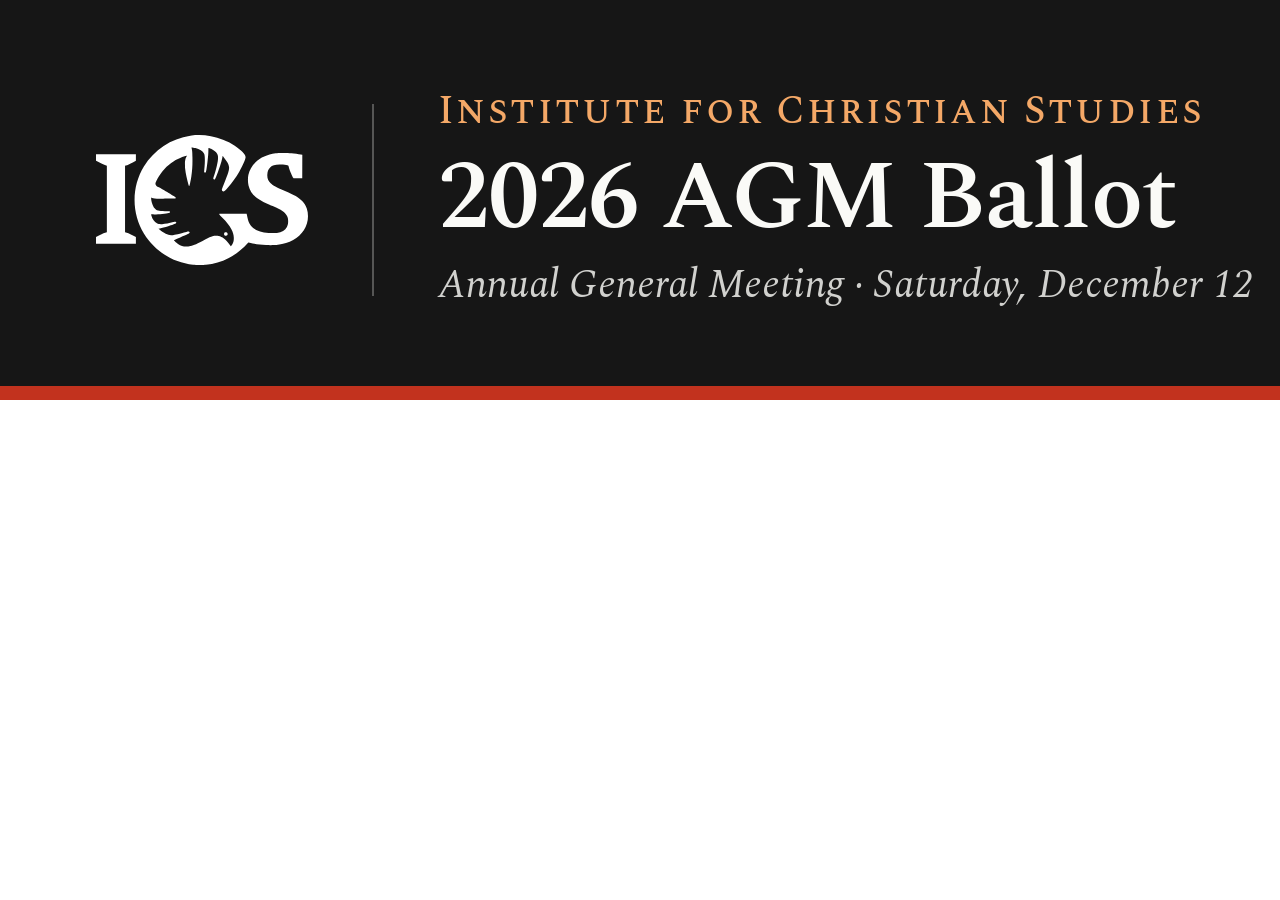
<file: 26-agm/ballot-script/header/header.html>
<!doctype html>
<html lang="en"><head><meta charset="utf-8">
<link rel="stylesheet" href="../../../26-annual/fonts/fonts.css">
<style>
  html,body{margin:0}
  .h{width:1600px;height:400px;box-sizing:border-box;background:#161616;color:#FAFAF7;
     display:flex;align-items:center;gap:64px;padding:0 96px;position:relative;overflow:hidden}
  .h::after{content:"";position:absolute;left:0;right:0;bottom:0;height:14px;background:#C2321E}
  .logo{width:212px;flex:none}
  .rule{width:2px;align-self:stretch;margin:104px 0;background:rgba(250,250,247,.28)}
  .t{display:flex;flex-direction:column;gap:18px}
  .t1{font:500 40px/1 "Spectral SC",serif;letter-spacing:.06em;color:#F4A867}
  .t2{font:600 96px/1 Spectral,serif;letter-spacing:-.01em}
  .t3{font:400 italic 40px/1.1 Spectral,serif;color:rgba(250,250,247,.82)}
</style></head><body>
<div class="h">
  <img class="logo" src="../../../26-annual/img/ics-logo-white.svg" alt="">
  <div class="rule"></div>
  <div class="t">
    <div class="t1">Institute for Christian Studies</div>
    <div class="t2">2026 AGM Ballot</div>
    <div class="t3">Annual General Meeting · Saturday, December 12</div>
  </div>
</div>
</body></html>
</file>
<file: 26-annual/fonts/fonts.css>
@font-face { font-family: 'Spectral'; font-style: italic; font-weight: 400; font-display: swap; src: url(Spectral-400i-latin-ext.woff2) format('woff2'); unicode-range: U+0100-02BA, U+02BD-02C5, U+02C7-02CC, U+02CE-02D7, U+02DD-02FF, U+0304, U+0308, U+0329, U+1D00-1DBF, U+1E00-1E9F, U+1EF2-1EFF, U+2020, U+20A0-20AB, U+20AD-20C4, U+2113, U+2C60-2C7F, U+A720-A7FF; }
@font-face { font-family: 'Spectral'; font-style: italic; font-weight: 400; font-display: swap; src: url(Spectral-400i-latin.woff2) format('woff2'); unicode-range: U+0000-00FF, U+0131, U+0152-0153, U+02BB-02BC, U+02C6, U+02DA, U+02DC, U+0304, U+0308, U+0329, U+2000-206F, U+20AC, U+2122, U+2191, U+2193, U+2212, U+2215, U+FEFF, U+FFFD; }
@font-face { font-family: 'Spectral'; font-style: italic; font-weight: 600; font-display: swap; src: url(Spectral-600i-latin-ext.woff2) format('woff2'); unicode-range: U+0100-02BA, U+02BD-02C5, U+02C7-02CC, U+02CE-02D7, U+02DD-02FF, U+0304, U+0308, U+0329, U+1D00-1DBF, U+1E00-1E9F, U+1EF2-1EFF, U+2020, U+20A0-20AB, U+20AD-20C4, U+2113, U+2C60-2C7F, U+A720-A7FF; }
@font-face { font-family: 'Spectral'; font-style: italic; font-weight: 600; font-display: swap; src: url(Spectral-600i-latin.woff2) format('woff2'); unicode-range: U+0000-00FF, U+0131, U+0152-0153, U+02BB-02BC, U+02C6, U+02DA, U+02DC, U+0304, U+0308, U+0329, U+2000-206F, U+20AC, U+2122, U+2191, U+2193, U+2212, U+2215, U+FEFF, U+FFFD; }
@font-face { font-family: 'Spectral'; font-style: normal; font-weight: 400; font-display: swap; src: url(Spectral-400-latin-ext.woff2) format('woff2'); unicode-range: U+0100-02BA, U+02BD-02C5, U+02C7-02CC, U+02CE-02D7, U+02DD-02FF, U+0304, U+0308, U+0329, U+1D00-1DBF, U+1E00-1E9F, U+1EF2-1EFF, U+2020, U+20A0-20AB, U+20AD-20C4, U+2113, U+2C60-2C7F, U+A720-A7FF; }
@font-face { font-family: 'Spectral'; font-style: normal; font-weight: 400; font-display: swap; src: url(Spectral-400-latin.woff2) format('woff2'); unicode-range: U+0000-00FF, U+0131, U+0152-0153, U+02BB-02BC, U+02C6, U+02DA, U+02DC, U+0304, U+0308, U+0329, U+2000-206F, U+20AC, U+2122, U+2191, U+2193, U+2212, U+2215, U+FEFF, U+FFFD; }
@font-face { font-family: 'Spectral'; font-style: normal; font-weight: 600; font-display: swap; src: url(Spectral-600-latin-ext.woff2) format('woff2'); unicode-range: U+0100-02BA, U+02BD-02C5, U+02C7-02CC, U+02CE-02D7, U+02DD-02FF, U+0304, U+0308, U+0329, U+1D00-1DBF, U+1E00-1E9F, U+1EF2-1EFF, U+2020, U+20A0-20AB, U+20AD-20C4, U+2113, U+2C60-2C7F, U+A720-A7FF; }
@font-face { font-family: 'Spectral'; font-style: normal; font-weight: 600; font-display: swap; src: url(Spectral-600-latin.woff2) format('woff2'); unicode-range: U+0000-00FF, U+0131, U+0152-0153, U+02BB-02BC, U+02C6, U+02DA, U+02DC, U+0304, U+0308, U+0329, U+2000-206F, U+20AC, U+2122, U+2191, U+2193, U+2212, U+2215, U+FEFF, U+FFFD; }
@font-face { font-family: 'Spectral'; font-style: normal; font-weight: 800; font-display: swap; src: url(Spectral-800-latin-ext.woff2) format('woff2'); unicode-range: U+0100-02BA, U+02BD-02C5, U+02C7-02CC, U+02CE-02D7, U+02DD-02FF, U+0304, U+0308, U+0329, U+1D00-1DBF, U+1E00-1E9F, U+1EF2-1EFF, U+2020, U+20A0-20AB, U+20AD-20C4, U+2113, U+2C60-2C7F, U+A720-A7FF; }
@font-face { font-family: 'Spectral'; font-style: normal; font-weight: 800; font-display: swap; src: url(Spectral-800-latin.woff2) format('woff2'); unicode-range: U+0000-00FF, U+0131, U+0152-0153, U+02BB-02BC, U+02C6, U+02DA, U+02DC, U+0304, U+0308, U+0329, U+2000-206F, U+20AC, U+2122, U+2191, U+2193, U+2212, U+2215, U+FEFF, U+FFFD; }
@font-face { font-family: 'Spectral SC'; font-style: normal; font-weight: 500; font-display: swap; src: url(SpectralSC-500-latin-ext.woff2) format('woff2'); unicode-range: U+0100-02BA, U+02BD-02C5, U+02C7-02CC, U+02CE-02D7, U+02DD-02FF, U+0304, U+0308, U+0329, U+1D00-1DBF, U+1E00-1E9F, U+1EF2-1EFF, U+2020, U+20A0-20AB, U+20AD-20C4, U+2113, U+2C60-2C7F, U+A720-A7FF; }
@font-face { font-family: 'Spectral SC'; font-style: normal; font-weight: 500; font-display: swap; src: url(SpectralSC-500-latin.woff2) format('woff2'); unicode-range: U+0000-00FF, U+0131, U+0152-0153, U+02BB-02BC, U+02C6, U+02DA, U+02DC, U+0304, U+0308, U+0329, U+2000-206F, U+20AC, U+2122, U+2191, U+2193, U+2212, U+2215, U+FEFF, U+FFFD; }
@font-face { font-family: 'Spectral SC'; font-style: normal; font-weight: 600; font-display: swap; src: url(SpectralSC-600-latin-ext.woff2) format('woff2'); unicode-range: U+0100-02BA, U+02BD-02C5, U+02C7-02CC, U+02CE-02D7, U+02DD-02FF, U+0304, U+0308, U+0329, U+1D00-1DBF, U+1E00-1E9F, U+1EF2-1EFF, U+2020, U+20A0-20AB, U+20AD-20C4, U+2113, U+2C60-2C7F, U+A720-A7FF; }
@font-face { font-family: 'Spectral SC'; font-style: normal; font-weight: 600; font-display: swap; src: url(SpectralSC-600-latin.woff2) format('woff2'); unicode-range: U+0000-00FF, U+0131, U+0152-0153, U+02BB-02BC, U+02C6, U+02DA, U+02DC, U+0304, U+0308, U+0329, U+2000-206F, U+20AC, U+2122, U+2191, U+2193, U+2212, U+2215, U+FEFF, U+FFFD; }
</file>
<file: 26-impact/fonts/fonts.css>
@font-face { font-family: 'Spectral'; font-style: italic; font-weight: 400; font-display: swap; src: url(Spectral-400i-latin-ext.woff2) format('woff2'); unicode-range: U+0100-02BA, U+02BD-02C5, U+02C7-02CC, U+02CE-02D7, U+02DD-02FF, U+0304, U+0308, U+0329, U+1D00-1DBF, U+1E00-1E9F, U+1EF2-1EFF, U+2020, U+20A0-20AB, U+20AD-20C4, U+2113, U+2C60-2C7F, U+A720-A7FF; }
@font-face { font-family: 'Spectral'; font-style: italic; font-weight: 400; font-display: swap; src: url(Spectral-400i-latin.woff2) format('woff2'); unicode-range: U+0000-00FF, U+0131, U+0152-0153, U+02BB-02BC, U+02C6, U+02DA, U+02DC, U+0304, U+0308, U+0329, U+2000-206F, U+20AC, U+2122, U+2191, U+2193, U+2212, U+2215, U+FEFF, U+FFFD; }
@font-face { font-family: 'Spectral'; font-style: italic; font-weight: 600; font-display: swap; src: url(Spectral-600i-latin-ext.woff2) format('woff2'); unicode-range: U+0100-02BA, U+02BD-02C5, U+02C7-02CC, U+02CE-02D7, U+02DD-02FF, U+0304, U+0308, U+0329, U+1D00-1DBF, U+1E00-1E9F, U+1EF2-1EFF, U+2020, U+20A0-20AB, U+20AD-20C4, U+2113, U+2C60-2C7F, U+A720-A7FF; }
@font-face { font-family: 'Spectral'; font-style: italic; font-weight: 600; font-display: swap; src: url(Spectral-600i-latin.woff2) format('woff2'); unicode-range: U+0000-00FF, U+0131, U+0152-0153, U+02BB-02BC, U+02C6, U+02DA, U+02DC, U+0304, U+0308, U+0329, U+2000-206F, U+20AC, U+2122, U+2191, U+2193, U+2212, U+2215, U+FEFF, U+FFFD; }
@font-face { font-family: 'Spectral'; font-style: normal; font-weight: 400; font-display: swap; src: url(Spectral-400-latin-ext.woff2) format('woff2'); unicode-range: U+0100-02BA, U+02BD-02C5, U+02C7-02CC, U+02CE-02D7, U+02DD-02FF, U+0304, U+0308, U+0329, U+1D00-1DBF, U+1E00-1E9F, U+1EF2-1EFF, U+2020, U+20A0-20AB, U+20AD-20C4, U+2113, U+2C60-2C7F, U+A720-A7FF; }
@font-face { font-family: 'Spectral'; font-style: normal; font-weight: 400; font-display: swap; src: url(Spectral-400-latin.woff2) format('woff2'); unicode-range: U+0000-00FF, U+0131, U+0152-0153, U+02BB-02BC, U+02C6, U+02DA, U+02DC, U+0304, U+0308, U+0329, U+2000-206F, U+20AC, U+2122, U+2191, U+2193, U+2212, U+2215, U+FEFF, U+FFFD; }
@font-face { font-family: 'Spectral'; font-style: normal; font-weight: 600; font-display: swap; src: url(Spectral-600-latin-ext.woff2) format('woff2'); unicode-range: U+0100-02BA, U+02BD-02C5, U+02C7-02CC, U+02CE-02D7, U+02DD-02FF, U+0304, U+0308, U+0329, U+1D00-1DBF, U+1E00-1E9F, U+1EF2-1EFF, U+2020, U+20A0-20AB, U+20AD-20C4, U+2113, U+2C60-2C7F, U+A720-A7FF; }
@font-face { font-family: 'Spectral'; font-style: normal; font-weight: 600; font-display: swap; src: url(Spectral-600-latin.woff2) format('woff2'); unicode-range: U+0000-00FF, U+0131, U+0152-0153, U+02BB-02BC, U+02C6, U+02DA, U+02DC, U+0304, U+0308, U+0329, U+2000-206F, U+20AC, U+2122, U+2191, U+2193, U+2212, U+2215, U+FEFF, U+FFFD; }
@font-face { font-family: 'Spectral'; font-style: normal; font-weight: 800; font-display: swap; src: url(Spectral-800-latin-ext.woff2) format('woff2'); unicode-range: U+0100-02BA, U+02BD-02C5, U+02C7-02CC, U+02CE-02D7, U+02DD-02FF, U+0304, U+0308, U+0329, U+1D00-1DBF, U+1E00-1E9F, U+1EF2-1EFF, U+2020, U+20A0-20AB, U+20AD-20C4, U+2113, U+2C60-2C7F, U+A720-A7FF; }
@font-face { font-family: 'Spectral'; font-style: normal; font-weight: 800; font-display: swap; src: url(Spectral-800-latin.woff2) format('woff2'); unicode-range: U+0000-00FF, U+0131, U+0152-0153, U+02BB-02BC, U+02C6, U+02DA, U+02DC, U+0304, U+0308, U+0329, U+2000-206F, U+20AC, U+2122, U+2191, U+2193, U+2212, U+2215, U+FEFF, U+FFFD; }
@font-face { font-family: 'Spectral SC'; font-style: normal; font-weight: 500; font-display: swap; src: url(SpectralSC-500-latin-ext.woff2) format('woff2'); unicode-range: U+0100-02BA, U+02BD-02C5, U+02C7-02CC, U+02CE-02D7, U+02DD-02FF, U+0304, U+0308, U+0329, U+1D00-1DBF, U+1E00-1E9F, U+1EF2-1EFF, U+2020, U+20A0-20AB, U+20AD-20C4, U+2113, U+2C60-2C7F, U+A720-A7FF; }
@font-face { font-family: 'Spectral SC'; font-style: normal; font-weight: 500; font-display: swap; src: url(SpectralSC-500-latin.woff2) format('woff2'); unicode-range: U+0000-00FF, U+0131, U+0152-0153, U+02BB-02BC, U+02C6, U+02DA, U+02DC, U+0304, U+0308, U+0329, U+2000-206F, U+20AC, U+2122, U+2191, U+2193, U+2212, U+2215, U+FEFF, U+FFFD; }
@font-face { font-family: 'Spectral SC'; font-style: normal; font-weight: 600; font-display: swap; src: url(SpectralSC-600-latin-ext.woff2) format('woff2'); unicode-range: U+0100-02BA, U+02BD-02C5, U+02C7-02CC, U+02CE-02D7, U+02DD-02FF, U+0304, U+0308, U+0329, U+1D00-1DBF, U+1E00-1E9F, U+1EF2-1EFF, U+2020, U+20A0-20AB, U+20AD-20C4, U+2113, U+2C60-2C7F, U+A720-A7FF; }
@font-face { font-family: 'Spectral SC'; font-style: normal; font-weight: 600; font-display: swap; src: url(SpectralSC-600-latin.woff2) format('woff2'); unicode-range: U+0000-00FF, U+0131, U+0152-0153, U+02BB-02BC, U+02C6, U+02DA, U+02DC, U+0304, U+0308, U+0329, U+2000-206F, U+20AC, U+2122, U+2191, U+2193, U+2212, U+2215, U+FEFF, U+FFFD; }
</file>
<file: 26-agm/ballot/fonts/fonts.css>
/* Self-hosted from Google Fonts (SIL Open Font License), so the ballot
   page loads nothing from third parties. Both faces are variable. */
@font-face { font-family: 'Libre Baskerville'; font-style: normal; font-weight: 400 700; font-display: swap; src: url(LibreBaskerville-400-700-latin.woff2) format('woff2'); unicode-range: U+0000-00FF, U+0131, U+0152-0153, U+02BB-02BC, U+02C6, U+02DA, U+02DC, U+0304, U+0308, U+0329, U+2000-206F, U+20AC, U+2122, U+2191, U+2193, U+2212, U+2215, U+FEFF, U+FFFD; }
@font-face { font-family: 'Libre Baskerville'; font-style: normal; font-weight: 400 700; font-display: swap; src: url(LibreBaskerville-400-700-latin-ext.woff2) format('woff2'); unicode-range: U+0100-02BA, U+02BD-02C5, U+02C7-02CC, U+02CE-02D7, U+02DD-02FF, U+0304, U+0308, U+0329, U+1D00-1DBF, U+1E00-1E9F, U+1EF2-1EFF, U+2020, U+20A0-20AB, U+20AD-20C4, U+2113, U+2C60-2C7F, U+A720-A7FF; }
@font-face { font-family: 'Libre Baskerville'; font-style: italic; font-weight: 400; font-display: swap; src: url(LibreBaskerville-400i-latin.woff2) format('woff2'); unicode-range: U+0000-00FF, U+0131, U+0152-0153, U+02BB-02BC, U+02C6, U+02DA, U+02DC, U+0304, U+0308, U+0329, U+2000-206F, U+20AC, U+2122, U+2191, U+2193, U+2212, U+2215, U+FEFF, U+FFFD; }
@font-face { font-family: 'Libre Baskerville'; font-style: italic; font-weight: 400; font-display: swap; src: url(LibreBaskerville-400i-latin-ext.woff2) format('woff2'); unicode-range: U+0100-02BA, U+02BD-02C5, U+02C7-02CC, U+02CE-02D7, U+02DD-02FF, U+0304, U+0308, U+0329, U+1D00-1DBF, U+1E00-1E9F, U+1EF2-1EFF, U+2020, U+20A0-20AB, U+20AD-20C4, U+2113, U+2C60-2C7F, U+A720-A7FF; }
@font-face { font-family: 'Outfit'; font-style: normal; font-weight: 300 700; font-display: swap; src: url(Outfit-300-700-latin.woff2) format('woff2'); unicode-range: U+0000-00FF, U+0131, U+0152-0153, U+02BB-02BC, U+02C6, U+02DA, U+02DC, U+0304, U+0308, U+0329, U+2000-206F, U+20AC, U+2122, U+2191, U+2193, U+2212, U+2215, U+FEFF, U+FFFD; }
@font-face { font-family: 'Outfit'; font-style: normal; font-weight: 300 700; font-display: swap; src: url(Outfit-300-700-latin-ext.woff2) format('woff2'); unicode-range: U+0100-02BA, U+02BD-02C5, U+02C7-02CC, U+02CE-02D7, U+02DD-02FF, U+0304, U+0308, U+0329, U+1D00-1DBF, U+1E00-1E9F, U+1EF2-1EFF, U+2020, U+20A0-20AB, U+20AD-20C4, U+2113, U+2C60-2C7F, U+A720-A7FF; }
</file>
<file: 26-agm/ballot/ballot.css>
/* ============================================================
   2026 AGM ballot
   The ics-site world ("The Scholar's Hearth": wine, copper,
   cream; Libre Baskerville and Outfit), restated for a page that
   stands alone on supporters.icscanada.edu.

   The members' package and the ballot sit side by side: the notes
   read down the left, and the ballot rides along on the right as
   the one lifted surface (cream-warm, copper top rule), the way
   ics-site lifts the term under way on the academic calendar. The
   ballot row whose notes are on screen is the one being read. The
   form controls follow ics-site's apply-ma-phd (af-) components.
   ============================================================ */

*, *::before, *::after { margin: 0; padding: 0; box-sizing: border-box; }

:root {
  --wine: #9B0D24;
  --wine-deep: #7A0A1C;
  --wine-mid: #BE0B28;
  --accent: #A85A32;
  --accent-light: #C87A52;
  --accent-on-wine: #E9B48F;
  --accent-muted: #8E4A28;
  --accent-pale: #EEDACA;
  --accent-deep: #7A4020;
  --cream: #FDFBF7;
  --cream-warm: #F9F5ED;
  --parchment: #F0E9DD;
  --text-dark: #2E1318;
  --text-body: #3A3330;
  --text-on-dark: #E8C2C2;

  /* Secondary text that clears 4.5:1 on cream and cream-warm (ics-site --ap-quiet). */
  --quiet: #6B655F;
  --rule: rgba(155, 13, 36, 0.13);
  --rule-soft: rgba(155, 13, 36, 0.07);
  --field: rgba(155, 13, 36, 0.18);

  --serif: 'Libre Baskerville', Georgia, serif;
  --sans: 'Outfit', -apple-system, BlinkMacSystemFont, sans-serif;
  --ease: cubic-bezier(0.25, 0.46, 0.45, 0.94);
  --out: cubic-bezier(0.16, 1, 0.3, 1);

  --bal-w: 28rem;
}

html {
  font-size: 110%;
  -webkit-text-size-adjust: 100%;
  text-size-adjust: 100%;
  scroll-behavior: smooth;
  scroll-padding-top: 1.25rem;
  scrollbar-color: rgba(155, 13, 36, 0.3) var(--cream);
}
@media (prefers-reduced-motion: reduce) {
  html { scroll-behavior: auto; }
}

body {
  font-family: var(--sans);
  color: var(--text-body);
  background: var(--cream);
  line-height: 1.65;
  -webkit-font-smoothing: antialiased;
}

::selection { background: var(--accent-pale); color: var(--text-dark); }

img { display: block; max-width: 100%; height: auto; }
a { color: inherit; }
:focus-visible { outline: 2px solid var(--wine); outline-offset: 3px; }

.container { max-width: 1200px; margin: 0 auto; padding: 0 2rem; }
.vh {
  position: absolute !important;
  width: 1px; height: 1px;
  overflow: hidden;
  clip-path: inset(50%);
  white-space: nowrap;
}
.quiet { color: var(--quiet); }
.nw { white-space: nowrap; }
[hidden] { display: none !important; }

.skip {
  position: absolute;
  left: 1rem; top: 0.75rem;
  z-index: 20;
  padding: 0.6rem 1rem;
  font-size: 0.8rem;
  font-weight: 600;
  color: var(--cream);
  background: var(--wine);
  transform: translateY(-200%);
  transition: transform 0.2s var(--out);
}
.skip:focus { transform: none; outline-color: var(--accent-on-wine); }

/* ----------------------------------------------------------- hero */
.hero {
  position: relative;
  overflow: hidden;
  background: var(--wine-deep);
  color: var(--cream);
  padding: 1.15rem 0 1.35rem;
}
.hero::before {
  content: '';
  position: absolute;
  inset: 0;
  background:
    radial-gradient(ellipse at 20% 90%, rgba(168, 90, 50, 0.12) 0%, transparent 50%),
    radial-gradient(ellipse at 85% 10%, rgba(190, 11, 40, 0.18) 0%, transparent 55%);
  pointer-events: none;
}
/* ics-site's copper hairline along the top of the hero. */
.hero::after {
  content: '';
  position: absolute;
  top: 0; left: 0; right: 0;
  height: 3px;
  background: linear-gradient(90deg, var(--accent), var(--accent-light) 40%, transparent 80%);
}
.hero__in {
  position: relative;
  display: grid;
  grid-template-columns: minmax(0, 1fr) auto;
  align-items: end;
  gap: 1rem 3rem;
}
.hero__logo { display: inline-block; margin-bottom: 0.7rem; }
.hero__logo img { width: 3.2rem; height: auto; }
.hero__logo:focus-visible { outline-color: var(--accent-on-wine); }
.hero__title {
  font-family: var(--serif);
  font-size: clamp(1.8rem, 3vw, 2.3rem);
  font-weight: 700;
  line-height: 1.12;
  letter-spacing: -0.01em;
  color: var(--cream);
  margin-bottom: 0.45rem;
  text-wrap: balance;
}
.hero__title em { font-style: italic; color: var(--accent-on-wine); }
.hero__sub {
  max-width: 40rem;
  font-weight: 300;
  font-size: 0.92rem;
  line-height: 1.6;
  color: var(--text-on-dark);
}
.hero__facts {
  display: grid;
  gap: 0.6rem;
  padding-left: 1.6rem;
  border-left: 1px solid rgba(233, 180, 143, 0.22);
}
.hero__facts dt {
  font-size: 0.72rem;
  font-weight: 600;
  letter-spacing: 0.12em;
  text-transform: uppercase;
  color: var(--accent-on-wine);
}
.hero__facts dd {
  margin-top: 0.1rem;
  font-size: 0.9rem;
  color: var(--cream);
}
.hero__facts time { font-family: var(--serif); font-weight: 700; }
.hero__left { margin-left: 0.4rem; font-size: 0.85rem; color: var(--text-on-dark); font-variant-numeric: tabular-nums; }
.hero__facts a {
  color: var(--cream);
  text-decoration: underline;
  text-decoration-color: rgba(233, 180, 143, 0.55);
  text-underline-offset: 0.22em;
  text-decoration-thickness: 1px;
  transition: color 0.2s, text-decoration-color 0.2s;
}
.hero__facts a:hover { color: var(--accent-on-wine); text-decoration-color: currentColor; }
.hero__facts a:focus-visible { outline-color: var(--accent-on-wine); }
.hero__facts .quiet { color: var(--text-on-dark); }

.testmode {
  padding: 0.7rem 2rem;
  text-align: center;
  font-size: 0.82rem;
  font-weight: 500;
  color: var(--text-dark);
  background: var(--accent-pale);
}

/* ----------------------------------------------------------- page */
.page {
  display: grid;
  grid-template-columns: minmax(0, 1fr) var(--bal-w);
  grid-template-areas: "notes bal";
  gap: 0 3.6rem;
  padding-top: 1.25rem;
  padding-bottom: 5rem;
}

/* ------------------------------------------------------ the ballot */
.bal {
  grid-area: bal;
  align-self: start;
  position: sticky;
  top: 1rem;
  max-height: calc(100vh - 2rem);
  max-height: calc(100dvh - 2rem);
  overflow-y: auto;
  overscroll-behavior: contain;
  scrollbar-width: thin;
  background: var(--cream-warm);
  border: 1px solid var(--rule-soft);
  border-top: 3px solid var(--accent);
  box-shadow: 0 14px 40px rgba(155, 13, 36, 0.07);
  padding: 1.05rem 1.4rem 1.2rem;
}
.bal__noscript h2,
.bal__head h2 {
  font-family: var(--serif);
  font-size: 1.22rem;
  font-weight: 700;
  line-height: 1.25;
  color: var(--wine);
}
.bal__noscript p { margin-top: 0.7rem; font-size: 0.88rem; }
.bal__noscript a { color: var(--wine); }
.bal__head {
  display: flex;
  justify-content: space-between;
  align-items: baseline;
  gap: 1rem;
}
.bal__head h2:focus { outline: none; }
.bal__count {
  font-size: 0.78rem;
  font-weight: 500;
  color: var(--quiet);
  font-variant-numeric: tabular-nums;
  white-space: nowrap;
}
.bal__count span { color: var(--wine); font-weight: 700; }
.bal__note {
  margin-top: 0.3rem;
  font-family: var(--serif);
  font-style: italic;
  font-size: 0.8rem;
  color: var(--accent-deep);
}

.bal__group { margin-top: 0.6rem; }
.bal__group-title {
  padding-bottom: 0.2rem;
  margin-bottom: 0.2rem;
  border-bottom: 1px solid var(--rule);
  font-family: var(--serif);
  font-size: 0.86rem;
  font-weight: 700;
  color: var(--wine);
}

/* One ballot item. */
.bv {
  position: relative;
  display: flow-root;
  min-width: 0;
  border: 1px solid transparent;
  margin: 0 -0.6rem;
  padding: 0.42rem 0.6rem 0.5rem;
  transition: background-color 0.2s var(--ease), border-color 0.2s var(--ease);
}
/* The item whose notes are on screen. */
.bv.is-reading {
  background: #fff;
  border-color: var(--rule);
}
.bv legend {
  float: left;
  display: flex;
  width: 100%;
  padding-right: 3.2rem;
  margin-bottom: 0.3rem;
  font-size: 0.8rem;
  font-weight: 600;
  line-height: 1.4;
  color: var(--text-dark);
}
.bv legend + * { clear: both; }
.bv legend a {
  text-decoration: underline;
  text-decoration-color: rgba(155, 13, 36, 0.28);
  text-underline-offset: 0.22em;
  text-decoration-thickness: 1px;
  transition: color 0.2s, text-decoration-color 0.2s;
}
.bv legend a:hover { color: var(--wine); text-decoration-color: currentColor; }
.bv__num,
.item__num,
.rv__num {
  display: inline-block;
  flex: none;
  min-width: 1.6em;
  font-weight: 700;
  color: var(--accent-muted);
  font-variant-numeric: tabular-nums;
}
.bv.is-reading .bv__num { color: var(--wine); }

/* Segmented choices: one square bar, the chosen segment filled with wine. */
.bv__seg {
  display: grid;
  grid-auto-flow: column;
  grid-auto-columns: 1fr;
  border: 1.5px solid var(--field);
  background: var(--cream);
}
.bv__seg label {
  position: relative;
  display: flex;
  cursor: pointer;
}
.bv__seg label + label { border-left: 1px solid var(--field); }
.bv__seg input {
  position: absolute;
  inset: 0;
  opacity: 0;
  margin: 0;
  cursor: pointer;
}
.bv__seg label > span {
  flex: 1;
  display: grid;
  place-items: center;
  min-height: 44px;
  padding: 0.35rem 0.4rem;
  text-align: center;
  font-size: 0.78rem;
  font-weight: 500;
  line-height: 1.25;
  color: var(--text-dark);
  transition: background-color 0.18s var(--ease), color 0.18s var(--ease);
}
.bv__seg label:hover > span { background: rgba(155, 13, 36, 0.05); }
.bv__seg input:checked + span {
  background: var(--wine);
  color: var(--cream);
  font-weight: 600;
}
.bv__seg input:focus-visible + span {
  outline: 2px solid var(--wine);
  outline-offset: 2px;
  position: relative;
  z-index: 1;
}
.bv__seg--3 label > span { font-size: 0.74rem; }

.bv__clear {
  position: absolute;
  top: 0.25rem;
  right: 0.45rem;
  min-height: 28px;
  padding: 0 0.3rem;
  font: inherit;
  font-size: 0.72rem;
  font-weight: 500;
  color: var(--accent-muted);
  background: none;
  border: 0;
  cursor: pointer;
  text-decoration: underline;
  text-decoration-color: rgba(168, 90, 50, 0.35);
  text-underline-offset: 0.2em;
}
.bv__clear:hover { color: var(--accent-deep); text-decoration-color: currentColor; }

/* The shared .btn-accent at full width (ics-site .af-send). */
.af-send {
  display: block;
  width: 100%;
  min-height: 48px;
  margin-top: 1.1rem;
  padding: 0.75rem 1.6rem;
  font-family: var(--sans);
  font-size: 0.78rem;
  font-weight: 600;
  letter-spacing: 0.08em;
  text-transform: uppercase;
  color: #fff;
  background: var(--accent);
  border: 0;
  cursor: pointer;
  transition: background-color 0.25s var(--ease), transform 0.25s var(--ease), box-shadow 0.25s var(--ease);
}
.af-send:hover { background: var(--accent-deep); transform: translateY(-1px); box-shadow: 0 6px 20px rgba(168, 90, 50, 0.3); }
.af-send:active { transform: none; box-shadow: none; }
.af-send:disabled { background: var(--accent-muted); cursor: progress; transform: none; box-shadow: none; }

/* Two-choice rows: title and choices share a line, as in the comp. */
@media (min-width: 901px) {
  .bv--2 legend {
    width: calc(100% - 13.6rem);
    min-height: 44px;
    align-items: center;
    padding-right: 0;
    margin-bottom: 0;
  }
  .bv--2 legend + .bv__seg { float: right; clear: none; width: 13rem; }
  .bv--2 .bv__clear {
    position: static;
    float: left;
    clear: left;
    margin: -0.35rem 0 0 calc(1.6em * 0.8 / 0.72);
  }
}

/* When a short screen makes the panel scroll, the way forward stays in view. */
.bal__foot {
  position: sticky;
  bottom: -1.2rem;
  margin: 0 -1.4rem -1.2rem;
  padding: 0 1.4rem 1.2rem;
  background: var(--cream-warm);
}
.bal__foot .af-send { margin-top: 0; }
.bal__foot::before {
  content: '';
  display: block;
  height: 0.8rem;
}

.bal__back {
  min-height: 44px;
  padding: 0;
  font: inherit;
  font-size: 0.78rem;
  font-weight: 500;
  color: var(--accent-muted);
  background: none;
  border: 0;
  cursor: pointer;
  text-decoration: underline;
  text-decoration-color: rgba(168, 90, 50, 0.35);
  text-underline-offset: 0.2em;
  white-space: nowrap;
}
.bal__back:hover { color: var(--accent-deep); text-decoration-color: currentColor; }

/* The review list. */
.rv {
  list-style: none;
  margin: 1rem 0 1.3rem;
  border-top: 1px solid var(--rule);
}
.rv li {
  display: grid;
  grid-template-columns: 1.75em minmax(0, 1fr) auto;
  gap: 0 0.5rem;
  align-items: baseline;
  padding: 0.45rem 0;
  border-bottom: 1px solid var(--rule-soft);
  font-size: 0.8rem;
  line-height: 1.4;
}
.rv__item { color: var(--text-body); }
.rv__choice { font-weight: 600; color: var(--wine); text-align: right; }
.rv__choice.is-blank { font-family: var(--serif); font-style: italic; font-weight: 400; color: var(--quiet); }

/* ---------------------------------------------- fields (ics-site af-) */
.af-field { display: flex; flex-direction: column; gap: 0.3rem; margin-bottom: 1rem; }
.af-pair { display: grid; grid-template-columns: repeat(auto-fit, minmax(11rem, 1fr)); column-gap: 1rem; }
.af-field > label {
  font-size: 0.8rem;
  font-weight: 600;
  letter-spacing: 0.02em;
  color: var(--text-dark);
}
.af-note { font-size: 0.76rem; line-height: 1.5; color: var(--quiet); }
.af input[type="text"],
.af input[type="email"] {
  width: 100%;
  font-family: var(--sans);
  font-size: max(16px, 0.95rem);
  color: var(--text-dark);
  padding: 0.65em 0.9em;
  min-height: 46px;
  border: 1.5px solid var(--field);
  border-radius: 0;
  background: var(--cream);
  outline: none;
  caret-color: var(--wine);
  transition: border-color 0.2s, box-shadow 0.2s;
}
.af input:hover { border-color: rgba(155, 13, 36, 0.34); }
.af input:focus { border-color: var(--wine); box-shadow: 0 0 0 3px rgba(155, 13, 36, 0.1); }
.af input[aria-invalid="true"] { border-color: var(--wine-mid); box-shadow: 0 0 0 3px rgba(190, 11, 40, 0.12); }
.af-error-msg { font-size: 0.78rem; font-weight: 500; line-height: 1.45; color: var(--wine-mid); }
.hp { position: absolute; left: -9999px; width: 1px; height: 1px; overflow: hidden; }

.af-error {
  margin-top: 0.4rem;
  padding: 0.8em 1em;
  font-size: 0.82rem;
  line-height: 1.55;
  color: var(--text-dark);
  background: rgba(190, 11, 40, 0.06);
  border: 1px solid rgba(190, 11, 40, 0.2);
}
.af-error strong { display: block; font-weight: 600; color: var(--wine-mid); margin-bottom: 0.15rem; }
.af-error a, .af-state a, .af-privacy a {
  color: var(--wine);
  text-decoration: underline;
  text-decoration-color: rgba(155, 13, 36, 0.3);
  text-underline-offset: 0.2em;
  text-decoration-thickness: 1px;
}
.af-error a:hover, .af-state a:hover, .af-privacy a:hover { text-decoration-color: currentColor; }
.af-privacy { margin-top: 1rem; font-size: 0.76rem; line-height: 1.55; color: var(--quiet); }

/* While sending: a copper thread that keeps moving (ics-site). */
.af-sending-rule {
  height: 2px;
  margin-top: 0.9rem;
  background: linear-gradient(90deg, transparent, var(--accent) 45%, var(--accent-light) 55%, transparent) 0 0 / 40% 100% no-repeat, var(--rule);
  animation: thread 1.6s cubic-bezier(0.65, 0, 0.35, 1) infinite;
}
@keyframes thread {
  from { background-position: -40% 0, 0 0; }
  to { background-position: 140% 0, 0 0; }
}
@media (prefers-reduced-motion: reduce) {
  .af-sending-rule { animation: none; background: var(--accent-light); }
}

.af-state h2 {
  font-family: var(--serif);
  font-size: 1.3rem;
  font-weight: 700;
  line-height: 1.3;
  color: var(--wine);
  margin-bottom: 0.8rem;
  text-wrap: balance;
}
.af-state h2:focus { outline: none; }
.af-state p { font-size: 0.86rem; line-height: 1.65; }
.af-state p + p { margin-top: 0.7rem; }
.rv--done { margin: 1rem 0; }
.af-state a[href^="mailto"], .af-privacy a[href^="mailto"] { white-space: nowrap; }
.bal__again { margin-top: 1.2rem; white-space: normal; text-align: left; }

/* ------------------------------------------------------- the notes */
.notes { grid-area: notes; min-width: 0; }
.notes__intro {
  max-width: 62ch;
  font-family: var(--serif);
  font-style: italic;
  font-size: 0.88rem;
  line-height: 1.7;
  color: var(--accent-deep);
}
.notes__intro a, .item p a {
  color: var(--accent-muted);
  text-decoration: underline;
  text-decoration-color: rgba(168, 90, 50, 0.35);
  text-underline-offset: 0.2em;
  text-decoration-thickness: 1px;
}
.notes__intro a:hover, .item p a:hover { color: var(--accent-deep); text-decoration-color: currentColor; }

/* The package runs in the PDF's order, so members can follow along in
   the meeting; this link is the way past it to what they vote on. */
.skipto {
  position: relative;
  display: block;
  max-width: 40rem;
  margin-top: 1.3rem;
  padding: 0.85rem 3.2rem 0.9rem 1.1rem;
  text-decoration: none;
  background: var(--cream);
  border: 1.5px solid var(--wine);
  transition: background-color 0.2s var(--ease), color 0.2s var(--ease);
}
.skipto::after {
  content: "";
  position: absolute;
  right: 1.25rem; top: 50%;
  width: 0.6rem; height: 0.6rem;
  border-right: 2px solid var(--wine);
  border-bottom: 2px solid var(--wine);
  transform: translateY(-70%) rotate(45deg);
  transition: transform 0.25s var(--out), border-color 0.2s var(--ease);
}
.skipto__t { display: block; font-size: 0.95rem; line-height: 1.35; font-weight: 600; color: var(--wine); }
.skipto__d { display: block; margin-top: 0.15rem; font-size: 0.8rem; line-height: 1.45; color: var(--quiet); }
.skipto:hover { background: var(--wine); }
.skipto:hover .skipto__t { color: var(--cream); }
.skipto:hover .skipto__d { color: var(--text-on-dark); }
.skipto:hover::after { border-color: var(--cream); transform: translateY(-45%) rotate(45deg); }
.skipto:focus-visible { outline: 2px solid var(--accent); outline-offset: 3px; }

/* Where the voting information starts: the one visible part heading. */
.notes__part {
  margin-top: 3.4rem;
  padding-top: 2rem;
  border-top: 1.5px solid var(--wine);
  font-family: var(--serif);
  font-size: clamp(1.55rem, 2.9vw, 1.95rem);
  font-weight: 700;
  line-height: 1.2;
  color: var(--wine);
  scroll-margin-top: 1.25rem;
}
.notes__part-sub {
  max-width: 62ch;
  margin-top: 0.5rem;
  font-family: var(--serif);
  font-style: italic;
  font-size: 0.88rem;
  line-height: 1.7;
  color: var(--accent-deep);
}
.notes__part-sub + .item { margin-top: 1.6rem; }

.item {
  margin-top: 2.6rem;
  padding-top: 2.4rem;
  border-top: 1px solid var(--rule);
}
.item:first-of-type { margin-top: 1.8rem; }
.item h3 {
  font-family: var(--serif);
  font-size: clamp(1.3rem, 2.4vw, 1.6rem);
  font-weight: 700;
  line-height: 1.25;
  color: var(--wine);
  text-wrap: balance;
}
.item h3 .item__num { font-size: 0.8em; min-width: 0; margin-right: 0.3em; color: var(--accent); }
.item p { max-width: 64ch; font-size: 0.92rem; line-height: 1.75; }
.item p + p { margin-top: 0.85rem; }
/* The motion members vote on, in the institution's italic voice. */
.item .item__q {
  margin: 0.9rem 0 1.3rem;
  font-family: var(--serif);
  font-style: italic;
  font-size: 1.02rem;
  line-height: 1.65;
  color: var(--accent-deep);
}
.item .item__src {
  margin-top: 1.1rem;
  font-size: 0.76rem;
  color: var(--quiet);
}
.item__back { display: none; }

/* Figures: real tables, tabular numerals, ruled like a ledger. */
.fig { margin: 0 0 1.6rem; }
.fig table {
  width: 100%;
  border-collapse: collapse;
  font-size: 0.8rem;
  line-height: 1.35;
  font-variant-numeric: tabular-nums lining-nums;
}
.fig caption,
.fig__cap {
  caption-side: top;
  text-align: left;
  padding-bottom: 0.5rem;
  font-family: var(--serif);
  font-size: 0.9rem;
  font-weight: 700;
  color: var(--text-dark);
}
.fig caption span,
.fig__cap span {
  margin-left: 0.4rem;
  font-family: var(--sans);
  font-size: 0.76rem;
  font-weight: 400;
  color: var(--quiet);
}
.fig thead th {
  padding: 0.4rem 0 0.4rem 0.8rem;
  font-size: 0.72rem;
  font-weight: 600;
  letter-spacing: 0.08em;
  text-transform: uppercase;
  text-align: right;
  color: var(--quiet);
  border-bottom: 1.5px solid var(--wine);
  white-space: nowrap;
}
.fig tbody th {
  padding: 0.42rem 0.8rem 0.42rem 0;
  font-weight: 400;
  text-align: left;
  color: var(--text-body);
}
.fig td {
  padding: 0.42rem 0 0.42rem 0.8rem;
  text-align: right;
  white-space: nowrap;
  color: var(--text-dark);
}
.fig tbody tr { border-bottom: 1px solid var(--rule-soft); }
.fig tr.tot th, .fig tr.tot td { font-weight: 600; color: var(--text-dark); }
.fig tr.tot { border-bottom: 1px solid var(--rule); }
.fig tbody + tbody tr:first-child th,
.fig tbody + tbody tr:first-child td { padding-top: 1rem; }
.fig tr.sub th {
  padding-top: 0.9rem;
  font-family: var(--serif);
  font-style: italic;
  font-size: 0.82rem;
  color: var(--accent-deep);
}
/* Share of total, drawn as in the members' package: each bar is scaled to the
   largest row in its table, and the percentage beside it carries the value. */
.fig--bars th.sh { width: 44%; }
.fig td.sh { padding-left: 1.4rem; }
.sh__in {
  display: grid;
  grid-template-columns: minmax(0, 1fr) 2.7em;
  align-items: center;
  column-gap: 0.7rem;
}
.sh__in > span:last-child { text-align: right; color: var(--quiet); }
.sh__bar {
  display: block;
  width: calc(var(--v) * 100%);
  min-width: 2px;
  height: 0.5rem;
  border-radius: 1px;
  background: var(--wine);
}
@media (forced-colors: active) { .sh__bar { background: CanvasText; } }

/* Too narrow for a bar beside each row: the bar drops to a line of its own,
   under the label, figure and percentage it belongs to. */
.fig--bars { container-type: inline-size; }
@container (max-width: 26rem) {
  .fig--bars table, .fig--bars caption, .fig--bars thead, .fig--bars tbody { display: block; }
  .fig--bars thead tr { border-bottom: 1.5px solid var(--wine); }
  .fig--bars thead th { border-bottom: 0; }
  .fig--bars tr {
    display: grid;
    grid-template-columns: minmax(0, 1fr) auto 3.7em;
    column-gap: 0.8rem;
    align-items: baseline;
  }
  .fig--bars th, .fig--bars td { display: block; }
  .fig--bars thead th, .fig--bars td { padding-left: 0; }
  .fig--bars th.sh { width: auto; }
  .fig--bars .sh__long { display: none; }
  .fig--bars td.sh, .fig--bars .sh__in { display: contents; }
  .fig--bars tr.tot td.sh { display: block; grid-column: 3; padding-left: 0; text-align: right; }
  .fig--bars .sh__in > span:last-child { grid-column: 3; grid-row: 1; }
  .fig--bars .sh__bar { grid-column: 1 / -1; grid-row: 2; margin: -0.1rem 0 0.6rem; }
}
.item .fig__cap { max-width: none; font-size: 0.9rem; line-height: 1.35; }
.fig--wide { overflow-x: auto; scrollbar-width: thin; container-type: inline-size; }
.fig--wide:focus-visible { outline-offset: 4px; }
/* Five columns fit the reading column: headers wrap to two lines, labels wrap,
   and a hairline sets off the Total column members are ratifying. */
.fig--wide thead th { white-space: normal; vertical-align: bottom; line-height: 1.3; }
.fig--wide th[scope="row"] { min-width: 8.5rem; }
.fig--wide .t { padding-left: 1rem; border-left: 1px solid var(--rule-soft); }
.fig--wide thead .t { color: var(--text-dark); }

/* Too narrow for five columns: each line shows its total, and lines that
   aren't wholly General Fund list each fund's share beneath, like a sub-ledger.
   The ARIA roles in the markup keep it a table for screen readers. */
@container (max-width: 28rem) {
  .fig--wide table, .fig--wide thead, .fig--wide tbody { display: block; }
  .fig--wide tr { display: grid; grid-template-columns: minmax(0, 1fr) auto; column-gap: 1rem; align-items: baseline; }
  .fig--wide th, .fig--wide td { display: block; }
  .fig--wide thead th { display: none; }
  .fig--wide thead th.t { display: block; grid-column: 2; padding-left: 0; border-left: 0; }
  .fig--wide tr.sub th { grid-column: 1 / -1; }
  .fig--wide th[scope="row"] { min-width: 0; grid-column: 1; }
  .fig--wide td.t { grid-column: 2; grid-row: 1; padding-left: 0; border-left: 0; }
  .fig--wide td[data-fund] { display: none; }
  .fig--wide tr.split td[data-fund]:not(.nil) {
    display: flex;
    justify-content: space-between;
    gap: 1rem;
    grid-column: 1 / -1;
    padding: 0 0 0.3rem 0.9rem;
    font-size: 0.74rem;
    font-weight: 400;
    color: var(--quiet);
  }
  .fig--wide tr.split td[data-fund]:not(.nil)::before { content: attr(data-fund); }
}

/* Nominees: the package's portrait beside the biography. */
.item--board > p { margin-top: 0.9rem; }
.nominee {
  display: grid;
  grid-template-columns: 9.5rem minmax(0, 1fr);
  gap: 1.8rem;
  margin-top: 2.2rem;
  padding-top: 2.2rem;
  border-top: 1px solid var(--rule-soft);
  scroll-margin-top: 1.25rem;
}
.nominee img {
  width: 100%;
  aspect-ratio: 3 / 4;
  object-fit: cover;
  object-position: 50% 20%;
  background: var(--parchment);
}
.nominee h4 {
  font-family: var(--serif);
  font-size: 1.2rem;
  font-weight: 700;
  line-height: 1.3;
  color: var(--wine);
}
.nominee h4 .item__num { font-size: 0.82em; min-width: 0; margin-right: 0.3em; color: var(--accent); }
.item .nominee__seat {
  margin: 0.2rem 0 0.9rem;
  font-size: 0.8rem;
  font-weight: 500;
  color: var(--accent-muted);
}

/* ------------------------------------------------- the meeting itself
   After the four ballot items: how to join, the agenda, last year's
   minutes and the two letters, so nothing sends a member to the PDF.
   Same ruled sections as the items, no numbers: none of it is voted on
   here. Facts are set in Outfit, as everywhere on the page. */
.item--meet h3 + p:not(.meet__when) { margin-top: 0.8rem; }
.item h4 {
  margin: 1.8rem 0 0.5rem;
  font-family: var(--serif);
  font-size: 1.05rem;
  font-weight: 700;
  line-height: 1.35;
  color: var(--wine);
}
.item .meet__when {
  margin: 0.5rem 0 1.2rem;
  font-size: 0.84rem;
  font-weight: 500;
  color: var(--accent-muted);
  font-variant-numeric: tabular-nums;
}
.item ol a, .item ul a, .item dd a, .join__help a {
  color: var(--accent-muted);
  text-decoration: underline;
  text-decoration-color: rgba(168, 90, 50, 0.35);
  text-underline-offset: 0.2em;
  text-decoration-thickness: 1px;
}
.item ol a:hover, .item ul a:hover, .item dd a:hover, .join__help a:hover { color: var(--accent-deep); text-decoration-color: currentColor; }

/* Agenda: one ruled row per item, presenter set to the right. */
.agenda { list-style: none; max-width: 40rem; border-top: 1.5px solid var(--wine); }
.agenda > li {
  display: grid;
  grid-template-columns: 2rem minmax(0, 1fr) auto;
  gap: 0.15rem 1rem;
  align-items: baseline;
  padding: 0.7rem 0;
  border-bottom: 1px solid var(--rule);
  font-size: 0.9rem;
  line-height: 1.5;
}
.agenda__n { font-size: 0.82rem; font-weight: 600; color: var(--accent); font-variant-numeric: tabular-nums; }
.agenda__t { color: var(--text-dark); }
.agenda__who { font-size: 0.82rem; color: var(--quiet); text-align: right; white-space: nowrap; }
.agenda__sub { grid-column: 2 / -1; list-style: none; margin: 0.25rem 0 0.1rem; }
.agenda__sub li {
  position: relative;
  padding: 0.3rem 0 0.3rem 1rem;
  font-size: 0.84rem;
  line-height: 1.5;
}
.agenda__sub li::before {
  content: "";
  position: absolute;
  left: 0; top: 0.95em;
  width: 0.45rem; height: 1px;
  background: var(--accent-light);
}
.agenda__ballot {
  margin-left: 0.35rem;
  font-size: 0.74rem;
  font-weight: 600;
  letter-spacing: 0.06em;
  text-transform: uppercase;
  color: var(--quiet);
  white-space: nowrap;
}

/* Key and value pairs: meeting ID, phone numbers, the motions. */
.creds, .kv, .motion { max-width: 40rem; font-size: 0.88rem; line-height: 1.55; }
.creds { display: flex; flex-wrap: wrap; gap: 0 2.4rem; margin: 1.2rem 0 0.4rem; }
.creds dt, .kv dt, .motion dt {
  font-size: 0.7rem;
  font-weight: 600;
  letter-spacing: 0.12em;
  text-transform: uppercase;
  color: var(--quiet);
}
.creds dd {
  margin-top: 0.1rem;
  font-size: 1.05rem;
  font-weight: 600;
  color: var(--text-dark);
  font-variant-numeric: tabular-nums;
  letter-spacing: 0.02em;
}
.creds--event { margin: 1.1rem 0 1.3rem; }
.creds--event dd { font-size: 0.95rem; letter-spacing: 0; }
.kv { margin-top: 0.9rem; border-top: 1px solid var(--rule); }
.kv > div, .motion > div {
  display: grid;
  grid-template-columns: 11rem minmax(0, 1fr);
  gap: 0.2rem 1.2rem;
  padding: 0.65rem 0;
  border-bottom: 1px solid var(--rule-soft);
}
.kv dt, .motion dt { padding-top: 0.2rem; }
.kv dd, .motion dd { color: var(--text-body); font-variant-numeric: tabular-nums; overflow-wrap: anywhere; }
.join__go { margin-top: 1rem; }
.item .btn-line {
  display: inline-flex;
  align-items: center;
  min-height: 48px;
  padding: 0.7rem 1.5rem;
  font-size: 0.78rem;
  font-weight: 600;
  letter-spacing: 0.08em;
  text-transform: uppercase;
  text-decoration: none;
  color: var(--wine);
  border: 1.5px solid var(--wine);
  transition: background-color 0.2s var(--ease), color 0.2s var(--ease);
}
.item .btn-line:hover { color: var(--cream); background: var(--wine); }
.item .btn-line:focus-visible { outline: 2px solid var(--accent); outline-offset: 2px; }
.item .join__help { margin-top: 1.4rem; font-size: 0.86rem; }
.join__help a { white-space: nowrap; }

/* Minutes: closed until asked for. The summary is a full-width ruled
   bar with a drawn chevron, the one control in the notes column. */
.mins { margin-top: 1.3rem; max-width: 44rem; }
.mins > summary {
  display: flex;
  align-items: center;
  gap: 0.8rem;
  min-height: 48px;
  padding: 0.7rem 1rem;
  list-style: none;
  cursor: pointer;
  font-size: 0.86rem;
  font-weight: 600;
  color: var(--wine);
  background: var(--cream);
  border: 1.5px solid var(--field);
  transition: background-color 0.2s var(--ease), border-color 0.2s var(--ease);
}
.mins > summary::-webkit-details-marker { display: none; }
.mins > summary::before {
  content: "";
  flex: none;
  width: 0.45rem; height: 0.45rem;
  margin: 0 0.15rem 0 0.1rem;
  border-right: 1.5px solid currentColor;
  border-bottom: 1.5px solid currentColor;
  transform: translateY(-0.12rem) rotate(45deg);
  transition: transform 0.25s var(--out);
}
.mins[open] > summary::before { transform: translateY(0.1rem) rotate(-135deg); }
.mins > summary:hover { background: rgba(155, 13, 36, 0.05); border-color: rgba(155, 13, 36, 0.3); }
.mins > summary:focus-visible { outline: 2px solid var(--accent); outline-offset: 2px; }
.mins__close, .mins[open] .mins__open { display: none; }
.mins[open] .mins__close { display: inline; }
.mins__count { margin-left: auto; font-size: 0.76rem; font-weight: 500; color: var(--quiet); font-variant-numeric: tabular-nums; }
.mins[open] > summary { border-color: rgba(155, 13, 36, 0.3); }
.mins__list { list-style: none; padding: 0.4rem 0 0; }
.mins__list > li { padding: 1.4rem 0 1.2rem; border-bottom: 1px solid var(--rule-soft); scroll-margin-top: 1.25rem; }
.mins__list > li:last-child { border-bottom: 1px solid var(--rule); }
.item .mins__list h4 { margin: 0 0 0.55rem; padding-left: 1.6em; text-indent: -1.6em; font-size: 1rem; }
.mins__n { display: inline-block; min-width: 1.6em; text-indent: 0; color: var(--accent); font-variant-numeric: tabular-nums; }
.mins__alpha { margin: 0.8rem 0 0.4rem 1.6rem; list-style: lower-alpha; font-size: 0.92rem; line-height: 1.7; }
.mins__alpha li + li { margin-top: 0.4rem; }
.mins__alpha li::marker { color: var(--accent); font-weight: 600; }
.motion { margin-top: 1rem; padding: 0.15rem 1rem; background: var(--cream-warm); border-left: 2px solid var(--accent-pale); }
.motion > div { grid-template-columns: 6rem minmax(0, 1fr); padding: 0.5rem 0; }
.motion > div:last-child { border-bottom: 0; }
.motion div:first-child dd { font-family: var(--serif); font-style: italic; color: var(--accent-deep); }

/* Letters: the package's voice, signed. */
.item .letter__date { margin: 0.4rem 0 1.1rem; font-size: 0.84rem; color: var(--quiet); }
.letter__list, .letter__points { max-width: 64ch; margin: 0.6rem 0 1rem 1.4rem; font-size: 0.92rem; line-height: 1.7; }
.letter__list li + li { margin-top: 0.2rem; }
.letter__list li::marker { color: var(--accent); font-weight: 600; font-variant-numeric: tabular-nums; }
.letter__points { list-style: none; margin-left: 0; }
.letter__points li { position: relative; padding-left: 1.3rem; }
.letter__points li + li { margin-top: 0.85rem; }
.letter__points li::before {
  content: "";
  position: absolute;
  left: 0.1rem; top: 0.72em;
  width: 0.38rem; height: 0.38rem;
  background: var(--accent-light);
  transform: rotate(45deg);
}
.signoff { margin-top: 1.4rem; }
.signoff img { display: block; width: 11rem; height: auto; margin: 0.4rem 0 0.2rem -0.3rem; }
.item .signoff__who { font-size: 0.86rem; line-height: 1.55; color: var(--text-body); }
.signoff__who strong { font-weight: 600; color: var(--text-dark); }

/* ---------------------------------------------------------- footer */
.foot {
  background: var(--parchment);
  border-top: 1px solid var(--rule);
  padding: 1.8rem 0 2.2rem;
  font-size: 0.8rem;
  line-height: 1.65;
  color: var(--text-body);
}
.foot p + p { margin-top: 0.3rem; }
.foot strong { font-weight: 600; color: var(--text-dark); }
.foot a {
  color: var(--wine);
  text-decoration: underline;
  text-decoration-color: rgba(155, 13, 36, 0.3);
  text-underline-offset: 0.2em;
  text-decoration-thickness: 1px;
}
.foot a:hover { text-decoration-color: currentColor; }

/* ---------------------------------------------------------- narrow */
@media (max-width: 1080px) {
  :root { --bal-w: 22rem; }
  .page { gap: 0 2.4rem; }
}

/* One column: the ballot first (it is the task), the notes after,
   each item linking back to its place on the ballot. */
@media (max-width: 900px) {
  .container { padding: 0 1.25rem; }
  .hero__in { grid-template-columns: minmax(0, 1fr); gap: 0.8rem; }
  .hero__facts {
    grid-template-columns: auto auto;
    justify-content: start;
    gap: 0.4rem 1.6rem;
    padding: 0.7rem 0 0;
    border-left: 0;
    border-top: 1px solid rgba(233, 180, 143, 0.22);
  }
  .page {
    grid-template-columns: minmax(0, 1fr);
    grid-template-areas: "bal" "notes";
    padding-top: 1.6rem;
    padding-bottom: 3.5rem;
  }
  .bal {
    position: static;
    max-height: none;
    overflow: visible;
    margin-bottom: 2.6rem;
    padding: 1.3rem 1.1rem 1.4rem;
  }
  .bv { margin: 0 -0.5rem; padding: 0.6rem 0.5rem 0.7rem; }
  .bv.is-reading { background: transparent; border-color: transparent; }
  .bal__foot { position: static; margin: 0; padding: 0; background: none; }
  .item__back { display: inline; }
  .item:first-of-type { margin-top: 1.4rem; }
  .notes__part { margin-top: 2.8rem; }
}

@media (max-width: 560px) {
  .hero__sub { font-size: 0.88rem; }
  .hero__facts { grid-template-columns: minmax(0, 1fr); }
  .nominee { grid-template-columns: minmax(0, 1fr); gap: 1.1rem; }
  .nominee img { width: 8.5rem; }
  .item p { font-size: 0.9rem; }
  .agenda > li { grid-template-columns: 1.6rem minmax(0, 1fr); }
  .agenda__who { grid-column: 2; text-align: left; }
  .agenda__sub { grid-column: 2; }
  .kv > div { grid-template-columns: minmax(0, 1fr); gap: 0.15rem; }
  .motion > div { grid-template-columns: 5.2rem minmax(0, 1fr); gap: 0.15rem 0.8rem; }
  .mins > summary { padding: 0.7rem 0.85rem; }
}

@media print {
  .hero { background: none; color: var(--text-dark); }
  .hero::before, .hero::after, .bal, .skip, .foot { display: none; }
  .hero__title, .hero__facts dd { color: var(--text-dark); }
  .page { display: block; }
  .mins > summary, .skipto { display: none; }
  .item .btn-line { border: 0; padding: 0; min-height: 0; }
}
</file>
